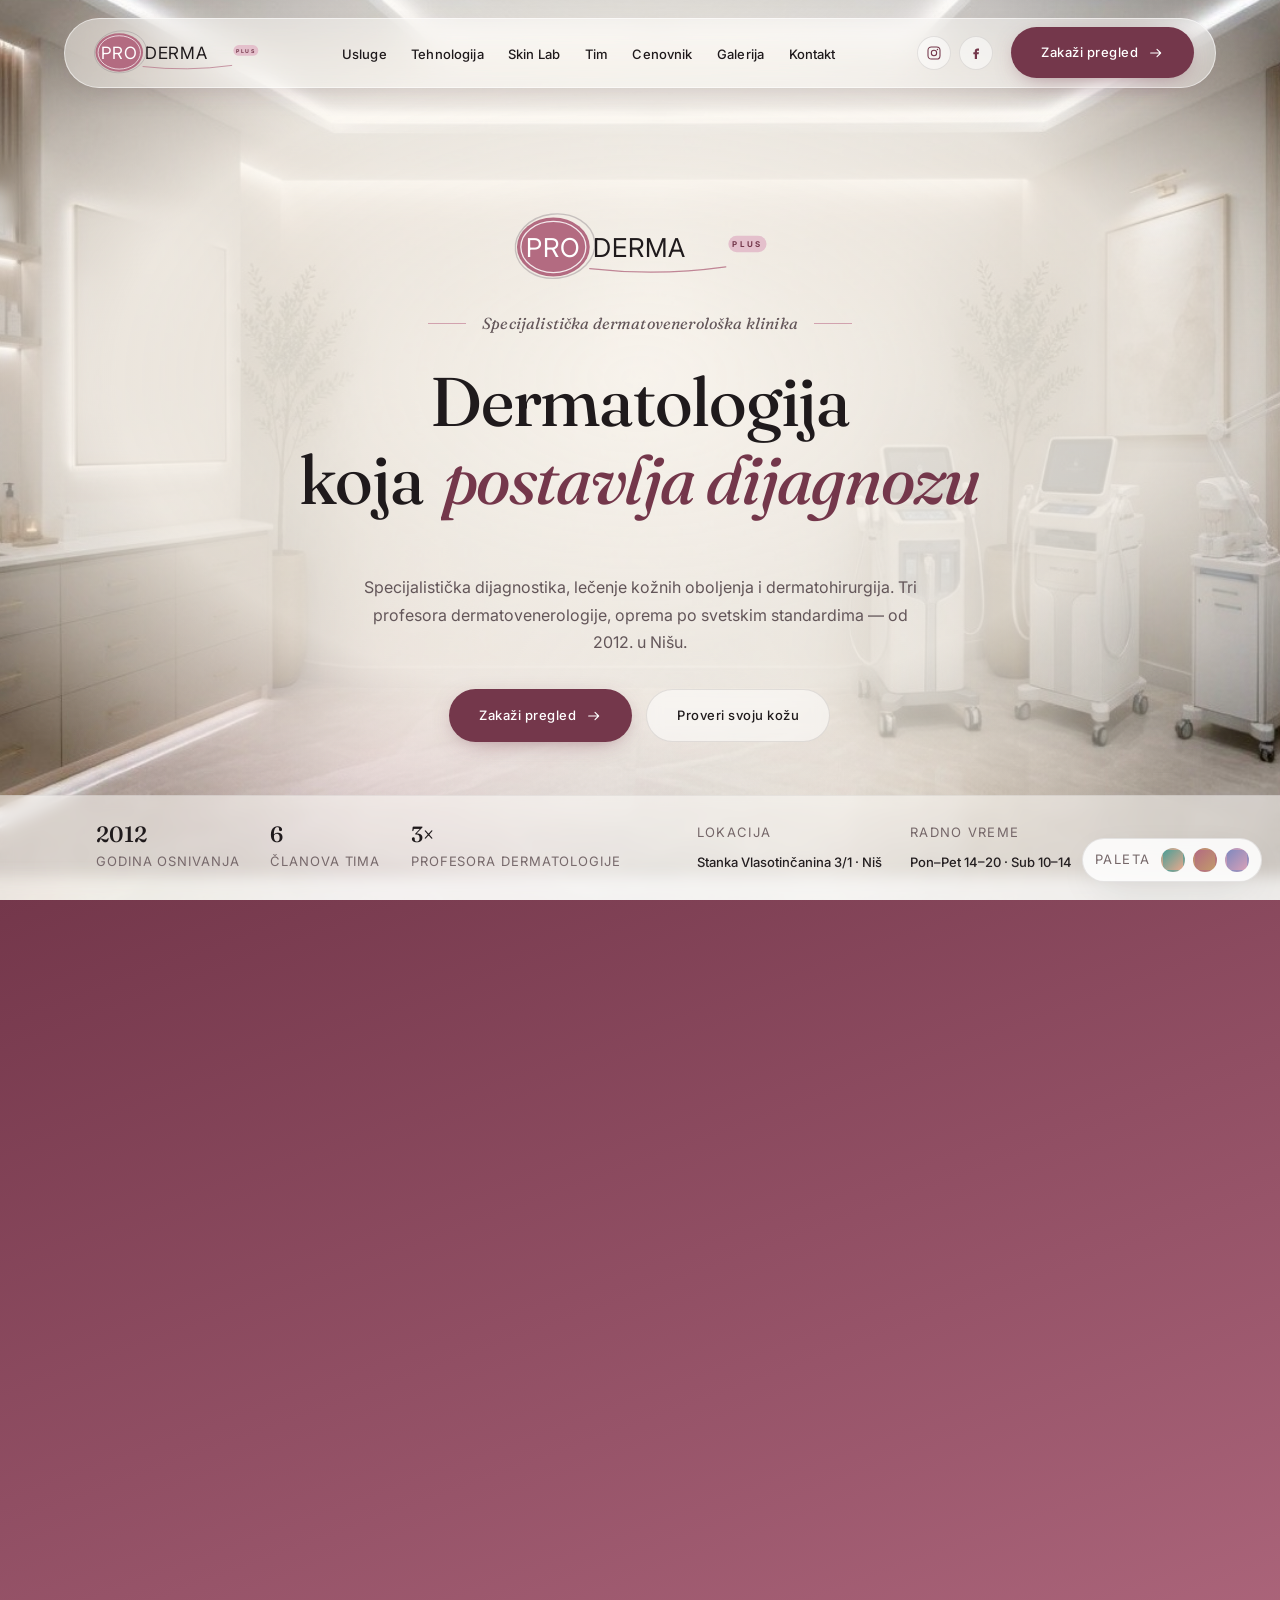
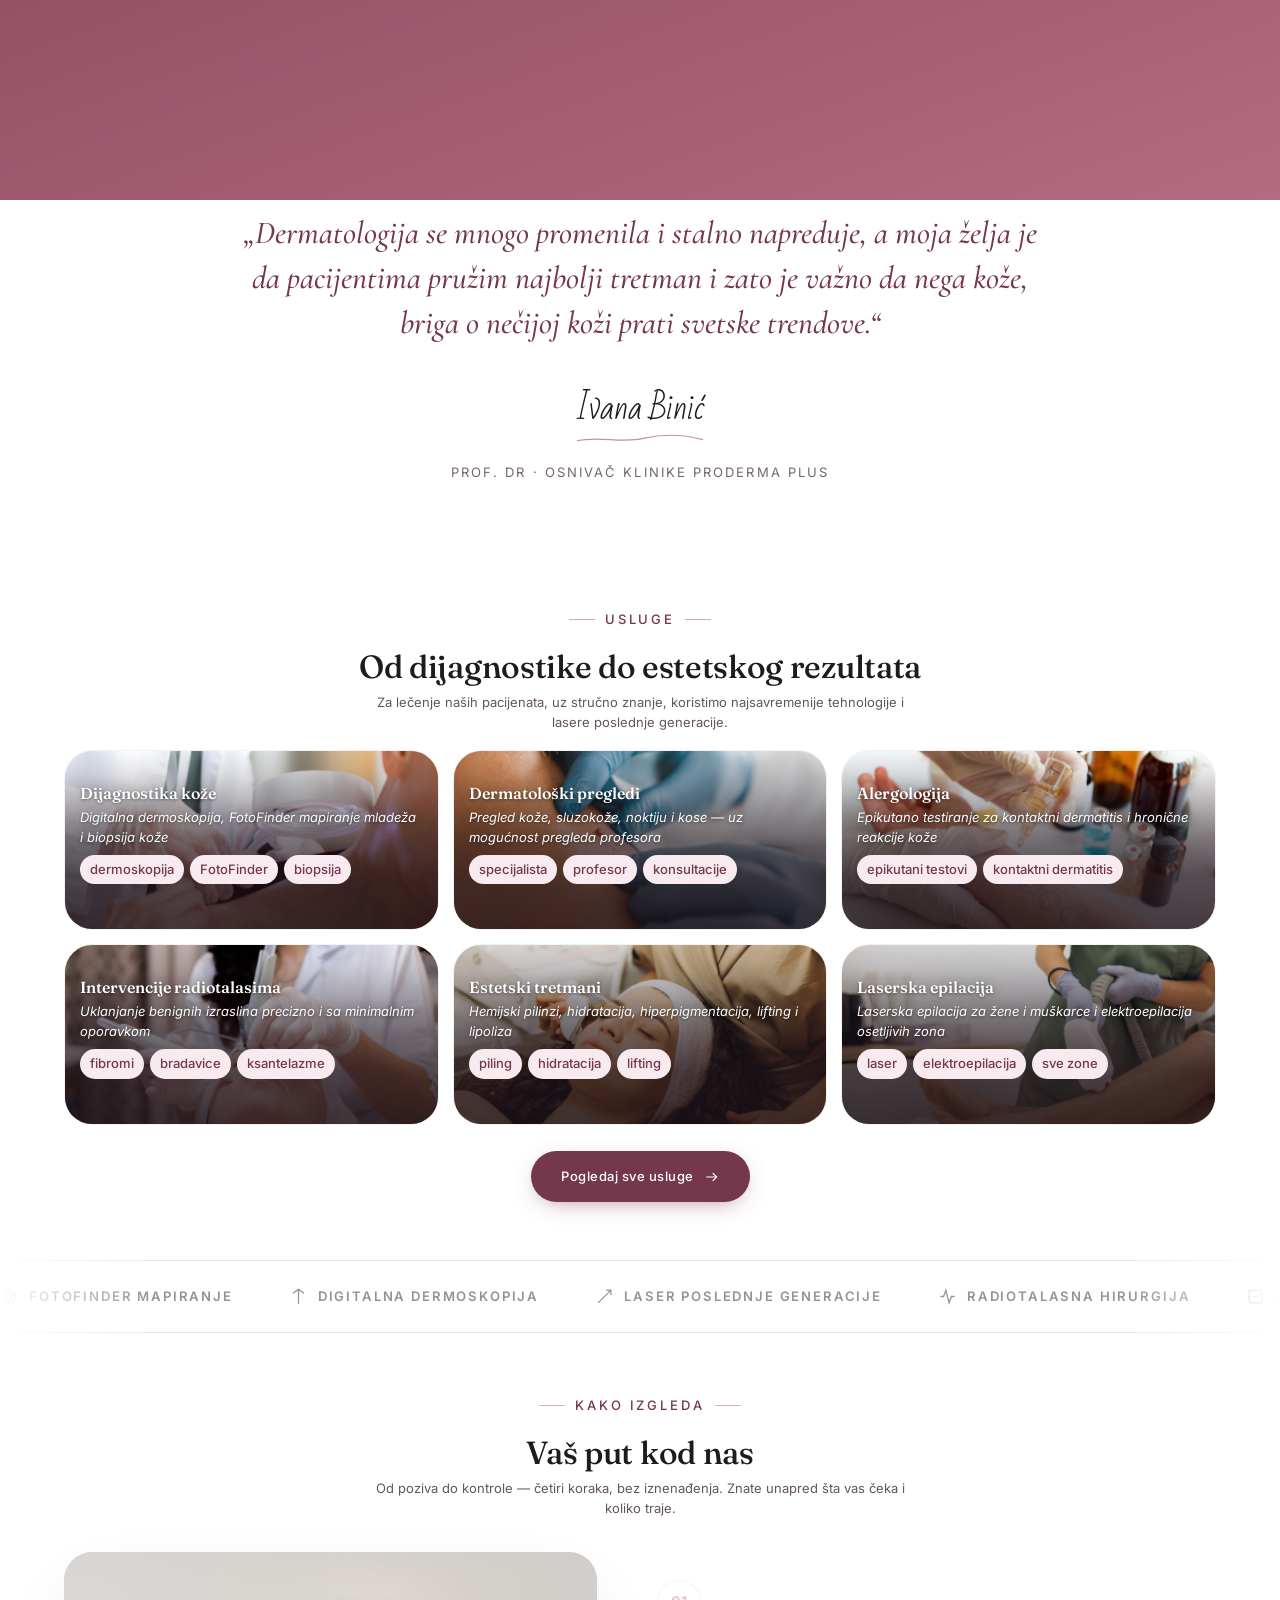
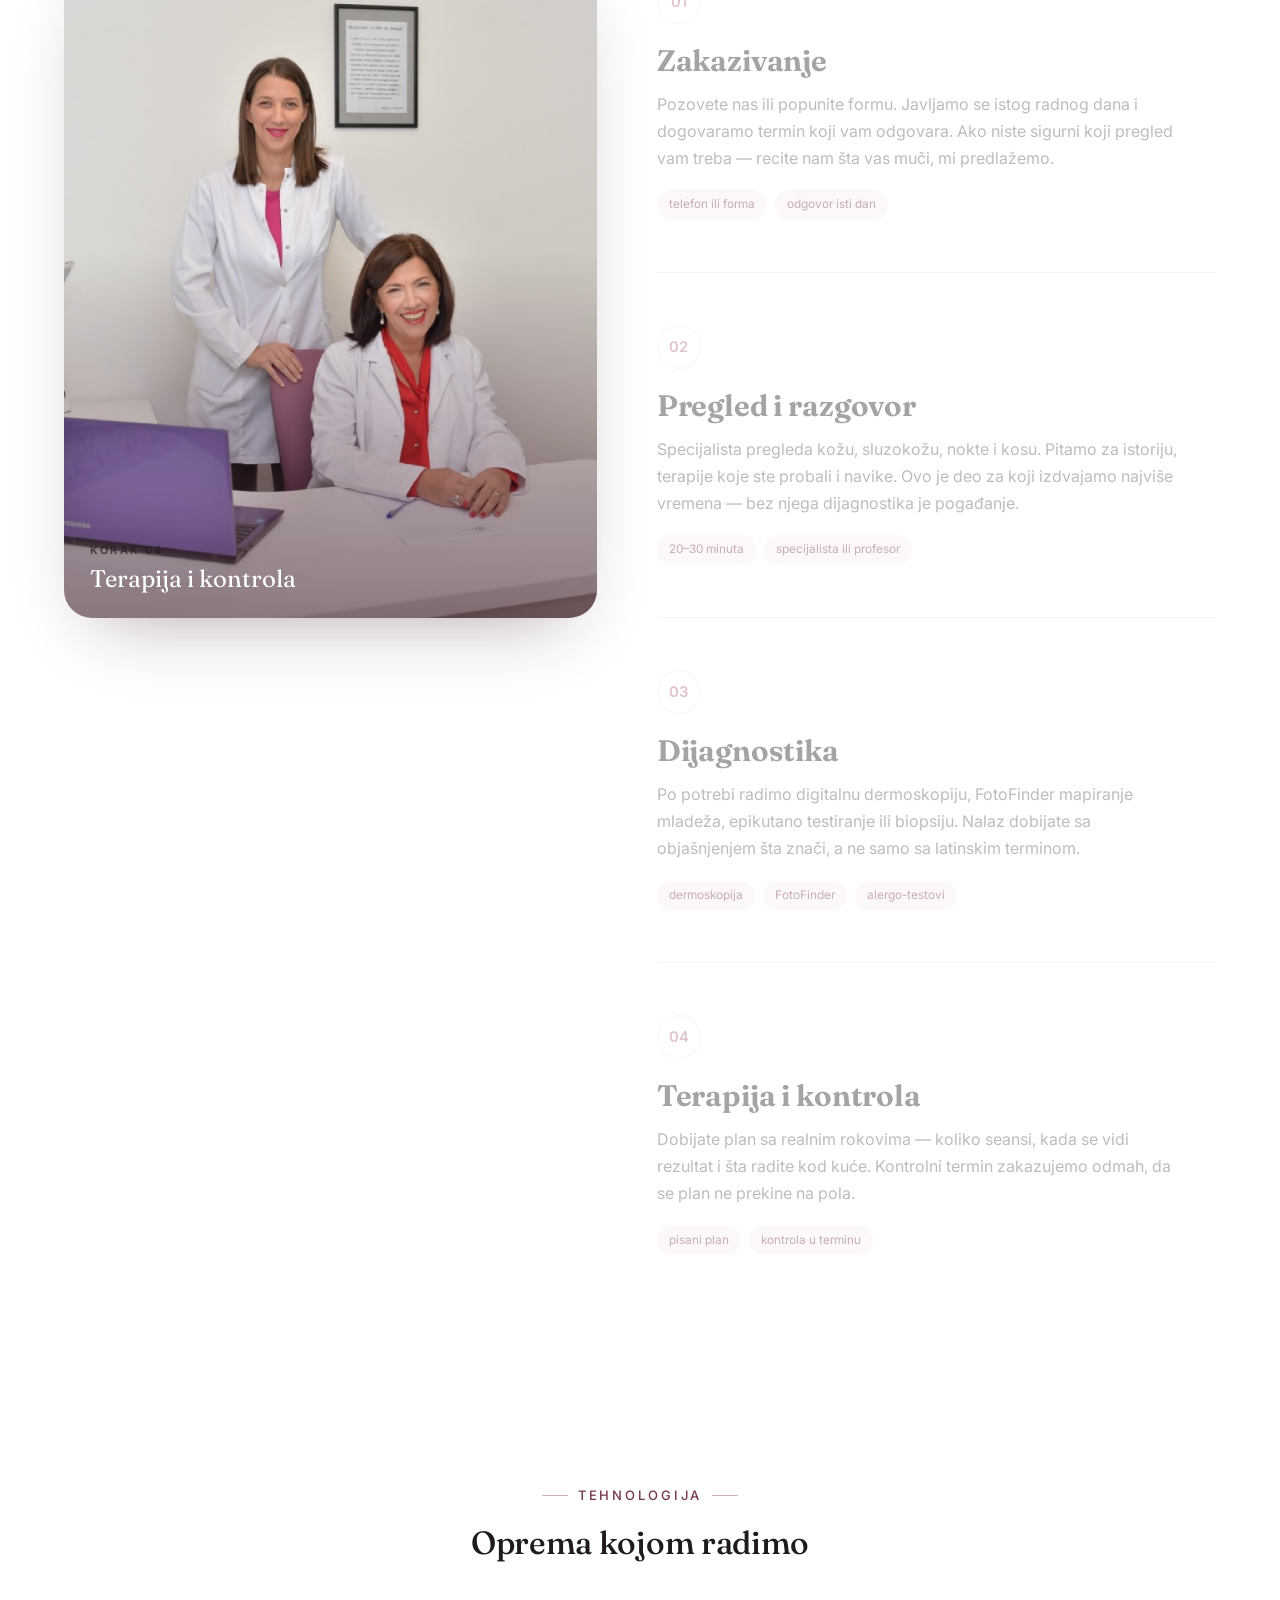
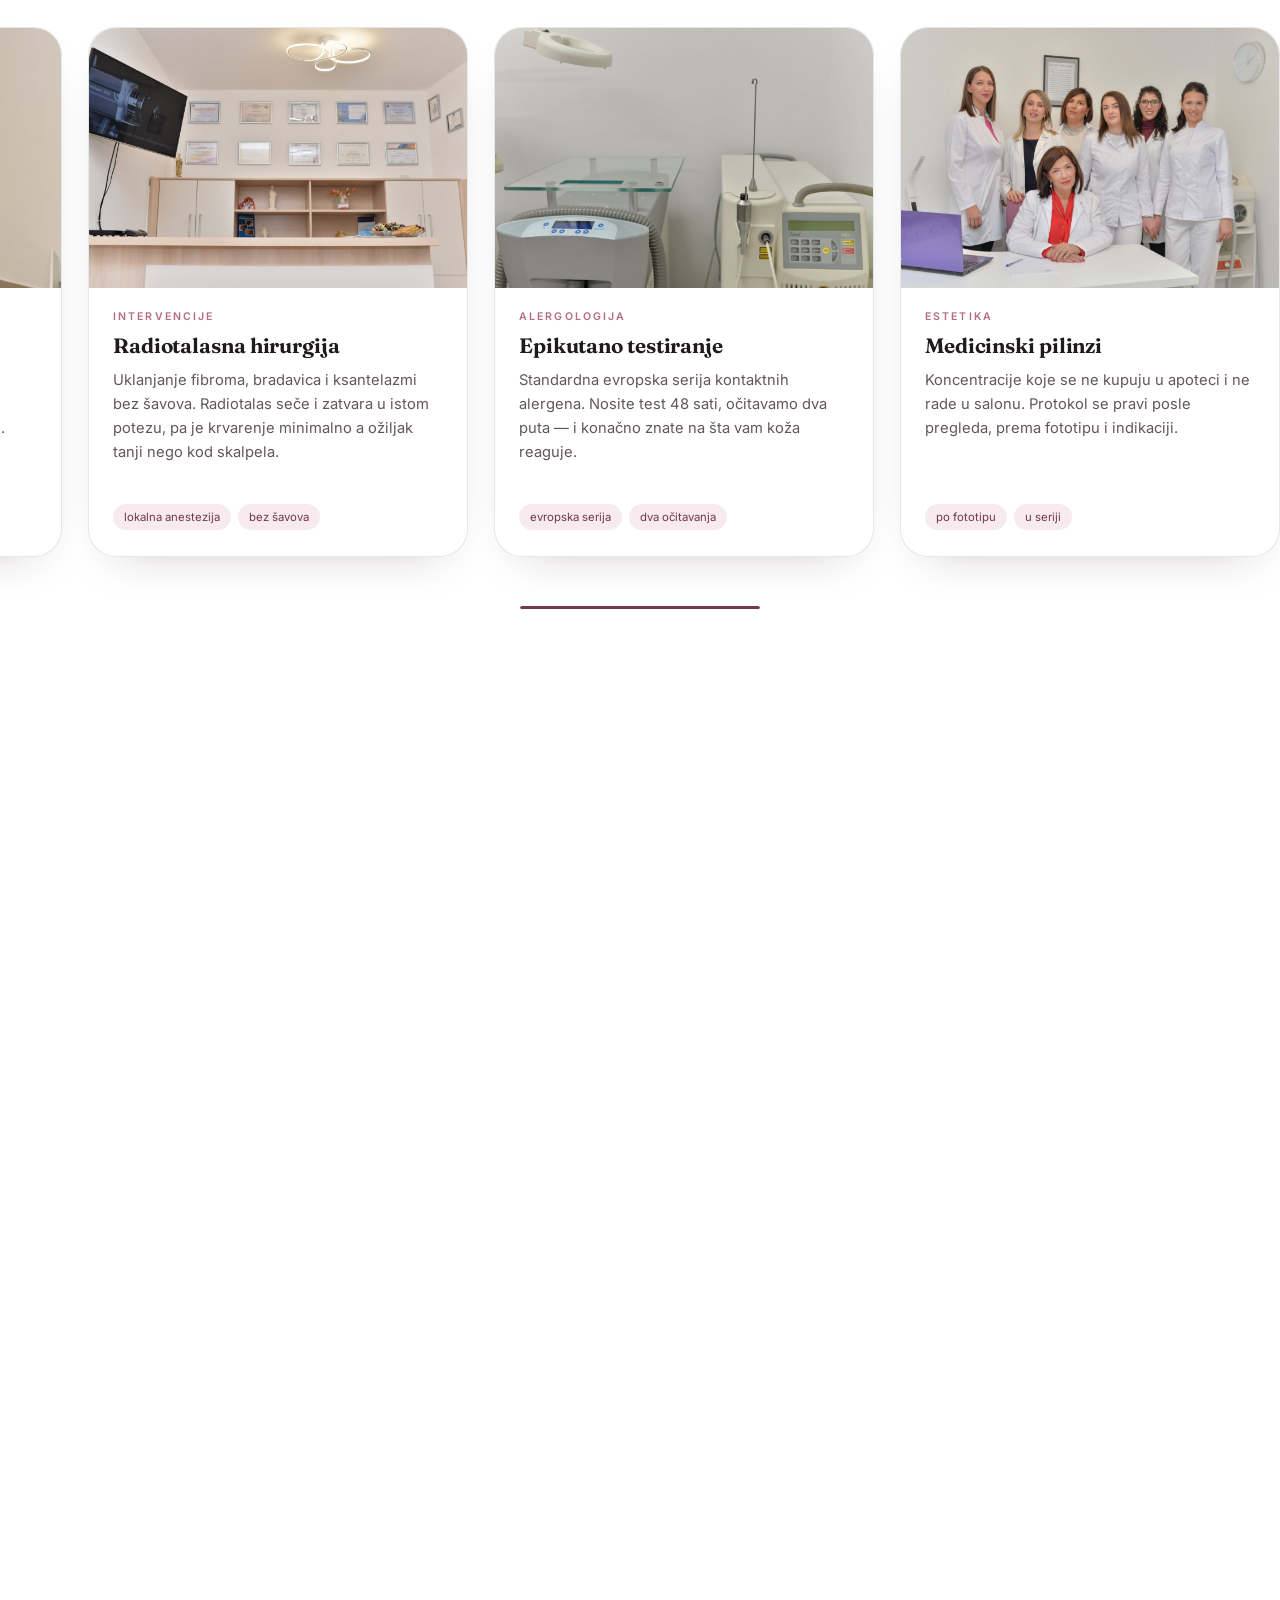
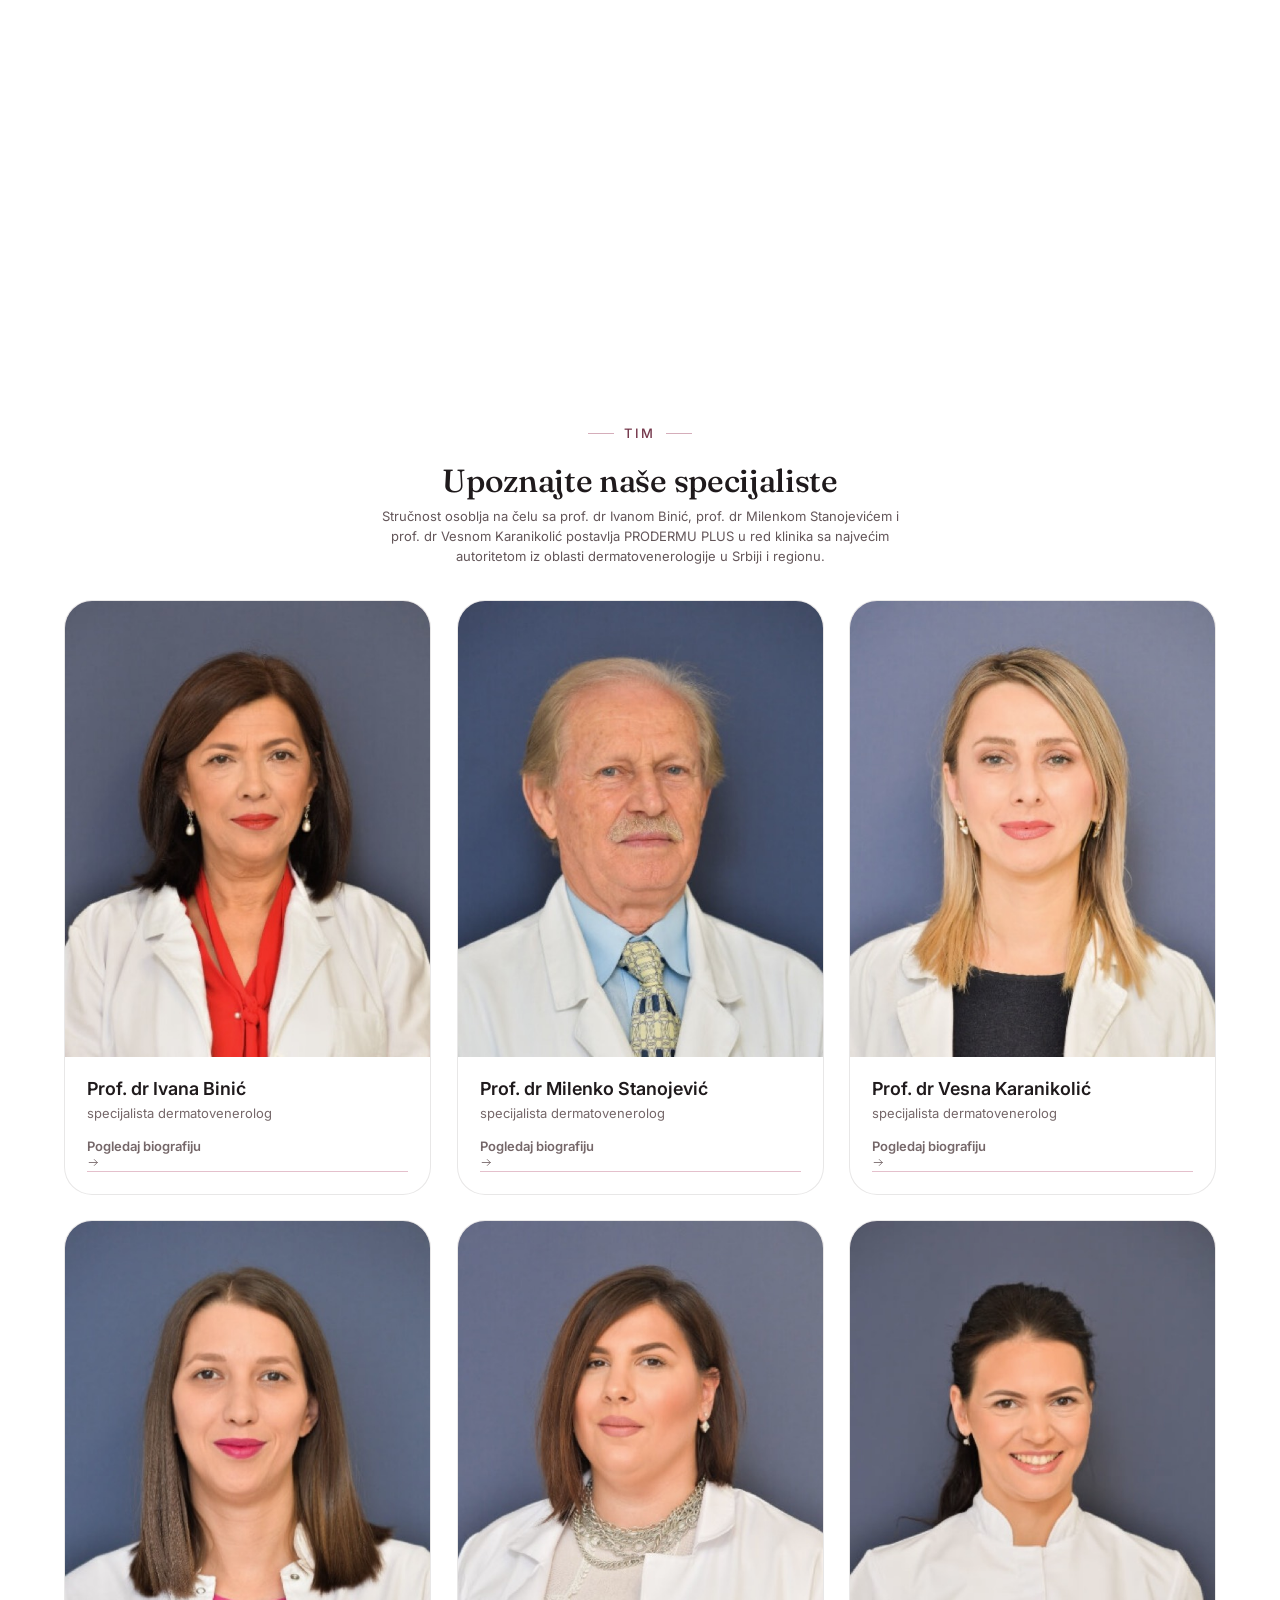
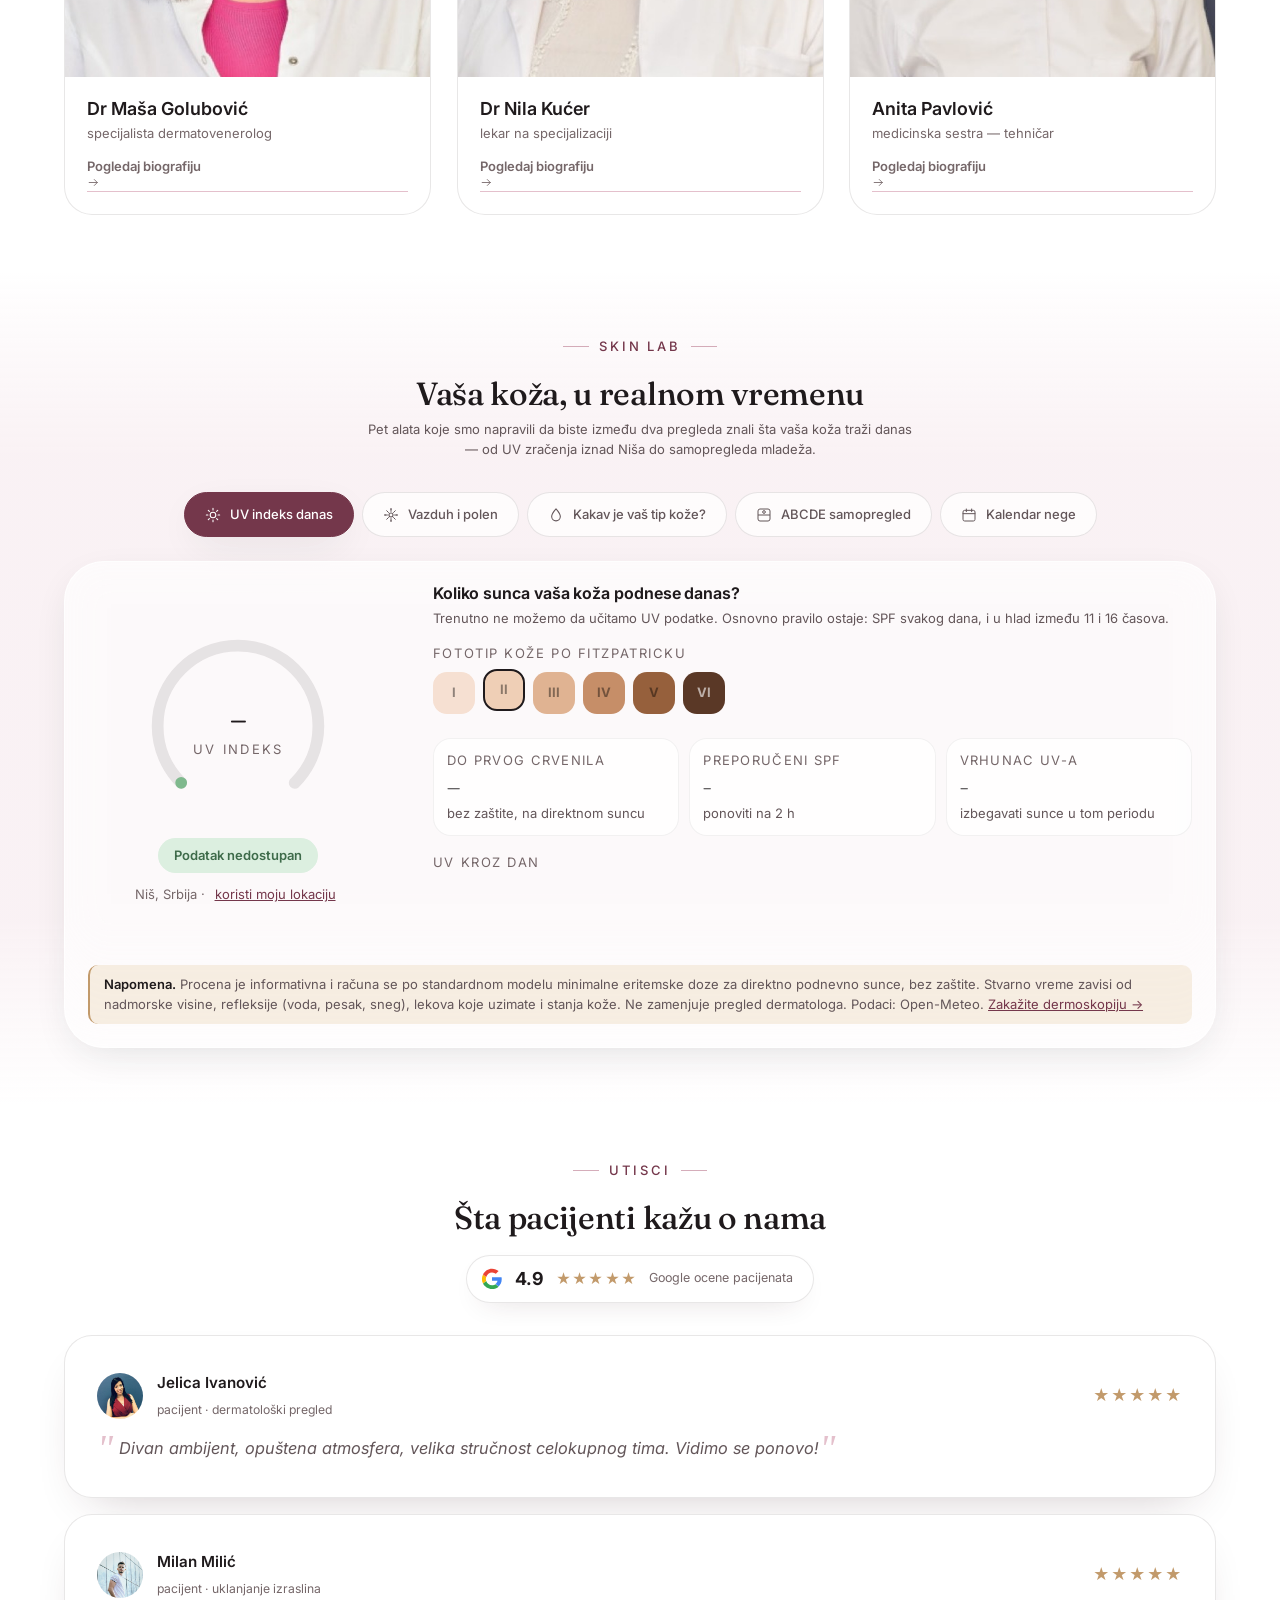
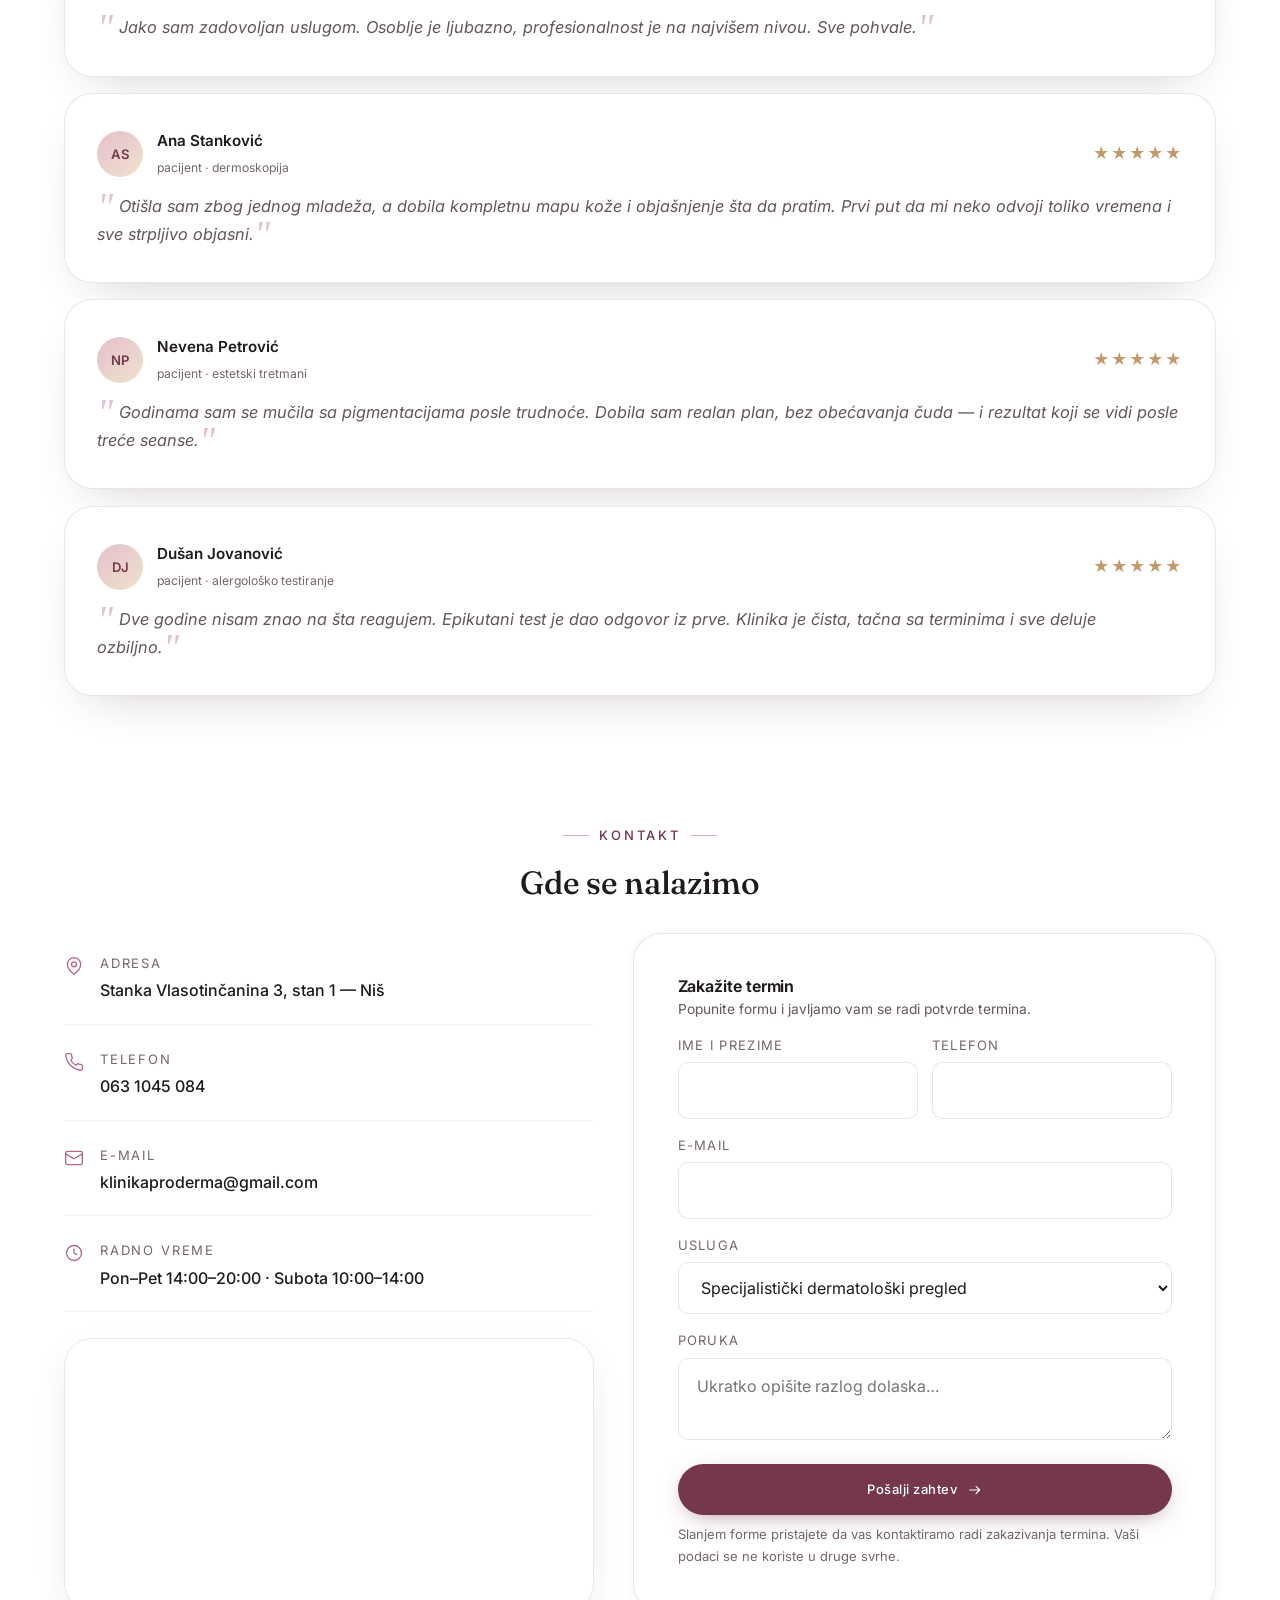
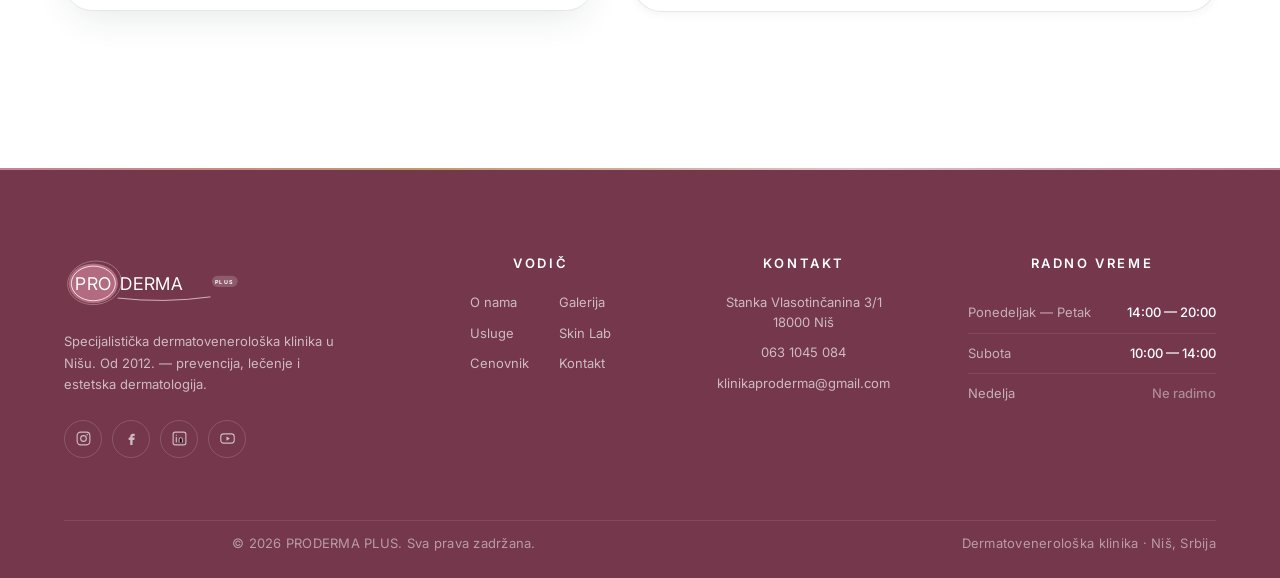
<file: index.html>
<!DOCTYPE html>
<html lang="sr">
<head>
<meta charset="utf-8">
<script>(function(){/* roze iz loga je sada zvanicna paleta */
try{var p=localStorage.getItem('pp-palette');}catch(e){}
document.documentElement.setAttribute('data-palette', p||'rose');})();</script>
<meta name="viewport" content="width=device-width, initial-scale=1">
<title>PRODERMA PLUS — Specijalistička dermatovenerološka klinika, Niš</title>
<meta name="description" content="PRODERMA PLUS Niš — od 2012. prevencija, lečenje kožnih oboljenja i estetska dermatologija. Digitalna dermoskopija, FotoFinder mapiranje, laserski i estetski tretmani. Tim na čelu sa prof. dr Ivanom Binić.">
<meta name="theme-color" content="#7E4A5C">

<meta property="og:type" content="website">
<meta property="og:locale" content="sr_RS">
<meta property="og:site_name" content="PRODERMA PLUS">
<meta property="og:title" content="PRODERMA PLUS — Specijalistička dermatovenerološka klinika, Niš">
<meta property="og:description" content="Nega kože sa potpisom. Dijagnostika, lečenje i estetska dermatologija u Nišu od 2012.">

<link rel="preconnect" href="https://fonts.googleapis.com">
<link rel="preconnect" href="https://fonts.gstatic.com" crossorigin>
<link href="https://fonts.googleapis.com/css2?family=Bad+Script&family=Cormorant+Garamond:ital,wght@0,400;0,500;0,600;1,400;1,500;1,600&family=Fraunces:ital,opsz,wght@0,9..144,380..620;1,9..144,380..560&family=Inter:wght@300;400;500;600;700&display=swap" rel="stylesheet">
<link rel="stylesheet" href="assets/css/style.css">
</head>
<body>

<!-- ============ PRELOADER ============ -->
<div class="preloader" id="preloader">
  <div style="display:grid;place-items:center">
    <svg class="pl-mark" viewBox="0 0 300 92" fill="none" xmlns="http://www.w3.org/2000/svg" aria-hidden="true">
      <use href="#logoFull"></use>
    </svg>
    <div class="pl-bar"><i></i></div>
  </div>
</div>

<!-- ============ POZADINSKI SLOJEVI ============ -->
<div class="scroll-bar" id="scrollBar" aria-hidden="true"></div>
<div class="grain" aria-hidden="true"></div>
<!-- ============ BIRAČ PALETE BOJA ============ -->
<div class="pal-switch" id="palSwitch">
  <span class="ps-l">Paleta</span>
  <button type="button" data-p="aqua" aria-label="Tirkiz paleta"></button>
  <button type="button" data-p="rose" aria-label="Roze paleta"></button>
  <button type="button" data-p="lilac" aria-label="Lila paleta"></button>
</div>
<!-- ============ SVG SPRITE: LOGO + IKONE ============ -->
<svg width="0" height="0" style="position:absolute" aria-hidden="true">
<defs>

  <!-- ===== PRODERMA PLUS — logo =====
       Rekonstrukcija originalnog znaka: dvostruki prsten (spoljni tanki
       sivi + puna roze elipsa sa belim unutrašnjim prstenom), "PRO" belo
       unutar znaka, "DERMA" u crnoj nastavlja wordmark, tanki potez
       ispod. Dodat PLUS badge. -->
  <g id="logoFull">
    <ellipse cx="52" cy="44" rx="46" ry="37" fill="none" stroke="#9B9498" stroke-width="1.6"
             opacity=".5" transform="rotate(-7 52 44)"/>
    <ellipse cx="50" cy="45" rx="42" ry="34" fill="var(--brand)"/>
    <ellipse cx="50" cy="45" rx="37.5" ry="29.5" fill="none" stroke="#fff" stroke-width="1.5" opacity=".85"/>
    <text x="50" y="56" text-anchor="middle" font-family="Inter, Helvetica, sans-serif"
          font-size="30" font-weight="400" letter-spacing="1" fill="#fff">PRO</text>
    <text x="96" y="56" font-family="Inter, Helvetica, sans-serif" font-size="30"
          font-weight="400" letter-spacing="1" fill="var(--ink)">DERMA</text>
    <path d="M92 70 Q170 79 249 68" fill="none" stroke="var(--brand)" stroke-width="1.5"
          stroke-linecap="round" opacity=".8"/>
    <g transform="translate(252,32)">
      <rect x="0" y="0" width="44" height="19" rx="9.5" fill="var(--brand-soft)"/>
      <text x="22" y="13.4" text-anchor="middle" font-family="Inter, sans-serif" font-size="9.2"
            font-weight="700" letter-spacing="2.6" fill="var(--brand-deep)">PLUS</text>
    </g>
  </g>

  <!-- ===== varijanta za tamnu podlogu (futer) ===== -->
  <g id="logoLight">
    <ellipse cx="52" cy="44" rx="46" ry="37" fill="none" stroke="rgba(255,255,255,.3)"
             stroke-width="1.6" transform="rotate(-7 52 44)"/>
    <ellipse cx="50" cy="45" rx="42" ry="34" fill="var(--brand)"/>
    <ellipse cx="50" cy="45" rx="37.5" ry="29.5" fill="none" stroke="rgba(255,255,255,.9)" stroke-width="1.5"/>
    <text x="50" y="56" text-anchor="middle" font-family="Inter, Helvetica, sans-serif"
          font-size="30" font-weight="400" letter-spacing="1" fill="#fff">PRO</text>
    <text x="96" y="56" font-family="Inter, Helvetica, sans-serif" font-size="30"
          font-weight="400" letter-spacing="1" fill="#fff">DERMA</text>
    <path d="M92 70 Q170 79 249 68" fill="none" stroke="var(--brand-soft)" stroke-width="1.5"
          stroke-linecap="round"/>
    <g transform="translate(252,32)">
      <rect x="0" y="0" width="44" height="19" rx="9.5" fill="rgba(255,255,255,.18)"/>
      <text x="22" y="13.4" text-anchor="middle" font-family="Inter, sans-serif" font-size="9.2"
            font-weight="700" letter-spacing="2.6" fill="#fff">PLUS</text>
    </g>
  </g>

  <!-- ===== ikone ===== -->
  <g id="iPhone"><path d="M22 16.9v3a2 2 0 0 1-2.2 2 19.8 19.8 0 0 1-8.6-3.1 19.5 19.5 0 0 1-6-6 19.8 19.8 0 0 1-3.1-8.7A2 2 0 0 1 4.1 2h3a2 2 0 0 1 2 1.7c.1 1 .4 1.9.7 2.8a2 2 0 0 1-.5 2.1L8.1 9.9a16 16 0 0 0 6 6l1.3-1.3a2 2 0 0 1 2.1-.4c.9.3 1.8.6 2.8.7a2 2 0 0 1 1.7 2z" fill="none" stroke="currentColor" stroke-width="1.6" stroke-linecap="round" stroke-linejoin="round"/></g>
  <g id="iMail"><rect x="2" y="4" width="20" height="16" rx="2" fill="none" stroke="currentColor" stroke-width="1.6"/><path d="m2 7 10 6 10-6" fill="none" stroke="currentColor" stroke-width="1.6" stroke-linecap="round"/></g>
  <g id="iPin"><path d="M20 10c0 6-8 12-8 12s-8-6-8-12a8 8 0 0 1 16 0z" fill="none" stroke="currentColor" stroke-width="1.6"/><circle cx="12" cy="10" r="3" fill="none" stroke="currentColor" stroke-width="1.6"/></g>
  <g id="iClock"><circle cx="12" cy="12" r="9" fill="none" stroke="currentColor" stroke-width="1.6"/><path d="M12 7v5l3.2 2" fill="none" stroke="currentColor" stroke-width="1.6" stroke-linecap="round"/></g>
  <g id="iCheck"><path d="m4 12.5 5 5L20 6.5" fill="none" stroke="currentColor" stroke-width="1.8" stroke-linecap="round" stroke-linejoin="round"/></g>
  <g id="iShield"><path d="M12 2.5 4 6v6c0 5 3.4 8.6 8 9.5 4.6-.9 8-4.5 8-9.5V6z" fill="none" stroke="currentColor" stroke-width="1.5"/><path d="m8.8 12 2.2 2.2 4.2-4.4" fill="none" stroke="currentColor" stroke-width="1.5" stroke-linecap="round"/></g>
  <g id="iScan"><rect x="3" y="3" width="18" height="18" rx="3" fill="none" stroke="currentColor" stroke-width="1.5"/><path d="M3 12h18" stroke="currentColor" stroke-width="1.5"/><circle cx="12" cy="7.5" r="2" fill="none" stroke="currentColor" stroke-width="1.5"/></g>
  <g id="iSun"><circle cx="12" cy="12" r="4.2" fill="none" stroke="currentColor" stroke-width="1.6"/><path d="M12 2v2.4M12 19.6V22M2 12h2.4M19.6 12H22M4.9 4.9l1.7 1.7M17.4 17.4l1.7 1.7M19.1 4.9l-1.7 1.7M6.6 17.4l-1.7 1.7" stroke="currentColor" stroke-width="1.6" stroke-linecap="round"/></g>
  <g id="iDrop"><path d="M12 2.7S5.5 9.8 5.5 14.3a6.5 6.5 0 0 0 13 0C18.5 9.8 12 2.7 12 2.7z" fill="none" stroke="currentColor" stroke-width="1.6" stroke-linejoin="round"/></g>
  <g id="iSpark"><path d="M12 2.5 14 9l6.5 2-6.5 2-2 6.5-2-6.5L3.5 11 10 9z" fill="none" stroke="currentColor" stroke-width="1.5" stroke-linejoin="round"/></g>
  <g id="iLaser"><path d="M12 2v7M12 15v7M4.9 6.4l4.3 3.1M14.8 14.5l4.3 3.1M19.1 6.4l-4.3 3.1M9.2 14.5l-4.3 3.1" stroke="currentColor" stroke-width="1.6" stroke-linecap="round"/><circle cx="12" cy="12" r="2.6" fill="none" stroke="currentColor" stroke-width="1.6"/></g>
  <g id="iCal"><rect x="3" y="5" width="18" height="16" rx="2.5" fill="none" stroke="currentColor" stroke-width="1.5"/><path d="M3 10h18M8 3v4M16 3v4" stroke="currentColor" stroke-width="1.5" stroke-linecap="round"/></g>
  <g id="iSearch"><circle cx="11" cy="11" r="7" fill="none" stroke="currentColor" stroke-width="1.6"/><path d="m16.5 16.5 4 4" stroke="currentColor" stroke-width="1.6" stroke-linecap="round"/></g>
  <g id="iQuote"><path d="M0 30V17.5C0 7.8 5.4 1.6 15.6 0l1.9 4.6c-5.3 1.5-8 4.4-8 8.6h6.1V30H0zm22.5 0V17.5C22.5 7.8 27.9 1.6 38.1 0L40 4.6c-5.3 1.5-8 4.4-8 8.6h6.1V30H22.5z" fill="currentColor"/></g>
  <g id="iArr"><path d="M4 12h15m-5.5-5.5L19 12l-5.5 5.5" fill="none" stroke="currentColor" stroke-width="1.6" stroke-linecap="round" stroke-linejoin="round"/></g>
  <g id="iWind"><path d="M3 8.5h10.5a3 3 0 1 0-3-3M3 12.5h15a3 3 0 1 1-3 3M3 16.5h8a2.5 2.5 0 1 1-2.5 2.5" fill="none" stroke="currentColor" stroke-width="1.6" stroke-linecap="round" stroke-linejoin="round"/></g>
  <g id="iPollen"><circle cx="12" cy="12" r="3" fill="none" stroke="currentColor" stroke-width="1.6"/><path d="M12 3v3.6M12 17.4V21M3 12h3.6M17.4 12H21M5.6 5.6l2.6 2.6M15.8 15.8l2.6 2.6M18.4 5.6l-2.6 2.6M8.2 15.8l-2.6 2.6" stroke="currentColor" stroke-width="1.5" stroke-linecap="round"/><circle cx="12" cy="3" r="1.2" fill="currentColor"/><circle cx="21" cy="12" r="1.2" fill="currentColor"/><circle cx="12" cy="21" r="1.2" fill="currentColor"/><circle cx="3" cy="12" r="1.2" fill="currentColor"/></g>
  <g id="iIG"><rect x="3" y="3" width="18" height="18" rx="5" fill="none" stroke="currentColor" stroke-width="1.6"/><circle cx="12" cy="12" r="4" fill="none" stroke="currentColor" stroke-width="1.6"/><circle cx="17.2" cy="6.8" r="1.1" fill="currentColor"/></g>
  <g id="iFB"><path d="M14 8.5h2.5V5.2H14c-2.2 0-3.8 1.7-3.8 3.9v1.6H8v3.3h2.2V21h3.3v-7h2.4l.6-3.3h-3V9.1c0-.4.2-.6.5-.6z" fill="currentColor"/></g>
  <g id="iIn"><rect x="3" y="3" width="18" height="18" rx="3" fill="none" stroke="currentColor" stroke-width="1.6"/><path d="M7.5 10.5V17M7.5 7.3v.1M11.5 17v-3.6c0-1.4 1-2.4 2.3-2.4s2.2 1 2.2 2.4V17" stroke="currentColor" stroke-width="1.6" stroke-linecap="round"/></g>
  <g id="iYT"><rect x="2.5" y="5.5" width="19" height="13" rx="4" fill="none" stroke="currentColor" stroke-width="1.6"/><path d="m10.5 9 5 3-5 3z" fill="currentColor"/></g>
</defs>
</svg>

<!-- ============ TOPBAR ============ -->
<div class="topbar">
  <div class="wrap">
    <span class="tb-claim">Specijalistička dermatovenerološka klinika — Niš · od 2012.</span>
    <div class="tb-socials">
      <a href="tel:0631045084">063 1045 084</a>
      <a href="https://www.instagram.com/klinikaproderma/" target="_blank" rel="noopener" aria-label="Instagram"><svg width="15" height="15" viewBox="0 0 24 24"><use href="#iIG"/></svg></a>
      <a href="https://www.facebook.com/klinikaprodermanis/" target="_blank" rel="noopener" aria-label="Facebook"><svg width="15" height="15" viewBox="0 0 24 24"><use href="#iFB"/></svg></a>
      <a href="https://www.linkedin.com/in/klinika-proderma-68b57219b/" target="_blank" rel="noopener" aria-label="LinkedIn"><svg width="15" height="15" viewBox="0 0 24 24"><use href="#iIn"/></svg></a>
    </div>
  </div>
</div>

<!-- ============ HEADER ============ -->
<header class="site-header" id="header">
  <div class="wrap">
    <nav class="nav">
      <a class="brand" href="/" aria-label="PRODERMA PLUS — početna">
        <svg viewBox="0 0 300 92" role="img"><title>PRODERMA PLUS</title><use href="#logoFull"/></svg>
      </a>

      <ul class="nav-links">
        <li><a href="#usluge">Usluge</a></li>
        <li><a href="#tehnologija">Tehnologija</a></li>
        <li><a href="#skin-lab">Skin Lab</a></li>
        <li><a href="#tim">Tim</a></li>
        <li><a href="cenovnik.html">Cenovnik</a></li>
	<li><a href="galerija.html">Galerija</a></li>
        <li><a href="#kontakt">Kontakt</a></li>
      </ul>

      <div class="nav-cta">
        <span class="nav-social">
          <a href="https://www.instagram.com/klinikaproderma/" target="_blank" rel="noopener" aria-label="Instagram"><svg viewBox="0 0 24 24"><use href="#iIG"/></svg></a>
          <a href="https://www.facebook.com/klinikaproderma" target="_blank" rel="noopener" aria-label="Facebook"><svg viewBox="0 0 24 24"><use href="#iFB"/></svg></a>
        </span>
        <a class="btn" href="#kontakt" data-magnetic>Zaka&#382;i pregled <svg class="arr" width="16" height="16" viewBox="0 0 24 24"><use href="#iArr"/></svg></a>
        <button class="burger" id="burger" aria-label="Meni" aria-expanded="false"><span></span></button>
      </div>
    </nav>
  </div>
</header>

<div class="mobile-menu" id="mobileMenu">
  <div class="mm-top">
    <a class="brand" href="/" aria-label="PRODERMA PLUS — početna">
      <svg viewBox="0 0 300 92" role="img"><title>PRODERMA PLUS</title><use href="#logoFull"/></svg>
    </a>
    <button class="mm-close" id="mmClose" type="button" aria-label="Zatvori meni"></button>
  </div>
  <nav class="mm-links">
    <a href="#o-nama">O nama</a>
    <a href="#usluge">Usluge</a>
    <a href="#tehnologija">Tehnologija</a>
    <a href="#skin-lab">Skin Lab</a>
    <a href="#tim">Tim</a>
    <a href="galerija.html">Galerija</a>
    <a href="cenovnik.html">Cenovnik</a>
    <a href="#kontakt">Kontakt</a>
  </nav>
  <div class="mm-foot">
    <div class="mm-contact">
      <p><strong>063 1045 084</strong><br>klinikaproderma@gmail.com<br>Stanka Vlasotinčanina 3/1, Niš</p>
    </div>
    <a class="btn" href="tel:0631045084">Pozovite nas</a>
  </div>
</div>

<main>

<!-- ============ HERO ============ -->
<section class="hero" id="hero">

  <!-- POZADINA HEROJA -----------------------------------------------------
       Režim A (podrazumevani): jedna široka fotografija preko celog heroja.
         -> stavi sliku u assets/img/hero-full.jpg  (vidi FOTO-SPECIFIKACIJA.md)
       Režim B (rezerva): dve fotografije koje cure preko leve i desne ivice.
         -> aktivira se sam ako hero-full.jpg ne postoji
       Ako nema nijedne, ostaje mekani preliv iz CSS-a — nikad prazan hero. -->
  <div class="hero-photo" aria-hidden="true">
    <img data-fallback src="assets/img/hero-full.jpg" alt="">
  </div>

  <div class="hero-bleed hero-bleed--l" aria-hidden="true">
    <img data-fallback src="assets/img/hero-levo.jpg"
         data-remote="https://proderma.rs/wp-content/uploads/2022/07/proderma-ord01-res.jpg" alt="">
  </div>
  <div class="hero-bleed hero-bleed--r" aria-hidden="true">
    <img data-fallback src="assets/img/hero-desno.jpg"
         data-remote="https://proderma.rs/wp-content/uploads/2022/07/VAK_6209.jpg" alt="">
  </div>

  <div class="wrap hero-inner">
    <svg class="hero-logo" viewBox="0 0 300 92" role="img" aria-label="PRODERMA PLUS"><use href="#logoFull"/></svg>

    <span class="hero-eyebrow">Specijalisti&#269;ka dermatovenerolo&#353;ka klinika</span>

    <h1 class="hero-h1">
      <span class="ln"><span data-letters>Dermatologija</span></span>
      <span class="ln">
        <span data-letters>koja</span>
        <span class="rot" id="heroRot" aria-live="off">
          <em class="rot-w on">postavlja dijagnozu</em>
          <em class="rot-w">le&#269;i uzrok</em>
          <em class="rot-w">prati promene</em>
          <em class="rot-w">daje odgovor</em>
        </span>
      </span>
    </h1>

    <p class="hero-sub">
      Specijalisti&#269;ka dijagnostika, le&#269;enje ko&#382;nih oboljenja i dermatohirurgija.
      Tri profesora dermatovenerologije, oprema po svetskim standardima &mdash; od 2012. u Ni&#353;u.
    </p>

    <div class="hero-actions">
      <a class="btn" href="#kontakt" data-magnetic>Zaka&#382;i pregled <svg class="arr" width="16" height="16" viewBox="0 0 24 24"><use href="#iArr"/></svg></a>
      <a class="btn btn--ghost" href="#skin-lab">Proveri svoju ko&#382;u</a>
    </div>
  </div>

  <!-- donja traka: brojke + praktični podaci -->
  <div class="hero-strip">
    <div class="wrap hero-strip-in">
      <div class="hs-stats">
        <div class="hm"><b data-count="2012" data-plain>2012</b><span>Godina osnivanja</span></div>
        <div class="hm"><b data-count="6">0</b><span>Članova tima</span></div>
        <div class="hm"><b data-count="3" data-suffix="×">0</b><span>Profesora dermatologije</span></div>
      </div>
      <div class="hs-info">
        <div><span>Lokacija</span><b>Stanka Vlasotinčanina 3/1 &middot; Niš</b></div>
        <div><span>Radno vreme</span><b>Pon&ndash;Pet 14&ndash;20 &middot; Sub 10&ndash;14</b></div>
      </div>
    </div>
  </div>
</section>

<!-- ============ O NAMA ============ -->
<section class="section" id="o-nama">
  <div class="wrap sec-head sec-head--bare" data-reveal>
    <span class="eyebrow eyebrow--center">O nama</span>
  </div>
  <div class="wrap grid about-grid">
    <div class="about-media" data-reveal>
      <img data-fallback src="assets/img/ivana-binic.jpg"
           data-remote="https://proderma.rs/wp-content/uploads/2022/07/ivana-binic-6186.jpg"
           alt="Prof. dr Ivana Binić — klinika PRODERMA PLUS Niš" loading="lazy">
    </div>

    <div class="about-copy" data-reveal>
      <h2>Dobrodošli u <em style="font-style:italic;color:var(--brand-deep)">Prodermu Plus</em></h2>
      <p class="lead" style="margin-top:18px">
        Dermatovenerološka klinika PRODERMA PLUS od 2012. godine pruža savete dermatologa i bavi se
        prevencijom, lečenjem kožnih oboljenja i rešavanjem estetskih problema vaše kože.
      </p>
      <p>
        O kvalitetu naših usluga najbolje govori veliki broj pacijenata koji su nam već ukazali svoje poverenje.
        Raspolažemo savremenom opremom koja ispunjava najnovije svetske standarde i pružamo usluge koje prate
        svetske trendove u dijagnostici i rešavanju kožnih problema — dermatološkim intervencijama, estetskim
        i laserskim tretmanima.
      </p>

      <div class="about-tabs" role="tablist">
        <button class="on" data-atab="0" role="tab">Usluge</button>
        <button data-atab="1" role="tab">Pregledi i saveti</button>
        <button data-atab="2" role="tab">Ordinacija</button>
      </div>

      <div class="about-panel on" data-apanel="0">
        <p>Kompletan spisak naših usluga nalazi se u okviru cenovnika. Ovo su samo neke od usluga koje nudimo:</p>
        <p><strong>digitalna dermoskopija, FotoFinder mapiranje, alergološko epikutano testiranje, biopsija kože,
        uklanjanje benignih izraslina radiotalasima, hemijski piling, tretman hidratacije, tretman hiperpigmentacije,
        elektroepilacija, lipoliza, lifting, laserska epilacija žena i muškaraca…</strong></p>
      </div>
      <div class="about-panel" data-apanel="1">
        <p>Prilikom specijalističkih dermatoveneroloških pregleda možete dobiti sve informacije o promenama na koži,
        njihovom lečenju, neophodnim intervencijama i estetskim i laserskim tretmanima.</p>
        <p>U našoj klinici možete zahtevati i <strong>pregled profesora</strong>. Dobrodošli u vašu
        <strong>PRODERMU PLUS</strong> — kliniku sa potpisom.</p>
      </div>
      <div class="about-panel" data-apanel="2">
        <p>Klinika se nalazi u Nišu, ul. Stanka Vlasotinčanina 3/1 — na idealnom mestu u gradu, izolovana od gradske
        gužve i buke, saobraćajno lako pristupna i nadomak centralnog gradskog jezgra.</p>
        <div class="hrs">
          <div class="hrs-t">Radno vreme</div>
          <div class="hrs-r" data-day="pon-pet"><span>Ponedeljak &ndash; petak</span><b>14:00 &ndash; 20:00</b></div>
          <div class="hrs-r" data-day="sub"><span>Subota</span><b>10:00 &ndash; 14:00</b></div>
          <div class="hrs-r hrs-r--off" data-day="ned"><span>Nedelja</span><b>ne radimo</b></div>
          <p class="hrs-now" id="hrsNow" hidden><i></i><span></span></p>
        </div>
      </div>

      <div style="display:flex;gap:12px;flex-wrap:wrap;margin-top:26px">
        <a class="btn" href="#usluge" data-magnetic>Pogledaj usluge <svg class="arr" width="16" height="16" viewBox="0 0 24 24"><use href="#iArr"/></svg></a>
        <a class="btn btn--ghost" href="cenovnik.html">Cenovnik</a>
      </div>
    </div>
  </div>
</section>

<!-- ============ CITAT ============ -->
<section class="section quote-sec">
  <div class="wrap">
    <figure class="hw" id="hwQuote">
      <blockquote class="hw-q">
        <span class="hw-l">&bdquo;Dermatologija se mnogo promenila i stalno napreduje, a moja želja je</span>
        <span class="hw-l">da pacijentima pružim najbolji tretman i zato je važno da nega kože,</span>
        <span class="hw-l">briga o nečijoj koži prati svetske trendove.&ldquo;</span>
      </blockquote>
      <figcaption class="hw-cap">
        <span class="hw-sig">
          Ivana Binić
          <svg class="hw-underline" viewBox="0 0 220 20" fill="none" aria-hidden="true">
            <path d="M4 13 C 40 4, 78 18, 116 9 S 186 3, 216 11"
                  stroke="currentColor" stroke-width="2" stroke-linecap="round"/>
          </svg>
        </span>
        <span class="hw-role">prof. dr &middot; osnivač klinike PRODERMA PLUS</span>
      </figcaption>
    </figure>
  </div>
</section>

<!-- ============ USLUGE ============ -->
<section class="section" id="usluge">
  <div class="wrap">
    <div class="sec-head" data-reveal>
      <span class="eyebrow eyebrow--center">Usluge</span>
      <h2>Od dijagnostike do estetskog rezultata</h2>
      <p class="lead">Za lečenje naših pacijenata, uz stručno znanje, koristimo najsavremenije
      tehnologije i lasere poslednje generacije.</p>
    </div>

    <ul class="svc-list" data-reveal-group>
      <li class="svc-row" tabindex="0" role="button" data-price-group="dijagnostika">
        <div class="sr-media">
          <img class="sr-img" data-fallback draggable="false" src="uslugeSlike/dijagnostika.png" alt="Dijagnostika kože">
        </div>
        <div class="sr-panel">
          <span class="sr-cta"><span>Pogledaj cenu</span><svg class="sr-arr" viewBox="0 0 24 24" aria-hidden="true"><use href="#iArr"/></svg></span>
          <div class="sr-body">
            <span class="sr-t">Dijagnostika kože</span>
            <span class="sr-d">Digitalna dermoskopija, FotoFinder mapiranje mladeža i biopsija kože</span>
            <span class="sr-tags"><span class="tag">dermoskopija</span><span class="tag">FotoFinder</span><span class="tag">biopsija</span></span>
          </div>
        </div>
      </li>
      <li class="svc-row" tabindex="0" role="button" data-price-group="pregledi">
        <div class="sr-media">
          <img class="sr-img" data-fallback draggable="false" src="uslugeSlike/dermatoloski-pregled.png" alt="Dermatološki pregledi">
        </div>
        <div class="sr-panel">
          <span class="sr-cta"><span>Pogledaj cenu</span><svg class="sr-arr" viewBox="0 0 24 24" aria-hidden="true"><use href="#iArr"/></svg></span>
          <div class="sr-body">
            <span class="sr-t">Dermatološki pregledi</span>
            <span class="sr-d">Pregled kože, sluzokože, noktiju i kose — uz mogućnost pregleda profesora</span>
            <span class="sr-tags"><span class="tag">specijalista</span><span class="tag">profesor</span><span class="tag">konsultacije</span></span>
          </div>
        </div>
      </li>
      <li class="svc-row" tabindex="0" role="button" data-price-group="dijagnostika">
        <div class="sr-media">
          <img class="sr-img" data-fallback draggable="false" src="uslugeSlike/alergo-test.png" alt="Alergologija">
        </div>
        <div class="sr-panel">
          <span class="sr-cta"><span>Pogledaj cenu</span><svg class="sr-arr" viewBox="0 0 24 24" aria-hidden="true"><use href="#iArr"/></svg></span>
          <div class="sr-body">
            <span class="sr-t">Alergologija</span>
            <span class="sr-d">Epikutano testiranje za kontaktni dermatitis i hronične reakcije kože</span>
            <span class="sr-tags"><span class="tag">epikutani testovi</span><span class="tag">kontaktni dermatitis</span></span>
          </div>
        </div>
      </li>
      <li class="svc-row" tabindex="0" role="button" data-price-group="intervencije">
        <div class="sr-media">
          <img class="sr-img" data-fallback draggable="false" src="uslugeSlike/radiotalasi.png" alt="Intervencije radiotalasima">
        </div>
        <div class="sr-panel">
          <span class="sr-cta"><span>Pogledaj cenu</span><svg class="sr-arr" viewBox="0 0 24 24" aria-hidden="true"><use href="#iArr"/></svg></span>
          <div class="sr-body">
            <span class="sr-t">Intervencije radiotalasima</span>
            <span class="sr-d">Uklanjanje benignih izraslina precizno i sa minimalnim oporavkom</span>
            <span class="sr-tags"><span class="tag">fibromi</span><span class="tag">bradavice</span><span class="tag">ksantelazme</span></span>
          </div>
        </div>
      </li>
      <li class="svc-row" tabindex="0" role="button" data-price-group="estetski">
        <div class="sr-media">
          <img class="sr-img" data-fallback draggable="false" src="uslugeSlike/estetski.png" alt="Estetski tretmani">
        </div>
        <div class="sr-panel">
          <span class="sr-cta"><span>Pogledaj cenu</span><svg class="sr-arr" viewBox="0 0 24 24" aria-hidden="true"><use href="#iArr"/></svg></span>
          <div class="sr-body">
            <span class="sr-t">Estetski tretmani</span>
            <span class="sr-d">Hemijski pilinzi, hidratacija, hiperpigmentacija, lifting i lipoliza</span>
            <span class="sr-tags"><span class="tag">piling</span><span class="tag">hidratacija</span><span class="tag">lifting</span></span>
          </div>
        </div>
      </li>
      <li class="svc-row" tabindex="0" role="button" data-price-group="epilacija">
        <div class="sr-media">
          <img class="sr-img" data-fallback draggable="false" src="uslugeSlike/laserski.png" alt="Laserska epilacija">
        </div>
        <div class="sr-panel">
          <span class="sr-cta"><span>Pogledaj cenu</span><svg class="sr-arr" viewBox="0 0 24 24" aria-hidden="true"><use href="#iArr"/></svg></span>
          <div class="sr-body">
            <span class="sr-t">Laserska epilacija</span>
            <span class="sr-d">Laserska epilacija za žene i muškarce i elektroepilacija osetljivih zona</span>
            <span class="sr-tags"><span class="tag">laser</span><span class="tag">elektroepilacija</span><span class="tag">sve zone</span></span>
          </div>
        </div>
      </li>
    </ul>

    <div class="svc-cta" data-reveal>
      <a class="btn" href="cenovnik.html" data-magnetic>Pogledaj sve usluge
        <svg class="arr" width="16" height="16" viewBox="0 0 24 24"><use href="#iArr"/></svg></a>
    </div>
  </div>
</section>


<!-- ============ TRAKA OPREME / TEHNOLOGIJE ============ -->
<div class="eq" data-velocity aria-label="Oprema i tehnologije koje koristimo">
  <div class="eq-track">
    <!-- niz se duplira u JS-u; ovde su oba prolaza radi CSS-only fallback-a -->
    <span class="eq-i"><svg viewBox="0 0 24 24"><circle cx="12" cy="12" r="8"/><circle cx="12" cy="12" r="3"/></svg>FotoFinder mapiranje</span>
    <span class="eq-i"><svg viewBox="0 0 24 24"><path d="M12 3v18M5 8l7-5 7 5"/></svg>Digitalna dermoskopija</span>
    <span class="eq-i"><svg viewBox="0 0 24 24"><path d="M4 20 20 4M14 4h6v6"/></svg>Laser poslednje generacije</span>
    <span class="eq-i"><svg viewBox="0 0 24 24"><path d="M3 12h4l3-8 4 16 3-8h4"/></svg>Radiotalasna hirurgija</span>
    <span class="eq-i"><svg viewBox="0 0 24 24"><rect x="4" y="4" width="16" height="16" rx="3"/><path d="M9 12h6"/></svg>Epikutano testiranje</span>
    <span class="eq-i"><svg viewBox="0 0 24 24"><path d="M12 21s-7-4.6-7-10a7 7 0 0 1 14 0c0 5.4-7 10-7 10z"/></svg>Medicinski pilinzi</span>

    <span class="eq-i" aria-hidden="true"><svg viewBox="0 0 24 24"><circle cx="12" cy="12" r="8"/><circle cx="12" cy="12" r="3"/></svg>FotoFinder mapiranje</span>
    <span class="eq-i" aria-hidden="true"><svg viewBox="0 0 24 24"><path d="M12 3v18M5 8l7-5 7 5"/></svg>Digitalna dermoskopija</span>
    <span class="eq-i" aria-hidden="true"><svg viewBox="0 0 24 24"><path d="M4 20 20 4M14 4h6v6"/></svg>Laser poslednje generacije</span>
    <span class="eq-i" aria-hidden="true"><svg viewBox="0 0 24 24"><path d="M3 12h4l3-8 4 16 3-8h4"/></svg>Radiotalasna hirurgija</span>
    <span class="eq-i" aria-hidden="true"><svg viewBox="0 0 24 24"><rect x="4" y="4" width="16" height="16" rx="3"/><path d="M9 12h6"/></svg>Epikutano testiranje</span>
    <span class="eq-i" aria-hidden="true"><svg viewBox="0 0 24 24"><path d="M12 21s-7-4.6-7-10a7 7 0 0 1 14 0c0 5.4-7 10-7 10z"/></svg>Medicinski pilinzi</span>
  </div>
</div>

<!-- ============ PUT PACIJENTA — sticky storytelling ============ -->
<section class="section jr" id="put">
  <div class="wrap">
    <div class="sec-head" data-reveal>
      <span class="eyebrow eyebrow--center">Kako izgleda</span>
      <h2>Vaš put kod nas</h2>
      <p class="lead">Od poziva do kontrole — četiri koraka, bez iznenađenja.
      Znate unapred šta vas čeka i koliko traje.</p>
    </div>

    <div class="jr-grid">
      <!-- levo: vizual koji se pinuje i menja uz korake -->
      <div class="jr-stage" aria-hidden="true">
        <img data-jr="1" class="on" src="assets/img/galerija-05.jpg" alt="">
        <img data-jr="2" src="assets/img/galerija-02.jpg" alt="">
        <img data-jr="3" src="assets/img/galerija-11.jpg" alt="">
        <img data-jr="4" src="assets/img/galerija-08.jpg" alt="">
        <div class="jr-badge">
          <b data-jr-num>Korak 01</b>
          <span data-jr-title>Zakazivanje</span>
        </div>
      </div>

      <!-- desno: koraci -->
      <div class="jr-steps">

        <article class="jr-step on" data-jr-step="1">
          <span class="jr-num">01</span>
          <h3>Zakazivanje</h3>
          <p>Pozovete nas ili popunite formu. Javljamo se istog radnog dana i dogovaramo termin
          koji vam odgovara. Ako niste sigurni koji pregled vam treba — recite nam šta vas muči,
          mi predlažemo.</p>
          <div class="jr-meta"><span>telefon ili forma</span><span>odgovor isti dan</span></div>
          <div class="jr-mob"><img loading="lazy" src="assets/img/galerija-05.jpg" alt="Recepcija klinike PRODERMA PLUS"></div>
        </article>

        <article class="jr-step" data-jr-step="2">
          <span class="jr-num">02</span>
          <h3>Pregled i razgovor</h3>
          <p>Specijalista pregleda kožu, sluzokožu, nokte i kosu. Pitamo za istoriju, terapije
          koje ste probali i navike. Ovo je deo za koji izdvajamo najviše vremena — bez njega
          dijagnostika je pogađanje.</p>
          <div class="jr-meta"><span>20–30 minuta</span><span>specijalista ili profesor</span></div>
          <div class="jr-mob"><img loading="lazy" src="assets/img/galerija-02.jpg" alt="Dermatološki pregled"></div>
        </article>

        <article class="jr-step" data-jr-step="3">
          <span class="jr-num">03</span>
          <h3>Dijagnostika</h3>
          <p>Po potrebi radimo digitalnu dermoskopiju, FotoFinder mapiranje mladeža, epikutano
          testiranje ili biopsiju. Nalaz dobijate sa objašnjenjem šta znači, a ne samo sa
          latinskim terminom.</p>
          <div class="jr-meta"><span>dermoskopija</span><span>FotoFinder</span><span>alergo-testovi</span></div>
          <div class="jr-mob"><img loading="lazy" src="assets/img/galerija-11.jpg" alt="Digitalna dermoskopija"></div>
        </article>

        <article class="jr-step" data-jr-step="4">
          <span class="jr-num">04</span>
          <h3>Terapija i kontrola</h3>
          <p>Dobijate plan sa realnim rokovima — koliko seansi, kada se vidi rezultat i šta
          radite kod kuće. Kontrolni termin zakazujemo odmah, da se plan ne prekine na pola.</p>
          <div class="jr-meta"><span>pisani plan</span><span>kontrola u terminu</span></div>
          <div class="jr-mob"><img loading="lazy" src="assets/img/galerija-08.jpg" alt="Kontrolni pregled"></div>
        </article>

      </div>
    </div>
  </div>
</section>

<!-- ============ TEHNOLOGIJA — horizontalni skrol ============ -->
<section class="tech" id="tehnologija" data-tech>
  <div class="tech-viewport">
    <div class="tech-head">
      <div class="wrap sec-head" style="text-align:center">
        <span class="eyebrow eyebrow--center">Tehnologija</span>
        <h2>Oprema kojom radimo</h2>
      </div>
    </div>

    <div class="tech-track">
      <article class="tech-card">
        <div class="tech-ph"><img loading="lazy" src="assets/img/galerija-11.jpg" alt="FotoFinder sistem za mapiranje mladeža"></div>
        <div class="tech-body">
          <span class="tech-k">Dijagnostika</span>
          <h3>FotoFinder mapiranje</h3>
          <p>Digitalna mapa celog tela. Svaki mladež dobija svoju fotografiju i koordinatu,
          pa se na sledećoj kontroli poredi promena — ne po sećanju, nego po slici.</p>
          <div class="tech-tags"><span>rano otkrivanje</span><span>praćenje kroz godine</span></div>
        </div>
      </article>

      <article class="tech-card">
        <div class="tech-ph"><img loading="lazy" src="assets/img/galerija-03.jpg" alt="Digitalni dermoskop"></div>
        <div class="tech-body">
          <span class="tech-k">Dijagnostika</span>
          <h3>Digitalna dermoskopija</h3>
          <p>Uvećanje do 70 puta sa polarizovanim svetlom. Vidi se struktura ispod površine
          kože — pigmentna mreža, krvni sudovi, obrasci koji golim okom ne postoje.</p>
          <div class="tech-tags"><span>bezbolno</span><span>nalaz odmah</span></div>
        </div>
      </article>

      <article class="tech-card">
        <div class="tech-ph"><img loading="lazy" src="assets/img/galerija-07.jpg" alt="Laser poslednje generacije"></div>
        <div class="tech-body">
          <span class="tech-k">Tretmani</span>
          <h3>Laser poslednje generacije</h3>
          <p>Epilacija, vaskularne lezije, pigmentacije i resurfacing. Sistem hlađenja
          drži kožu na sigurnoj temperaturi, pa je oporavak kraći.</p>
          <div class="tech-tags"><span>sve fototipove</span><span>hlađenje kože</span></div>
        </div>
      </article>

      <article class="tech-card">
        <div class="tech-ph"><img loading="lazy" src="assets/img/galerija-14.jpg" alt="Radiotalasni aparat"></div>
        <div class="tech-body">
          <span class="tech-k">Intervencije</span>
          <h3>Radiotalasna hirurgija</h3>
          <p>Uklanjanje fibroma, bradavica i ksantelazmi bez šavova. Radiotalas seče i
          zatvara u istom potezu, pa je krvarenje minimalno a ožiljak tanji nego kod skalpela.</p>
          <div class="tech-tags"><span>lokalna anestezija</span><span>bez šavova</span></div>
        </div>
      </article>

      <article class="tech-card">
        <div class="tech-ph"><img loading="lazy" src="assets/img/galerija-16.jpg" alt="Epikutano alergološko testiranje"></div>
        <div class="tech-body">
          <span class="tech-k">Alergologija</span>
          <h3>Epikutano testiranje</h3>
          <p>Standardna evropska serija kontaktnih alergena. Nosite test 48 sati,
          očitavamo dva puta — i konačno znate na šta vam koža reaguje.</p>
          <div class="tech-tags"><span>evropska serija</span><span>dva očitavanja</span></div>
        </div>
      </article>

      <article class="tech-card">
        <div class="tech-ph"><img loading="lazy" src="assets/img/galerija-09.jpg" alt="Medicinski hemijski pilinzi"></div>
        <div class="tech-body">
          <span class="tech-k">Estetika</span>
          <h3>Medicinski pilinzi</h3>
          <p>Koncentracije koje se ne kupuju u apoteci i ne rade u salonu. Protokol se
          pravi posle pregleda, prema fototipu i indikaciji.</p>
          <div class="tech-tags"><span>po fototipu</span><span>u seriji</span></div>
        </div>
      </article>
    </div>

    <div class="tech-progress" aria-hidden="true"><i></i></div>
  </div>
</section>

<!-- ============ TIM ============ -->
<section class="section" id="tim">
  <div class="wrap">
    <div class="sec-head" data-reveal>
      <span class="eyebrow eyebrow--center">Tim</span>
      <h2>Upoznajte naše specijaliste</h2>
      <p class="lead">Stručnost osoblja na čelu sa prof. dr Ivanom Binić, prof. dr Milenkom Stanojevićem i
      prof. dr Vesnom Karanikolić postavlja PRODERMU PLUS u red klinika sa najvećim autoritetom iz oblasti
      dermatovenerologije u Srbiji i regionu.</p>
    </div>

    <div class="grid team-grid" data-reveal-group>
      <figure class="tm">
        <div class="tm-ph">
          <img data-fallback loading="lazy" src="assets/img/tim-ivana-binic.jpg"
               data-remote="https://proderma.rs/wp-content/uploads/2022/07/Ivana-Binic-01.jpg"
               alt="Prof. dr Ivana Binić — specijalista dermatovenerolog, PRODERMA PLUS Niš">
          <span class="tm-init">IB</span>
        </div>
        <figcaption>
          <h3>Prof. dr Ivana Binić</h3>
          <span>specijalista dermatovenerolog</span>
          <div class="tm-bio"><div><p>Osnivač klinike i redovni profesor dermatovenerologije. Uža oblast: oboljenja kože, dermoskopija i rano otkrivanje melanoma. Autor radova u domaćim i međunarodnim časopisima.</p><div class="tm-cred"><span>osnivač klinike</span><span>dermoskopija</span><span>melanom</span></div></div></div>
          <span class="tm-more">Pogledaj biografiju <svg viewBox="0 0 24 24"><use href="#iArr"/></svg></span>
        </figcaption>
      </figure>
      <figure class="tm">
        <div class="tm-ph">
          <img data-fallback loading="lazy" src="assets/img/tim-milenko-stanojevic.jpg"
               data-remote="https://proderma.rs/wp-content/uploads/2022/07/milenko-01.jpg"
               alt="Prof. dr Milenko Stanojević — specijalista dermatovenerolog, PRODERMA PLUS Niš">
          <span class="tm-init">MS</span>
        </div>
        <figcaption>
          <h3>Prof. dr Milenko Stanojević</h3>
          <span>specijalista dermatovenerolog</span>
          <div class="tm-bio"><div><p>Profesor dermatovenerologije sa dugogodišnjim kliničkim iskustvom. Bavi se hroničnim dermatozama, psorijazom i alergijskim reakcijama kože.</p><div class="tm-cred"><span>hronične dermatoze</span><span>psorijaza</span><span>alergologija</span></div></div></div>
          <span class="tm-more">Pogledaj biografiju <svg viewBox="0 0 24 24"><use href="#iArr"/></svg></span>
        </figcaption>
      </figure>
      <figure class="tm">
        <div class="tm-ph">
          <img data-fallback loading="lazy" src="assets/img/tim-vesna-karanikolic.jpg"
               data-remote="https://proderma.rs/wp-content/uploads/2022/07/vesna-01.jpg"
               alt="Prof. dr Vesna Karanikolić — specijalista dermatovenerolog, PRODERMA PLUS Niš">
          <span class="tm-init">VK</span>
        </div>
        <figcaption>
          <h3>Prof. dr Vesna Karanikolić</h3>
          <span>specijalista dermatovenerolog</span>
          <div class="tm-bio"><div><p>Profesor dermatovenerologije. Fokus na dermatohirurgiji, uklanjanju promena na koži i estetskim procedurama sa medicinskom indikacijom.</p><div class="tm-cred"><span>dermatohirurgija</span><span>estetska dermatologija</span></div></div></div>
          <span class="tm-more">Pogledaj biografiju <svg viewBox="0 0 24 24"><use href="#iArr"/></svg></span>
        </figcaption>
      </figure>
      <figure class="tm">
        <div class="tm-ph">
          <img data-fallback loading="lazy" src="assets/img/tim-masa-golubovic.jpg"
               data-remote="https://proderma.rs/wp-content/uploads/2022/07/Masa-01.jpg"
               alt="Dr Maša Golubović — specijalista dermatovenerolog, PRODERMA PLUS Niš">
          <span class="tm-init">MG</span>
        </div>
        <figcaption>
          <h3>Dr Maša Golubović</h3>
          <span>specijalista dermatovenerolog</span>
          <div class="tm-bio"><div><p>Specijalista dermatovenerolog. Radi lasersku epilaciju, tretmane hiperpigmentacija i medicinske pilinge. Vodi protokole nege za osetljivu kožu.</p><div class="tm-cred"><span>laser</span><span>pigmentacije</span><span>pilinzi</span></div></div></div>
          <span class="tm-more">Pogledaj biografiju <svg viewBox="0 0 24 24"><use href="#iArr"/></svg></span>
        </figcaption>
      </figure>
      <figure class="tm">
        <div class="tm-ph">
          <img data-fallback loading="lazy" src="assets/img/tim-nila-kucer.jpg"
               data-remote="https://proderma.rs/wp-content/uploads/2022/07/nila-01.jpg"
               alt="Dr Nila Kućer — lekar na specijalizaciji, PRODERMA PLUS Niš">
          <span class="tm-init">NK</span>
        </div>
        <figcaption>
          <h3>Dr Nila Kućer</h3>
          <span>lekar na specijalizaciji</span>
          <div class="tm-bio"><div><p>Lekar na specijalizaciji dermatovenerologije. Učestvuje u dijagnostici i praćenju pacijenata pod nadzorom specijaliste.</p><div class="tm-cred"><span>specijalizacija</span><span>dijagnostika</span></div></div></div>
          <span class="tm-more">Pogledaj biografiju <svg viewBox="0 0 24 24"><use href="#iArr"/></svg></span>
        </figcaption>
      </figure>
      <figure class="tm">
        <div class="tm-ph">
          <img data-fallback loading="lazy" src="assets/img/tim-anita-pavlovic.jpg"
               data-remote="https://proderma.rs/wp-content/uploads/2022/07/Anita-01.jpg"
               alt="Anita Pavlović — medicinska sestra — tehničar, PRODERMA PLUS Niš">
          <span class="tm-init">AP</span>
        </div>
        <figcaption>
          <h3>Anita Pavlović</h3>
          <span>medicinska sestra — tehničar</span>
          <div class="tm-bio"><div><p>Medicinska sestra — tehničar. Priprema pacijenta za intervencije, asistira u zahvatima i vodi protokol nege posle tretmana.</p><div class="tm-cred"><span>priprema i asistencija</span><span>nega posle tretmana</span></div></div></div>
          <span class="tm-more">Pogledaj biografiju <svg viewBox="0 0 24 24"><use href="#iArr"/></svg></span>
        </figcaption>
      </figure>
      
    </div>
  </div>
</section>

<!-- ============ SKIN LAB — VIDŽETI ============ -->
<section class="section lab" id="skin-lab">
  <div class="wrap">
    <div class="sec-head" data-reveal>
      <span class="eyebrow eyebrow--center">Skin Lab</span>
      <h2>Vaša koža, u realnom vremenu</h2>
      <p class="lead">Pet alata koje smo napravili da biste između dva pregleda znali šta vaša koža traži danas —
      od UV zračenja iznad Niša do samopregleda mladeža.</p>
    </div>

    <div class="lab-tabs" data-reveal role="tablist">
      <button class="on" data-lab="uv" role="tab"><svg viewBox="0 0 24 24"><use href="#iSun"/></svg> UV indeks danas</button>
      <button data-lab="air" role="tab"><svg viewBox="0 0 24 24"><use href="#iPollen"/></svg> Vazduh i polen</button>
      <button data-lab="quiz" role="tab"><svg viewBox="0 0 24 24"><use href="#iDrop"/></svg> Kakav je vaš tip kože?</button>
      <button data-lab="abcde" role="tab"><svg viewBox="0 0 24 24"><use href="#iScan"/></svg> ABCDE samopregled</button>
      <button data-lab="cal" role="tab"><svg viewBox="0 0 24 24"><use href="#iCal"/></svg> Kalendar nege</button>
    </div>

    <div class="lab-card" data-reveal>

      <!-- ---------- UV VIDŽET ---------- -->
      <div class="lab-panel on" data-labp="uv">
        <div class="uv-grid">
          <div>
            <div class="uv-gauge">
              <svg viewBox="0 0 200 200" aria-hidden="true">
                <circle cx="100" cy="100" r="82" fill="none" stroke="var(--line)" stroke-width="12"
                        stroke-dasharray="386 515" stroke-linecap="round" transform="rotate(135 100 100)"/>
                <circle id="uvArc" cx="100" cy="100" r="82" fill="none" stroke="var(--brand)" stroke-width="12"
                        stroke-dasharray="0 515" stroke-linecap="round" transform="rotate(135 100 100)"
                        style="transition:stroke-dasharray 1.2s cubic-bezier(.16,1,.3,1), stroke .6s"/>
              </svg>
              <div class="uv-num"><b id="uvVal">–</b><span>UV indeks</span></div>
            </div>
            <div style="text-align:center">
              <span class="uv-level" id="uvLevel">Učitavanje…</span>
              <div class="uv-loc" id="uvLoc">Niš, Srbija · <button id="uvGeo" type="button">koristi moju lokaciju</button></div>
            </div>
          </div>

          <div class="uv-advice">
            <h3 id="uvHead">Koliko sunca vaša koža podnese danas?</h3>
            <p class="uv-msg" id="uvMsg">Izaberite svoj fototip kože i dobićete procenu vremena do prvog crvenila,
            kao i preporučeni SPF za današnje uslove.</p>

            <button type="button" class="lab-more-toggle" data-labmore-toggle aria-expanded="false">Detaljnije</button>
            <div class="lab-more" data-labmore>
              <div class="pheno-label">Fototip kože po Fitzpatricku</div>
              <div class="pheno" id="pheno" role="group" aria-label="Izbor fototipa kože">
                <button data-t="1" title="I — vrlo svetla koža, uvek izgori, nikad ne potamni">I</button>
                <button data-t="2" class="on" title="II — svetla koža, obično izgori, slabo potamni">II</button>
                <button data-t="3" title="III — svetlo-smeđa koža, ponekad izgori, ravnomerno potamni">III</button>
                <button data-t="4" title="IV — maslinasta koža, retko izgori, lako potamni">IV</button>
                <button data-t="5" title="V — tamno-smeđa koža, vrlo retko izgori">V</button>
                <button data-t="6" title="VI — tamna koža, praktično nikad ne izgori">VI</button>
              </div>

              <div class="uv-out">
                <div class="uo"><span>Do prvog crvenila</span><b id="uvBurn">–</b><i>bez zaštite, na direktnom suncu</i></div>
                <div class="uo"><span>Preporučeni SPF</span><b id="uvSpf">–</b><i id="uvSpfNote">ponoviti na 2 h</i></div>
                <div class="uo"><span>Vrhunac UV-a</span><b id="uvPeak">–</b><i>izbegavati sunce u tom periodu</i></div>
              </div>

              <div class="uv-chart">
                <div class="uc-t">UV kroz dan</div>
                <div class="uv-bars" id="uvBars"></div>
              </div>
            </div>
          </div>
        </div>

        <div class="lab-disclaimer">
          <strong>Napomena.</strong> Procena je informativna i računa se po standardnom modelu minimalne eritemske doze
          za direktno podnevno sunce, bez zaštite. Stvarno vreme zavisi od nadmorske visine, refleksije (voda, pesak, sneg),
          lekova koje uzimate i stanja kože. Ne zamenjuje pregled dermatologa.
          Podaci: Open-Meteo. <a href="#kontakt" style="color:var(--brand-deep);text-decoration:underline">Zakažite dermoskopiju →</a>
        </div>
      </div>

      <!-- ---------- VAZDUH I POLEN ---------- -->
      <div class="lab-panel" data-labp="air">
        <div class="air-grid">
          <div>
            <div class="air-hero" id="airHero">
              <div class="air-aqi">
                <span class="ah-l">Kvalitet vazduha</span>
                <b id="airAqi">–</b>
                <span class="air-level" id="airAqiLvl">Učitavanje…</span>
              </div>
              <div class="air-pm">
                <div><span>PM2.5</span><b id="airPm25">–</b><i>µg/m³</i></div>
                <div><span>PM10</span><b id="airPm10">–</b><i>µg/m³</i></div>
              </div>
            </div>
            <p class="air-msg" id="airMsg">Učitavanje podataka o vazduhu za Niš…</p>
          </div>

          <div>
            <h3>Alergeni u vazduhu</h3>
            <button type="button" class="lab-more-toggle" data-labmore-toggle aria-expanded="false">Detaljnije</button>
            <div class="lab-more" data-labmore>
              <p style="margin:8px 0 20px;font-size:.92rem">Koncentracije polena za Niš, u zrncima po kubnom metru.
              Kod atopijskog dermatitisa, ekcema i kontaktne urtikarije visok polen se često vidi na koži
              pre nego u nosu.</p>
              <div class="pollen-list" id="pollenList">
                <div class="pl-empty">Učitavanje…</div>
              </div>
            </div>
          </div>
        </div>

        <div class="air-skin" id="airSkin">
          <div class="as-t">Šta ovo znači za kožu danas</div>
          <p id="airSkinMsg">—</p>
          <a class="btn btn--ghost" href="#kontakt">Zakaži alergološko testiranje</a>
        </div>

        <div class="lab-disclaimer">
          <strong>Napomena.</strong> Podaci su modelovani (CAMS Europe / Open-Meteo) i predstavljaju procenu za
          širu zonu grada, ne merenje na vašoj adresi. Reakcija kože na alergene je individualna — tačan okidač
          utvrđuje se <strong>alergološkim epikutanim testiranjem</strong>, ne prema koncentraciji u vazduhu.
          Ako već primate terapiju, ne menjajte je na osnovu ovih brojeva.
        </div>
      </div>

      <!-- ---------- KVIZ ---------- -->
      <div class="lab-panel" data-labp="quiz">
        <div class="quiz" id="quiz">
          <div class="quiz-progress">
            <span class="qp-n" id="qpN">Pitanje 1 / 6</span>
            <div class="qp-bar"><i id="qpBar"></i></div>
          </div>
          <div id="quizBody"></div>
        </div>
        <div class="lab-disclaimer">
          <strong>Napomena.</strong> Kviz daje orijentacionu procenu tipa kože na osnovu vaših odgovora i ne predstavlja
          dijagnozu. Za tačnu analizu potrebna je dermatološka procena uživo.
        </div>
      </div>

      <!-- ---------- ABCDE ---------- -->
      <div class="lab-panel" data-labp="abcde">
        <div style="max-width:62ch;margin-bottom:26px">
          <h3>ABCDE pravilo — kako da sami pregledate mladež</h3>
          <p style="margin-top:8px">Jednom mesečno, pri dobrom svetlu, pregledajte kožu celog tela. Ako mladež ispunjava
          <strong>bilo koji</strong> od pet kriterijuma — ne čekajte. Digitalna dermoskopija i FotoFinder mapiranje
          daju odgovor za jedan pregled.</p>
        </div>

        <div class="abcde-grid" data-reveal-group>
          <div class="ab">
            <svg viewBox="0 0 120 84" fill="none">
              <path d="M60 14c14 0 26 10 26 26 0 16-12 30-26 30S34 56 34 40c0-16 12-26 26-26z" fill="var(--brand-tint)"/>
              <path class="sh-bad" d="M60 16c16 2 24 12 24 26 0 15-11 28-24 28V16z" fill="var(--accent-soft)"/>
              <path d="M60 12v62" stroke="var(--brand)" stroke-width="1.4" stroke-dasharray="4 4"/>
            </svg>
            <div class="ab-l">A</div><div class="ab-w">Asimetrija</div>
            <p>Jedna polovina mladeža ne odgovara drugoj kada ga zamislite prepolovljenog.</p>
          </div>
          <div class="ab">
            <svg viewBox="0 0 120 84" fill="none">
              <path class="sh-bad" d="M60 12c10-2 22 6 26 16 5 12-2 18 2 26-5 10-16 16-28 16s-24-6-28-16c-3-8 2-14 0-24 4-12 18-16 28-18z" fill="var(--accent-soft)" stroke="var(--accent)" stroke-width="1.6"/>
            </svg>
            <div class="ab-l">B</div><div class="ab-w">Border / ivice</div>
            <p>Ivice su nazubljene, nepravilne ili razlivene, a ne glatke i jasno ograničene.</p>
          </div>
          <div class="ab">
            <svg viewBox="0 0 120 84" fill="none">
              <ellipse cx="60" cy="42" rx="27" ry="26" fill="var(--brand-tint)"/>
              <path class="sh-bad" d="M45 26c10-4 18 4 26 2s14 8 10 18-16 6-22 12-18 2-20-10 -2-18 6-22z" fill="var(--accent)" opacity=".55"/>
              <circle cx="52" cy="52" r="6" fill="var(--brand-deep)" opacity=".5"/>
            </svg>
            <div class="ab-l">C</div><div class="ab-w">Color / boja</div>
            <p>Više nijansi u istom mladežu — smeđa, crna, crvena, bela ili plavičasta polja.</p>
          </div>
          <div class="ab">
            <svg viewBox="0 0 120 84" fill="none">
              <circle cx="40" cy="42" r="10" fill="var(--brand-tint)"/>
              <circle class="sh-bad" cx="80" cy="42" r="24" fill="var(--accent-soft)" stroke="var(--accent)" stroke-width="1.6"/>
              <path d="M56 70h48" stroke="var(--brand)" stroke-width="1.2"/>
              <text x="80" y="80" text-anchor="middle" font-size="9" fill="var(--ink-3)" font-family="Inter,sans-serif">&gt; 6 mm</text>
            </svg>
            <div class="ab-l">D</div><div class="ab-w">Diameter</div>
            <p>Prečnik veći od 6 mm (otprilike gumica na vrhu olovke) — ili bilo koji rast.</p>
          </div>
          <div class="ab">
            <svg viewBox="0 0 120 84" fill="none">
              <circle cx="38" cy="42" r="13" fill="var(--brand-tint)"/>
              <path d="M58 42h14m-4-4 4 4-4 4" stroke="var(--brand)" stroke-width="1.6" stroke-linecap="round" stroke-linejoin="round"/>
              <circle class="sh-bad" cx="92" cy="42" r="21" fill="var(--accent-soft)" stroke="var(--accent)" stroke-width="1.6"/>
            </svg>
            <div class="ab-l">E</div><div class="ab-w">Evolucija</div>
            <p>Menja se — raste, menja boju ili oblik, svrbi, krvari ili se ljušti.</p>
          </div>
        </div>

        <div class="abcde-note">
          <p><strong style="color:#fff">Ako prepoznate bilo koji znak</strong> — zakažite dermoskopiju. Rano otkriven
          melanom ima izuzetno visoku stopu izlečenja, a pregled traje kraće od pauze za kafu.</p>
          <a class="btn" href="#kontakt" data-magnetic>Zakaži dermoskopiju <svg class="arr" width="16" height="16" viewBox="0 0 24 24"><use href="#iArr"/></svg></a>
        </div>

        <div class="lab-disclaimer">
          <strong>Napomena.</strong> ABCDE je alat za samoprocenu i ne isključuje potrebu za stručnim pregledom.
          Neki melanomi ne ispunjavaju nijedan od ovih kriterijuma. Kod svake nedoumice — javite se dermatologu.
        </div>
      </div>

      <!-- ---------- KALENDAR ---------- -->
      <div class="lab-panel" data-labp="cal">
        <div class="cal-grid">
          <div>
            <div class="pheno-label">Izaberite mesec</div>
            <div class="cal-months" id="calMonths"></div>
            <div style="margin-top:22px;padding:18px;border-radius:var(--r-md);background:rgba(255,255,255,.7);border:1px solid var(--line-2)">
              <div class="pheno-label" style="margin-bottom:8px">Uslovi sada · Niš</div>
              <div style="display:flex;gap:22px;flex-wrap:wrap">
                <div><b style="font-family:var(--ff-display);font-size:1.6rem;color:var(--ink)" id="calTemp">–</b>
                     <i style="font-style:normal;display:block;font-size:.74rem;color:var(--ink-3)">temperatura</i></div>
                <div><b style="font-family:var(--ff-display);font-size:1.6rem;color:var(--ink)" id="calHum">–</b>
                     <i style="font-style:normal;display:block;font-size:.74rem;color:var(--ink-3)">vlažnost vazduha</i></div>
              </div>
              <p style="font-size:.82rem;margin-top:12px;margin-bottom:0" id="calHumMsg">—</p>
            </div>
          </div>

          <div class="cal-body">
            <div class="cal-season" id="calSeason">—</div>
            <h3 id="calTitle">—</h3>
            <p id="calIntro" style="margin-top:10px"></p>
            <div class="cal-focus" id="calFocus"></div>
            <ul class="cal-list" id="calList"></ul>
            <a class="btn btn--ghost" href="#usluge" style="margin-top:22px">Tretmani za ovaj period</a>
          </div>
        </div>
        <div class="lab-disclaimer">
          <strong>Napomena.</strong> Sezonske preporuke su opšte smernice. Plan nege se pravi individualno — nakon pregleda
          i procene stanja vaše kože.
        </div>
      </div>

    </div>
  </div>
</section>

<!-- ============ UTISCI ============ -->
<section class="section section--tight" id="utisci">
  <div class="wrap">
    <div class="sec-head" data-reveal>
      <span class="eyebrow eyebrow--center">Utisci</span>
      <h2>Šta pacijenti kažu o nama</h2>
      <div style="display:flex;justify-content:center;margin-top:20px">
        <a class="g-badge" href="https://www.google.com/maps?q=Proderma+Plus+Ni%C5%A1" target="_blank" rel="noopener" aria-label="Ocene na Google mapama">
          <svg viewBox="0 0 24 24" aria-hidden="true">
            <path fill="#4285F4" d="M22.6 12.2c0-.8-.1-1.4-.2-2H12v3.8h6c-.1 1-.8 2.5-2.2 3.5l3.4 2.6c2-1.8 3.4-4.6 3.4-7.9z"/>
            <path fill="#34A853" d="M12 23c2.9 0 5.4-1 7.2-2.6l-3.4-2.6c-.9.6-2.2 1.1-3.8 1.1-2.9 0-5.4-1.9-6.3-4.6l-3.5 2.7C4 20.4 7.7 23 12 23z"/>
            <path fill="#FBBC05" d="M5.7 14.3c-.2-.7-.4-1.4-.4-2.3s.1-1.6.4-2.3L2.2 7C1.4 8.5 1 10.2 1 12s.4 3.5 1.2 5l3.5-2.7z"/>
            <path fill="#EA4335" d="M12 4.8c2 0 3.4.9 4.2 1.6l3-3C17.4 1.7 14.9.7 12 .7 7.7.7 4 3.3 2.2 7l3.5 2.7C6.6 6.9 9.1 4.8 12 4.8z"/>
          </svg>
          <b>4.9</b>
          <span class="gb-s">★★★★★</span>
          <span>Google ocene pacijenata</span>
        </a>
      </div>
    </div>

    <div class="rs">
      <article class="rs-card" style="--stick:110px">
        <div class="rs-head">
          <span class="rs-av"><img loading="lazy" src="assets/img/utisak-jelica.jpg" alt=""></span>
          <span class="rs-name"><b>Jelica Ivanović</b><em>pacijent · dermatološki pregled</em></span>
          <span class="rs-stars">★★★★★</span>
        </div>
        <p>Divan ambijent, opuštena atmosfera, velika stručnost celokupnog tima. Vidimo se ponovo!</p>
      </article>

      <article class="rs-card" style="--stick:124px">
        <div class="rs-head">
          <span class="rs-av"><img loading="lazy" src="assets/img/utisak-milan.jpg" alt=""></span>
          <span class="rs-name"><b>Milan Milić</b><em>pacijent · uklanjanje izraslina</em></span>
          <span class="rs-stars">★★★★★</span>
        </div>
        <p>Jako sam zadovoljan uslugom. Osoblje je ljubazno, profesionalnost je na najvišem nivou. Sve pohvale.</p>
      </article>

      <article class="rs-card" style="--stick:138px">
        <div class="rs-head">
          <span class="rs-av">AS</span>
          <span class="rs-name"><b>Ana Stanković</b><em>pacijent · dermoskopija</em></span>
          <span class="rs-stars">★★★★★</span>
        </div>
        <p>Otišla sam zbog jednog mladeža, a dobila kompletnu mapu kože i objašnjenje šta da pratim.
        Prvi put da mi neko odvoji toliko vremena i sve strpljivo objasni.</p>
      </article>

      <article class="rs-card" style="--stick:152px">
        <div class="rs-head">
          <span class="rs-av">NP</span>
          <span class="rs-name"><b>Nevena Petrović</b><em>pacijent · estetski tretmani</em></span>
          <span class="rs-stars">★★★★★</span>
        </div>
        <p>Godinama sam se mučila sa pigmentacijama posle trudnoće. Dobila sam realan plan,
        bez obećavanja čuda — i rezultat koji se vidi posle treće seanse.</p>
      </article>

      <article class="rs-card" style="--stick:166px">
        <div class="rs-head">
          <span class="rs-av">DJ</span>
          <span class="rs-name"><b>Dušan Jovanović</b><em>pacijent · alergološko testiranje</em></span>
          <span class="rs-stars">★★★★★</span>
        </div>
        <p>Dve godine nisam znao na šta reagujem. Epikutani test je dao odgovor iz prve.
        Klinika je čista, tačna sa terminima i sve deluje ozbiljno.</p>
      </article>
    </div>
  </div>
</section>

<!-- ============ KONTAKT ============ -->
<section class="section" id="kontakt">
  <div class="wrap">
    <div class="sec-head" data-reveal>
      <span class="eyebrow eyebrow--center">Kontakt</span>
      <h2>Gde se nalazimo</h2>
    </div>

    <div class="grid contact-grid">
      <div class="contact-left" data-reveal>
        <div class="cinfo">
          <a class="ci" href="https://maps.google.com/?q=Stanka+Vlasotin%C4%8Danina+3,+Ni%C5%A1" target="_blank" rel="noopener">
            <svg viewBox="0 0 24 24"><use href="#iPin"/></svg>
            <div><span>Adresa</span><b>Stanka Vlasotinčanina 3, stan 1 — Niš</b></div>
          </a>
          <a class="ci" href="tel:0631045084">
            <svg viewBox="0 0 24 24"><use href="#iPhone"/></svg>
            <div><span>Telefon</span><b>063 1045 084</b></div>
          </a>
          <a class="ci" href="mailto:klinikaproderma@gmail.com">
            <svg viewBox="0 0 24 24"><use href="#iMail"/></svg>
            <div><span>E-mail</span><b>klinikaproderma@gmail.com</b></div>
          </a>
          <div class="ci">
            <svg viewBox="0 0 24 24"><use href="#iClock"/></svg>
            <div><span>Radno vreme</span><b>Pon–Pet 14:00–20:00 · Subota 10:00–14:00</b></div>
          </div>
        </div>

        <div class="map-frame">
          <iframe title="Lokacija klinike PRODERMA PLUS na mapi" loading="lazy" allowfullscreen
            referrerpolicy="no-referrer-when-downgrade"
            src="https://www.google.com/maps?q=Stanka%20Vlasotin%C4%8Danina%203,%20Ni%C5%A1&output=embed"></iframe>
        </div>
      </div>

      <div class="form-card" data-reveal>
        <h3 style="margin-bottom:4px">Zakažite termin</h3>
        <p style="font-size:.86rem;margin-bottom:14px">Popunite formu i javljamo vam se radi potvrde termina.</p>

        <form id="bookForm" novalidate>
          <div style="display:grid;grid-template-columns:1fr 1fr;gap:14px">
            <div class="field"><label for="f-name">Ime i prezime</label><input id="f-name" name="name" type="text" required autocomplete="name"></div>
            <div class="field"><label for="f-phone">Telefon</label><input id="f-phone" name="phone" type="tel" required autocomplete="tel"></div>
          </div>
          <div class="field"><label for="f-mail">E-mail</label><input id="f-mail" name="email" type="email" autocomplete="email"></div>
          <div class="field">
            <label for="f-svc">Usluga</label>
            <select id="f-svc" name="service">
              <option>Specijalistički dermatološki pregled</option>
              <option>Pregled profesora</option>
              <option>Digitalna dermoskopija / FotoFinder</option>
              <option>Alergološko epikutano testiranje</option>
              <option>Uklanjanje izraslina radiotalasima</option>
              <option>Hemijski piling / estetski tretman</option>
              <option>Laserska epilacija</option>
              <option>Nisam siguran/na — treba mi savet</option>
            </select>
          </div>
          <div class="field"><label for="f-msg">Poruka</label><textarea id="f-msg" name="message" placeholder="Ukratko opišite razlog dolaska…"></textarea></div>
          <button class="btn" type="submit" style="width:100%" data-magnetic>Pošalji zahtev <svg class="arr" width="16" height="16" viewBox="0 0 24 24"><use href="#iArr"/></svg></button>
          <p class="form-note" id="formNote">Slanjem forme pristajete da vas kontaktiramo radi zakazivanja termina.
          Vaši podaci se ne koriste u druge svrhe.</p>
        </form>
      </div>
    </div>
  </div>
</section>

</main>

<!-- ============ FOOTER ============ -->
<footer class="site-footer">
  <div class="wrap">
    <div class="foot-grid">
      <div class="foot-brand">
        <svg viewBox="0 0 300 92" role="img"><title>PRODERMA PLUS</title><use href="#logoLight"/></svg>
        <p>Specijalistička dermatovenerološka klinika u Nišu. Od 2012. — prevencija, lečenje i estetska dermatologija.</p>
        <div class="foot-social">
          <a href="https://www.instagram.com/klinikaproderma/" target="_blank" rel="noopener" aria-label="Instagram"><svg viewBox="0 0 24 24"><use href="#iIG"/></svg></a>
          <a href="https://www.facebook.com/klinikaprodermanis/" target="_blank" rel="noopener" aria-label="Facebook"><svg viewBox="0 0 24 24"><use href="#iFB"/></svg></a>
          <a href="https://www.linkedin.com/in/klinika-proderma-68b57219b/" target="_blank" rel="noopener" aria-label="LinkedIn"><svg viewBox="0 0 24 24"><use href="#iIn"/></svg></a>
          <a href="https://youtu.be/w5sLHhPMbY8" target="_blank" rel="noopener" aria-label="YouTube"><svg viewBox="0 0 24 24"><use href="#iYT"/></svg></a>
        </div>
      </div>

      <div class="foot-nav">
        <h4>Vodič</h4>
        <ul class="foot-links foot-links--2">
          <li><a href="#o-nama">O nama</a></li>
          <li><a href="#usluge">Usluge</a></li>
          <li><a href="cenovnik.html">Cenovnik</a></li>
          <li><a href="galerija.html">Galerija</a></li>
          <li><a href="#skin-lab">Skin Lab</a></li>
          <li><a href="#kontakt">Kontakt</a></li>
        </ul>
      </div>

      <div class = "foot-contact">
        <h4>Kontakt</h4>
        <ul class="foot-links">
          <li><a href="https://maps.google.com/?q=Stanka+Vlasotin%C4%8Danina+3,+Ni%C5%A1" target="_blank" rel="noopener">Stanka Vlasotinčanina 3/1<br>18000 Niš</a></li>
          <li><a href="tel:0631045084">063 1045 084</a></li>
          <li><a href="mailto:klinikaproderma@gmail.com">klinikaproderma@gmail.com</a></li>
        </ul>
      </div>

      <div class="foot-hours">
        <h4>Radno vreme</h4>
        <div><span>Ponedeljak &mdash; Petak</span><b>14:00 &mdash; 20:00</b></div>
        <div><span>Subota</span><b>10:00 &mdash; 14:00</b></div>
        <div><span>Nedelja</span><b style="color:rgba(255,255,255,.42)">Ne radimo</b></div>
      </div>
    </div>

    <div class="foot-bottom">
      <span>© <span id="yr">2026</span> PRODERMA PLUS. Sva prava zadržana.</span>
      <span>Dermatovenerološka klinika · Niš, Srbija</span>
    </div>
  </div>
</footer>

<!-- ============ PLUTAJUĆI ELEMENTI ============ -->
<!-- ============ BOČNI RAIL — prati skrol ============ -->
<aside class="rail" id="rail" aria-label="Uslovi za kožu u realnom vremenu">
  <a class="rail-card" href="#skin-lab" data-rc="uv">
    <span class="rc-ring" id="railUvRing"><b id="railUvVal">–</b></span>
    <span class="rc-txt">
      <span class="rc-t">UV indeks · Niš</span>
      <span class="rc-v" id="railUvLvl">učitavanje…</span>
      <span class="rc-d" id="railUvMsg">Otvori Skin Lab za procenu po tipu kože</span>
    </span>
  </a>

  <a class="rail-card" href="#skin-lab" data-rc="air">
    <span class="rc-ring" id="railAirRing"><b id="railAirVal">–</b></span>
    <span class="rc-txt">
      <span class="rc-t">Vazduh i polen · Niš</span>
      <span class="rc-v" id="railAirLvl">učitavanje…</span>
      <span class="rc-d" id="railAirMsg">Kvalitet vazduha i koncentracija alergena</span>
    </span>
  </a>
</aside>

<a class="call-fab" href="tel:0631045084">
  <span class="cf-p"><svg width="18" height="18" viewBox="0 0 24 24"><use href="#iPhone"/></svg></span>
  <span>Pozovite nas</span>
</a>


<!-- ============ STICKY CTA (mobilni) ============ -->
<div class="mcta" aria-label="Brzi kontakt">
  <a class="m-call" href="tel:0631045084">
    <svg viewBox="0 0 24 24"><use href="#iPhone"/></svg>Pozovi
  </a>
  <a class="m-book" href="#kontakt">
    <svg viewBox="0 0 24 24"><use href="#iArr"/></svg>Zakaži pregled
  </a>
</div>

<script src="assets/js/app.js"></script>
</body>
</html>
</file>
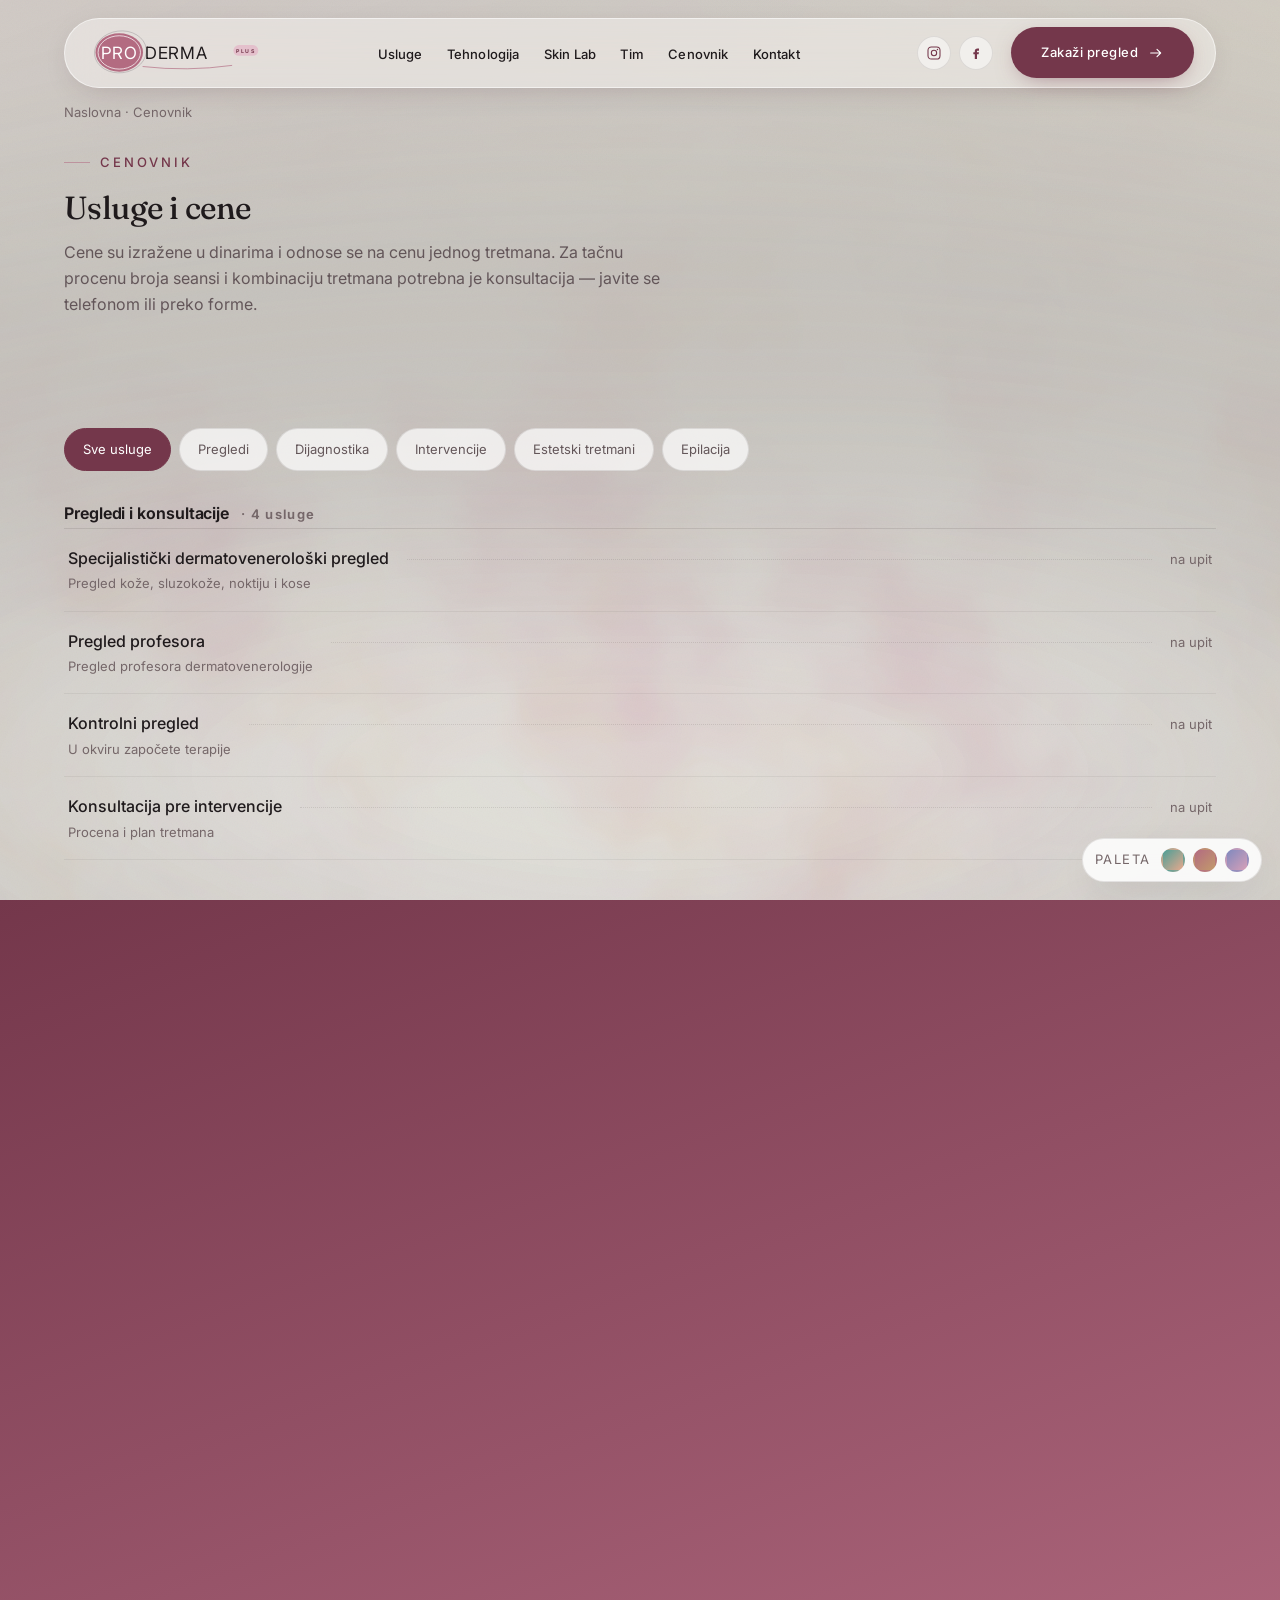
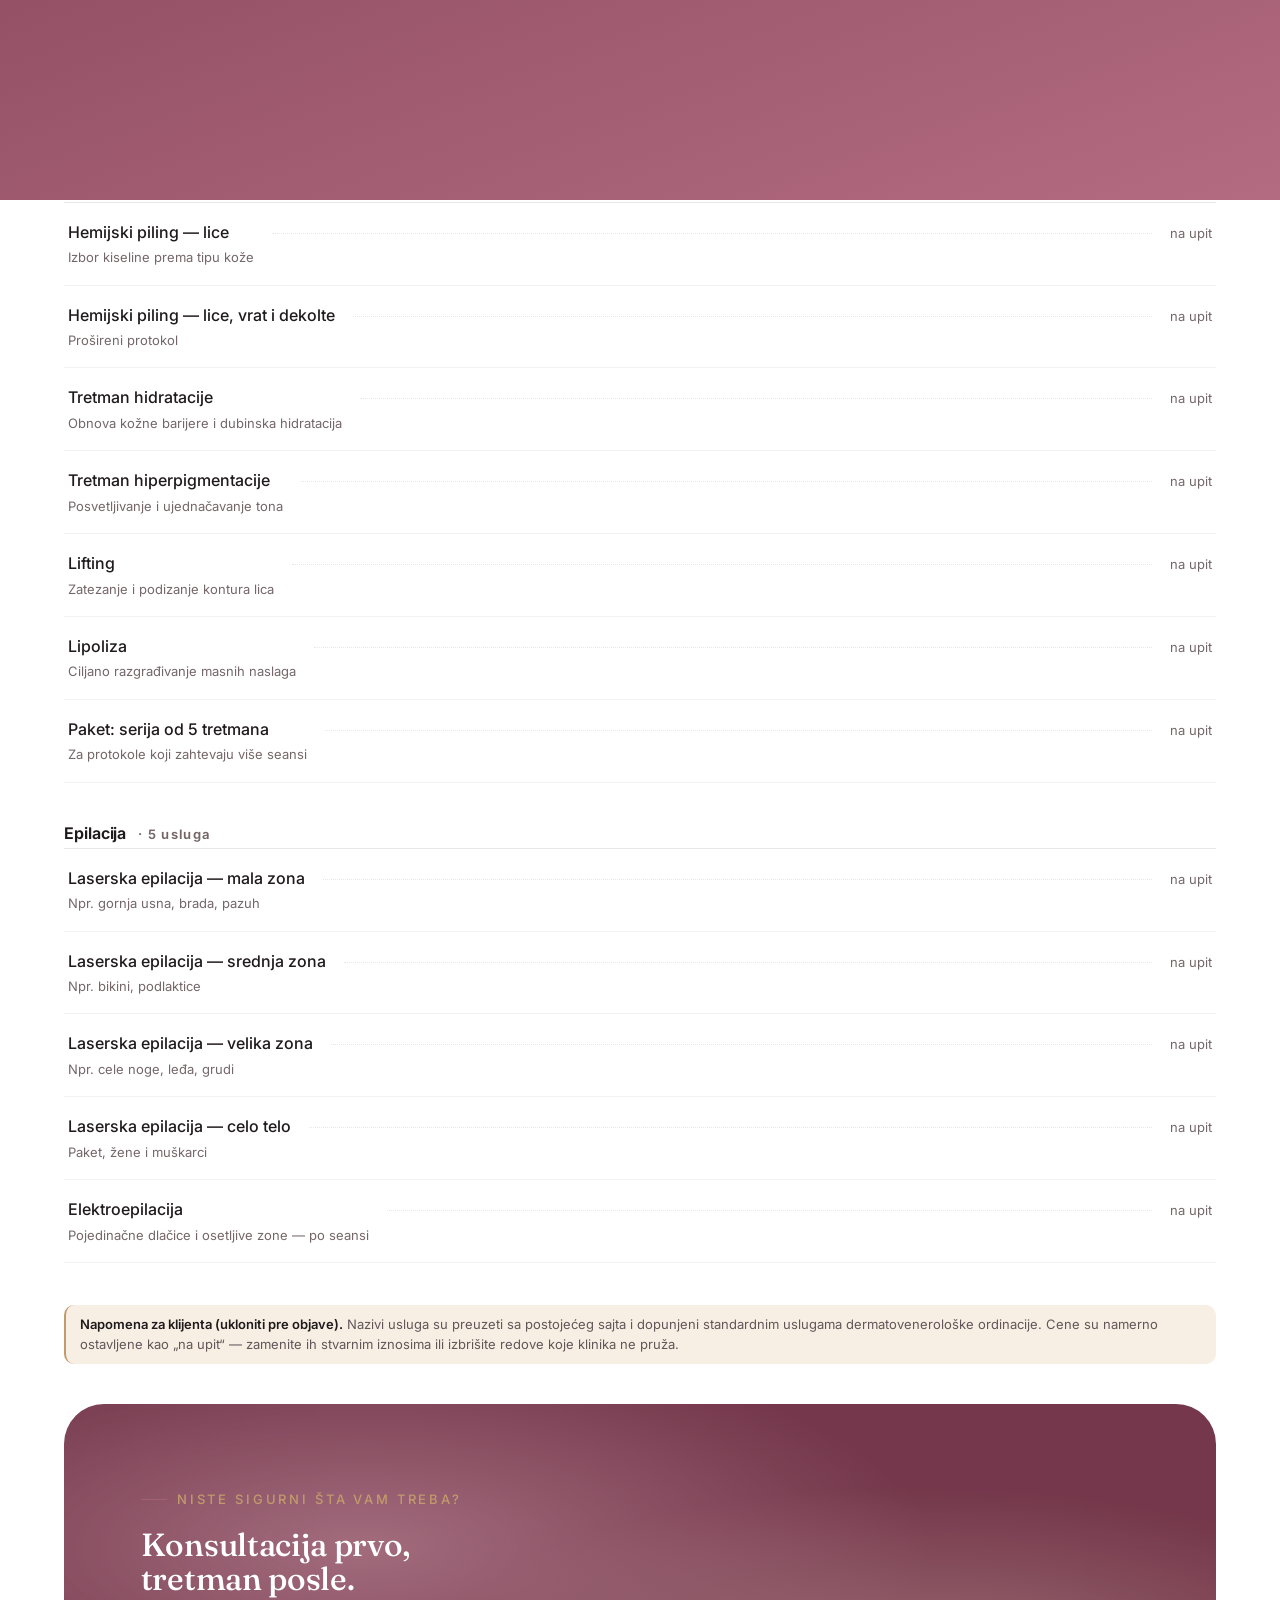
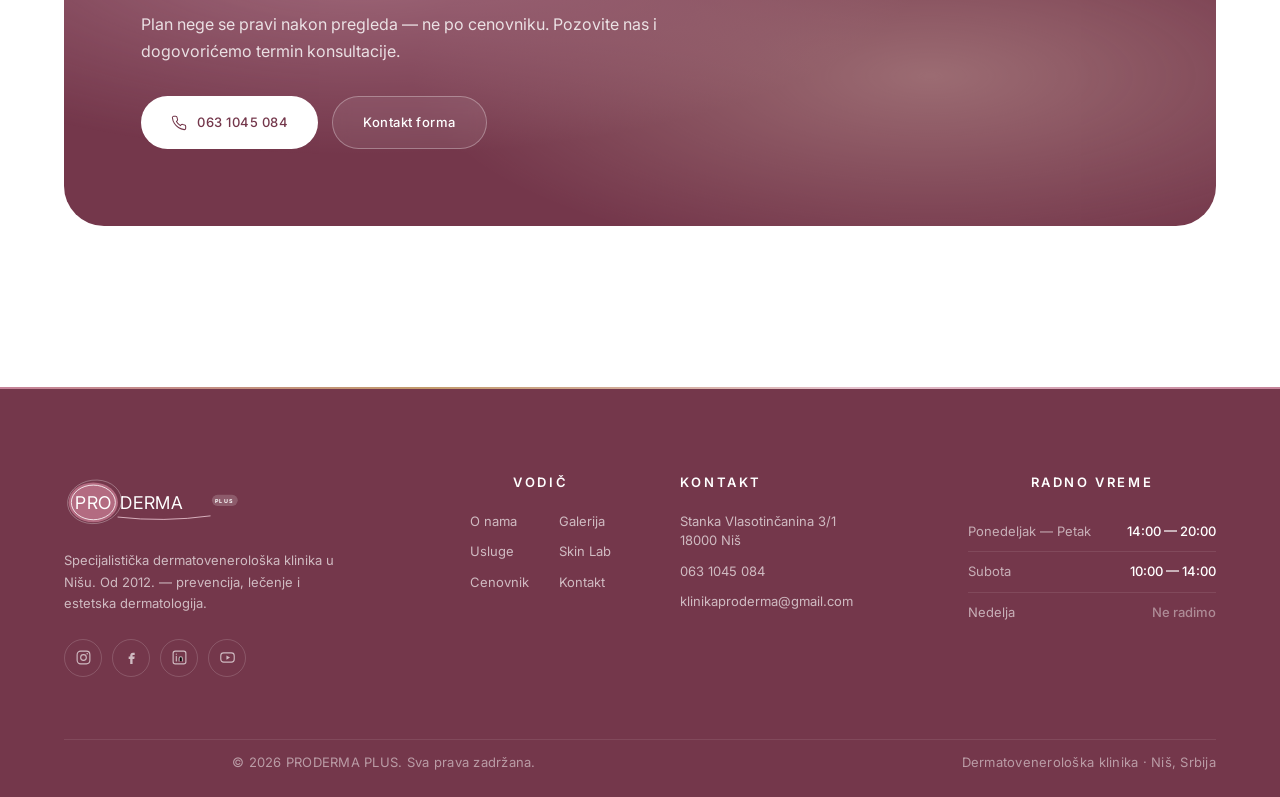
<file: cenovnik.html>
<!DOCTYPE html>
<html lang="sr">
<head>
<meta charset="utf-8">
<script>(function(){/* roze iz loga je sada zvanicna paleta */
try{var p=localStorage.getItem('pp-palette');}catch(e){}
document.documentElement.setAttribute('data-palette', p||'rose');})();</script>
<meta name="viewport" content="width=device-width, initial-scale=1">
<title>Cenovnik — PRODERMA PLUS, dermatovenerološka klinika Niš</title>
<meta name="description" content="Cenovnik usluga dermatovenerološke klinike PRODERMA PLUS u Nišu — pregledi, dijagnostika, intervencije, estetski i laserski tretmani.">
<meta name="theme-color" content="#7E4A5C">
<link rel="preconnect" href="https://fonts.googleapis.com">
<link rel="preconnect" href="https://fonts.gstatic.com" crossorigin>
<link href="https://fonts.googleapis.com/css2?family=Fraunces:ital,opsz,wght@0,9..144,380..620;1,9..144,380..560&family=Inter:wght@300;400;500;600;700&display=swap" rel="stylesheet">
<link rel="stylesheet" href="assets/css/style.css">
</head>
<body>

<div class="scroll-bar" id="scrollBar" aria-hidden="true"></div>
<div class="grain" aria-hidden="true"></div>
<!-- ============ BIRAČ PALETE BOJA ============ -->
<div class="pal-switch" id="palSwitch">
  <span class="ps-l">Paleta</span>
  <button type="button" data-p="aqua" aria-label="Tirkiz paleta"></button>
  <button type="button" data-p="rose" aria-label="Roze paleta"></button>
  <button type="button" data-p="lilac" aria-label="Lila paleta"></button>
</div>
<svg width="0" height="0" style="position:absolute" aria-hidden="true">
<defs>
  <!-- ===== PRODERMA PLUS — logo =====
       Rekonstrukcija originalnog znaka: dvostruki prsten (spoljni tanki
       sivi + puna roze elipsa sa belim unutrašnjim prstenom), "PRO" belo
       unutar znaka, "DERMA" u crnoj nastavlja wordmark, tanki potez
       ispod. Dodat PLUS badge. -->
  <g id="logoFull">
    <ellipse cx="52" cy="44" rx="46" ry="37" fill="none" stroke="#9B9498" stroke-width="1.6"
             opacity=".5" transform="rotate(-7 52 44)"/>
    <ellipse cx="50" cy="45" rx="42" ry="34" fill="var(--brand)"/>
    <ellipse cx="50" cy="45" rx="37.5" ry="29.5" fill="none" stroke="#fff" stroke-width="1.5" opacity=".85"/>
    <text x="50" y="56" text-anchor="middle" font-family="Inter, Helvetica, sans-serif"
          font-size="30" font-weight="400" letter-spacing="1" fill="#fff">PRO</text>
    <text x="96" y="56" font-family="Inter, Helvetica, sans-serif" font-size="30"
          font-weight="400" letter-spacing="1" fill="var(--ink)">DERMA</text>
    <path d="M92 70 Q170 79 249 68" fill="none" stroke="var(--brand)" stroke-width="1.5"
          stroke-linecap="round" opacity=".8"/>
    <g transform="translate(252,32)">
      <rect x="0" y="0" width="44" height="19" rx="9.5" fill="var(--brand-soft)"/>
      <text x="22" y="13.4" text-anchor="middle" font-family="Inter, sans-serif" font-size="9.2"
            font-weight="700" letter-spacing="2.6" fill="var(--brand-deep)">PLUS</text>
    </g>
  </g>

  <!-- ===== varijanta za tamnu podlogu (futer) ===== -->
  <g id="logoLight">
    <ellipse cx="52" cy="44" rx="46" ry="37" fill="none" stroke="rgba(255,255,255,.3)"
             stroke-width="1.6" transform="rotate(-7 52 44)"/>
    <ellipse cx="50" cy="45" rx="42" ry="34" fill="var(--brand)"/>
    <ellipse cx="50" cy="45" rx="37.5" ry="29.5" fill="none" stroke="rgba(255,255,255,.9)" stroke-width="1.5"/>
    <text x="50" y="56" text-anchor="middle" font-family="Inter, Helvetica, sans-serif"
          font-size="30" font-weight="400" letter-spacing="1" fill="#fff">PRO</text>
    <text x="96" y="56" font-family="Inter, Helvetica, sans-serif" font-size="30"
          font-weight="400" letter-spacing="1" fill="#fff">DERMA</text>
    <path d="M92 70 Q170 79 249 68" fill="none" stroke="var(--brand-soft)" stroke-width="1.5"
          stroke-linecap="round"/>
    <g transform="translate(252,32)">
      <rect x="0" y="0" width="44" height="19" rx="9.5" fill="rgba(255,255,255,.18)"/>
      <text x="22" y="13.4" text-anchor="middle" font-family="Inter, sans-serif" font-size="9.2"
            font-weight="700" letter-spacing="2.6" fill="#fff">PLUS</text>
    </g>
  </g>

  <!-- ===== ikone ===== -->
  <g id="iPhone"><path d="M22 16.9v3a2 2 0 0 1-2.2 2 19.8 19.8 0 0 1-8.6-3.1 19.5 19.5 0 0 1-6-6 19.8 19.8 0 0 1-3.1-8.7A2 2 0 0 1 4.1 2h3a2 2 0 0 1 2 1.7c.1 1 .4 1.9.7 2.8a2 2 0 0 1-.5 2.1L8.1 9.9a16 16 0 0 0 6 6l1.3-1.3a2 2 0 0 1 2.1-.4c.9.3 1.8.6 2.8.7a2 2 0 0 1 1.7 2z" fill="none" stroke="currentColor" stroke-width="1.6" stroke-linecap="round" stroke-linejoin="round"/></g>
  <g id="iArr"><path d="M4 12h15m-5.5-5.5L19 12l-5.5 5.5" fill="none" stroke="currentColor" stroke-width="1.6" stroke-linecap="round" stroke-linejoin="round"/></g>
  <g id="iCheck"><path d="m4 12.5 5 5L20 6.5" fill="none" stroke="currentColor" stroke-width="1.8" stroke-linecap="round" stroke-linejoin="round"/></g>
  <g id="iIG"><rect x="3" y="3" width="18" height="18" rx="5" fill="none" stroke="currentColor" stroke-width="1.6"/><circle cx="12" cy="12" r="4" fill="none" stroke="currentColor" stroke-width="1.6"/><circle cx="17.2" cy="6.8" r="1.1" fill="currentColor"/></g>
  <g id="iFB"><path d="M14 8.5h2.5V5.2H14c-2.2 0-3.8 1.7-3.8 3.9v1.6H8v3.3h2.2V21h3.3v-7h2.4l.6-3.3h-3V9.1c0-.4.2-.6.5-.6z" fill="currentColor"/></g>
  <g id="iIn"><rect x="3" y="3" width="18" height="18" rx="3" fill="none" stroke="currentColor" stroke-width="1.6"/><path d="M7.5 10.5V17M7.5 7.3v.1M11.5 17v-3.6c0-1.4 1-2.4 2.3-2.4s2.2 1 2.2 2.4V17" stroke="currentColor" stroke-width="1.6" stroke-linecap="round"/></g>
  <g id="iYT"><rect x="2.5" y="5.5" width="19" height="13" rx="4" fill="none" stroke="currentColor" stroke-width="1.6"/><path d="m10.5 9 5 3-5 3z" fill="currentColor"/></g>
</defs>
</svg>

<div class="topbar">
  <div class="wrap">
    <span class="tb-claim">Specijalistička dermatovenerološka klinika — Niš · od 2012.</span>
    <div class="tb-socials">
      <a href="tel:0631045084">063 1045 084</a>
      <a href="https://www.instagram.com/klinikaproderma/" target="_blank" rel="noopener" aria-label="Instagram"><svg width="15" height="15" viewBox="0 0 24 24"><use href="#iIG"/></svg></a>
      <a href="https://www.facebook.com/klinikaprodermanis/" target="_blank" rel="noopener" aria-label="Facebook"><svg width="15" height="15" viewBox="0 0 24 24"><use href="#iFB"/></svg></a>
    </div>
  </div>
</div>

<header class="site-header" id="header">
  <div class="wrap">
    <nav class="nav">
      <a class="brand" href="index.html" aria-label="PRODERMA PLUS — početna">
        <svg viewBox="0 0 300 92" role="img"><title>PRODERMA PLUS</title><use href="#logoFull"/></svg>
      </a>
      <ul class="nav-links">
        <li><a href="index.html#usluge">Usluge</a></li>
        <li><a href="index.html#tehnologija">Tehnologija</a></li>
        <li><a href="index.html#skin-lab">Skin Lab</a></li>
        <li><a href="index.html#tim">Tim</a></li>
        <li><a href="cenovnik.html">Cenovnik</a></li>
        <li><a href="index.html#kontakt">Kontakt</a></li>
      </ul>

      <div class="nav-cta">
        <span class="nav-social">
          <a href="https://www.instagram.com/klinikaproderma/" target="_blank" rel="noopener" aria-label="Instagram"><svg viewBox="0 0 24 24"><use href="#iIG"/></svg></a>
          <a href="https://www.facebook.com/klinikaproderma" target="_blank" rel="noopener" aria-label="Facebook"><svg viewBox="0 0 24 24"><use href="#iFB"/></svg></a>
        </span>
        <a class="btn" href="index.html#kontakt" data-magnetic>Zaka&#382;i pregled <svg class="arr" width="16" height="16" viewBox="0 0 24 24"><use href="#iArr"/></svg></a>
        <button class="burger" id="burger" aria-label="Meni" aria-expanded="false"><span></span></button>
      </div>
    </nav>
  </div>
</header>

<div class="mobile-menu" id="mobileMenu">
  <div class="mm-top">
    <a class="brand" href="/" aria-label="PRODERMA PLUS — početna">
      <svg viewBox="0 0 300 92" role="img"><title>PRODERMA PLUS</title><use href="#logoFull"/></svg>
    </a>
    <button class="mm-close" id="mmClose" type="button" aria-label="Zatvori meni"></button>
  </div>
  <nav class="mm-links">
    <a href="index.html#o-nama">O nama</a>
    <a href="index.html#usluge">Usluge</a>
    <a href="index.html#skin-lab">Skin Lab</a>
    <a href="index.html#tim">Tim</a>
    <a href="galerija.html">Galerija</a>
    <a href="cenovnik.html">Cenovnik</a>
    <a href="index.html#kontakt">Kontakt</a>
  </nav>
</div>

<main>
<section class="page-hero">
  <div class="wrap">
    <div class="crumbs"><a href="index.html">Naslovna</a> · Cenovnik</div>
    <span class="eyebrow">Cenovnik</span>
    <h1>Usluge i cene</h1>
    <p class="lead">Cene su izražene u dinarima i odnose se na cenu jednog tretmana. Za tačnu procenu broja seansi
    i kombinaciju tretmana potrebna je konsultacija — javite se telefonom ili preko forme.</p>
  </div>
</section>

<section class="section" style="padding-top:0">
  <div class="wrap">

    <div class="price-filter" id="priceFilter" data-reveal>
      <button class="on" data-f="all">Sve usluge</button>
      <button data-f="pregledi">Pregledi</button>
      <button data-f="dijagnostika">Dijagnostika</button>
      <button data-f="intervencije">Intervencije</button>
      <button data-f="estetski">Estetski tretmani</button>
      <button data-f="epilacija">Epilacija</button>
    </div>

    <div class="price-group" data-g="pregledi" data-reveal>
      <h3>Pregledi i konsultacije <i>· 4 usluge</i></h3>
      <div class="price-rows">
        <div class="price-row"><div><span class="pr-n">Specijalistički dermatovenerološki pregled</span><span class="pr-d">Pregled kože, sluzokože, noktiju i kose</span></div><div class="pr-dots"></div><div class="pr-v tbd">na upit</div></div>
        <div class="price-row"><div><span class="pr-n">Pregled profesora</span><span class="pr-d">Pregled profesora dermatovenerologije</span></div><div class="pr-dots"></div><div class="pr-v tbd">na upit</div></div>
        <div class="price-row"><div><span class="pr-n">Kontrolni pregled</span><span class="pr-d">U okviru započete terapije</span></div><div class="pr-dots"></div><div class="pr-v tbd">na upit</div></div>
        <div class="price-row"><div><span class="pr-n">Konsultacija pre intervencije</span><span class="pr-d">Procena i plan tretmana</span></div><div class="pr-dots"></div><div class="pr-v tbd">na upit</div></div>
      </div>
    </div>

    <div class="price-group" data-g="dijagnostika" data-reveal>
      <h3>Dijagnostika <i>· 5 usluga</i></h3>
      <div class="price-rows">
        <div class="price-row"><div><span class="pr-n">Digitalna dermoskopija — pojedinačna promena</span><span class="pr-d">Uvećani digitalni snimak i analiza</span></div><div class="pr-dots"></div><div class="pr-v tbd">na upit</div></div>
        <div class="price-row"><div><span class="pr-n">Digitalna dermoskopija — celo telo</span><span class="pr-d">Pregled svih mladeža</span></div><div class="pr-dots"></div><div class="pr-v tbd">na upit</div></div>
        <div class="price-row"><div><span class="pr-n">FotoFinder mapiranje mladeža</span><span class="pr-d">Digitalna mapa sa arhivom za praćenje kroz vreme</span></div><div class="pr-dots"></div><div class="pr-v tbd">na upit</div></div>
        <div class="price-row"><div><span class="pr-n">Alergološko epikutano testiranje</span><span class="pr-d">Standardna serija alergena</span></div><div class="pr-dots"></div><div class="pr-v tbd">na upit</div></div>
        <div class="price-row"><div><span class="pr-n">Biopsija kože sa PH analizom</span><span class="pr-d">Uzimanje uzorka i patohistološki nalaz</span></div><div class="pr-dots"></div><div class="pr-v tbd">na upit</div></div>
      </div>
    </div>

    <div class="price-group" data-g="intervencije" data-reveal>
      <h3>Intervencije <i>· 4 usluge</i></h3>
      <div class="price-rows">
        <div class="price-row"><div><span class="pr-n">Uklanjanje benignih izraslina radiotalasima</span><span class="pr-d">Fibromi, bradavice, milije — po promeni</span></div><div class="pr-dots"></div><div class="pr-v tbd">na upit</div></div>
        <div class="price-row"><div><span class="pr-n">Uklanjanje izraslina — veća promena</span><span class="pr-d">Uz lokalnu anesteziju</span></div><div class="pr-dots"></div><div class="pr-v tbd">na upit</div></div>
        <div class="price-row"><div><span class="pr-n">Uklanjanje ksantelazmi</span><span class="pr-d">Zona oko očiju</span></div><div class="pr-dots"></div><div class="pr-v tbd">na upit</div></div>
        <div class="price-row"><div><span class="pr-n">Ekscizija promene sa šivenjem</span><span class="pr-d">Uz patohistološku analizu</span></div><div class="pr-dots"></div><div class="pr-v tbd">na upit</div></div>
      </div>
    </div>

    <div class="price-group" data-g="estetski" data-reveal>
      <h3>Estetski tretmani <i>· 7 usluga</i></h3>
      <div class="price-rows">
        <div class="price-row"><div><span class="pr-n">Hemijski piling — lice</span><span class="pr-d">Izbor kiseline prema tipu kože</span></div><div class="pr-dots"></div><div class="pr-v tbd">na upit</div></div>
        <div class="price-row"><div><span class="pr-n">Hemijski piling — lice, vrat i dekolte</span><span class="pr-d">Prošireni protokol</span></div><div class="pr-dots"></div><div class="pr-v tbd">na upit</div></div>
        <div class="price-row"><div><span class="pr-n">Tretman hidratacije</span><span class="pr-d">Obnova kožne barijere i dubinska hidratacija</span></div><div class="pr-dots"></div><div class="pr-v tbd">na upit</div></div>
        <div class="price-row"><div><span class="pr-n">Tretman hiperpigmentacije</span><span class="pr-d">Posvetljivanje i ujednačavanje tona</span></div><div class="pr-dots"></div><div class="pr-v tbd">na upit</div></div>
        <div class="price-row"><div><span class="pr-n">Lifting</span><span class="pr-d">Zatezanje i podizanje kontura lica</span></div><div class="pr-dots"></div><div class="pr-v tbd">na upit</div></div>
        <div class="price-row"><div><span class="pr-n">Lipoliza</span><span class="pr-d">Ciljano razgrađivanje masnih naslaga</span></div><div class="pr-dots"></div><div class="pr-v tbd">na upit</div></div>
        <div class="price-row"><div><span class="pr-n">Paket: serija od 5 tretmana</span><span class="pr-d">Za protokole koji zahtevaju više seansi</span></div><div class="pr-dots"></div><div class="pr-v tbd">na upit</div></div>
      </div>
    </div>

    <div class="price-group" data-g="epilacija" data-reveal>
      <h3>Epilacija <i>· 5 usluga</i></h3>
      <div class="price-rows">
        <div class="price-row"><div><span class="pr-n">Laserska epilacija — mala zona</span><span class="pr-d">Npr. gornja usna, brada, pazuh</span></div><div class="pr-dots"></div><div class="pr-v tbd">na upit</div></div>
        <div class="price-row"><div><span class="pr-n">Laserska epilacija — srednja zona</span><span class="pr-d">Npr. bikini, podlaktice</span></div><div class="pr-dots"></div><div class="pr-v tbd">na upit</div></div>
        <div class="price-row"><div><span class="pr-n">Laserska epilacija — velika zona</span><span class="pr-d">Npr. cele noge, leđa, grudi</span></div><div class="pr-dots"></div><div class="pr-v tbd">na upit</div></div>
        <div class="price-row"><div><span class="pr-n">Laserska epilacija — celo telo</span><span class="pr-d">Paket, žene i muškarci</span></div><div class="pr-dots"></div><div class="pr-v tbd">na upit</div></div>
        <div class="price-row"><div><span class="pr-n">Elektroepilacija</span><span class="pr-d">Pojedinačne dlačice i osetljive zone — po seansi</span></div><div class="pr-dots"></div><div class="pr-v tbd">na upit</div></div>
      </div>
    </div>

    <div class="lab-disclaimer" style="max-width:none" data-reveal>
      <strong>Napomena za klijenta (ukloniti pre objave).</strong> Nazivi usluga su preuzeti sa postojećeg sajta i
      dopunjeni standardnim uslugama dermatovenerološke ordinacije. Cene su namerno ostavljene kao „na upit“ —
      zamenite ih stvarnim iznosima ili izbrišite redove koje klinika ne pruža.
    </div>

    <div class="cta" style="margin-top:40px" data-reveal>
      <span class="eyebrow" style="color:var(--accent)">Niste sigurni šta vam treba?</span>
      <h2>Konsultacija prvo,<br>tretman posle.</h2>
      <p>Plan nege se pravi nakon pregleda — ne po cenovniku. Pozovite nas i dogovorićemo termin konsultacije.</p>
      <div class="cta-actions">
        <a class="btn" href="tel:0631045084" data-magnetic><svg width="16" height="16" viewBox="0 0 24 24"><use href="#iPhone"/></svg> 063 1045 084</a>
        <a class="btn btn--ghost" href="index.html#kontakt">Kontakt forma</a>
      </div>
    </div>

  </div>
</section>
</main>

<footer class="site-footer">
  <div class="wrap">
    <div class="foot-grid">
      <div class="foot-brand">
        <svg viewBox="0 0 300 92" role="img"><title>PRODERMA PLUS</title><use href="#logoLight"/></svg>
        <p>Specijalistička dermatovenerološka klinika u Nišu. Od 2012. — prevencija, lečenje i estetska dermatologija.</p>
        <div class="foot-social">
          <a href="https://www.instagram.com/klinikaproderma/" target="_blank" rel="noopener" aria-label="Instagram"><svg viewBox="0 0 24 24"><use href="#iIG"/></svg></a>
          <a href="https://www.facebook.com/klinikaprodermanis/" target="_blank" rel="noopener" aria-label="Facebook"><svg viewBox="0 0 24 24"><use href="#iFB"/></svg></a>
          <a href="https://www.linkedin.com/in/klinika-proderma-68b57219b/" target="_blank" rel="noopener" aria-label="LinkedIn"><svg viewBox="0 0 24 24"><use href="#iIn"/></svg></a>
          <a href="https://youtu.be/w5sLHhPMbY8" target="_blank" rel="noopener" aria-label="YouTube"><svg viewBox="0 0 24 24"><use href="#iYT"/></svg></a>
        </div>
      </div>
      <div class="foot-nav">
        <h4>Vodič</h4>
        <ul class="foot-links foot-links--2">
          <li><a href="index.html#o-nama">O nama</a></li>
          <li><a href="index.html#usluge">Usluge</a></li>
          <li><a href="cenovnik.html">Cenovnik</a></li>
          <li><a href="galerija.html">Galerija</a></li>
          <li><a href="index.html#skin-lab">Skin Lab</a></li>
          <li><a href="index.html#kontakt">Kontakt</a></li>
        </ul>
      </div>
      <div>
        <h4>Kontakt</h4>
        <ul class="foot-links">
          <li><a href="https://maps.google.com/?q=Stanka+Vlasotin%C4%8Danina+3,+Ni%C5%A1" target="_blank" rel="noopener">Stanka Vlasotinčanina 3/1<br>18000 Niš</a></li>
          <li><a href="tel:0631045084">063 1045 084</a></li>
          <li><a href="mailto:klinikaproderma@gmail.com">klinikaproderma@gmail.com</a></li>
        </ul>
      </div>
      <div class="foot-hours">
        <h4>Radno vreme</h4>
        <div><span>Ponedeljak — Petak</span><b>14:00 — 20:00</b></div>
        <div><span>Subota</span><b>10:00 — 14:00</b></div>
        <div><span>Nedelja</span><b style="color:rgba(255,255,255,.42)">Ne radimo</b></div>
      </div>
    </div>
    <div class="foot-bottom">
      <span>© <span id="yr">2026</span> PRODERMA PLUS. Sva prava zadržana.</span>
      <span>Dermatovenerološka klinika · Niš, Srbija</span>
    </div>
  </div>
</footer>

<a class="call-fab" href="tel:0631045084">
  <span class="cf-p"><svg width="18" height="18" viewBox="0 0 24 24"><use href="#iPhone"/></svg></span>
  <span>Pozovite nas</span>
</a>

<script src="assets/js/app.js"></script>
<script>
/* filter cenovnika — samo na ovoj strani */
(function () {
  var f = document.getElementById('priceFilter'); if (!f) return;
  var btns = [].slice.call(f.querySelectorAll('button'));
  var groups = [].slice.call(document.querySelectorAll('.price-group[data-g]'));

  function apply(k) {
    btns.forEach(function (x) { x.classList.toggle('on', x.getAttribute('data-f') === k); });
    groups.forEach(function (g) {
      g.style.display = (k === 'all' || g.getAttribute('data-g') === k) ? '' : 'none';
    });
  }

  btns.forEach(function (b) {
    b.addEventListener('click', function () { apply(b.getAttribute('data-f')); });
  });

  // Dolazak sa kartice usluge na početnoj (cenovnik.html?g=dijagnostika) —
  // otvori tu grupu i skroluj do nje umesto da posetilac sam traži cenu.
  var wanted = new URLSearchParams(location.search).get('g');
  if (wanted && groups.some(function (g) { return g.getAttribute('data-g') === wanted; })) {
    apply(wanted);
    var target = document.querySelector('.price-group[data-g="' + wanted + '"]');
    if (target) {
      requestAnimationFrame(function () {
        target.scrollIntoView({ behavior: 'smooth', block: 'start' });
      });
    }
  }
})();
</script>
</body>
</html>
</file>
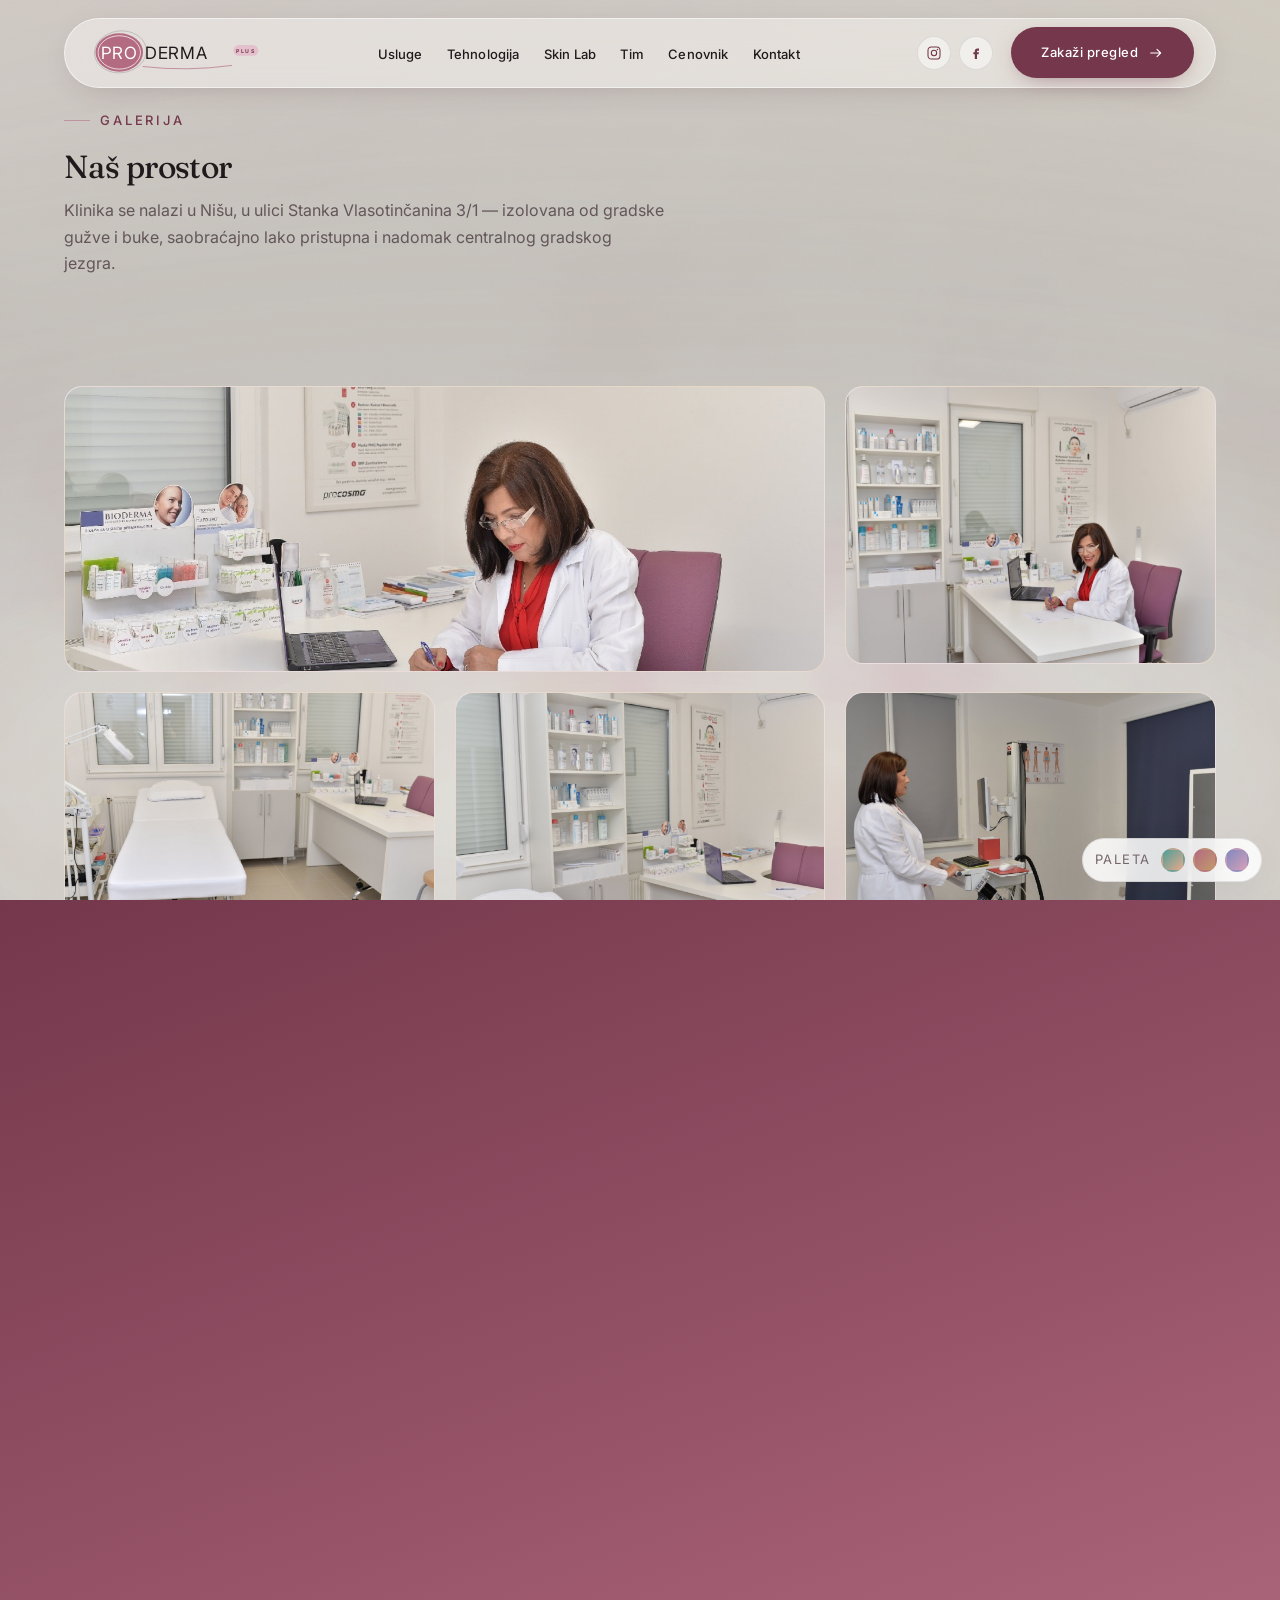
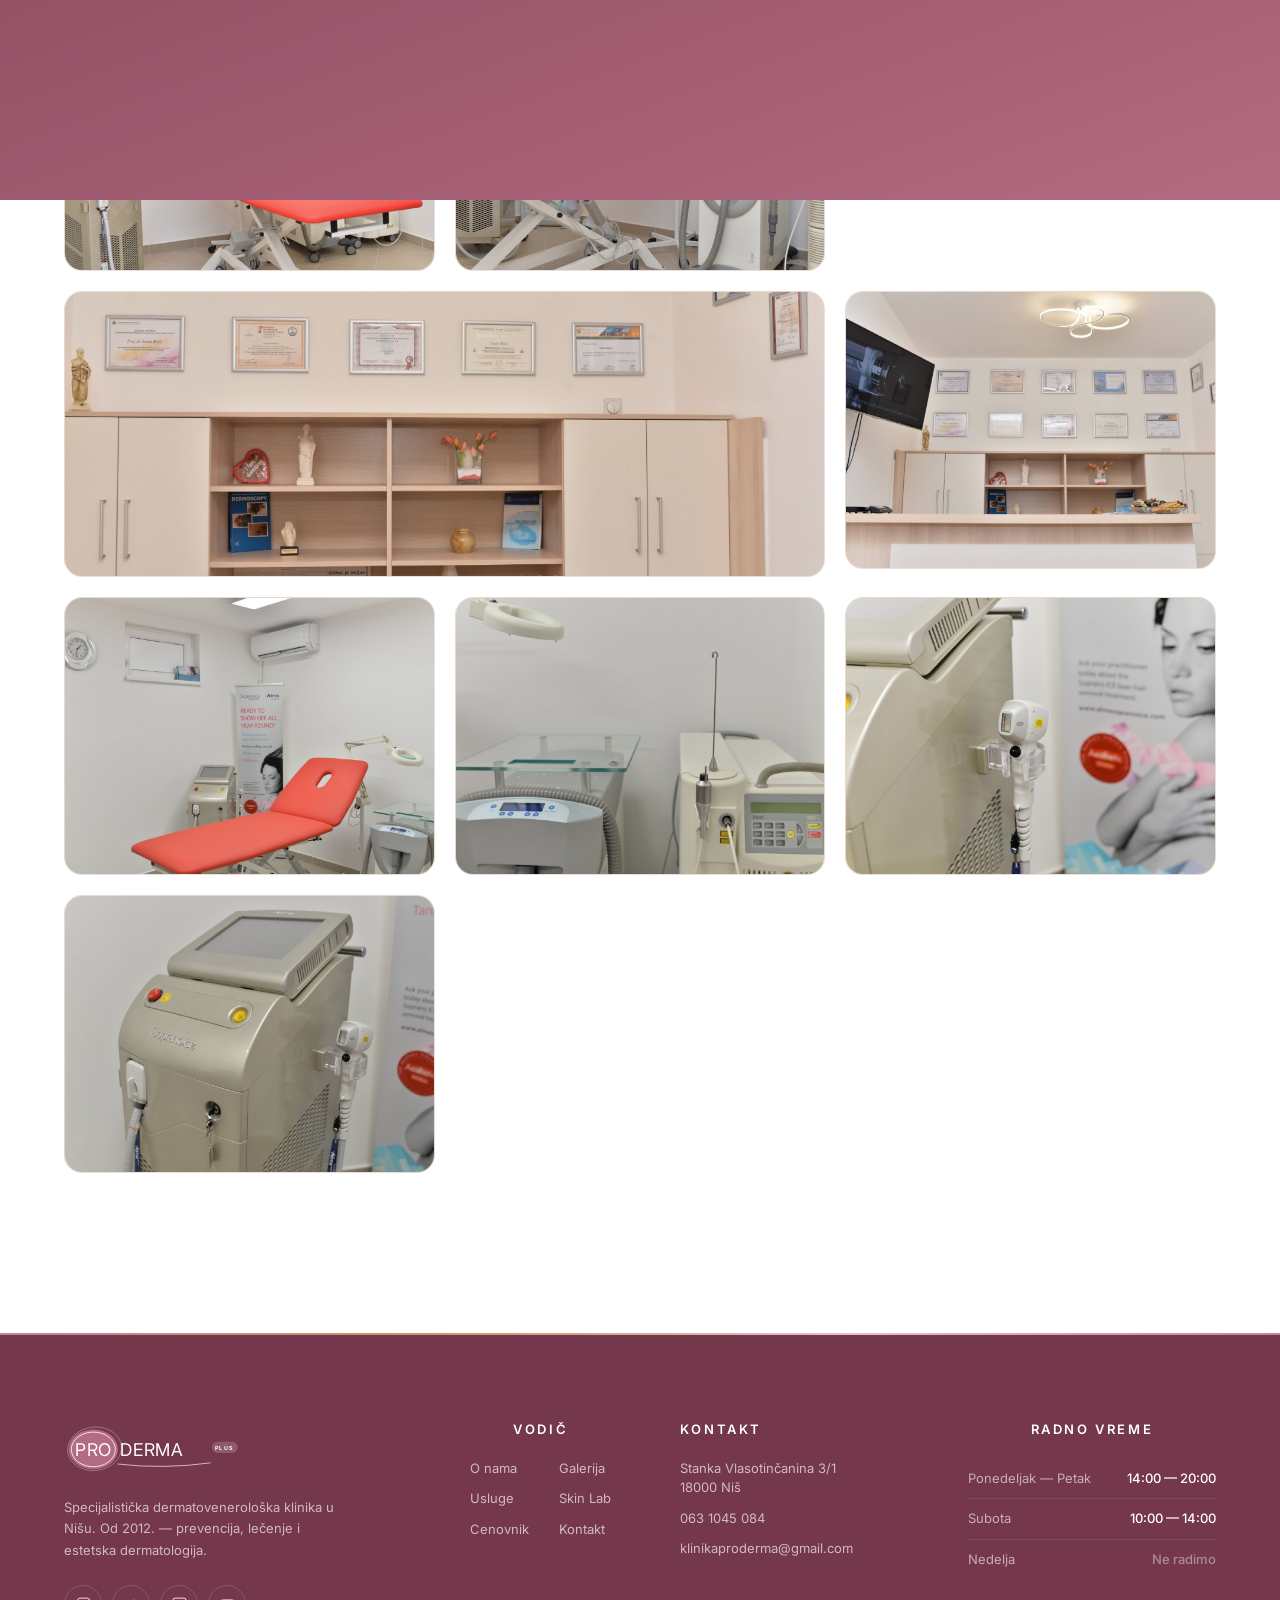
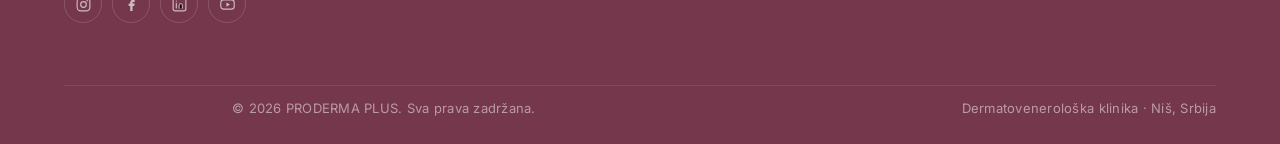
<file: galerija.html>
<!DOCTYPE html>
<html lang="sr">
<head>
<meta charset="utf-8">
<script>(function(){/* roze iz loga je sada zvanicna paleta */
try{var p=localStorage.getItem('pp-palette');}catch(e){}
document.documentElement.setAttribute('data-palette', p||'rose');})();</script>
<meta name="viewport" content="width=device-width, initial-scale=1">
<title>Galerija — PRODERMA PLUS, dermatovenerološka klinika Niš</title>
<meta name="description" content="Galerija klinike PRODERMA PLUS u Nišu — prostor ordinacije, oprema za digitalnu dermoskopiju i FotoFinder mapiranje, ambijent u kojem primamo pacijente.">
<meta name="theme-color" content="#7E4A5C">
<link rel="preconnect" href="https://fonts.googleapis.com">
<link rel="preconnect" href="https://fonts.gstatic.com" crossorigin>
<link href="https://fonts.googleapis.com/css2?family=Fraunces:ital,opsz,wght@0,9..144,380..620;1,9..144,380..560&family=Inter:wght@300;400;500;600;700&display=swap" rel="stylesheet">
<link rel="stylesheet" href="assets/css/style.css">
</head>
<body>

<div class="scroll-bar" id="scrollBar" aria-hidden="true"></div>
<div class="grain" aria-hidden="true"></div>
<!-- ============ BIRAČ PALETE BOJA ============ -->
<div class="pal-switch" id="palSwitch">
  <span class="ps-l">Paleta</span>
  <button type="button" data-p="aqua" aria-label="Tirkiz paleta"></button>
  <button type="button" data-p="rose" aria-label="Roze paleta"></button>
  <button type="button" data-p="lilac" aria-label="Lila paleta"></button>
</div>
<svg width="0" height="0" style="position:absolute" aria-hidden="true">
<defs>
  <!-- ===== PRODERMA PLUS — logo =====
       Rekonstrukcija originalnog znaka: dvostruki prsten (spoljni tanki
       sivi + puna roze elipsa sa belim unutrašnjim prstenom), "PRO" belo
       unutar znaka, "DERMA" u crnoj nastavlja wordmark, tanki potez
       ispod. Dodat PLUS badge. -->
  <g id="logoFull">
    <ellipse cx="52" cy="44" rx="46" ry="37" fill="none" stroke="#9B9498" stroke-width="1.6"
             opacity=".5" transform="rotate(-7 52 44)"/>
    <ellipse cx="50" cy="45" rx="42" ry="34" fill="var(--brand)"/>
    <ellipse cx="50" cy="45" rx="37.5" ry="29.5" fill="none" stroke="#fff" stroke-width="1.5" opacity=".85"/>
    <text x="50" y="56" text-anchor="middle" font-family="Inter, Helvetica, sans-serif"
          font-size="30" font-weight="400" letter-spacing="1" fill="#fff">PRO</text>
    <text x="96" y="56" font-family="Inter, Helvetica, sans-serif" font-size="30"
          font-weight="400" letter-spacing="1" fill="var(--ink)">DERMA</text>
    <path d="M92 70 Q170 79 249 68" fill="none" stroke="var(--brand)" stroke-width="1.5"
          stroke-linecap="round" opacity=".8"/>
    <g transform="translate(252,32)">
      <rect x="0" y="0" width="44" height="19" rx="9.5" fill="var(--brand-soft)"/>
      <text x="22" y="13.4" text-anchor="middle" font-family="Inter, sans-serif" font-size="9.2"
            font-weight="700" letter-spacing="2.6" fill="var(--brand-deep)">PLUS</text>
    </g>
  </g>

  <!-- ===== varijanta za tamnu podlogu (futer) ===== -->
  <g id="logoLight">
    <ellipse cx="52" cy="44" rx="46" ry="37" fill="none" stroke="rgba(255,255,255,.3)"
             stroke-width="1.6" transform="rotate(-7 52 44)"/>
    <ellipse cx="50" cy="45" rx="42" ry="34" fill="var(--brand)"/>
    <ellipse cx="50" cy="45" rx="37.5" ry="29.5" fill="none" stroke="rgba(255,255,255,.9)" stroke-width="1.5"/>
    <text x="50" y="56" text-anchor="middle" font-family="Inter, Helvetica, sans-serif"
          font-size="30" font-weight="400" letter-spacing="1" fill="#fff">PRO</text>
    <text x="96" y="56" font-family="Inter, Helvetica, sans-serif" font-size="30"
          font-weight="400" letter-spacing="1" fill="#fff">DERMA</text>
    <path d="M92 70 Q170 79 249 68" fill="none" stroke="var(--brand-soft)" stroke-width="1.5"
          stroke-linecap="round"/>
    <g transform="translate(252,32)">
      <rect x="0" y="0" width="44" height="19" rx="9.5" fill="rgba(255,255,255,.18)"/>
      <text x="22" y="13.4" text-anchor="middle" font-family="Inter, sans-serif" font-size="9.2"
            font-weight="700" letter-spacing="2.6" fill="#fff">PLUS</text>
    </g>
  </g>

  <!-- ===== ikone ===== -->
  <g id="iPhone"><path d="M22 16.9v3a2 2 0 0 1-2.2 2 19.8 19.8 0 0 1-8.6-3.1 19.5 19.5 0 0 1-6-6 19.8 19.8 0 0 1-3.1-8.7A2 2 0 0 1 4.1 2h3a2 2 0 0 1 2 1.7c.1 1 .4 1.9.7 2.8a2 2 0 0 1-.5 2.1L8.1 9.9a16 16 0 0 0 6 6l1.3-1.3a2 2 0 0 1 2.1-.4c.9.3 1.8.6 2.8.7a2 2 0 0 1 1.7 2z" fill="none" stroke="currentColor" stroke-width="1.6" stroke-linecap="round" stroke-linejoin="round"/></g>
  <g id="iArr"><path d="M4 12h15m-5.5-5.5L19 12l-5.5 5.5" fill="none" stroke="currentColor" stroke-width="1.6" stroke-linecap="round" stroke-linejoin="round"/></g>
  <g id="iCheck"><path d="m4 12.5 5 5L20 6.5" fill="none" stroke="currentColor" stroke-width="1.8" stroke-linecap="round" stroke-linejoin="round"/></g>
  <g id="iIG"><rect x="3" y="3" width="18" height="18" rx="5" fill="none" stroke="currentColor" stroke-width="1.6"/><circle cx="12" cy="12" r="4" fill="none" stroke="currentColor" stroke-width="1.6"/><circle cx="17.2" cy="6.8" r="1.1" fill="currentColor"/></g>
  <g id="iFB"><path d="M14 8.5h2.5V5.2H14c-2.2 0-3.8 1.7-3.8 3.9v1.6H8v3.3h2.2V21h3.3v-7h2.4l.6-3.3h-3V9.1c0-.4.2-.6.5-.6z" fill="currentColor"/></g>
  <g id="iIn"><rect x="3" y="3" width="18" height="18" rx="3" fill="none" stroke="currentColor" stroke-width="1.6"/><path d="M7.5 10.5V17M7.5 7.3v.1M11.5 17v-3.6c0-1.4 1-2.4 2.3-2.4s2.2 1 2.2 2.4V17" stroke="currentColor" stroke-width="1.6" stroke-linecap="round"/></g>
  <g id="iYT"><rect x="2.5" y="5.5" width="19" height="13" rx="4" fill="none" stroke="currentColor" stroke-width="1.6"/><path d="m10.5 9 5 3-5 3z" fill="currentColor"/></g>
</defs>
</svg>

<div class="topbar">
  <div class="wrap">
    <span class="tb-claim">Specijalistička dermatovenerološka klinika — Niš · od 2012.</span>
    <div class="tb-socials">
      <a href="tel:0631045084">063 1045 084</a>
      <a href="https://www.instagram.com/klinikaproderma/" target="_blank" rel="noopener" aria-label="Instagram"><svg width="15" height="15" viewBox="0 0 24 24"><use href="#iIG"/></svg></a>
      <a href="https://www.facebook.com/klinikaprodermanis/" target="_blank" rel="noopener" aria-label="Facebook"><svg width="15" height="15" viewBox="0 0 24 24"><use href="#iFB"/></svg></a>
    </div>
  </div>
</div>

<header class="site-header" id="header">
  <div class="wrap">
    <nav class="nav">
      <a class="brand" href="index.html" aria-label="PRODERMA PLUS — početna">
        <svg viewBox="0 0 300 92" role="img"><title>PRODERMA PLUS</title><use href="#logoFull"/></svg>
      </a>
      <ul class="nav-links">
        <li><a href="index.html#usluge">Usluge</a></li>
        <li><a href="index.html#tehnologija">Tehnologija</a></li>
        <li><a href="index.html#skin-lab">Skin Lab</a></li>
        <li><a href="index.html#tim">Tim</a></li>
        <li><a href="cenovnik.html">Cenovnik</a></li>
        <li><a href="index.html#kontakt">Kontakt</a></li>
      </ul>

      <div class="nav-cta">
        <span class="nav-social">
          <a href="https://www.instagram.com/klinikaproderma/" target="_blank" rel="noopener" aria-label="Instagram"><svg viewBox="0 0 24 24"><use href="#iIG"/></svg></a>
          <a href="https://www.facebook.com/klinikaproderma" target="_blank" rel="noopener" aria-label="Facebook"><svg viewBox="0 0 24 24"><use href="#iFB"/></svg></a>
        </span>
        <a class="btn" href="index.html#kontakt" data-magnetic>Zaka&#382;i pregled <svg class="arr" width="16" height="16" viewBox="0 0 24 24"><use href="#iArr"/></svg></a>
        <button class="burger" id="burger" aria-label="Meni" aria-expanded="false"><span></span></button>
      </div>
    </nav>
  </div>
</header>

<div class="mobile-menu" id="mobileMenu">
  <div class="mm-top">
    <a class="brand" href="/" aria-label="PRODERMA PLUS — početna">
      <svg viewBox="0 0 300 92" role="img"><title>PRODERMA PLUS</title><use href="#logoFull"/></svg>
    </a>
    <button class="mm-close" id="mmClose" type="button" aria-label="Zatvori meni"></button>
  </div>
  <nav class="mm-links">
    <a href="index.html#o-nama">O nama</a>
    <a href="index.html#usluge">Usluge</a>
    <a href="index.html#skin-lab">Skin Lab</a>
    <a href="index.html#tim">Tim</a>
    <a href="galerija.html">Galerija</a>
    <a href="cenovnik.html">Cenovnik</a>
    <a href="index.html#kontakt">Kontakt</a>
  </nav>
</div>

<main>
<section class="page-hero">
  <div class="wrap">
    <span class="eyebrow">Galerija</span>
    <h1>Naš prostor</h1>
    <p class="lead">Klinika se nalazi u Nišu, u ulici Stanka Vlasotinčanina 3/1 — izolovana od gradske
    gužve i buke, saobraćajno lako pristupna i nadomak centralnog gradskog jezgra.</p>
  </div>
</section>

<section class="section" style="padding-top:0">
  <div class="wrap">
    <div class="gal-grid" data-reveal-group>
      <button class="gi" type="button" data-full="https://proderma.rs/wp-content/uploads/2022/07/img10.jpg" aria-label="Uvećaj: Prostor ordinacije PRODERMA PLUS">
        <img data-fallback src="assets/img/galerija-01.jpg" data-remote="https://proderma.rs/wp-content/uploads/2022/07/img10.jpg" alt="Prostor ordinacije PRODERMA PLUS" loading="eager">
        <span class="gi-zoom" aria-hidden="true">
          <svg viewBox="0 0 24 24"><use href="#iSearch"/></svg>
        </span>
      </button>
      <button class="gi" type="button" data-full="https://proderma.rs/wp-content/uploads/2022/07/img11.jpg" aria-label="Uvećaj: Detalj enterijera klinike">
        <img data-fallback src="assets/img/galerija-02.jpg" data-remote="https://proderma.rs/wp-content/uploads/2022/07/img11.jpg" alt="Detalj enterijera klinike" loading="eager">
        <span class="gi-zoom" aria-hidden="true">
          <svg viewBox="0 0 24 24"><use href="#iSearch"/></svg>
        </span>
      </button>
      <button class="gi" type="button" data-full="https://proderma.rs/wp-content/uploads/2022/07/VAK_6175.jpg" aria-label="Uvećaj: Sala za preglede">
        <img data-fallback src="assets/img/galerija-03.jpg" data-remote="https://proderma.rs/wp-content/uploads/2022/07/VAK_6175.jpg" alt="Sala za preglede" loading="eager">
        <span class="gi-zoom" aria-hidden="true">
          <svg viewBox="0 0 24 24"><use href="#iSearch"/></svg>
        </span>
      </button>
      <button class="gi" type="button" data-full="https://proderma.rs/wp-content/uploads/2022/07/VAK_6180.jpg" aria-label="Uvećaj: Oprema za dermatološku dijagnostiku">
        <img data-fallback src="assets/img/galerija-04.jpg" data-remote="https://proderma.rs/wp-content/uploads/2022/07/VAK_6180.jpg" alt="Oprema za dermatološku dijagnostiku" loading="lazy">
        <span class="gi-zoom" aria-hidden="true">
          <svg viewBox="0 0 24 24"><use href="#iSearch"/></svg>
        </span>
      </button>
      <button class="gi" type="button" data-full="https://proderma.rs/wp-content/uploads/2022/07/VAK_6181.jpg" aria-label="Uvećaj: Radni prostor klinike">
        <img data-fallback src="assets/img/galerija-05.jpg" data-remote="https://proderma.rs/wp-content/uploads/2022/07/VAK_6181.jpg" alt="Radni prostor klinike" loading="lazy">
        <span class="gi-zoom" aria-hidden="true">
          <svg viewBox="0 0 24 24"><use href="#iSearch"/></svg>
        </span>
      </button>
      <button class="gi" type="button" data-full="https://proderma.rs/wp-content/uploads/2022/07/VAK_6183.jpg" aria-label="Uvećaj: Kabinet za tretmane">
        <img data-fallback src="assets/img/galerija-06.jpg" data-remote="https://proderma.rs/wp-content/uploads/2022/07/VAK_6183.jpg" alt="Kabinet za tretmane" loading="lazy">
        <span class="gi-zoom" aria-hidden="true">
          <svg viewBox="0 0 24 24"><use href="#iSearch"/></svg>
        </span>
      </button>
      <button class="gi" type="button" data-full="https://proderma.rs/wp-content/uploads/2022/07/VAK_6186.jpg" aria-label="Uvećaj: FotoFinder — mapiranje mladeža">
        <img data-fallback src="assets/img/galerija-07.jpg" data-remote="https://proderma.rs/wp-content/uploads/2022/07/VAK_6186.jpg" alt="FotoFinder — mapiranje mladeža" loading="lazy">
        <span class="gi-zoom" aria-hidden="true">
          <svg viewBox="0 0 24 24"><use href="#iSearch"/></svg>
        </span>
      </button>
      <button class="gi" type="button" data-full="https://proderma.rs/wp-content/uploads/2022/07/VAK_6209.jpg" aria-label="Uvećaj: Aparat za dijagnostiku kože">
        <img data-fallback src="assets/img/galerija-08.jpg" data-remote="https://proderma.rs/wp-content/uploads/2022/07/VAK_6209.jpg" alt="Aparat za dijagnostiku kože" loading="lazy">
        <span class="gi-zoom" aria-hidden="true">
          <svg viewBox="0 0 24 24"><use href="#iSearch"/></svg>
        </span>
      </button>
      <button class="gi" type="button" data-full="https://proderma.rs/wp-content/uploads/2022/07/VAK_6219.jpg" aria-label="Uvećaj: Ordinacija PRODERMA PLUS">
        <img data-fallback src="assets/img/galerija-09.jpg" data-remote="https://proderma.rs/wp-content/uploads/2022/07/VAK_6219.jpg" alt="Ordinacija PRODERMA PLUS" loading="lazy">
        <span class="gi-zoom" aria-hidden="true">
          <svg viewBox="0 0 24 24"><use href="#iSearch"/></svg>
        </span>
      </button>
      <button class="gi" type="button" data-full="https://proderma.rs/wp-content/uploads/2022/07/img1.jpg" aria-label="Uvećaj: Enterijer klinike">
        <img data-fallback src="assets/img/galerija-10.jpg" data-remote="https://proderma.rs/wp-content/uploads/2022/07/img1.jpg" alt="Enterijer klinike" loading="lazy">
        <span class="gi-zoom" aria-hidden="true">
          <svg viewBox="0 0 24 24"><use href="#iSearch"/></svg>
        </span>
      </button>
      <button class="gi" type="button" data-full="https://proderma.rs/wp-content/uploads/2022/07/img2.jpg" aria-label="Uvećaj: Čekaonica">
        <img data-fallback src="assets/img/galerija-11.jpg" data-remote="https://proderma.rs/wp-content/uploads/2022/07/img2.jpg" alt="Čekaonica" loading="lazy">
        <span class="gi-zoom" aria-hidden="true">
          <svg viewBox="0 0 24 24"><use href="#iSearch"/></svg>
        </span>
      </button>
      <button class="gi" type="button" data-full="https://proderma.rs/wp-content/uploads/2022/07/img3.jpg" aria-label="Uvećaj: Prostor za konsultacije">
        <img data-fallback src="assets/img/galerija-12.jpg" data-remote="https://proderma.rs/wp-content/uploads/2022/07/img3.jpg" alt="Prostor za konsultacije" loading="lazy">
        <span class="gi-zoom" aria-hidden="true">
          <svg viewBox="0 0 24 24"><use href="#iSearch"/></svg>
        </span>
      </button>
      <button class="gi" type="button" data-full="https://proderma.rs/wp-content/uploads/2022/07/img4.jpg" aria-label="Uvećaj: Detalj opreme">
        <img data-fallback src="assets/img/galerija-13.jpg" data-remote="https://proderma.rs/wp-content/uploads/2022/07/img4.jpg" alt="Detalj opreme" loading="lazy">
        <span class="gi-zoom" aria-hidden="true">
          <svg viewBox="0 0 24 24"><use href="#iSearch"/></svg>
        </span>
      </button>
      <button class="gi" type="button" data-full="https://proderma.rs/wp-content/uploads/2022/07/img5.jpg" aria-label="Uvećaj: Sala za intervencije">
        <img data-fallback src="assets/img/galerija-14.jpg" data-remote="https://proderma.rs/wp-content/uploads/2022/07/img5.jpg" alt="Sala za intervencije" loading="lazy">
        <span class="gi-zoom" aria-hidden="true">
          <svg viewBox="0 0 24 24"><use href="#iSearch"/></svg>
        </span>
      </button>
      <button class="gi" type="button" data-full="https://proderma.rs/wp-content/uploads/2022/07/img6.jpg" aria-label="Uvećaj: Ambijent klinike">
        <img data-fallback src="assets/img/galerija-15.jpg" data-remote="https://proderma.rs/wp-content/uploads/2022/07/img6.jpg" alt="Ambijent klinike" loading="lazy">
        <span class="gi-zoom" aria-hidden="true">
          <svg viewBox="0 0 24 24"><use href="#iSearch"/></svg>
        </span>
      </button>
      <button class="gi" type="button" data-full="https://proderma.rs/wp-content/uploads/2022/07/img7.jpg" aria-label="Uvećaj: Prostor ordinacije">
        <img data-fallback src="assets/img/galerija-16.jpg" data-remote="https://proderma.rs/wp-content/uploads/2022/07/img7.jpg" alt="Prostor ordinacije" loading="lazy">
        <span class="gi-zoom" aria-hidden="true">
          <svg viewBox="0 0 24 24"><use href="#iSearch"/></svg>
        </span>
      </button>
      <button class="gi" type="button" data-full="https://proderma.rs/wp-content/uploads/2022/07/img8.jpg" aria-label="Uvećaj: Klinika PRODERMA PLUS">
        <img data-fallback src="assets/img/galerija-17.jpg" data-remote="https://proderma.rs/wp-content/uploads/2022/07/img8.jpg" alt="Klinika PRODERMA PLUS" loading="lazy">
        <span class="gi-zoom" aria-hidden="true">
          <svg viewBox="0 0 24 24"><use href="#iSearch"/></svg>
        </span>
      </button>
      <button class="gi" type="button" data-full="https://proderma.rs/wp-content/uploads/2022/07/img9.jpg" aria-label="Uvećaj: Detalj enterijera">
        <img data-fallback src="assets/img/galerija-18.jpg" data-remote="https://proderma.rs/wp-content/uploads/2022/07/img9.jpg" alt="Detalj enterijera" loading="lazy">
        <span class="gi-zoom" aria-hidden="true">
          <svg viewBox="0 0 24 24"><use href="#iSearch"/></svg>
        </span>
      </button>
    </div>

    
  </div>
</section>
</main>

<!-- uvećani prikaz -->
<div class="lightbox" id="lightbox" role="dialog" aria-modal="true" aria-label="Uvećana fotografija" hidden>
  <button class="lb-close" id="lbClose" type="button" aria-label="Zatvori">&times;</button>
  <button class="lb-nav lb-prev" id="lbPrev" type="button" aria-label="Prethodna">&#8249;</button>
  <img id="lbImg" alt="">
  <button class="lb-nav lb-next" id="lbNext" type="button" aria-label="Sledeća">&#8250;</button>
  <div class="lb-cap"><span id="lbCap"></span><span id="lbNum"></span></div>
  <div class="lb-thumbs" id="lbThumbs"></div>
</div>

<footer class="site-footer">
  <div class="wrap">
    <div class="foot-grid">
      <div class="foot-brand">
        <svg viewBox="0 0 300 92" role="img"><title>PRODERMA PLUS</title><use href="#logoLight"/></svg>
        <p>Specijalistička dermatovenerološka klinika u Nišu. Od 2012. — prevencija, lečenje i estetska dermatologija.</p>
        <div class="foot-social">
          <a href="https://www.instagram.com/klinikaproderma/" target="_blank" rel="noopener" aria-label="Instagram"><svg viewBox="0 0 24 24"><use href="#iIG"/></svg></a>
          <a href="https://www.facebook.com/klinikaprodermanis/" target="_blank" rel="noopener" aria-label="Facebook"><svg viewBox="0 0 24 24"><use href="#iFB"/></svg></a>
          <a href="https://www.linkedin.com/in/klinika-proderma-68b57219b/" target="_blank" rel="noopener" aria-label="LinkedIn"><svg viewBox="0 0 24 24"><use href="#iIn"/></svg></a>
          <a href="https://youtu.be/w5sLHhPMbY8" target="_blank" rel="noopener" aria-label="YouTube"><svg viewBox="0 0 24 24"><use href="#iYT"/></svg></a>
        </div>
      </div>
      <div class="foot-nav">
        <h4>Vodič</h4>
        <ul class="foot-links foot-links--2">
          <li><a href="index.html#o-nama">O nama</a></li>
          <li><a href="index.html#usluge">Usluge</a></li>
          <li><a href="cenovnik.html">Cenovnik</a></li>
          <li><a href="galerija.html">Galerija</a></li>
          <li><a href="index.html#skin-lab">Skin Lab</a></li>
          <li><a href="index.html#kontakt">Kontakt</a></li>
        </ul>
      </div>
      <div>
        <h4>Kontakt</h4>
        <ul class="foot-links">
          <li><a href="https://maps.google.com/?q=Stanka+Vlasotin%C4%8Danina+3,+Ni%C5%A1" target="_blank" rel="noopener">Stanka Vlasotinčanina 3/1<br>18000 Niš</a></li>
          <li><a href="tel:0631045084">063 1045 084</a></li>
          <li><a href="mailto:klinikaproderma@gmail.com">klinikaproderma@gmail.com</a></li>
        </ul>
      </div>
      <div class="foot-hours">
        <h4>Radno vreme</h4>
        <div><span>Ponedeljak — Petak</span><b>14:00 — 20:00</b></div>
        <div><span>Subota</span><b>10:00 — 14:00</b></div>
        <div><span>Nedelja</span><b style="color:rgba(255,255,255,.42)">Ne radimo</b></div>
      </div>
    </div>
    <div class="foot-bottom">
      <span>© <span id="yr">2026</span> PRODERMA PLUS. Sva prava zadržana.</span>
      <span>Dermatovenerološka klinika · Niš, Srbija</span>
    </div>
  </div>
</footer>

<a class="call-fab" href="tel:0631045084">
  <span class="cf-p"><svg width="18" height="18" viewBox="0 0 24 24"><use href="#iPhone"/></svg></span>
  <span>Pozovite nas</span>
</a>

<script src="assets/js/app.js"></script>

<script>
/* uvećani prikaz — samo na ovoj strani */
(function () {
  'use strict';
  var box = document.getElementById('lightbox');
  if (!box) return;
  var img = document.getElementById('lbImg'),
      cap = document.getElementById('lbCap'),
      num = document.getElementById('lbNum'),
      thumbsHost = document.getElementById('lbThumbs'),
      items = Array.prototype.slice.call(document.querySelectorAll('.gi')),
      i = 0, lastFocus = null,
      reduceMotion = window.matchMedia && window.matchMedia('(prefers-reduced-motion: reduce)').matches;

  // traka malih sličica ispod uvećane fotografije — grade se jednom,
  // klik menja prikaz bez zatvaranja
  var thumbBtns = items.map(function (btn, n) {
    var thumb = btn.querySelector('img');
    var t = document.createElement('button');
    t.type = 'button';
    t.setAttribute('aria-label', thumb.alt || ('Slika ' + (n + 1)));
    var ti = document.createElement('img');
    ti.src = thumb.currentSrc || thumb.src;
    ti.alt = '';
    ti.loading = 'lazy';
    t.appendChild(ti);
    t.addEventListener('click', function () { show(n); });
    if (thumbsHost) thumbsHost.appendChild(t);
    return t;
  });

  function show(n) {
    i = (n + items.length) % items.length;
    var btn = items[i], src = btn.getAttribute('data-full'), thumb = btn.querySelector('img');
    // ako daljinska ne stigne, prikaži ono što je već učitano u mreži
    img.onerror = function () { img.onerror = null; img.src = thumb.currentSrc || thumb.src; };
    img.src = src;
    img.alt = thumb.alt;
    cap.textContent = thumb.alt;
    num.textContent = (i + 1) + ' / ' + items.length;
    thumbBtns.forEach(function (t, n) { t.classList.toggle('on', n === i); });
    var active = thumbBtns[i];
    if (active && active.scrollIntoView) {
      active.scrollIntoView({ behavior: reduceMotion ? 'auto' : 'smooth', block: 'nearest', inline: 'center' });
    }
  }
  function open(n) {
    lastFocus = document.activeElement;
    box.hidden = false;
    document.body.style.overflow = 'hidden';
    show(n);
    document.getElementById('lbClose').focus();
  }
  function close() {
    box.hidden = true;
    document.body.style.overflow = '';
    if (lastFocus) lastFocus.focus();
  }

  items.forEach(function (b, n) { b.addEventListener('click', function () { open(n); }); });
  document.getElementById('lbClose').addEventListener('click', close);
  document.getElementById('lbPrev').addEventListener('click', function () { show(i - 1); });
  document.getElementById('lbNext').addEventListener('click', function () { show(i + 1); });
  box.addEventListener('click', function (e) { if (e.target === box) close(); });
  document.addEventListener('keydown', function (e) {
    if (box.hidden) return;
    if (e.key === 'Escape') close();
    if (e.key === 'ArrowLeft') show(i - 1);
    if (e.key === 'ArrowRight') show(i + 1);
  });
})();
</script>
</body>
</html>
</file>
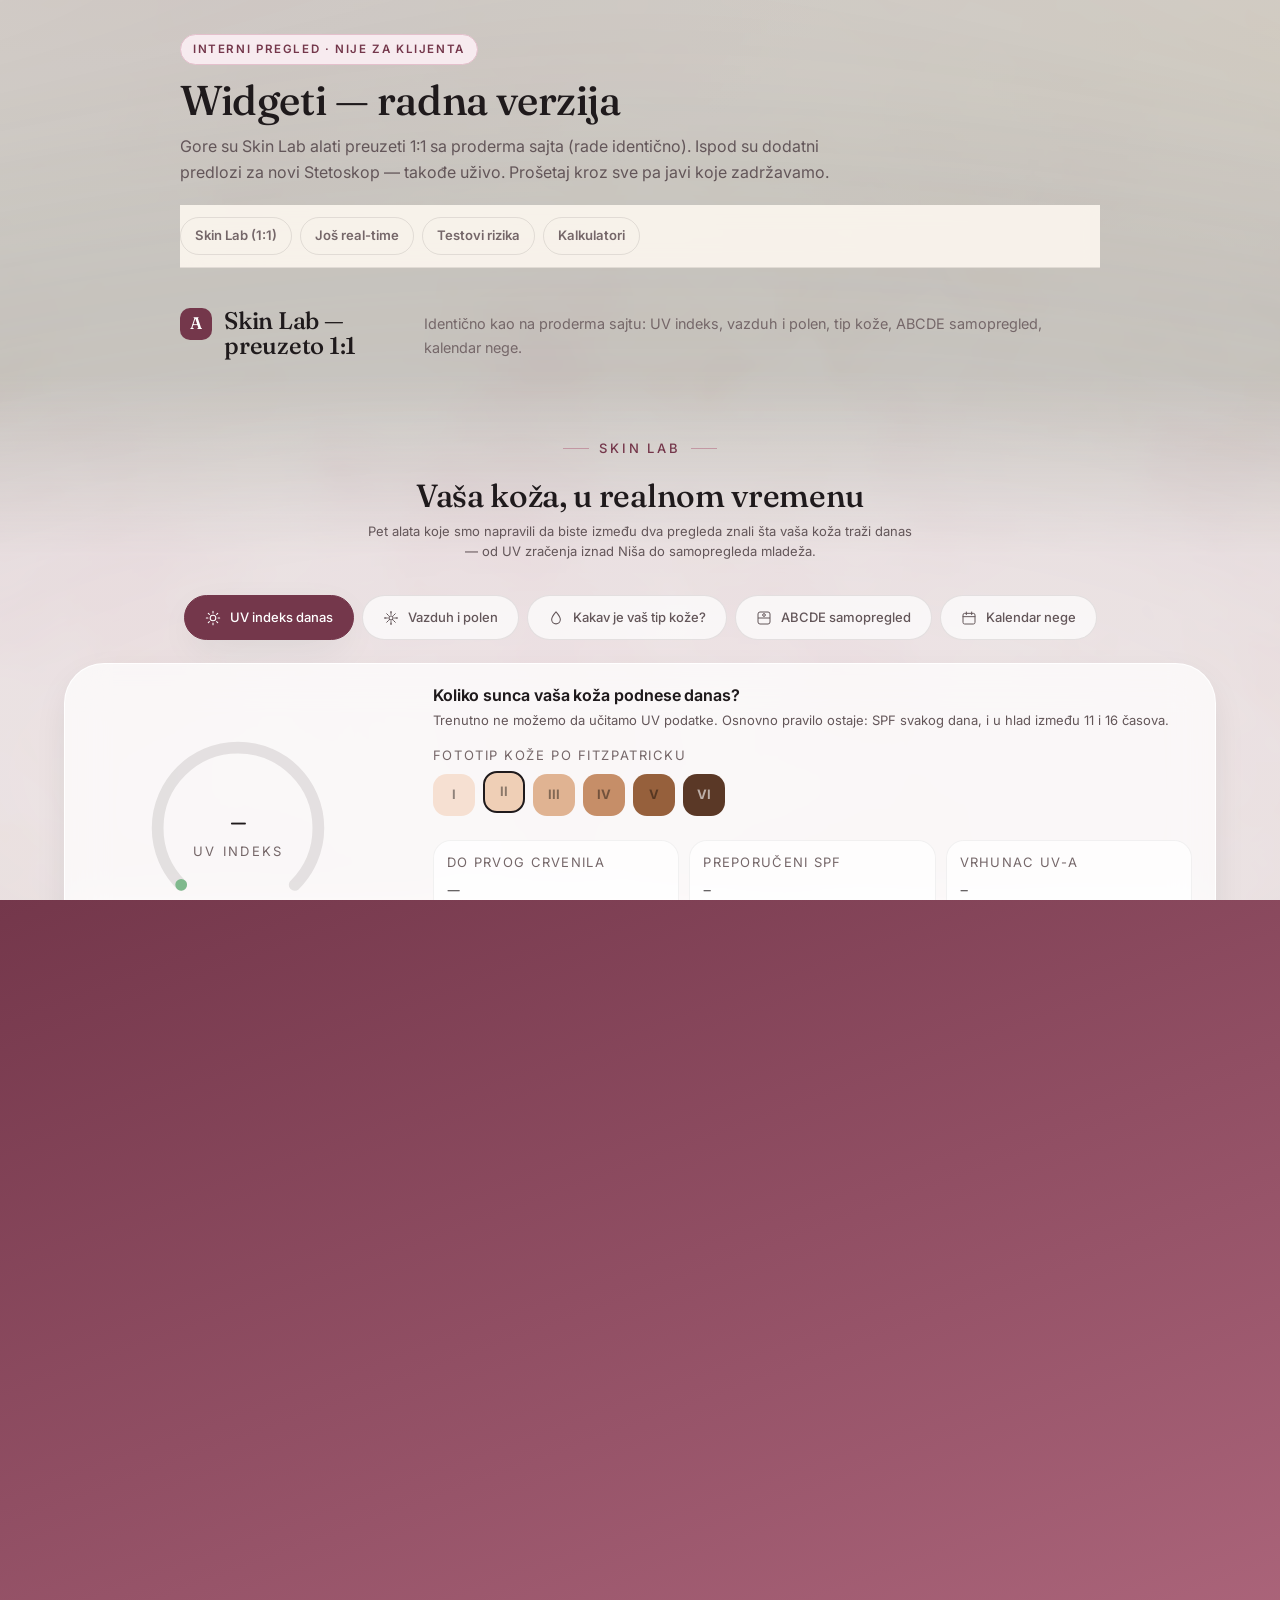
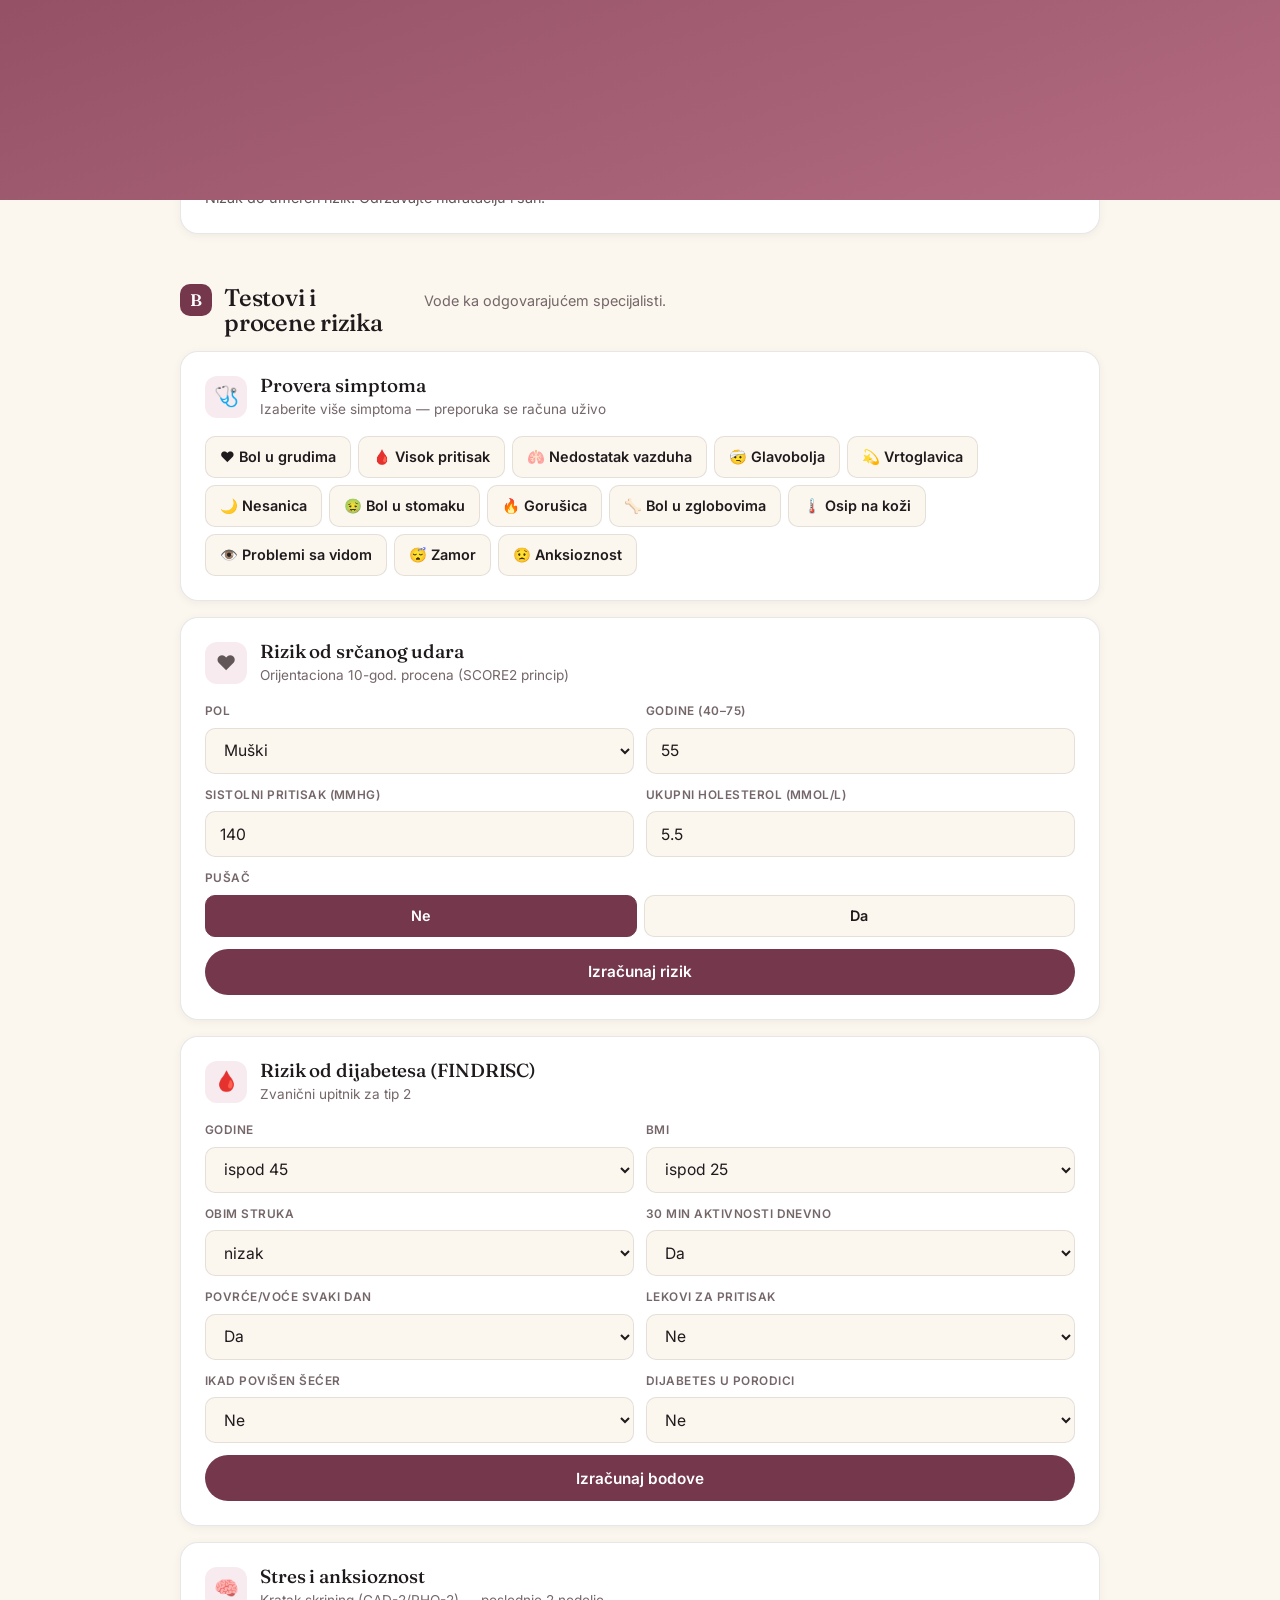
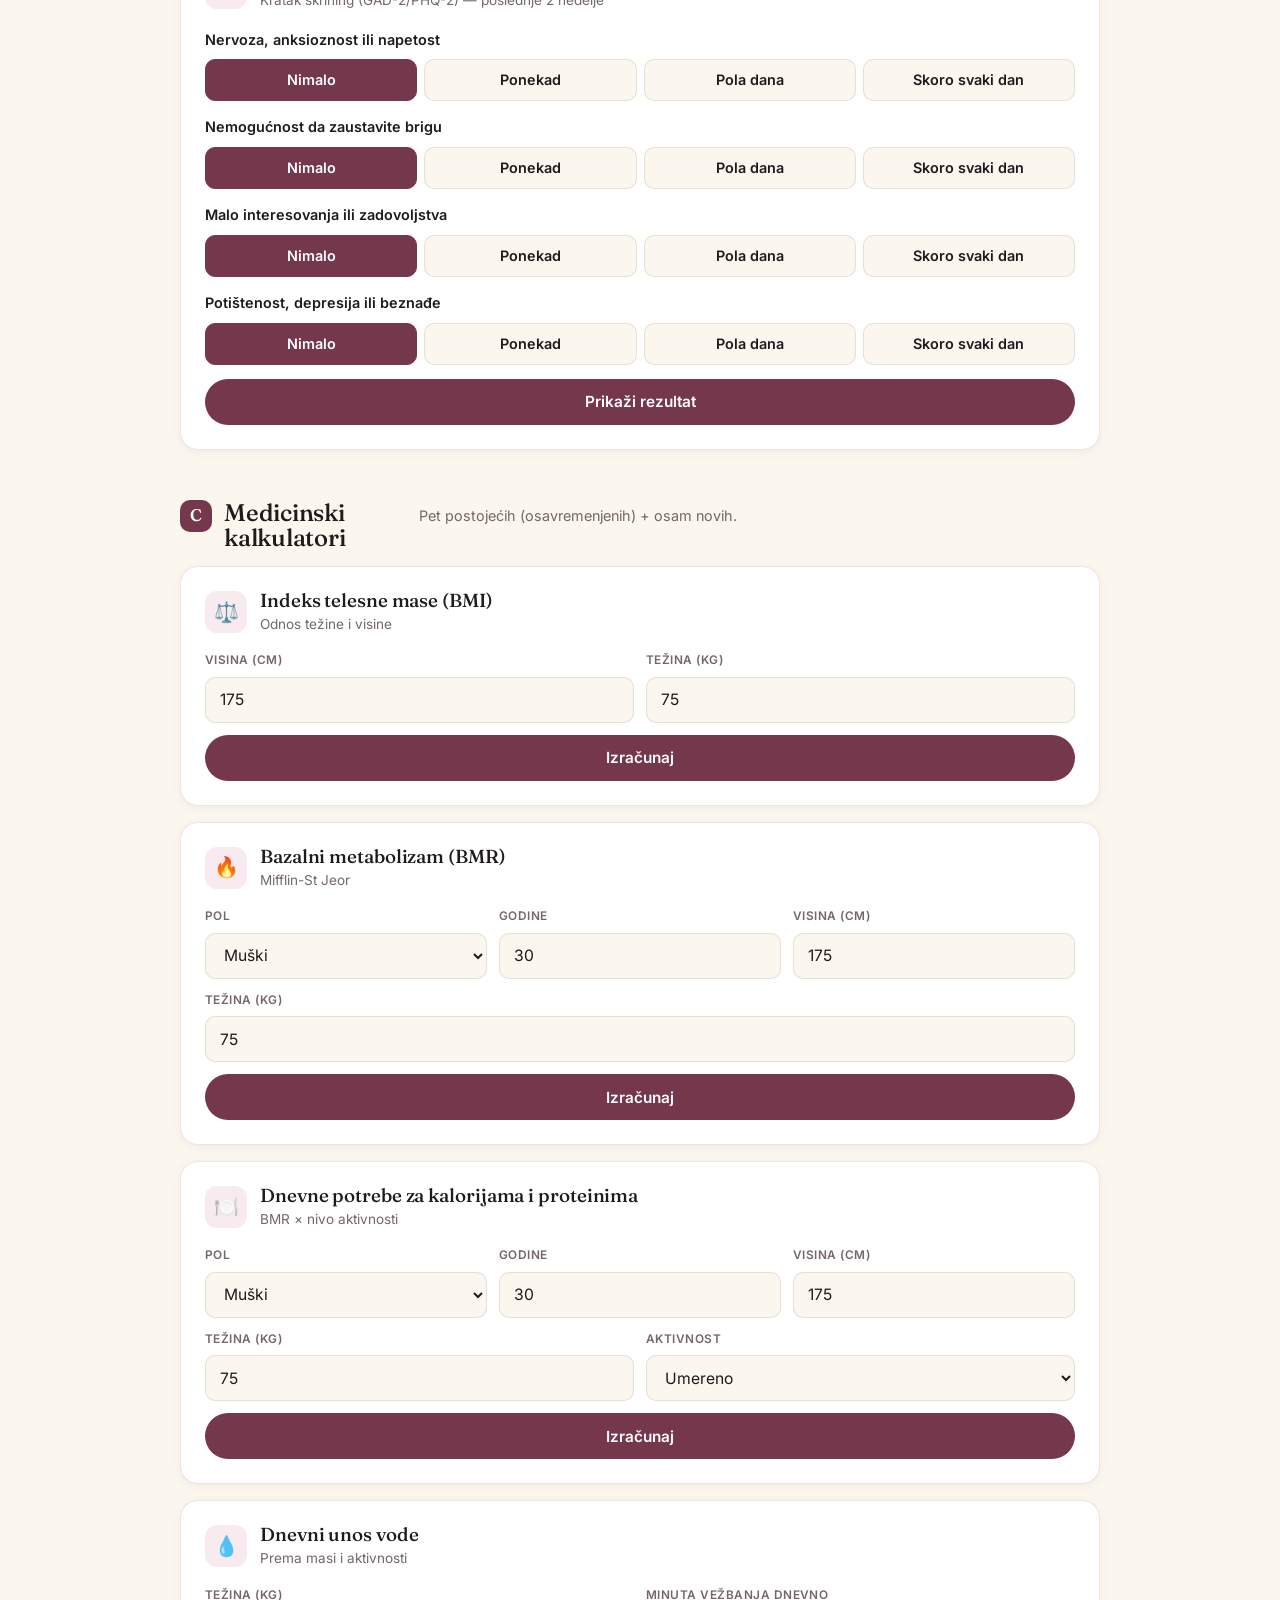
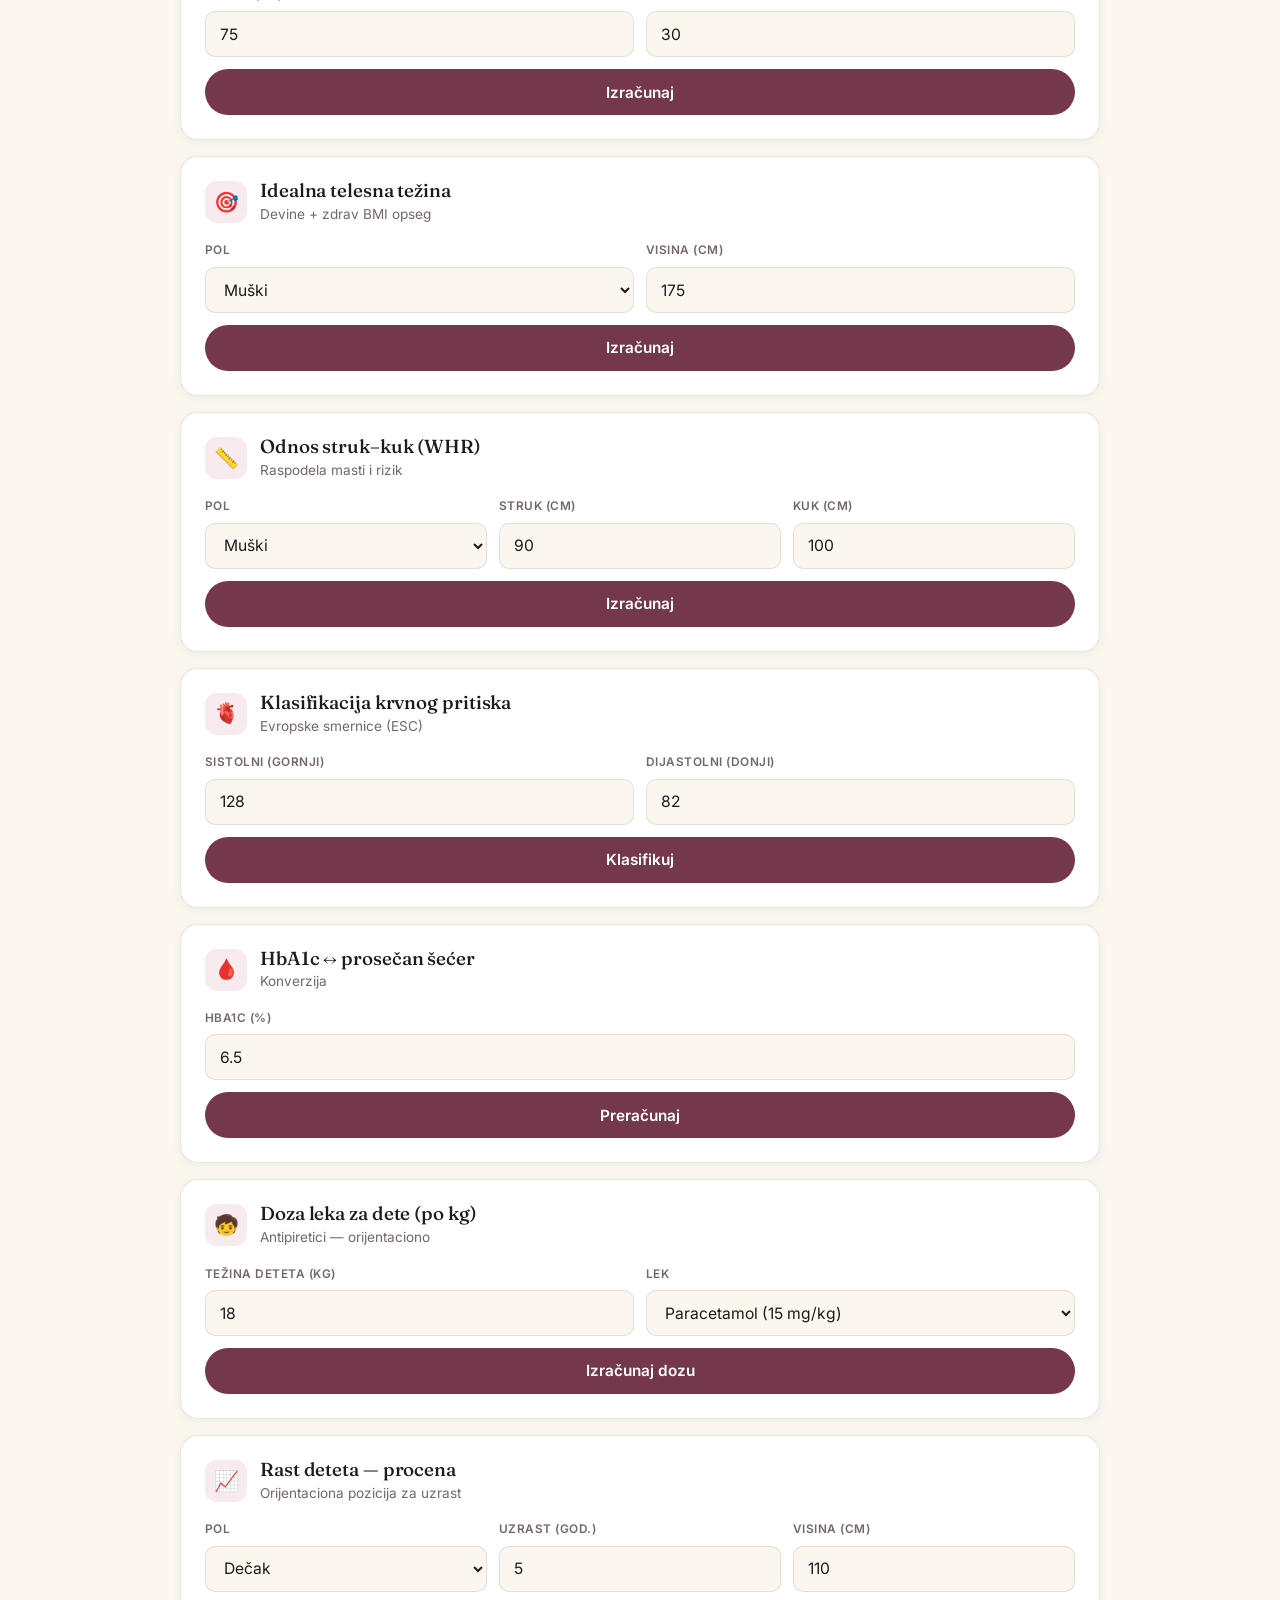
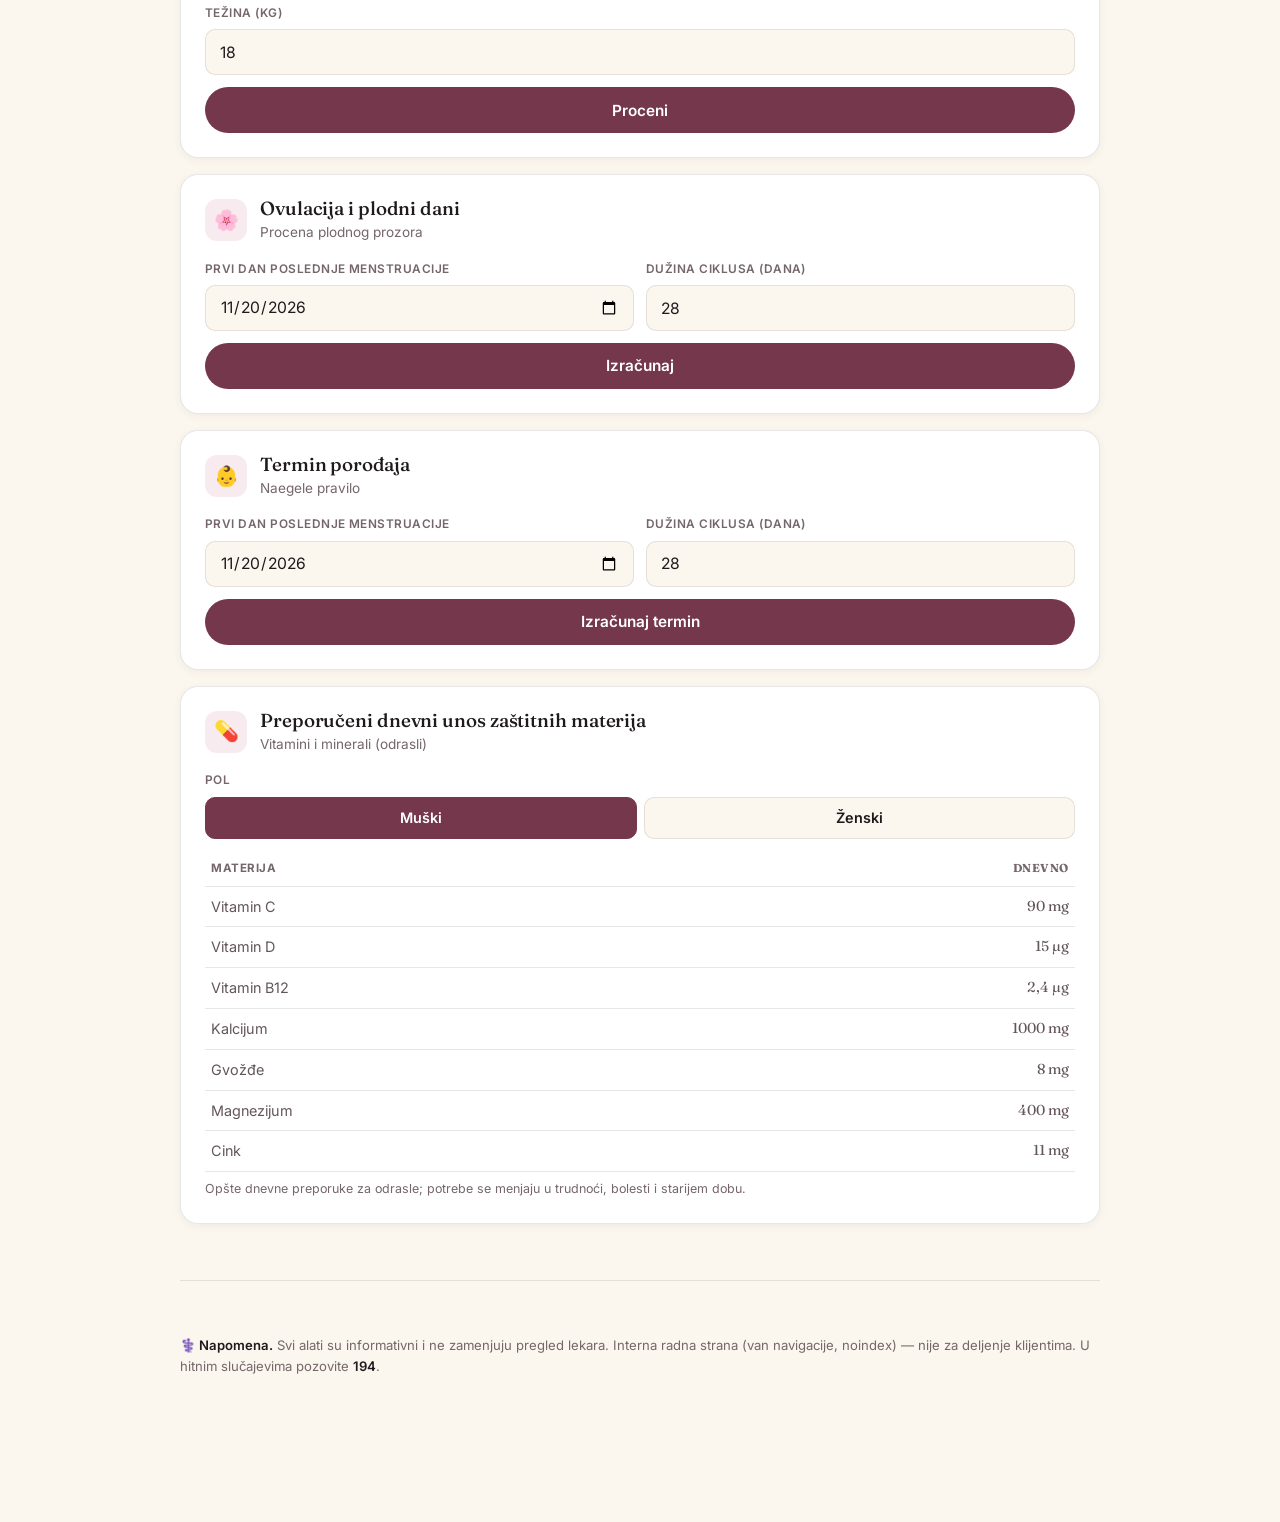
<file: widgeti.html>
<!DOCTYPE html>
<html lang="sr">
<head>
<meta charset="UTF-8">
<meta name="viewport" content="width=device-width, initial-scale=1">
<meta name="robots" content="noindex, nofollow, noarchive">
<title>Widgeti — interni pregled</title>
<link rel="preconnect" href="https://fonts.googleapis.com">
<link rel="preconnect" href="https://fonts.gstatic.com" crossorigin>
<link href="https://fonts.googleapis.com/css2?family=Bad+Script&family=Cormorant+Garamond:ital,wght@0,400;0,500;0,600;1,400;1,500;1,600&family=Fraunces:ital,opsz,wght@0,9..144,380..620;1,9..144,380..560&family=Inter:wght@300;400;500;600;700&display=swap" rel="stylesheet">
<link rel="stylesheet" href="assets/css/style.css">
<style>
/* na internoj strani: sve je odmah vidljivo (bez scroll-reveal zavisnosti) */
[data-reveal],[data-reveal-group]>*{opacity:1!important;transform:none!important;filter:none!important}
body{background:var(--paper)}
.wg-good{color:#3E8E7E}.wg-warn{color:#B98338}.wg-crit{color:#B0455E}
.wg-page{max-width:960px;margin:0 auto;padding:0 20px 90px}
.wg-head{padding:34px 0 4px}
.wg-badge{display:inline-block;font-family:var(--ff-body);font-size:.72rem;font-weight:600;letter-spacing:.14em;text-transform:uppercase;color:var(--brand-deep);background:var(--brand-tint);border:1px solid var(--brand-soft);padding:5px 12px;border-radius:var(--r-pill)}
.wg-head h1{font-family:var(--ff-display);font-size:clamp(1.8rem,4vw,2.6rem);color:var(--ink);margin:14px 0 10px;font-weight:500;letter-spacing:-.01em}
.wg-head p{color:var(--ink-2);max-width:65ch;margin:0}
.wg-nav{position:sticky;top:0;z-index:60;display:flex;gap:8px;flex-wrap:wrap;background:color-mix(in srgb,var(--paper) 92%,transparent);backdrop-filter:blur(10px);padding:12px 0;margin:20px 0 6px;border-bottom:1px solid var(--line)}
.wg-nav a{font-size:.82rem;font-weight:600;color:var(--ink-3);padding:7px 14px;border-radius:var(--r-pill);border:1px solid var(--line)}
.wg-nav a:hover{color:var(--brand-deep);background:var(--white);border-color:var(--brand-soft)}
.wg-group{padding:30px 0 4px}
.wg-gh{display:flex;align-items:baseline;gap:12px;margin-bottom:8px}
.wg-gh .t{font-family:var(--ff-display);font-size:1.05rem;font-weight:600;color:#fff;background:var(--brand-deep);width:32px;height:32px;border-radius:10px;display:grid;place-items:center;flex:none}
.wg-gh h2{font-family:var(--ff-display);font-size:1.5rem;font-weight:500;color:var(--ink)}
.wg-gh p{flex-basis:100%;color:var(--ink-3);font-size:.9rem;margin:2px 0 0}
.wg{background:var(--white);border:1px solid var(--line);border-radius:var(--r-md);padding:24px;margin:16px 0;box-shadow:var(--shadow-sm)}
.wg-top{display:flex;align-items:flex-start;gap:13px;margin-bottom:16px}
.wg-ic{width:42px;height:42px;border-radius:12px;background:var(--brand-tint);display:grid;place-items:center;font-size:20px;flex:none}
.wg-top h3{font-family:var(--ff-display);font-size:1.18rem;font-weight:500;color:var(--ink)}
.wg-top p{margin:2px 0 0;color:var(--ink-3);font-size:.85rem}
.wg-badge-live{margin-left:auto;font-size:.7rem;font-weight:600;padding:4px 10px;border-radius:var(--r-pill);background:var(--brand-tint);color:var(--brand-deep);white-space:nowrap;display:inline-flex;gap:6px;align-items:center}
.wg-badge-live::before{content:"";width:7px;height:7px;border-radius:50%;background:var(--brand)}
.wg-badge-live.demo{background:var(--accent-soft);color:#8a6a2e}.wg-badge-live.demo::before{background:var(--accent)}
.wg-row{display:grid;grid-template-columns:1fr 1fr;gap:12px}
.wg-row.three{grid-template-columns:1fr 1fr 1fr}.wg-row.one{grid-template-columns:1fr}
.wg-f{display:flex;flex-direction:column;gap:6px;margin-bottom:12px}
.wg-f label{font-size:.74rem;font-weight:600;letter-spacing:.04em;text-transform:uppercase;color:var(--ink-3)}
.wg input,.wg select{width:100%;height:46px;border:1.5px solid var(--line);border-radius:var(--r-sm);background:var(--paper);color:var(--ink);padding:0 14px;font:inherit;font-size:.98rem}
.wg input:focus,.wg select:focus{outline:none;border-color:var(--brand);background:var(--white)}
.wg-seg{display:flex;gap:7px;flex-wrap:wrap}
.wg-seg button{flex:1;min-width:60px;height:42px;border:1.5px solid var(--line);background:var(--paper);color:var(--ink);border-radius:var(--r-sm);font-weight:600;font-size:.9rem;transition:.15s;cursor:pointer}
.wg-seg button[aria-pressed="true"]{background:var(--brand-deep);border-color:var(--brand-deep);color:#fff}
.wg-chip{border:1.5px solid var(--line);background:var(--paper);color:var(--ink-2);border-radius:var(--r-pill);padding:8px 14px;font-size:.88rem;font-weight:500;transition:.15s;cursor:pointer}
.wg-chip[aria-pressed="true"]{background:var(--brand);border-color:var(--brand);color:#fff}
.wg-qs{font-size:.9rem;margin:14px 0 8px;font-weight:600;color:var(--ink)}
.wg-btn{height:46px;padding:0 22px;border-radius:var(--r-pill);background:var(--brand-deep);color:#fff;font-weight:600;font-size:.96rem;width:100%;transition:.15s;cursor:pointer}
.wg-btn:hover{background:var(--brand)}.wg-btn:active{transform:translateY(1px)}
.wg-out{margin-top:16px;border-top:1px dashed var(--line);padding-top:16px;display:none}
.wg-out.show{display:block;animation:wgf .35s var(--ease)}
@keyframes wgf{from{opacity:0;transform:translateY(6px)}to{opacity:1;transform:none}}
.wg-metric{display:flex;align-items:baseline;gap:10px;flex-wrap:wrap}
.wg-num{font-family:var(--ff-display);font-size:2.4rem;font-weight:500;line-height:1;color:var(--ink);font-variant-numeric:tabular-nums}
.wg-unit{color:var(--ink-3);font-size:.95rem}
.wg-pill{display:inline-block;font-size:.82rem;font-weight:600;padding:4px 12px;border-radius:var(--r-pill)}
.wg-pill.good{background:#E4F1EC;color:#3E8E7E}.wg-pill.warn{background:var(--accent-soft);color:#8a6a2e}.wg-pill.crit{background:#F6E1E7;color:#B0455E}.wg-pill.info{background:var(--brand-tint);color:var(--brand-deep)}
.wg-note{color:var(--ink-2);font-size:.9rem;margin:10px 0 0}
.wg-cta{margin-top:14px;display:inline-flex;align-items:center;gap:7px;font-weight:600;font-size:.9rem;color:#fff;background:var(--brand);padding:9px 16px;border-radius:var(--r-pill)}
.wg-cta:hover{background:var(--brand-deep)}
.wg-kv{display:grid;grid-template-columns:1fr auto;gap:6px 14px;margin-top:12px;font-size:.9rem}
.wg-kv .k{color:var(--ink-3)}.wg-kv .v{font-family:var(--ff-display);text-align:right;color:var(--ink)}
.wg-mini{display:grid;grid-template-columns:repeat(3,1fr);gap:10px;margin-top:14px}
.wg-mini .m{background:var(--paper);border:1px solid var(--line);border-radius:12px;padding:12px}
.wg-mini .m .l{font-size:.68rem;color:var(--ink-3);text-transform:uppercase;letter-spacing:.06em}
.wg-mini .m .b{font-family:var(--ff-display);font-size:1.25rem;color:var(--ink);margin-top:3px}
.wg-mini .m .s{font-size:.75rem;color:var(--ink-3)}
.wg-table{width:100%;border-collapse:collapse;margin-top:12px;font-size:.9rem}
.wg-table th,.wg-table td{text-align:left;padding:8px 6px;border-bottom:1px solid var(--line)}
.wg-table td:last-child,.wg-table th:last-child{text-align:right;font-family:var(--ff-display)}
.wg-table th{font-size:.72rem;color:var(--ink-3);text-transform:uppercase;letter-spacing:.05em}
.wg-disc{font-size:.78rem;color:var(--ink-3);margin:8px 0 0;line-height:1.5}
.wg-foot{border-top:1px solid var(--line);margin-top:36px;padding:24px 0 0;color:var(--ink-3);font-size:.82rem}
/* Skin Lab preuzet 1:1 — puna širina kao na sajtu (izlazi iz uže kolone) */
#skin-lab{width:100vw;margin-left:calc(50% - 50vw);margin-right:calc(50% - 50vw)}
/* razmak izmedju pitanja i dugmeta u testu anksioznosti */
#gaQs .wg-seg{margin-bottom:14px}
@media(max-width:560px){.wg-row,.wg-row.three{grid-template-columns:1fr}.wg-mini{grid-template-columns:1fr 1fr}}
@media(prefers-reduced-motion:reduce){.wg-out{animation:none}}
</style>
</head>
<body>
<svg width="0" height="0" style="position:absolute" aria-hidden="true">
<defs>

  <!-- ===== PRODERMA PLUS — logo =====
       Rekonstrukcija originalnog znaka: dvostruki prsten (spoljni tanki
       sivi + puna roze elipsa sa belim unutrašnjim prstenom), "PRO" belo
       unutar znaka, "DERMA" u crnoj nastavlja wordmark, tanki potez
       ispod. Dodat PLUS badge. -->
  <g id="logoFull">
    <ellipse cx="52" cy="44" rx="46" ry="37" fill="none" stroke="#9B9498" stroke-width="1.6"
             opacity=".5" transform="rotate(-7 52 44)"/>
    <ellipse cx="50" cy="45" rx="42" ry="34" fill="var(--brand)"/>
    <ellipse cx="50" cy="45" rx="37.5" ry="29.5" fill="none" stroke="#fff" stroke-width="1.5" opacity=".85"/>
    <text x="50" y="56" text-anchor="middle" font-family="Inter, Helvetica, sans-serif"
          font-size="30" font-weight="400" letter-spacing="1" fill="#fff">PRO</text>
    <text x="96" y="56" font-family="Inter, Helvetica, sans-serif" font-size="30"
          font-weight="400" letter-spacing="1" fill="var(--ink)">DERMA</text>
    <path d="M92 70 Q170 79 249 68" fill="none" stroke="var(--brand)" stroke-width="1.5"
          stroke-linecap="round" opacity=".8"/>
    <g transform="translate(252,32)">
      <rect x="0" y="0" width="44" height="19" rx="9.5" fill="var(--brand-soft)"/>
      <text x="22" y="13.4" text-anchor="middle" font-family="Inter, sans-serif" font-size="9.2"
            font-weight="700" letter-spacing="2.6" fill="var(--brand-deep)">PLUS</text>
    </g>
  </g>

  <!-- ===== varijanta za tamnu podlogu (futer) ===== -->
  <g id="logoLight">
    <ellipse cx="52" cy="44" rx="46" ry="37" fill="none" stroke="rgba(255,255,255,.3)"
             stroke-width="1.6" transform="rotate(-7 52 44)"/>
    <ellipse cx="50" cy="45" rx="42" ry="34" fill="var(--brand)"/>
    <ellipse cx="50" cy="45" rx="37.5" ry="29.5" fill="none" stroke="rgba(255,255,255,.9)" stroke-width="1.5"/>
    <text x="50" y="56" text-anchor="middle" font-family="Inter, Helvetica, sans-serif"
          font-size="30" font-weight="400" letter-spacing="1" fill="#fff">PRO</text>
    <text x="96" y="56" font-family="Inter, Helvetica, sans-serif" font-size="30"
          font-weight="400" letter-spacing="1" fill="#fff">DERMA</text>
    <path d="M92 70 Q170 79 249 68" fill="none" stroke="var(--brand-soft)" stroke-width="1.5"
          stroke-linecap="round"/>
    <g transform="translate(252,32)">
      <rect x="0" y="0" width="44" height="19" rx="9.5" fill="rgba(255,255,255,.18)"/>
      <text x="22" y="13.4" text-anchor="middle" font-family="Inter, sans-serif" font-size="9.2"
            font-weight="700" letter-spacing="2.6" fill="#fff">PLUS</text>
    </g>
  </g>

  <!-- ===== ikone ===== -->
  <g id="iPhone"><path d="M22 16.9v3a2 2 0 0 1-2.2 2 19.8 19.8 0 0 1-8.6-3.1 19.5 19.5 0 0 1-6-6 19.8 19.8 0 0 1-3.1-8.7A2 2 0 0 1 4.1 2h3a2 2 0 0 1 2 1.7c.1 1 .4 1.9.7 2.8a2 2 0 0 1-.5 2.1L8.1 9.9a16 16 0 0 0 6 6l1.3-1.3a2 2 0 0 1 2.1-.4c.9.3 1.8.6 2.8.7a2 2 0 0 1 1.7 2z" fill="none" stroke="currentColor" stroke-width="1.6" stroke-linecap="round" stroke-linejoin="round"/></g>
  <g id="iMail"><rect x="2" y="4" width="20" height="16" rx="2" fill="none" stroke="currentColor" stroke-width="1.6"/><path d="m2 7 10 6 10-6" fill="none" stroke="currentColor" stroke-width="1.6" stroke-linecap="round"/></g>
  <g id="iPin"><path d="M20 10c0 6-8 12-8 12s-8-6-8-12a8 8 0 0 1 16 0z" fill="none" stroke="currentColor" stroke-width="1.6"/><circle cx="12" cy="10" r="3" fill="none" stroke="currentColor" stroke-width="1.6"/></g>
  <g id="iClock"><circle cx="12" cy="12" r="9" fill="none" stroke="currentColor" stroke-width="1.6"/><path d="M12 7v5l3.2 2" fill="none" stroke="currentColor" stroke-width="1.6" stroke-linecap="round"/></g>
  <g id="iCheck"><path d="m4 12.5 5 5L20 6.5" fill="none" stroke="currentColor" stroke-width="1.8" stroke-linecap="round" stroke-linejoin="round"/></g>
  <g id="iShield"><path d="M12 2.5 4 6v6c0 5 3.4 8.6 8 9.5 4.6-.9 8-4.5 8-9.5V6z" fill="none" stroke="currentColor" stroke-width="1.5"/><path d="m8.8 12 2.2 2.2 4.2-4.4" fill="none" stroke="currentColor" stroke-width="1.5" stroke-linecap="round"/></g>
  <g id="iScan"><rect x="3" y="3" width="18" height="18" rx="3" fill="none" stroke="currentColor" stroke-width="1.5"/><path d="M3 12h18" stroke="currentColor" stroke-width="1.5"/><circle cx="12" cy="7.5" r="2" fill="none" stroke="currentColor" stroke-width="1.5"/></g>
  <g id="iSun"><circle cx="12" cy="12" r="4.2" fill="none" stroke="currentColor" stroke-width="1.6"/><path d="M12 2v2.4M12 19.6V22M2 12h2.4M19.6 12H22M4.9 4.9l1.7 1.7M17.4 17.4l1.7 1.7M19.1 4.9l-1.7 1.7M6.6 17.4l-1.7 1.7" stroke="currentColor" stroke-width="1.6" stroke-linecap="round"/></g>
  <g id="iDrop"><path d="M12 2.7S5.5 9.8 5.5 14.3a6.5 6.5 0 0 0 13 0C18.5 9.8 12 2.7 12 2.7z" fill="none" stroke="currentColor" stroke-width="1.6" stroke-linejoin="round"/></g>
  <g id="iSpark"><path d="M12 2.5 14 9l6.5 2-6.5 2-2 6.5-2-6.5L3.5 11 10 9z" fill="none" stroke="currentColor" stroke-width="1.5" stroke-linejoin="round"/></g>
  <g id="iLaser"><path d="M12 2v7M12 15v7M4.9 6.4l4.3 3.1M14.8 14.5l4.3 3.1M19.1 6.4l-4.3 3.1M9.2 14.5l-4.3 3.1" stroke="currentColor" stroke-width="1.6" stroke-linecap="round"/><circle cx="12" cy="12" r="2.6" fill="none" stroke="currentColor" stroke-width="1.6"/></g>
  <g id="iCal"><rect x="3" y="5" width="18" height="16" rx="2.5" fill="none" stroke="currentColor" stroke-width="1.5"/><path d="M3 10h18M8 3v4M16 3v4" stroke="currentColor" stroke-width="1.5" stroke-linecap="round"/></g>
  <g id="iSearch"><circle cx="11" cy="11" r="7" fill="none" stroke="currentColor" stroke-width="1.6"/><path d="m16.5 16.5 4 4" stroke="currentColor" stroke-width="1.6" stroke-linecap="round"/></g>
  <g id="iQuote"><path d="M0 30V17.5C0 7.8 5.4 1.6 15.6 0l1.9 4.6c-5.3 1.5-8 4.4-8 8.6h6.1V30H0zm22.5 0V17.5C22.5 7.8 27.9 1.6 38.1 0L40 4.6c-5.3 1.5-8 4.4-8 8.6h6.1V30H22.5z" fill="currentColor"/></g>
  <g id="iArr"><path d="M4 12h15m-5.5-5.5L19 12l-5.5 5.5" fill="none" stroke="currentColor" stroke-width="1.6" stroke-linecap="round" stroke-linejoin="round"/></g>
  <g id="iWind"><path d="M3 8.5h10.5a3 3 0 1 0-3-3M3 12.5h15a3 3 0 1 1-3 3M3 16.5h8a2.5 2.5 0 1 1-2.5 2.5" fill="none" stroke="currentColor" stroke-width="1.6" stroke-linecap="round" stroke-linejoin="round"/></g>
  <g id="iPollen"><circle cx="12" cy="12" r="3" fill="none" stroke="currentColor" stroke-width="1.6"/><path d="M12 3v3.6M12 17.4V21M3 12h3.6M17.4 12H21M5.6 5.6l2.6 2.6M15.8 15.8l2.6 2.6M18.4 5.6l-2.6 2.6M8.2 15.8l-2.6 2.6" stroke="currentColor" stroke-width="1.5" stroke-linecap="round"/><circle cx="12" cy="3" r="1.2" fill="currentColor"/><circle cx="21" cy="12" r="1.2" fill="currentColor"/><circle cx="12" cy="21" r="1.2" fill="currentColor"/><circle cx="3" cy="12" r="1.2" fill="currentColor"/></g>
  <g id="iIG"><rect x="3" y="3" width="18" height="18" rx="5" fill="none" stroke="currentColor" stroke-width="1.6"/><circle cx="12" cy="12" r="4" fill="none" stroke="currentColor" stroke-width="1.6"/><circle cx="17.2" cy="6.8" r="1.1" fill="currentColor"/></g>
  <g id="iFB"><path d="M14 8.5h2.5V5.2H14c-2.2 0-3.8 1.7-3.8 3.9v1.6H8v3.3h2.2V21h3.3v-7h2.4l.6-3.3h-3V9.1c0-.4.2-.6.5-.6z" fill="currentColor"/></g>
  <g id="iIn"><rect x="3" y="3" width="18" height="18" rx="3" fill="none" stroke="currentColor" stroke-width="1.6"/><path d="M7.5 10.5V17M7.5 7.3v.1M11.5 17v-3.6c0-1.4 1-2.4 2.3-2.4s2.2 1 2.2 2.4V17" stroke="currentColor" stroke-width="1.6" stroke-linecap="round"/></g>
  <g id="iYT"><rect x="2.5" y="5.5" width="19" height="13" rx="4" fill="none" stroke="currentColor" stroke-width="1.6"/><path d="m10.5 9 5 3-5 3z" fill="currentColor"/></g>
</defs>
</svg>
<div class="wg-page">
  <header class="wg-head">
    <span class="wg-badge">Interni pregled · nije za klijenta</span>
    <h1>Widgeti — radna verzija</h1>
    <p>Gore su Skin Lab alati preuzeti 1:1 sa proderma sajta (rade identično). Ispod su dodatni predlozi za novi Stetoskop — takođe uživo. Prošetaj kroz sve pa javi koje zadržavamo.</p>
    <nav class="wg-nav"><a href="#skin-lab">Skin Lab (1:1)</a><a href="#extra">Još real-time</a><a href="#b">Testovi rizika</a><a href="#c">Kalkulatori</a></nav>
  </header>
  <div class="wg-group"><div class="wg-gh"><span class="t">A</span><h2>Skin Lab — preuzeto 1:1</h2><p>Identično kao na proderma sajtu: UV indeks, vazduh i polen, tip kože, ABCDE samopregled, kalendar nege.</p></div></div>
<section class="section lab" id="skin-lab">
  <div class="wrap">
    <div class="sec-head" data-reveal>
      <span class="eyebrow eyebrow--center">Skin Lab</span>
      <h2>Vaša koža, u realnom vremenu</h2>
      <p class="lead">Pet alata koje smo napravili da biste između dva pregleda znali šta vaša koža traži danas —
      od UV zračenja iznad Niša do samopregleda mladeža.</p>
    </div>

    <div class="lab-tabs" data-reveal role="tablist">
      <button class="on" data-lab="uv" role="tab"><svg viewBox="0 0 24 24"><use href="#iSun"/></svg> UV indeks danas</button>
      <button data-lab="air" role="tab"><svg viewBox="0 0 24 24"><use href="#iPollen"/></svg> Vazduh i polen</button>
      <button data-lab="quiz" role="tab"><svg viewBox="0 0 24 24"><use href="#iDrop"/></svg> Kakav je vaš tip kože?</button>
      <button data-lab="abcde" role="tab"><svg viewBox="0 0 24 24"><use href="#iScan"/></svg> ABCDE samopregled</button>
      <button data-lab="cal" role="tab"><svg viewBox="0 0 24 24"><use href="#iCal"/></svg> Kalendar nege</button>
    </div>

    <div class="lab-card" data-reveal>

      <!-- ---------- UV VIDŽET ---------- -->
      <div class="lab-panel on" data-labp="uv">
        <div class="uv-grid">
          <div>
            <div class="uv-gauge">
              <svg viewBox="0 0 200 200" aria-hidden="true">
                <circle cx="100" cy="100" r="82" fill="none" stroke="var(--line)" stroke-width="12"
                        stroke-dasharray="386 515" stroke-linecap="round" transform="rotate(135 100 100)"/>
                <circle id="uvArc" cx="100" cy="100" r="82" fill="none" stroke="var(--brand)" stroke-width="12"
                        stroke-dasharray="0 515" stroke-linecap="round" transform="rotate(135 100 100)"
                        style="transition:stroke-dasharray 1.2s cubic-bezier(.16,1,.3,1), stroke .6s"/>
              </svg>
              <div class="uv-num"><b id="uvVal">–</b><span>UV indeks</span></div>
            </div>
            <div style="text-align:center">
              <span class="uv-level" id="uvLevel">Učitavanje…</span>
              <div class="uv-loc" id="uvLoc">Niš, Srbija · <button id="uvGeo" type="button">koristi moju lokaciju</button></div>
            </div>
          </div>

          <div class="uv-advice">
            <h3 id="uvHead">Koliko sunca vaša koža podnese danas?</h3>
            <p class="uv-msg" id="uvMsg">Izaberite svoj fototip kože i dobićete procenu vremena do prvog crvenila,
            kao i preporučeni SPF za današnje uslove.</p>

            <button type="button" class="lab-more-toggle" data-labmore-toggle aria-expanded="false">Detaljnije</button>
            <div class="lab-more" data-labmore>
              <div class="pheno-label">Fototip kože po Fitzpatricku</div>
              <div class="pheno" id="pheno" role="group" aria-label="Izbor fototipa kože">
                <button data-t="1" title="I — vrlo svetla koža, uvek izgori, nikad ne potamni">I</button>
                <button data-t="2" class="on" title="II — svetla koža, obično izgori, slabo potamni">II</button>
                <button data-t="3" title="III — svetlo-smeđa koža, ponekad izgori, ravnomerno potamni">III</button>
                <button data-t="4" title="IV — maslinasta koža, retko izgori, lako potamni">IV</button>
                <button data-t="5" title="V — tamno-smeđa koža, vrlo retko izgori">V</button>
                <button data-t="6" title="VI — tamna koža, praktično nikad ne izgori">VI</button>
              </div>

              <div class="uv-out">
                <div class="uo"><span>Do prvog crvenila</span><b id="uvBurn">–</b><i>bez zaštite, na direktnom suncu</i></div>
                <div class="uo"><span>Preporučeni SPF</span><b id="uvSpf">–</b><i id="uvSpfNote">ponoviti na 2 h</i></div>
                <div class="uo"><span>Vrhunac UV-a</span><b id="uvPeak">–</b><i>izbegavati sunce u tom periodu</i></div>
              </div>

              <div class="uv-chart">
                <div class="uc-t">UV kroz dan</div>
                <div class="uv-bars" id="uvBars"></div>
              </div>
            </div>
          </div>
        </div>

        <div class="lab-disclaimer">
          <strong>Napomena.</strong> Procena je informativna i računa se po standardnom modelu minimalne eritemske doze
          za direktno podnevno sunce, bez zaštite. Stvarno vreme zavisi od nadmorske visine, refleksije (voda, pesak, sneg),
          lekova koje uzimate i stanja kože. Ne zamenjuje pregled dermatologa.
          Podaci: Open-Meteo. <a href="#kontakt" style="color:var(--brand-deep);text-decoration:underline">Zakažite dermoskopiju →</a>
        </div>
      </div>

      <!-- ---------- VAZDUH I POLEN ---------- -->
      <div class="lab-panel" data-labp="air">
        <div class="air-grid">
          <div>
            <div class="air-hero" id="airHero">
              <div class="air-aqi">
                <span class="ah-l">Kvalitet vazduha</span>
                <b id="airAqi">–</b>
                <span class="air-level" id="airAqiLvl">Učitavanje…</span>
              </div>
              <div class="air-pm">
                <div><span>PM2.5</span><b id="airPm25">–</b><i>µg/m³</i></div>
                <div><span>PM10</span><b id="airPm10">–</b><i>µg/m³</i></div>
              </div>
            </div>
            <p class="air-msg" id="airMsg">Učitavanje podataka o vazduhu za Niš…</p>
          </div>

          <div>
            <h3>Alergeni u vazduhu</h3>
            <button type="button" class="lab-more-toggle" data-labmore-toggle aria-expanded="false">Detaljnije</button>
            <div class="lab-more" data-labmore>
              <p style="margin:8px 0 20px;font-size:.92rem">Koncentracije polena za Niš, u zrncima po kubnom metru.
              Kod atopijskog dermatitisa, ekcema i kontaktne urtikarije visok polen se često vidi na koži
              pre nego u nosu.</p>
              <div class="pollen-list" id="pollenList">
                <div class="pl-empty">Učitavanje…</div>
              </div>
            </div>
          </div>
        </div>

        <div class="air-skin" id="airSkin">
          <div class="as-t">Šta ovo znači za kožu danas</div>
          <p id="airSkinMsg">—</p>
          <a class="btn btn--ghost" href="#kontakt">Zakaži alergološko testiranje</a>
        </div>

        <div class="lab-disclaimer">
          <strong>Napomena.</strong> Podaci su modelovani (CAMS Europe / Open-Meteo) i predstavljaju procenu za
          širu zonu grada, ne merenje na vašoj adresi. Reakcija kože na alergene je individualna — tačan okidač
          utvrđuje se <strong>alergološkim epikutanim testiranjem</strong>, ne prema koncentraciji u vazduhu.
          Ako već primate terapiju, ne menjajte je na osnovu ovih brojeva.
        </div>
      </div>

      <!-- ---------- KVIZ ---------- -->
      <div class="lab-panel" data-labp="quiz">
        <div class="quiz" id="quiz">
          <div class="quiz-progress">
            <span class="qp-n" id="qpN">Pitanje 1 / 6</span>
            <div class="qp-bar"><i id="qpBar"></i></div>
          </div>
          <div id="quizBody"></div>
        </div>
        <div class="lab-disclaimer">
          <strong>Napomena.</strong> Kviz daje orijentacionu procenu tipa kože na osnovu vaših odgovora i ne predstavlja
          dijagnozu. Za tačnu analizu potrebna je dermatološka procena uživo.
        </div>
      </div>

      <!-- ---------- ABCDE ---------- -->
      <div class="lab-panel" data-labp="abcde">
        <div style="max-width:62ch;margin-bottom:26px">
          <h3>ABCDE pravilo — kako da sami pregledate mladež</h3>
          <p style="margin-top:8px">Jednom mesečno, pri dobrom svetlu, pregledajte kožu celog tela. Ako mladež ispunjava
          <strong>bilo koji</strong> od pet kriterijuma — ne čekajte. Digitalna dermoskopija i FotoFinder mapiranje
          daju odgovor za jedan pregled.</p>
        </div>

        <div class="abcde-grid" data-reveal-group>
          <div class="ab">
            <svg viewBox="0 0 120 84" fill="none">
              <path d="M60 14c14 0 26 10 26 26 0 16-12 30-26 30S34 56 34 40c0-16 12-26 26-26z" fill="var(--brand-tint)"/>
              <path class="sh-bad" d="M60 16c16 2 24 12 24 26 0 15-11 28-24 28V16z" fill="var(--accent-soft)"/>
              <path d="M60 12v62" stroke="var(--brand)" stroke-width="1.4" stroke-dasharray="4 4"/>
            </svg>
            <div class="ab-l">A</div><div class="ab-w">Asimetrija</div>
            <p>Jedna polovina mladeža ne odgovara drugoj kada ga zamislite prepolovljenog.</p>
          </div>
          <div class="ab">
            <svg viewBox="0 0 120 84" fill="none">
              <path class="sh-bad" d="M60 12c10-2 22 6 26 16 5 12-2 18 2 26-5 10-16 16-28 16s-24-6-28-16c-3-8 2-14 0-24 4-12 18-16 28-18z" fill="var(--accent-soft)" stroke="var(--accent)" stroke-width="1.6"/>
            </svg>
            <div class="ab-l">B</div><div class="ab-w">Border / ivice</div>
            <p>Ivice su nazubljene, nepravilne ili razlivene, a ne glatke i jasno ograničene.</p>
          </div>
          <div class="ab">
            <svg viewBox="0 0 120 84" fill="none">
              <ellipse cx="60" cy="42" rx="27" ry="26" fill="var(--brand-tint)"/>
              <path class="sh-bad" d="M45 26c10-4 18 4 26 2s14 8 10 18-16 6-22 12-18 2-20-10 -2-18 6-22z" fill="var(--accent)" opacity=".55"/>
              <circle cx="52" cy="52" r="6" fill="var(--brand-deep)" opacity=".5"/>
            </svg>
            <div class="ab-l">C</div><div class="ab-w">Color / boja</div>
            <p>Više nijansi u istom mladežu — smeđa, crna, crvena, bela ili plavičasta polja.</p>
          </div>
          <div class="ab">
            <svg viewBox="0 0 120 84" fill="none">
              <circle cx="40" cy="42" r="10" fill="var(--brand-tint)"/>
              <circle class="sh-bad" cx="80" cy="42" r="24" fill="var(--accent-soft)" stroke="var(--accent)" stroke-width="1.6"/>
              <path d="M56 70h48" stroke="var(--brand)" stroke-width="1.2"/>
              <text x="80" y="80" text-anchor="middle" font-size="9" fill="var(--ink-3)" font-family="Inter,sans-serif">&gt; 6 mm</text>
            </svg>
            <div class="ab-l">D</div><div class="ab-w">Diameter</div>
            <p>Prečnik veći od 6 mm (otprilike gumica na vrhu olovke) — ili bilo koji rast.</p>
          </div>
          <div class="ab">
            <svg viewBox="0 0 120 84" fill="none">
              <circle cx="38" cy="42" r="13" fill="var(--brand-tint)"/>
              <path d="M58 42h14m-4-4 4 4-4 4" stroke="var(--brand)" stroke-width="1.6" stroke-linecap="round" stroke-linejoin="round"/>
              <circle class="sh-bad" cx="92" cy="42" r="21" fill="var(--accent-soft)" stroke="var(--accent)" stroke-width="1.6"/>
            </svg>
            <div class="ab-l">E</div><div class="ab-w">Evolucija</div>
            <p>Menja se — raste, menja boju ili oblik, svrbi, krvari ili se ljušti.</p>
          </div>
        </div>

        <div class="abcde-note">
          <p><strong style="color:#fff">Ako prepoznate bilo koji znak</strong> — zakažite dermoskopiju. Rano otkriven
          melanom ima izuzetno visoku stopu izlečenja, a pregled traje kraće od pauze za kafu.</p>
          <a class="btn" href="#kontakt" data-magnetic>Zakaži dermoskopiju <svg class="arr" width="16" height="16" viewBox="0 0 24 24"><use href="#iArr"/></svg></a>
        </div>

        <div class="lab-disclaimer">
          <strong>Napomena.</strong> ABCDE je alat za samoprocenu i ne isključuje potrebu za stručnim pregledom.
          Neki melanomi ne ispunjavaju nijedan od ovih kriterijuma. Kod svake nedoumice — javite se dermatologu.
        </div>
      </div>

      <!-- ---------- KALENDAR ---------- -->
      <div class="lab-panel" data-labp="cal">
        <div class="cal-grid">
          <div>
            <div class="pheno-label">Izaberite mesec</div>
            <div class="cal-months" id="calMonths"></div>
            <div style="margin-top:22px;padding:18px;border-radius:var(--r-md);background:rgba(255,255,255,.7);border:1px solid var(--line-2)">
              <div class="pheno-label" style="margin-bottom:8px">Uslovi sada · Niš</div>
              <div style="display:flex;gap:22px;flex-wrap:wrap">
                <div><b style="font-family:var(--ff-display);font-size:1.6rem;color:var(--ink)" id="calTemp">–</b>
                     <i style="font-style:normal;display:block;font-size:.74rem;color:var(--ink-3)">temperatura</i></div>
                <div><b style="font-family:var(--ff-display);font-size:1.6rem;color:var(--ink)" id="calHum">–</b>
                     <i style="font-style:normal;display:block;font-size:.74rem;color:var(--ink-3)">vlažnost vazduha</i></div>
              </div>
              <p style="font-size:.82rem;margin-top:12px;margin-bottom:0" id="calHumMsg">—</p>
            </div>
          </div>

          <div class="cal-body">
            <div class="cal-season" id="calSeason">—</div>
            <h3 id="calTitle">—</h3>
            <p id="calIntro" style="margin-top:10px"></p>
            <div class="cal-focus" id="calFocus"></div>
            <ul class="cal-list" id="calList"></ul>
            <a class="btn btn--ghost" href="#usluge" style="margin-top:22px">Tretmani za ovaj period</a>
          </div>
        </div>
        <div class="lab-disclaimer">
          <strong>Napomena.</strong> Sezonske preporuke su opšte smernice. Plan nege se pravi individualno — nakon pregleda
          i procene stanja vaše kože.
        </div>
      </div>

    </div>
  </div>
</section>

  <!-- ===== Još real-time (dodatak) ===== -->
  <section class="wg-group" id="extra">
    <div class="wg-gh"><span class="t">+</span><h2>Još u realnom vremenu</h2><p>Predlog — nije na proderma. Podaci: Open-Meteo za Niš (ili vašu lokaciju).</p></div>

    <div class="wg" id="wBio">
      <div class="wg-top"><div class="wg-ic">🌡️</div><div><h3>Bioprognoza za meteoropate</h3><p>Uticaj promene pritiska i vremena</p></div><span class="wg-badge-live" id="bioBadge">uživo</span></div>
      <div class="wg-metric"><span class="wg-num" id="bioVal">–</span><span class="wg-unit">indeks opterećenja</span><span class="wg-pill" id="bioPill">—</span></div>
      <div class="wg-mini"><div class="m"><div class="l">Pritisak</div><div class="b" id="bioP">–</div><div class="s" id="bioPt">hPa</div></div><div class="m"><div class="l">Temperatura</div><div class="b" id="bioT">–</div><div class="s">°C</div></div><div class="m"><div class="l">Vlažnost</div><div class="b" id="bioH">–</div><div class="s">%</div></div></div>
      <p class="wg-note" id="bioMsg"></p>
    </div>

    <div class="wg" id="wFlu">
      <div class="wg-top"><div class="wg-ic">🤧</div><div><h3>Indeks prehlade i gripa</h3><p>Sezonska procena i saveti za imunitet</p></div><span class="wg-badge-live" id="fluBadge">uživo</span></div>
      <div class="wg-metric"><span class="wg-num" id="fluVal">–</span><span class="wg-unit">/ 100</span><span class="wg-pill" id="fluPill">—</span></div>
      <p class="wg-note" id="fluMsg"></p>
    </div>
  </section>

  <!-- ===== B testovi ===== -->
  <section class="wg-group" id="b">
    <div class="wg-gh"><span class="t">B</span><h2>Testovi i procene rizika</h2><p>Vode ka odgovarajućem specijalisti.</p></div>

    <div class="wg"><div class="wg-top"><div class="wg-ic">🩺</div><div><h3>Provera simptoma</h3><p>Izaberite više simptoma — preporuka se računa uživo</p></div></div>
      <div class="wg-seg" id="syChips" style="flex-wrap:wrap"></div><div class="wg-out" id="syOut"></div></div>

    <div class="wg"><div class="wg-top"><div class="wg-ic">❤️</div><div><h3>Rizik od srčanog udara</h3><p>Orijentaciona 10-god. procena (SCORE2 princip)</p></div></div>
      <div class="wg-row"><div class="wg-f"><label>Pol</label><select id="s2Sex"><option value="m">Muški</option><option value="z">Ženski</option></select></div><div class="wg-f"><label>Godine (40–75)</label><input id="s2Age" type="number" value="55"></div></div>
      <div class="wg-row"><div class="wg-f"><label>Sistolni pritisak (mmHg)</label><input id="s2Sbp" type="number" value="140"></div><div class="wg-f"><label>Ukupni holesterol (mmol/L)</label><input id="s2Chol" type="number" step="0.1" value="5.5"></div></div>
      <div class="wg-f"><label>Pušač</label><div class="wg-seg" id="s2Smoke"><button data-v="0" aria-pressed="true">Ne</button><button data-v="1">Da</button></div></div>
      <button class="wg-btn" id="s2Calc">Izračunaj rizik</button>
      <div class="wg-out" id="s2Out"><div class="wg-metric"><span class="wg-num" id="s2Val">–</span><span class="wg-unit">% / 10 god.</span><span class="wg-pill" id="s2Pill"></span></div><p class="wg-note" id="s2Msg"></p><a class="wg-cta" href="#kontakt">Zakaži: Kardiolog →</a></div></div>

    <div class="wg"><div class="wg-top"><div class="wg-ic">🩸</div><div><h3>Rizik od dijabetesa (FINDRISC)</h3><p>Zvanični upitnik za tip 2</p></div></div>
      <div class="wg-row"><div class="wg-f"><label>Godine</label><select id="frAge"><option value="0">ispod 45</option><option value="2">45–54</option><option value="3">55–64</option><option value="4">preko 64</option></select></div><div class="wg-f"><label>BMI</label><select id="frBmi"><option value="0">ispod 25</option><option value="1">25–30</option><option value="3">preko 30</option></select></div></div>
      <div class="wg-row"><div class="wg-f"><label>Obim struka</label><select id="frWaist"><option value="0">nizak</option><option value="3">srednji</option><option value="4">visok</option></select></div><div class="wg-f"><label>30 min aktivnosti dnevno</label><select id="frAct"><option value="0">Da</option><option value="2">Ne</option></select></div></div>
      <div class="wg-row"><div class="wg-f"><label>Povrće/voće svaki dan</label><select id="frVeg"><option value="0">Da</option><option value="1">Ne</option></select></div><div class="wg-f"><label>Lekovi za pritisak</label><select id="frBp"><option value="0">Ne</option><option value="2">Da</option></select></div></div>
      <div class="wg-row"><div class="wg-f"><label>Ikad povišen šećer</label><select id="frGlu"><option value="0">Ne</option><option value="5">Da</option></select></div><div class="wg-f"><label>Dijabetes u porodici</label><select id="frFam"><option value="0">Ne</option><option value="3">dalji rod</option><option value="5">roditelj/brat/sestra</option></select></div></div>
      <button class="wg-btn" id="frCalc">Izračunaj bodove</button>
      <div class="wg-out" id="frOut"><div class="wg-metric"><span class="wg-num" id="frVal">–</span><span class="wg-unit">bodova</span><span class="wg-pill" id="frPill"></span></div><p class="wg-note" id="frMsg"></p><a class="wg-cta" href="#kontakt">Zakaži: Endokrinolog →</a></div></div>

    <div class="wg"><div class="wg-top"><div class="wg-ic">🧠</div><div><h3>Stres i anksioznost</h3><p>Kratak skrining (GAD-2/PHQ-2) — poslednje 2 nedelje</p></div></div>
      <div id="gaQs"></div><button class="wg-btn" id="gaCalc">Prikaži rezultat</button>
      <div class="wg-out" id="gaOut"><div class="wg-metric"><span class="wg-num" id="gaVal">–</span><span class="wg-unit">/ 12</span><span class="wg-pill" id="gaPill"></span></div><p class="wg-note" id="gaMsg"></p><a class="wg-cta" href="#kontakt">Zakaži: Psiholog →</a></div></div>
  </section>

  <!-- ===== C kalkulatori ===== -->
  <section class="wg-group" id="c">
    <div class="wg-gh"><span class="t">C</span><h2>Medicinski kalkulatori</h2><p>Pet postojećih (osavremenjenih) + osam novih.</p></div>

    <div class="wg"><div class="wg-top"><div class="wg-ic">⚖️</div><div><h3>Indeks telesne mase (BMI)</h3><p>Odnos težine i visine</p></div></div>
      <div class="wg-row"><div class="wg-f"><label>Visina (cm)</label><input id="bmiH" type="number" value="175"></div><div class="wg-f"><label>Težina (kg)</label><input id="bmiW" type="number" value="75"></div></div>
      <button class="wg-btn" id="bmiCalc">Izračunaj</button>
      <div class="wg-out" id="bmiOut"><div class="wg-metric"><span class="wg-num" id="bmiVal">–</span><span class="wg-unit">kg/m²</span><span class="wg-pill" id="bmiPill"></span></div><p class="wg-note" id="bmiMsg"></p></div></div>

    <div class="wg"><div class="wg-top"><div class="wg-ic">🔥</div><div><h3>Bazalni metabolizam (BMR)</h3><p>Mifflin-St Jeor</p></div></div>
      <div class="wg-row three"><div class="wg-f"><label>Pol</label><select id="bmrSex"><option value="m">Muški</option><option value="z">Ženski</option></select></div><div class="wg-f"><label>Godine</label><input id="bmrAge" type="number" value="30"></div><div class="wg-f"><label>Visina (cm)</label><input id="bmrH" type="number" value="175"></div></div>
      <div class="wg-f"><label>Težina (kg)</label><input id="bmrW" type="number" value="75"></div>
      <button class="wg-btn" id="bmrCalc">Izračunaj</button>
      <div class="wg-out" id="bmrOut"><div class="wg-metric"><span class="wg-num" id="bmrVal">–</span><span class="wg-unit">kcal/dan</span></div><p class="wg-note">Kalorije koje telo troši u potpunom mirovanju.</p></div></div>

    <div class="wg"><div class="wg-top"><div class="wg-ic">🍽️</div><div><h3>Dnevne potrebe za kalorijama i proteinima</h3><p>BMR × nivo aktivnosti</p></div></div>
      <div class="wg-row three"><div class="wg-f"><label>Pol</label><select id="calSex"><option value="m">Muški</option><option value="z">Ženski</option></select></div><div class="wg-f"><label>Godine</label><input id="calAge" type="number" value="30"></div><div class="wg-f"><label>Visina (cm)</label><input id="calH" type="number" value="175"></div></div>
      <div class="wg-row"><div class="wg-f"><label>Težina (kg)</label><input id="calW" type="number" value="75"></div><div class="wg-f"><label>Aktivnost</label><select id="calAct"><option value="1.2">Sedeći</option><option value="1.375">Lako aktivan</option><option value="1.55" selected>Umereno</option><option value="1.725">Vrlo aktivan</option><option value="1.9">Ekstremno</option></select></div></div>
      <button class="wg-btn" id="calCalc">Izračunaj</button>
      <div class="wg-out" id="calOut"><div class="wg-mini"><div class="m"><div class="l">Održavanje</div><div class="b" id="calMaint">–</div><div class="s">kcal/dan</div></div><div class="m"><div class="l">Mršavljenje</div><div class="b" id="calLoss">–</div><div class="s">−500 kcal</div></div><div class="m"><div class="l">Proteini</div><div class="b" id="calProt">–</div><div class="s">g/dan</div></div></div></div></div>

    <div class="wg"><div class="wg-top"><div class="wg-ic">💧</div><div><h3>Dnevni unos vode</h3><p>Prema masi i aktivnosti</p></div></div>
      <div class="wg-row"><div class="wg-f"><label>Težina (kg)</label><input id="waW" type="number" value="75"></div><div class="wg-f"><label>Minuta vežbanja dnevno</label><input id="waEx" type="number" value="30"></div></div>
      <button class="wg-btn" id="waCalc">Izračunaj</button>
      <div class="wg-out" id="waOut"><div class="wg-metric"><span class="wg-num" id="waVal">–</span><span class="wg-unit">litara/dan</span></div><p class="wg-note" id="waMsg"></p></div></div>

    <div class="wg"><div class="wg-top"><div class="wg-ic">🎯</div><div><h3>Idealna telesna težina</h3><p>Devine + zdrav BMI opseg</p></div></div>
      <div class="wg-row"><div class="wg-f"><label>Pol</label><select id="iwSex"><option value="m">Muški</option><option value="z">Ženski</option></select></div><div class="wg-f"><label>Visina (cm)</label><input id="iwH" type="number" value="175"></div></div>
      <button class="wg-btn" id="iwCalc">Izračunaj</button>
      <div class="wg-out" id="iwOut"><div class="wg-metric"><span class="wg-num" id="iwVal">–</span><span class="wg-unit">kg</span></div><p class="wg-note" id="iwMsg"></p></div></div>

    <div class="wg"><div class="wg-top"><div class="wg-ic">📏</div><div><h3>Odnos struk–kuk (WHR)</h3><p>Raspodela masti i rizik</p></div></div>
      <div class="wg-row three"><div class="wg-f"><label>Pol</label><select id="whrSex"><option value="m">Muški</option><option value="z">Ženski</option></select></div><div class="wg-f"><label>Struk (cm)</label><input id="whrWa" type="number" value="90"></div><div class="wg-f"><label>Kuk (cm)</label><input id="whrHi" type="number" value="100"></div></div>
      <button class="wg-btn" id="whrCalc">Izračunaj</button>
      <div class="wg-out" id="whrOut"><div class="wg-metric"><span class="wg-num" id="whrVal">–</span><span class="wg-unit">WHR</span><span class="wg-pill" id="whrPill"></span></div><p class="wg-note" id="whrMsg"></p></div></div>

    <div class="wg"><div class="wg-top"><div class="wg-ic">🫀</div><div><h3>Klasifikacija krvnog pritiska</h3><p>Evropske smernice (ESC)</p></div></div>
      <div class="wg-row"><div class="wg-f"><label>Sistolni (gornji)</label><input id="bpSys" type="number" value="128"></div><div class="wg-f"><label>Dijastolni (donji)</label><input id="bpDia" type="number" value="82"></div></div>
      <button class="wg-btn" id="bpCalc">Klasifikuj</button>
      <div class="wg-out" id="bpOut"><div class="wg-metric"><span class="wg-num" id="bpVal">–</span><span class="wg-unit">mmHg</span><span class="wg-pill" id="bpPill"></span></div><p class="wg-note" id="bpMsg"></p></div></div>

    <div class="wg"><div class="wg-top"><div class="wg-ic">🩸</div><div><h3>HbA1c ↔ prosečan šećer</h3><p>Konverzija</p></div></div>
      <div class="wg-f"><label>HbA1c (%)</label><input id="a1cV" type="number" step="0.1" value="6.5"></div>
      <button class="wg-btn" id="a1cCalc">Preračunaj</button>
      <div class="wg-out" id="a1cOut"><div class="wg-metric"><span class="wg-num" id="a1cVal">–</span><span class="wg-unit">mmol/L prosečno</span><span class="wg-pill" id="a1cPill"></span></div><p class="wg-note" id="a1cMsg"></p></div></div>

    <div class="wg"><div class="wg-top"><div class="wg-ic">🧒</div><div><h3>Doza leka za dete (po kg)</h3><p>Antipiretici — orijentaciono</p></div></div>
      <div class="wg-row"><div class="wg-f"><label>Težina deteta (kg)</label><input id="dzW" type="number" value="18"></div><div class="wg-f"><label>Lek</label><select id="dzDrug"><option value="para">Paracetamol (15 mg/kg)</option><option value="ibu">Ibuprofen (10 mg/kg)</option></select></div></div>
      <button class="wg-btn" id="dzCalc">Izračunaj dozu</button>
      <div class="wg-out" id="dzOut"><div class="wg-metric"><span class="wg-num" id="dzVal">–</span><span class="wg-unit">mg po dozi</span></div><p class="wg-note" id="dzMsg"></p></div></div>

    <div class="wg"><div class="wg-top"><div class="wg-ic">📈</div><div><h3>Rast deteta — procena</h3><p>Orijentaciona pozicija za uzrast</p></div></div>
      <div class="wg-row three"><div class="wg-f"><label>Pol</label><select id="grSex"><option value="m">Dečak</option><option value="z">Devojčica</option></select></div><div class="wg-f"><label>Uzrast (god.)</label><input id="grAge" type="number" step="0.5" value="5"></div><div class="wg-f"><label>Visina (cm)</label><input id="grH" type="number" value="110"></div></div>
      <div class="wg-f"><label>Težina (kg)</label><input id="grW" type="number" value="18"></div>
      <button class="wg-btn" id="grCalc">Proceni</button>
      <div class="wg-out" id="grOut"><div class="wg-kv" id="grKv"></div><p class="wg-note" id="grMsg"></p></div></div>

    <div class="wg"><div class="wg-top"><div class="wg-ic">🌸</div><div><h3>Ovulacija i plodni dani</h3><p>Procena plodnog prozora</p></div></div>
      <div class="wg-row"><div class="wg-f"><label>Prvi dan poslednje menstruacije</label><input id="ovLmp" type="date"></div><div class="wg-f"><label>Dužina ciklusa (dana)</label><input id="ovCyc" type="number" value="28"></div></div>
      <button class="wg-btn" id="ovCalc">Izračunaj</button>
      <div class="wg-out" id="ovOut"><div class="wg-kv" id="ovKv"></div><p class="wg-note" id="ovMsg"></p></div></div>

    <div class="wg"><div class="wg-top"><div class="wg-ic">👶</div><div><h3>Termin porođaja</h3><p>Naegele pravilo</p></div></div>
      <div class="wg-row"><div class="wg-f"><label>Prvi dan poslednje menstruacije</label><input id="ddLmp" type="date"></div><div class="wg-f"><label>Dužina ciklusa (dana)</label><input id="ddCyc" type="number" value="28"></div></div>
      <button class="wg-btn" id="ddCalc">Izračunaj termin</button>
      <div class="wg-out" id="ddOut"><div class="wg-metric"><span class="wg-num" id="ddVal" style="font-size:1.5rem">–</span></div><p class="wg-note" id="ddMsg"></p></div></div>

    <div class="wg"><div class="wg-top"><div class="wg-ic">💊</div><div><h3>Preporučeni dnevni unos zaštitnih materija</h3><p>Vitamini i minerali (odrasli)</p></div></div>
      <div class="wg-f"><label>Pol</label><div class="wg-seg" id="rdaSex"><button data-v="m" aria-pressed="true">Muški</button><button data-v="z">Ženski</button></div></div>
      <div id="rdaTable"></div>
      <p class="wg-disc">Opšte dnevne preporuke za odrasle; potrebe se menjaju u trudnoći, bolesti i starijem dobu.</p></div>
  </section>

  <div class="wg-foot" id="kontakt">
    <strong>⚕️ Napomena.</strong> Svi alati su informativni i ne zamenjuju pregled lekara. Interna radna strana (van navigacije, noindex) — nije za deljenje klijentima. U hitnim slučajevima pozovite <strong>194</strong>.
  </div>
</div>

<script src="assets/js/app.js"></script>
<script>
(function(){
const $=(s,r=document)=>r.querySelector(s),$$=(s,r=document)=>[...r.querySelectorAll(s)];
const show=id=>$('#'+id).classList.add('show');
const fmt=(n,d=0)=>Number(n).toLocaleString('sr-RS',{minimumFractionDigits:d,maximumFractionDigits:d});
function pill(el,cls,txt){el.className='wg-pill '+cls;el.textContent=txt;}

/* ----- dodatni real-time: bioprognoza + grip (Niš default) ----- */
async function fetchJSON(u){const c=new AbortController();const t=setTimeout(()=>c.abort(),3500);try{const r=await fetch(u,{signal:c.signal});clearTimeout(t);if(!r.ok)throw 0;return await r.json();}catch(e){clearTimeout(t);return null;}}
function renderBio(p,tr,t,h){$('#bioP').textContent=fmt(p);$('#bioPt').textContent=(tr>0?'+':'')+tr+' hPa / 24h';$('#bioT').textContent=fmt(t);$('#bioH').textContent=fmt(h);let load=Math.min(100,Math.abs(tr)*8+(t>28?20:t<0?15:0)+(h>80?10:0));$('#bioVal').textContent=Math.round(load);let cls='good',l='Nisko';if(load>=30&&load<55){cls='info';l='Umereno';}else if(load>=55&&load<75){cls='warn';l='Povišeno';}else if(load>=75){cls='crit';l='Visoko';}pill($('#bioPill'),cls,l);$('#bioMsg').textContent=Math.abs(tr)>=5?'Nagla promena pritiska — meteoropati mogu osetiti glavobolju, umor i bol u zglobovima. Više tečnosti, manje napora i kofeina uveče.':'Stabilni uslovi — mali uticaj na organizam.';}
function renderFlu(t,h){const m=new Date().getMonth();const seas=(m>=10||m<=2)?45:((m>=3&&m<=4)||m===9)?25:10;let idx=Math.min(100,seas+(t<5?25:t<12?12:0)+(h<40?10:0));$('#fluVal').textContent=Math.round(idx);let cls='good',l='Nizak';if(idx>=30&&idx<55){cls='info';l='Umeren';}else if(idx>=55&&idx<75){cls='warn';l='Povišen';}else if(idx>=75){cls='crit';l='Visok';}pill($('#fluPill'),cls,l);$('#fluMsg').textContent=idx>=55?'Povećan rizik od respiratornih infekcija. Perite ruke, provetravajte, dovoljno sna i vitamin D jačaju imunitet.':'Nizak do umeren rizik. Održavajte hidrataciju i san.';}
function demoExtra(){['bioBadge','fluBadge'].forEach(id=>{$('#'+id).classList.add('demo');$('#'+id).textContent='demo';});renderBio(1013,-6,22,58);renderFlu(22,58);}
(async function(){
  const f=await fetchJSON('https://api.open-meteo.com/v1/forecast?latitude=43.3209&longitude=21.8958&current=temperature_2m,relative_humidity_2m,surface_pressure&hourly=surface_pressure&timezone=auto&past_days=1&forecast_days=1');
  if(!f){demoExtra();return;}
  try{const sp=f.hourly.surface_pressure,st=f.hourly.time,now=new Date(),pn=f.current.surface_pressure;let i24=st.findIndex(t=>new Date(t)>=new Date(now.getTime()-864e5));if(i24<0)i24=0;const tr=Math.round(pn-(sp[i24]||pn));renderBio(pn,tr,f.current.temperature_2m,f.current.relative_humidity_2m);renderFlu(f.current.temperature_2m,f.current.relative_humidity_2m);}catch(e){demoExtra();}
})();

/* ----- B1 simptomi ----- */
const symptoms=[['❤️','Bol u grudima','Kardiologija'],['🩸','Visok pritisak','Kardiologija'],['🫁','Nedostatak vazduha','Pulmologija'],['🤕','Glavobolja','Neurologija'],['💫','Vrtoglavica','Neurologija'],['🌙','Nesanica','Neurologija'],['🤢','Bol u stomaku','Gastroenterologija'],['🔥','Gorušica','Gastroenterologija'],['🦴','Bol u zglobovima','Reumatologija'],['🌡️','Osip na koži','Dermatologija'],['👁️','Problemi sa vidom','Oftalmologija'],['😴','Zamor','Endokrinologija'],['😟','Anksioznost','Psihijatrija']];
const specDesc={Kardiologija:'srčano-vaskularne tegobe',Pulmologija:'disajni putevi i pluća',Neurologija:'glavobolje i nervni sistem',Gastroenterologija:'varenje i stomak',Reumatologija:'zglobovi i kosti',Dermatologija:'promene na koži',Oftalmologija:'vid i oči',Endokrinologija:'hormoni i metabolizam',Psihijatrija:'psihičko zdravlje'};
const syBox=$('#syChips');
symptoms.forEach(([em,n,sp])=>{const b=document.createElement('button');b.type='button';b.className='wg-chip';b.style.flex='0 0 auto';b.dataset.spec=sp;b.setAttribute('aria-pressed','false');b.innerHTML=em+' '+n;b.onclick=()=>{b.setAttribute('aria-pressed',b.getAttribute('aria-pressed')==='true'?'false':'true');syR();};syBox.appendChild(b);});
function syR(){const on=$$('#syChips button[aria-pressed="true"]'),out=$('#syOut');if(!on.length){out.classList.remove('show');out.innerHTML='';return;}const t={};on.forEach(b=>t[b.dataset.spec]=(t[b.dataset.spec]||0)+1);const top=Object.entries(t).sort((a,b)=>b[1]-a[1]);const sp=top[0][0];const conf=Math.min(96,60+top[0][1]*12+(on.length>1?6:0));out.innerHTML=`<div class="wg-metric"><span class="wg-num" style="font-size:1.4rem">${sp}</span><span class="wg-pill info">${conf}% podudarnost</span></div><p class="wg-note">Simptomi upućuju na oblast: <strong>${specDesc[sp]}</strong>. Izabrano: ${on.length}.</p><a class="wg-cta" href="#kontakt">Zakaži: ${sp} →</a>`;out.classList.add('show');}

/* ----- B2 SCORE2 ----- */
$$('#s2Smoke button').forEach(b=>b.onclick=()=>{$$('#s2Smoke button').forEach(x=>x.setAttribute('aria-pressed','false'));b.setAttribute('aria-pressed','true');});
$('#s2Calc').onclick=()=>{const sex=$('#s2Sex').value,age=+$('#s2Age').value,sbp=+$('#s2Sbp').value,ch=+$('#s2Chol').value,sm=+$('#s2Smoke button[aria-pressed="true"]').dataset.v;let r=(age-40)*0.35+(sbp-120)*0.06+(ch-4)*1.1;if(sm)r+=age<50?6:4;if(sex==='m')r+=2;r=Math.max(0.5,Math.min(60,r));$('#s2Val').textContent=fmt(r,1);let cls,l;if(r<5){cls='good';l='Nizak';}else if(r<10){cls='info';l='Umeren';}else if(r<20){cls='warn';l='Visok';}else{cls='crit';l='Vrlo visok';}pill($('#s2Pill'),cls,l);$('#s2Msg').textContent=r<5?'Nastavite zdrav stil života i redovne kontrole.':r<10?'Preporučuju se promene u ishrani, aktivnost i kontrola pritiska.':'Preporučuje se pregled kod kardiologa i procena terapije.';show('s2Out');};

/* ----- B3 FINDRISC ----- */
$('#frCalc').onclick=()=>{const s=['frAge','frBmi','frWaist','frAct','frVeg','frBp','frGlu','frFam'].reduce((a,id)=>a+ +$('#'+id).value,0);$('#frVal').textContent=s;let cls,l,risk;if(s<7){cls='good';l='Nizak';risk='~1%';}else if(s<12){cls='info';l='Blago povišen';risk='~4%';}else if(s<15){cls='warn';l='Umeren';risk='~17%';}else if(s<21){cls='crit';l='Visok';risk='~33%';}else{cls='crit';l='Vrlo visok';risk='~50%';}pill($('#frPill'),cls,l);$('#frMsg').textContent='Rizik od tipa 2 dijabetesa za 10 god: '+risk+'. '+(s>=12?'Preporučuje se provera šećera i pregled kod endokrinologa.':'Održavajte aktivnost i uravnoteženu ishranu.');show('frOut');};

/* ----- B4 GAD/PHQ ----- */
const gaQ=['Nervoza, anksioznost ili napetost','Nemogućnost da zaustavite brigu','Malo interesovanja ili zadovoljstva','Potištenost, depresija ili beznađe'];
$('#gaQs').innerHTML=gaQ.map((q,i)=>`<div class="wg-qs">${q}</div><div class="wg-seg" data-ga="${i}"><button data-v="0" aria-pressed="true">Nimalo</button><button data-v="1">Ponekad</button><button data-v="2">Pola dana</button><button data-v="3">Skoro svaki dan</button></div>`).join('');
$$('#gaQs .wg-seg').forEach(seg=>$$('button',seg).forEach(b=>b.onclick=()=>{$$('button',seg).forEach(x=>x.setAttribute('aria-pressed','false'));b.setAttribute('aria-pressed','true');}));
$('#gaCalc').onclick=()=>{const v=$$('#gaQs .wg-seg').map(s=>+$('button[aria-pressed="true"]',s).dataset.v);const anx=v[0]+v[1],dep=v[2]+v[3],tot=anx+dep;$('#gaVal').textContent=tot;let cls,l;if(anx>=3||dep>=3){cls='warn';l='Pozitivan skrining';}else{cls='good';l='Uredno';}if(tot>=9){cls='crit';l='Izražene tegobe';}pill($('#gaPill'),cls,l);$('#gaMsg').textContent=(anx>=3||dep>=3)?'Rezultat ukazuje na moguću anksioznost/depresivnost. Preporučuje se razgovor sa stručnjakom — nije dijagnoza.':'Rezultat je u urednom opsegu.';show('gaOut');};

/* ----- C kalkulatori ----- */
function bmr(sex,age,h,w){return sex==='m'?10*w+6.25*h-5*age+5:10*w+6.25*h-5*age-161;}
$('#bmiCalc').onclick=()=>{const h=+$('#bmiH').value/100,w=+$('#bmiW').value;if(!h||!w)return;const b=w/(h*h);$('#bmiVal').textContent=fmt(b,1);let cls,l;if(b<18.5){cls='info';l='Pothranjenost';}else if(b<25){cls='good';l='Normalna težina';}else if(b<30){cls='warn';l='Prekomerna težina';}else{cls='crit';l='Gojaznost';}pill($('#bmiPill'),cls,l);$('#bmiMsg').textContent='Zdrav opseg je 18,5–24,9. '+(b>=25?'Smanjenje 5–10% mase značajno snižava rizike.':'Održavajte navike.');show('bmiOut');};
$('#bmrCalc').onclick=()=>{$('#bmrVal').textContent=fmt(bmr($('#bmrSex').value,+$('#bmrAge').value,+$('#bmrH').value,+$('#bmrW').value));show('bmrOut');};
$('#calCalc').onclick=()=>{const m=bmr($('#calSex').value,+$('#calAge').value,+$('#calH').value,+$('#calW').value)*+$('#calAct').value;$('#calMaint').textContent=fmt(m);$('#calLoss').textContent=fmt(m-500);$('#calProt').textContent=fmt(+$('#calW').value*1.6);show('calOut');};
$('#waCalc').onclick=()=>{const w=+$('#waW').value,ex=+$('#waEx').value,l=w*0.033+(ex/30)*0.35;$('#waVal').textContent=fmt(l,1);$('#waMsg').textContent='Oko '+Math.round(l/0.25)+' čaša. Uz vežbanje i vrućine potrebe rastu.';show('waOut');};
$('#iwCalc').onclick=()=>{const h=+$('#iwH').value,sex=$('#iwSex').value,inch=(h-152.4)/2.54,dev=(sex==='m'?50:45.5)+2.3*Math.max(0,inch),lo=18.5*(h/100)**2,hi=24.9*(h/100)**2;$('#iwVal').textContent=fmt(dev,1);$('#iwMsg').textContent='Zdrav opseg za vašu visinu: '+fmt(lo,0)+'–'+fmt(hi,0)+' kg.';show('iwOut');};
$('#whrCalc').onclick=()=>{const wa=+$('#whrWa').value,hi=+$('#whrHi').value,sex=$('#whrSex').value;if(!hi)return;const r=wa/hi;$('#whrVal').textContent=fmt(r,2);const hr=sex==='m'?0.9:0.85;let cls,l;if(r<hr-0.05){cls='good';l='Nizak rizik';}else if(r<hr){cls='warn';l='Umeren rizik';}else{cls='crit';l='Povišen rizik';}pill($('#whrPill'),cls,l);$('#whrMsg').textContent='Granica rizika: '+hr+' za '+(sex==='m'?'muškarce':'žene')+'.';show('whrOut');};
$('#bpCalc').onclick=()=>{const s=+$('#bpSys').value,d=+$('#bpDia').value;$('#bpVal').textContent=s+'/'+d;let cls,l;if(s<120&&d<80){cls='good';l='Optimalan';}else if(s<130&&d<85){cls='good';l='Normalan';}else if(s<140&&d<90){cls='info';l='Povišen normalan';}else if(s<160||d<100){cls='warn';l='Hipertenzija 1';}else if(s<180||d<110){cls='crit';l='Hipertenzija 2';}else{cls='crit';l='Hipertenzija 3 — hitno';}pill($('#bpPill'),cls,l);$('#bpMsg').textContent=(s>=140||d>=90)?'Vrednosti ukazuju na povišen pritisak. Ponovite merenje u miru i javite se lekaru.':'Vrednosti su u prihvatljivom opsegu. Merite redovno.';show('bpOut');};
$('#a1cCalc').onclick=()=>{const a=+$('#a1cV').value,mgdl=28.7*a-46.7,mmol=mgdl/18;$('#a1cVal').textContent=fmt(mmol,1);let cls,l;if(a<5.7){cls='good';l='Normalno';}else if(a<6.5){cls='warn';l='Predijabetes';}else{cls='crit';l='Dijabetes opseg';}pill($('#a1cPill'),cls,l);$('#a1cMsg').textContent='Prosečna glikemija ≈ '+fmt(mgdl,0)+' mg/dL (prosek u 2–3 meseca).';show('a1cOut');};
$('#dzCalc').onclick=()=>{const w=+$('#dzW').value,drug=$('#dzDrug').value;if(!w)return;const perkg=drug==='para'?15:10,dose=w*perkg,max=drug==='para'?w*60:w*30;$('#dzVal').textContent=fmt(dose);$('#dzMsg').textContent=(drug==='para'?'Paracetamol: '+fmt(dose)+' mg po dozi na 4–6 h (max '+fmt(max)+' mg/dan).':'Ibuprofen: '+fmt(dose)+' mg po dozi na 6–8 h (max '+fmt(max)+' mg/dan). Ne davati bebama ispod 3 meseca.')+' Uvek proverite sa pedijatrom.';show('dzOut');};
const growth={m:{h:[[1,76],[2,88],[3,96],[5,110],[7,122],[10,138],[13,156]],w:[[1,10],[2,12.5],[3,14.5],[5,18.5],[7,23],[10,32],[13,45]]},z:{h:[[1,74],[2,86],[3,95],[5,109],[7,121],[10,138],[13,157]],w:[[1,9.5],[2,12],[3,14],[5,18],[7,22.5],[10,33],[13,46]]}};
function interp(tbl,x){for(let i=0;i<tbl.length-1;i++){if(x<=tbl[i+1][0]){const[a,va]=tbl[i],[b,vb]=tbl[i+1];return va+(vb-va)*(x-a)/(b-a);}}return tbl[tbl.length-1][1];}
$('#grCalc').onclick=()=>{const sex=$('#grSex').value,age=+$('#grAge').value,h=+$('#grH').value,w=+$('#grW').value,eh=interp(growth[sex].h,age),ew=interp(growth[sex].w,age),dh=(h/eh-1)*100,dw=(w/ew-1)*100;const band=d=>Math.abs(d)<5?'≈ prosek':d>0?(d>12?'iznad proseka':'blago iznad'):(d<-12?'ispod proseka':'blago ispod');$('#grKv').innerHTML=`<span class="k">Očekivana visina (${age} g.)</span><span class="v">${fmt(eh,0)} cm</span><span class="k">Vaše dete</span><span class="v">${fmt(h,0)} cm · ${band(dh)}</span><span class="k">Očekivana težina</span><span class="v">${fmt(ew,1)} kg</span><span class="k">Vaše dete</span><span class="v">${fmt(w,1)} kg · ${band(dw)}</span>`;$('#grMsg').textContent='Orijentaciono prema prosečnim vrednostima. Za tačne percentile koristite SZO krive i pregled pedijatra.';show('grOut');};
function dstr(d){return d.toLocaleDateString('sr-RS',{day:'numeric',month:'long',year:'numeric'});}
$('#ovCalc').onclick=()=>{const lmp=$('#ovLmp').value,cyc=+$('#ovCyc').value||28;if(!lmp){$('#ovMsg').textContent='Unesite prvi dan menstruacije.';show('ovOut');return;}const d=new Date(lmp),ov=new Date(d);ov.setDate(ov.getDate()+cyc-14);const f0=new Date(ov);f0.setDate(f0.getDate()-4);const f1=new Date(ov);f1.setDate(f1.getDate()+1);const nx=new Date(d);nx.setDate(nx.getDate()+cyc);$('#ovKv').innerHTML=`<span class="k">Ovulacija</span><span class="v">${dstr(ov)}</span><span class="k">Plodni prozor</span><span class="v">${f0.toLocaleDateString('sr-RS',{day:'numeric',month:'short'})} – ${f1.toLocaleDateString('sr-RS',{day:'numeric',month:'short'})}</span><span class="k">Sledeća menstruacija</span><span class="v">${dstr(nx)}</span>`;$('#ovMsg').textContent='Najveća šansa za začeće je u danima oko ovulacije.';show('ovOut');};
$('#ddCalc').onclick=()=>{const lmp=$('#ddLmp').value,cyc=+$('#ddCyc').value||28;if(!lmp){$('#ddMsg').textContent='Unesite prvi dan menstruacije.';$('#ddVal').textContent='—';show('ddOut');return;}const d=new Date(lmp),due=new Date(d);due.setDate(due.getDate()+280+(cyc-28));const days=Math.floor((Date.now()-d)/864e5),wk=Math.max(0,Math.floor(days/7));$('#ddVal').textContent=dstr(due);$('#ddMsg').textContent=wk>0&&wk<=42?('Trenutno ste u '+wk+'. nedelji trudnoće.'):'Termin po Naegele pravilu (poslednja menstruacija + 280 dana).';show('ddOut');};
const rda={m:[['Vitamin C','90 mg'],['Vitamin D','15 µg'],['Vitamin B12','2,4 µg'],['Kalcijum','1000 mg'],['Gvožđe','8 mg'],['Magnezijum','400 mg'],['Cink','11 mg']],z:[['Vitamin C','75 mg'],['Vitamin D','15 µg'],['Vitamin B12','2,4 µg'],['Kalcijum','1000 mg'],['Gvožđe','18 mg'],['Magnezijum','310 mg'],['Cink','8 mg']]};
function rdaR(){const sex=$('#rdaSex button[aria-pressed="true"]').dataset.v;$('#rdaTable').innerHTML='<table class="wg-table"><thead><tr><th>Materija</th><th>Dnevno</th></tr></thead><tbody>'+rda[sex].map(r=>`<tr><td>${r[0]}</td><td>${r[1]}</td></tr>`).join('')+'</tbody></table>';}
$$('#rdaSex button').forEach(b=>b.onclick=()=>{$$('#rdaSex button').forEach(x=>x.setAttribute('aria-pressed','false'));b.setAttribute('aria-pressed','true');rdaR();});
rdaR();
(()=>{const t=new Date();t.setDate(t.getDate()-14);const s=t.toISOString().slice(0,10);$('#ovLmp').value=s;$('#ddLmp').value=s;})();
})();
</script>
</body>
</html>
</file>
<file: assets/css/style.css>
/* ==========================================================================
   PRODERMA PLUS — Specijalistička dermatovenerološka klinika, Niš
   Autor stila: custom build (bez frameworka)
   Sve boje idu kroz CSS varijable -> lako se prenosi u WordPress theme.json
   ========================================================================== */

/* ---------- 1. PALETA — "Rosé Clinique" ----------------------------------
   Izvedena iz originalnog PRODERMA znaka sa proderma.rs (prigušeni roze
   prsten ~#B36B80). Zadržan isti porodični ton, samo očišćen i posvetljen:
   pastelno i nežno, ali dovoljno zasićeno da ne otkliza u "beauty app".
   Šampanj kao topli sekundarni akcenat, nikad kao dominanta.
   -------------------------------------------------------------------- */

:root {
  --brand:        #B36B81;   /* roze iz originalnog PRODERMA znaka       */
  --brand-deep:   #74374B;   /* tamna vinska — tekst, dugmad, kontrast   */
  --brand-mid:    #C58399;   /* međuton za gradijente i linije           */
  --brand-soft:   #E4C0CC;   /* puder roze — ispune, oreoli              */
  --brand-tint:   #F7EBEF;   /* najsvetlija roze — pozadine sekcija      */
  --accent:       #C29A6B;   /* toplo zlato — sekundarni akcenat         */
  --accent-soft:  #F0E2CC;
  --glow-a:       #EEC3D0;   /* boje žive pozadine — sve pastelne        */
  --glow-b:       #F7E6CE;
  --glow-c:       #E0CBD6;
  --footer-bg:    var(--brand-deep);   /* tamna vinska — futer, nijansu svetlije od crne */
}

/* ---------- 1b. ALTERNATIVNE PALETE (birač u dnu ekrana) -----------------
   Iste promenljive, druge vrednosti — [data-palette] na <html> ih prepisuje.
   Neutralni tonovi (ink/paper-osnova nije ovde) ostaju isti radi čitljivosti,
   menja se samo "brend" sloj: roze/zlato -> tirkiz/rusa, žad/ružičasta, itd.
   -------------------------------------------------------------------- */

[data-palette="aqua"] {
  --brand:        #47857F;
  --brand-deep:   #37746E;
  --brand-mid:    #83C5BE;
  --brand-soft:   #C0E4E0;
  --brand-tint:   #EBF7F6;
  --accent:       #CB9881;
  --accent-soft:  #F0D7CC;
  --glow-a:       #C8EAE7;
  --glow-b:       #F3DACE;
  --glow-c:       #CDDFDA;
  --paper:        #FAF3EF;
  --paper-2:      #F3E4DD;
  --ivory:        #FDF9F7;
  --footer-bg:    var(--brand-deep);
}

/* "rose" = osnovna paleta iz odeljka 1 (boja loga), samo eksplicitno
   nazvana da bi birač mogao da se vrati na nju kao na jednu od 3 opcije */
[data-palette="rose"] {
  --brand:        #B36B81;
  --brand-deep:   #74374B;
  --brand-mid:    #C58399;
  --brand-soft:   #E4C0CC;
  --brand-tint:   #F7EBEF;
  --accent:       #C29A6B;
  --accent-soft:  #F0E2CC;
  --glow-a:       #EEC3D0;
  --glow-b:       #F7E6CE;
  --glow-c:       #E0CBD6;
  --paper:        #FBF6EE;
  --paper-2:      #F4EADC;
  --ivory:        #FDFBF7;
  --footer-bg:    var(--brand-deep);
}

[data-palette="lilac"] {
  --brand:        #5B65A8;
  --brand-deep:   #373F74;
  --brand-mid:    #838CC5;
  --brand-soft:   #C0C5E4;
  --brand-tint:   #EBEDF7;
  --accent:       #CF8BAA;
  --accent-soft:  #F3D8E4;
  --glow-a:       #C8CCEA;
  --glow-b:       #F3CEDE;
  --glow-c:       #CDD3DF;
  --paper:        #FAEFF4;
  --paper-2:      #F3DDE7;
  --ivory:        #FDF7FA;
  --footer-bg:    var(--brand-deep);
}

/* ---------- 2. TOKENI ---------------------------------------------------- */

:root {
  /* slonovača kao osnovni papir — topla, ne bela, ne roze */
  --paper:        #FBF6EE;
  --paper-2:      #F4EADC;
  --ivory:        #FDFBF7;
  --ink:          #1F1A1C;   /* crna iz "DERMA" u logotipu               */
  --ink-2:        #635659;
  --ink-3:        #756769;
  --line:         rgba(31, 26, 28, .10);
  --line-2:       rgba(31, 26, 28, .055);
  --white:        #fff;

  --ff-display: "Fraunces", "Cormorant Garamond", "Times New Roman", serif;
  --ff-body:    "Inter", -apple-system, BlinkMacSystemFont, "Segoe UI", sans-serif;

  /* ---- Tipografska skala — namerno svedena na TAČNO 3 veličine fonta
     za ceo sajt. Hijerarhija dalje ide kroz font-weight, boju, razmak
     slova i font-family (display serif vs. body sans), nikad kroz
     dodatne veličine. ---- */
  --fs-1: clamp(1.4rem, 2.5vw, 2.1rem); /* Veliki — naslovi, isticanja, brojevi */
  --fs-2: clamp(1rem, 1.05vw, 1.05rem); /* Srednji — tekst, dugmad, navigacija  */
  --fs-3: .8125rem;                     /* Mali — oznake, metapodaci, natpisi   */

  --r-sm: 10px;
  --r-md: 18px;
  --r-lg: 28px;
  --r-xl: 40px;
  --r-pill: 999px;

  --shadow-sm: 0 2px 10px rgba(28,42,44,.05);
  --shadow-md: 0 12px 40px -12px rgba(28,42,44,.14);
  --shadow-lg: 0 32px 80px -28px rgba(28,42,44,.24);

  --ease: cubic-bezier(.22,.61,.36,1);
  --ease-out: cubic-bezier(.16,1,.3,1);

  --nav-h: 76px;
  --pad: clamp(20px, 5vw, 72px);
  --maxw: 1280px;
}

/* ---------- 3. RESET ----------------------------------------------------- */

*, *::before, *::after { box-sizing: border-box; }

html {
  scroll-behavior: smooth;
  /* header je fixed — bez ovoga sidra iz menija završe ispod njega */
  scroll-padding-top: calc(var(--nav-h) + 24px);
  -webkit-text-size-adjust: 100%;
  /* RUNDA 7: "overflow-x: hidden" ovde je bio bag — po CSS specifikaciji,
     kad je overflow-x nešto drugo osim visible a overflow-y ostane
     podrazumevano visible, browser overflow-y SAM prebacuje na auto
     (dokumentovano "overflow propagation" ponašanje). To html/body čini
     scroll kontejnerom i u potpunosti razbija position:sticky za SVU
     decu na strani — .jr-stage (Vaš put kod nas), .tech-viewport
     (Tehnologija) i .rs-card (Utisci) su zbog toga samo listom
     skrolovali umesto da se pinuju. "overflow-x: clip" sprečava isti
     horizontalni bleed/swipe bez uspostavljanja scroll kontejnera. */
  overflow-x: clip;
  width: 100%;
}

body {
  margin: 0;
  font-family: var(--ff-body);
  font-size: 16px;
  line-height: 1.65;
  color: var(--ink-2);
  background: transparent; /* preliv živi u body::before, ispod svega */
  overflow-x: clip;
  width: 100%;
  -webkit-font-smoothing: antialiased;
  text-rendering: optimizeLegibility;
}

img, svg, video { max-width: 100%; display: block; }
a { color: inherit; text-decoration: none; }
button { font: inherit; cursor: pointer; border: none; background: none; color: inherit; }
ul { list-style: none; margin: 0; padding: 0; }

h1, h2, h3, h4 {
  font-family: var(--ff-display);
  font-optical-sizing: auto;
  color: var(--ink);
  font-weight: 480;
  line-height: 1.05;
  letter-spacing: -.018em;
  margin: 0;
}

h1 { font-size: var(--fs-1); font-weight: 460; }
h2 { font-size: var(--fs-1); font-weight: 500; letter-spacing: -.01em; }
h3 { font-size: var(--fs-2); font-weight: 650; letter-spacing: -.005em; font-family: var(--ff-body); }

p { margin: 0 0 1em; }
p:last-child { margin-bottom: 0; }

strong, b { font-weight: 600; color: var(--ink); }

::selection { background: var(--brand-soft); color: var(--brand-deep); }

/* ---------- 4. LAYOUT UTILITIES ------------------------------------------ */

.wrap {
  width: 100%;
  max-width: var(--maxw);
  margin-inline: auto;
  padding-inline: var(--pad);
}

.section {
  position: relative;
  padding-block: clamp(230px, 22vw, 400px);
}

.section--tight {
  padding-block: clamp(172px, 16.5vw, 300px);
}

.eyebrow {
  display: inline-flex;
  align-items: center;
  gap: 10px;
  font-size: var(--fs-3);
  letter-spacing: .22em;
  text-transform: uppercase;
  font-weight: 500;
  color: var(--brand-deep);
  margin-bottom: 18px;
}
.eyebrow::before {
  content: "";
  width: 26px; height: 1px;
  background: var(--brand);
  opacity: .55;
}
/* centrirano zaglavlje sekcije — crtica sa obe strane */
.eyebrow--center {
  display: inline-flex;
  justify-content: center;
  margin-bottom: clamp(14px, 1.8vw, 20px);
}
.eyebrow--center::after {
  content: "";
  width: 26px; height: 1px;
  background: var(--brand);
  opacity: .55;
}

.lead { font-size: var(--fs-2); color: var(--ink-2); max-width: 60ch; }

.grid { display: grid; gap: clamp(20px, 3vw, 40px); }

/* ---------- 5. DUGMAD ---------------------------------------------------- */

.btn {
  --btn-bg: var(--brand-deep);
  --btn-fg: #fff;
  position: relative;
  display: inline-flex;
  align-items: center;
  justify-content: center;
  gap: 10px;
  padding: 15px 30px;
  border-radius: var(--r-pill);
  background: var(--btn-bg);
  color: var(--btn-fg);
  font-size: var(--fs-3);
  font-weight: 500;
  letter-spacing: .04em;
  overflow: hidden;
  isolation: isolate;
  transition: transform .5s var(--ease-out), box-shadow .5s var(--ease-out);
  box-shadow: 0 6px 24px -10px color-mix(in srgb, var(--brand-deep) 70%, transparent);
  will-change: transform;
}
.btn::after {
  content: "";
  position: absolute;
  inset: 0;
  background: radial-gradient(120px circle at var(--mx, 50%) var(--my, 50%),
              rgba(255,255,255,.28), transparent 70%);
  opacity: 0;
  transition: opacity .4s;
  z-index: -1;
}
.btn:hover { transform: translateY(-2px); box-shadow: 0 16px 38px -14px color-mix(in srgb, var(--brand-deep) 85%, transparent); }
.btn:hover::after { opacity: 1; }
.btn:active { transform: translateY(0) scale(.985); }

.btn--ghost {
  --btn-bg: transparent;
  --btn-fg: var(--ink);
  border: 1px solid var(--line);
  box-shadow: none;
  backdrop-filter: blur(8px);
  background: rgba(255,255,255,.5);
}
.btn--ghost:hover { border-color: var(--brand); color: var(--brand-deep); box-shadow: var(--shadow-sm); }

.btn--accent { --btn-bg: var(--accent); --btn-fg: #4A2E22; box-shadow: 0 6px 24px -10px var(--accent); }

.btn .arr { transition: transform .45s var(--ease-out); }
.btn:hover .arr { transform: translateX(4px); }

/* ---------- 6. POZADINA: mesh canvas + kursor svetlo ---------------------- */

/* Papir više nije ravan — topli preliv koji stoji ispod svega i ne skroluje.
   Ovo je sloj koji čini da pozadina "prati sajt" umesto praznog bež-a. */
body::before {
  content: "";
  position: fixed;
  inset: 0;
  z-index: -4;
  pointer-events: none;
  /* Samo blaga toplina, ne roze. Boja dolazi iz sadržaja, ne iz podloge. */
  background:
    radial-gradient(110% 70% at 10% -8%,  color-mix(in srgb, var(--brand-soft) 16%, transparent) 0%, transparent 52%),
    radial-gradient(85%  60% at 100% 4%,  color-mix(in srgb, var(--accent-soft) 22%, transparent) 0%, transparent 55%),
    var(--paper);
}

#mesh {
  position: fixed;
  inset: 0;
  width: 100%;
  height: 100%;
  z-index: -3;
  pointer-events: none;
  opacity: .30;
}

.grain {
  /* zadržan, ali kao vrlo tanak sloj — daje "film" teksturu premium štampe */
  position: fixed;
  inset: 0;
  z-index: -2;
  pointer-events: none;
  opacity: .10;
  mix-blend-mode: multiply;
  background-image: url("data:image/svg+xml,%3Csvg xmlns='http://www.w3.org/2000/svg' width='160' height='160'%3E%3Cfilter id='n'%3E%3CfeTurbulence type='fractalNoise' baseFrequency='.8' numOctaves='3'/%3E%3C/filter%3E%3Crect width='160' height='160' filter='url(%23n)' opacity='.4'/%3E%3C/svg%3E");
}

/* ---- ČESTICE PREKO CELOG SAJTA — fiksne, prate skrol jer se ne pomeraju
   sa dokumentom. Sitne pastelne tačke koje sporo plutaju naviše. ---- */
.dust {
  position: fixed;
  inset: 0;
  z-index: -1;
  pointer-events: none;
  overflow: hidden;
}
.dust i {
  position: absolute;
  bottom: -14px;
  width: var(--s, 5px); height: var(--s, 5px);
  border-radius: 50%;
  background: var(--dc, var(--brand-soft));
  opacity: 0;
  filter: blur(.6px);
  animation: dustRise var(--d, 20s) linear infinite;
  animation-delay: var(--dl, 0s);
}
@keyframes dustRise {
  0%   { transform: translate(0, 0) scale(.7); opacity: 0; }
  10%  { opacity: 1; }
  85%  { opacity: .75; }
  100% { transform: translate(var(--dx, 30px), -104vh) scale(1.1); opacity: 0; }
}
@media (prefers-reduced-motion: reduce) { .dust { display: none; } }

/* svetlo koje prati kursor */
.cursor-glow {
  position: fixed;
  top: 0; left: 0;
  width: 620px; height: 620px;
  margin: -310px 0 0 -310px;
  border-radius: 50%;
  pointer-events: none;
  z-index: -1;
  background: radial-gradient(circle,
              color-mix(in srgb, var(--glow-a) 55%, transparent) 0%,
              color-mix(in srgb, var(--glow-b) 22%, transparent) 38%,
              transparent 68%);
  filter: blur(48px);
  opacity: 0;
  transition: opacity .8s var(--ease);
  will-change: transform;
}
.cursor-glow.on { opacity: .45; }

/* mali "spotlight" prsten koji ide brže */
.cursor-dot {
  position: fixed;
  top: 0; left: 0;
  width: 8px; height: 8px;
  margin: -4px 0 0 -4px;
  border-radius: 50%;
  background: var(--brand);
  pointer-events: none;
  z-index: 9998;
  opacity: 0;
  transition: opacity .3s, width .3s var(--ease-out), height .3s var(--ease-out), margin .3s var(--ease-out), background .3s;
  mix-blend-mode: multiply;
}
.cursor-dot.on { opacity: .9; }
.cursor-dot.grow { width: 46px; height: 46px; margin: -23px 0 0 -23px; background: color-mix(in srgb, var(--brand-soft) 70%, transparent); }

@media (hover: none), (pointer: coarse) {
  .cursor-glow, .cursor-dot { display: none; }
}

/* ---------- 7. PRELOADER ------------------------------------------------- */

.preloader {
  position: fixed;
  inset: 0;
  z-index: 10000;
  display: grid;
  place-items: center;
  background: var(--paper);
  transition: opacity .8s var(--ease), visibility .8s;
}
.preloader.done { opacity: 0; visibility: hidden; }
.preloader .pl-mark { width: min(260px, 60vw); animation: plFloat 2.4s var(--ease) infinite; }
.preloader .pl-bar {
  margin-top: 28px;
  width: 140px; height: 2px;
  background: var(--line);
  border-radius: 2px;
  overflow: hidden;
}
.preloader .pl-bar i {
  display: block; height: 100%;
  width: 40%;
  background: var(--brand);
  border-radius: 2px;
  animation: plSlide 1.25s var(--ease) infinite;
}
@keyframes plFloat { 0%,100% { transform: translateY(0); opacity: .9 } 50% { transform: translateY(-8px); opacity: 1 } }
@keyframes plSlide { 0% { transform: translateX(-120%) } 100% { transform: translateX(320%) } }

/* ---------- 8. HEADER ---------------------------------------------------- */

/* topbar se sklanja — plutajući header nosi sve, kao na referenci */
.topbar { display: none; }

/* ---- PLUTAJUĆI HEADER — odvojena zaobljena traka koja lebdi nad
   sadržajem; pri skrolu joj pozadina postaje mutno providna. ---- */
.site-header {
  position: fixed;
  top: 0; left: 0; right: 0;
  z-index: 900;
  padding: clamp(10px, 1.6vw, 18px) 0;
  pointer-events: none;
  transition: padding .45s var(--ease);
}
.site-header > .wrap { pointer-events: auto; transition: max-width .5s var(--ease); }
/* pri skrolu traka postaje uža — vizuelno se "skuplja" umesto da ostane
   razvučena preko celog wrap-a */
.site-header.stuck > .wrap { max-width: min(calc(var(--maxw) - 140px), 90%); }

.nav {
  display: flex;
  align-items: center;
  justify-content: space-between;
  gap: clamp(16px, 2.2vw, 34px);
  min-height: 62px;
  padding: 8px clamp(14px, 1.6vw, 22px) 8px clamp(18px, 2vw, 26px);
  border-radius: var(--r-pill);
  background: rgba(253, 251, 247, .58);
  border: 1px solid rgba(255,255,255,.5);
  backdrop-filter: blur(10px) saturate(1.4);
  -webkit-backdrop-filter: blur(10px) saturate(1.4);
  box-shadow: 0 6px 30px -18px rgba(31,26,28,.28);
  transition: background .5s var(--ease), backdrop-filter .5s var(--ease),
              box-shadow .5s var(--ease), border-color .5s var(--ease),
              min-height .45s var(--ease), padding .45s var(--ease);
}
/* pri skrolu: traka se stanjuje (manja visina). Ranije je "staklo" ovde bilo
   izraženije (blur 42px, jače zasićenje) — sad namerno ide suprotno: manje
   zamućenje i providnija podloga, i na mobilnom i na desktopu (ovo pravilo
   nije u media query-ju pa važi za oba). */
.site-header.stuck .nav {
  min-height: 44px;
  padding-block: 4px;
  background: rgba(253, 251, 247, .3);
  backdrop-filter: blur(10px) saturate(1.3);
  -webkit-backdrop-filter: blur(10px) saturate(1.3);
  border-color: rgba(255,255,255,.65);
  box-shadow: 0 14px 46px -26px rgba(31,26,28,.34),
              inset 0 1px 0 rgba(255,255,255,.55);
}
.site-header.stuck { padding-block: clamp(4px, .6vw, 8px); }

.brand { display: flex; align-items: center; flex-shrink: 0; }
.brand svg { height: 52px; width: auto; transition: height .4s var(--ease); }
.site-header.stuck .brand svg { height: 34px; }

/* dugme "Zakaži pregled" se skuplja proporcionalno sa ostatkom trake.
   Pre je padding bio jedini parametar koji se menjao (9px 20px) — sa
   fiksnim font-size (--fs-3) i strelicom od 16px, dugme je i dalje ostajalo
   vizuelno preveliko za stanjenu traku (min-height:44px kod .stuck .nav) i
   fizički ju je gurao van njene kompaktne visine. Sad se pri skrolu smanjuje
   i font i strelica, ne samo padding, da dugme prati logo (skuplja se na 34px). */
.site-header .nav-cta .btn { transition: padding .4s var(--ease), gap .4s var(--ease), font-size .4s var(--ease), transform .5s var(--ease-out), box-shadow .5s var(--ease-out); }
.site-header.stuck .nav-cta .btn { padding: 7px 16px; gap: 5px; font-size: .75rem; }
.site-header .nav-cta .btn .arr { transition: width .4s var(--ease), height .4s var(--ease), transform .45s var(--ease-out); }
.site-header.stuck .nav-cta .btn .arr { width: 13px; height: 13px; }

.nav-links { position: relative; display: flex; align-items: center; gap: clamp(12px, 1.5vw, 24px); flex-wrap: nowrap; }
.nav-links a {
  position: relative;
  white-space: nowrap;      /* bez ovoga se "O nama" i "Skin Lab" lome u dva reda */
  font-size: var(--fs-3);
  font-weight: 500;
  letter-spacing: .01em;
  color: var(--ink);
  padding: 8px 2px;
  transition: color .3s;
}
.nav-links a::after {
  content: "";
  position: absolute;
  left: 0; bottom: 2px;
  width: 100%; height: 1px;
  background: var(--brand);
  transform: scaleX(0);
  transform-origin: right;
  transition: transform .45s var(--ease-out);
}
.nav-links a:hover { color: var(--brand-deep); }
.nav-links a:hover::after { transform: scaleX(1); transform-origin: left; }

.nav-cta { display: flex; align-items: center; gap: 14px; flex-shrink: 0; }
.nav-phone { white-space: nowrap; display: inline-flex; align-items: center; gap: 8px; font-weight: 600; color: var(--ink); font-size: var(--fs-3); }
.nav-phone svg { color: var(--brand); }

.burger { display: none; width: 44px; height: 44px; border-radius: 50%; align-items: center; justify-content: center; border: 1px solid var(--line); background: rgba(255,255,255,.6); }
.burger span { display: block; width: 18px; height: 1.5px; background: var(--ink); position: relative; transition: background .3s; }
.burger span::before, .burger span::after { content: ""; position: absolute; left: 0; width: 18px; height: 1.5px; background: var(--ink); transition: transform .4s var(--ease-out); }
.burger span::before { top: -6px; }
.burger span::after  { top: 6px; }
.burger.open span { background: transparent; }
.burger.open span::before { transform: translateY(6px) rotate(45deg); }
.burger.open span::after  { transform: translateY(-6px) rotate(-45deg); }

/* Postepeno sklapanje: prvo ide broj telefona (ionako stoji i u plutajućem
   dugmetu dole levo), pa tek onda ceo meni. Sa sedam stavki meni staje
   do oko 1000px, pa nema razloga da se gasi ranije. */
@media (max-width: 1240px) { .nav-phone { display: none; } }
@media (max-width: 1020px) {
  .nav-links { display: none; }
  .burger { display: inline-flex; }
}
/* na uskim ekranima CTA dugme i burger se ne uklapaju zajedno —
   dugme se sklanja, poziv ostaje dostupan preko plutajućeg FAB-a */
@media (max-width: 560px) {
  .nav-cta .btn { display: none; }
  .brand svg { height: 40px; }
}

/* mobilni meni */
.mobile-menu {
  position: fixed;
  inset: 0;
  z-index: 950;
  background:
    radial-gradient(120% 55% at 12% -8%, color-mix(in srgb, var(--glow-a) 32%, transparent) 0%, transparent 58%),
    radial-gradient(95% 46% at 108% 10%, color-mix(in srgb, var(--glow-b) 28%, transparent) 0%, transparent 60%),
    var(--paper);
  padding: 0 0 26px;
  display: flex;
  flex-direction: column;
  transform: translateY(-100%);
  transition: transform .6s var(--ease-out);
  overflow-y: auto;
}
.mobile-menu.open { transform: translateY(0); }

/* Traka na vrhu menija: brend + dugme za zatvaranje, prikačena (sticky) da
   ostane vidljiva i kad se lista linkova skroluje. Bez ovoga je gornji
   deo menija bio prazan — i, gore od toga, dok je meni otvoren on svojim
   z-indexom (950) potpuno prekriva pravi .burger (900), pa se meni tada
   NIJE mogao zatvoriti tim dugmetom, samo klikom na neki link. */
.mm-top {
  position: sticky; top: 0; z-index: 2;
  display: flex; align-items: center; justify-content: space-between;
  padding: calc(env(safe-area-inset-top, 0px) + 14px) var(--pad) 14px;
  background: var(--paper);
}
.mm-links { padding: clamp(10px, 3vh, 22px) var(--pad) 0; display: flex; flex-direction: column; }
.mm-top .brand svg { height: 34px; width: auto; }
.mm-close {
  width: 44px; height: 44px; flex: 0 0 auto;
  display: inline-flex; align-items: center; justify-content: center;
  border-radius: 50%; border: 1px solid var(--line); background: rgba(255,255,255,.7);
  position: relative;
}
.mm-close::before, .mm-close::after {
  content: ""; position: absolute; left: 13px; top: 21px;
  width: 18px; height: 1.5px; background: var(--ink);
}
.mm-close::before { transform: rotate(45deg); }
.mm-close::after { transform: rotate(-45deg); }
.mm-close:active { background: var(--brand-tint); }

/* stavke menija — RUNDA 8: manje, kompaktnije (bio je prevelik font i
   previše vertikalnog razmaka po stavci). */
.mm-links > a {
  display: flex;
  align-items: center;
  gap: 14px;
  font-family: var(--ff-display);
  font-size: clamp(.95rem, 3.6vw, 1.15rem);
  color: var(--ink);
  padding: 8px 2px;
  border-bottom: 1px solid var(--line-2);
  transition: color .3s, padding-left .35s var(--ease-out);
}
.mm-links > a::after {
  content: "";
  flex: 0 0 auto;
  width: 8px; height: 8px;
  margin-left: auto;
  border-right: 1.5px solid var(--ink-3);
  border-bottom: 1.5px solid var(--ink-3);
  transform: rotate(-45deg);
  opacity: .5;
  transition: transform .35s var(--ease-out), opacity .3s;
}
.mm-links > a:active { color: var(--brand-deep); padding-left: 8px; }
.mm-links > a:active::after { transform: rotate(-45deg) translate(2px, -2px); opacity: 1; }

.mobile-menu .mm-foot { margin-top: auto; padding: 22px var(--pad) 0; }
.mobile-menu .mm-foot .mm-contact {
  background: rgba(255,255,255,.55);
  border: 1px solid rgba(255,255,255,.8);
  border-radius: var(--r-lg);
  padding: 16px 18px;
  font-size: var(--fs-3);
  line-height: 1.7;
  color: var(--ink-2);
}
.mobile-menu .mm-foot .mm-contact strong { font-size: 1rem; color: var(--ink); }
/* .mm-foot .btn mora da nadjača opšte .mobile-menu a stilove iznad
   (font, padding, border-bottom) — bez ove specifičnije klase dugme
   nasleđuje veliki serif font i padding:12px 0, pa tekst seče ivice. */
.mobile-menu .mm-foot a.btn {
  display: flex;
  width: 100%;
  margin-top: 14px;
  padding: 17px 24px;
  font-family: var(--ff-body);
  font-size: var(--fs-2);
  font-weight: 500;
  letter-spacing: .03em;
  color: #fff;
  border-bottom: 0;
}

/* ---------- 9. HERO — centriran editorial, foto preko ivica, latice ----- */

.hero {
  position: relative;
  min-height: 100svh;
  display: flex;
  flex-direction: column;
  justify-content: center;
  align-items: center;
  text-align: center;
  padding: calc(var(--nav-h) + clamp(40px, 7vw, 90px)) 0 0;
  overflow: hidden;
  isolation: isolate;
}

/* topli preliv iznad fotografija, da tekst uvek ima podlogu */
.hero::before {
  content: "";
  position: absolute; inset: 0;
  z-index: 2;
  pointer-events: none;
  background:
    radial-gradient(66% 58% at 50% 42%, color-mix(in srgb, var(--paper) 92%, transparent) 0%,
                    color-mix(in srgb, var(--paper) 80%, transparent) 62%,
                    color-mix(in srgb, var(--paper) 45%, transparent) 82%, transparent 100%),
    radial-gradient(34% 34% at 30% 84%, color-mix(in srgb, var(--glow-a) 40%, transparent) 0%, transparent 72%),
    radial-gradient(32% 32% at 72% 88%, color-mix(in srgb, var(--glow-b) 38%, transparent) 0%, transparent 72%);
  animation: auroraDrift 26s ease-in-out infinite alternate;
  will-change: transform;
}
@keyframes auroraDrift {
  0%   { transform: translate3d(-1.5%, -1.5%, 0) scale(1); }
  50%  { transform: translate3d(2%, 1.5%, 0) scale(1.06); }
  100% { transform: translate3d(-1%, 2%, 0) scale(1); }
}
@media (prefers-reduced-motion: reduce) { .hero::before { animation: none; } }

/* ---- REŽIM A: jedna široka fotografija preko celog heroja ---- */
.hero-photo {
  position: absolute;
  inset: 0;
  z-index: 1;
  overflow: hidden;
  pointer-events: none;
}
.hero-photo img {
  width: 100%; height: 100%;
  object-fit: cover;
  object-position: 50% 50%;
  transform: scale(1.04);
  animation: heroPhotoDrift 34s ease-in-out infinite alternate;
}
@keyframes heroPhotoDrift {
  0%   { transform: scale(1.04) translate3d(0, 0, 0); }
  100% { transform: scale(1.1) translate3d(0, -1.6%, 0); }
}
@media (prefers-reduced-motion: reduce) { .hero-photo img { animation: none; } }
/* Na uskom ekranu `cover` iseca sam centar slike — a centar je namerno prazan.
   Kadar se pomera udesno da uđe deo sa opremom, i preliv se pojača da tekst
   ostane čitljiv preko tog bogatijeg dela. */
@media (max-width: 820px) {
  .hero-photo img { object-position: 66% 46%; }
  .hero::before {
    background:
      radial-gradient(86% 60% at 50% 40%, color-mix(in srgb, var(--paper) 94%, transparent) 0%,
                      color-mix(in srgb, var(--paper) 78%, transparent) 64%,
                      color-mix(in srgb, var(--paper) 48%, transparent) 84%, transparent 100%),
      radial-gradient(60% 30% at 50% 92%, color-mix(in srgb, var(--paper) 80%, transparent) 0%, transparent 80%);
  }
}

/* Ako široke fotografije nema, JS joj postavi data-noimg: kontejner nestaje
   i uključuju se bočne fotografije (režim B). Bez slike su obe ugašene i
   ostaje samo mekani preliv — hero nikad nije prazan ni slomljen. */
.hero-photo[data-noimg] { display: none; }
.hero-photo[data-noimg] ~ .hero-bleed { display: block; }

/* ---- REŽIM B: fotografije koje cure preko leve i desne ivice ---- */
.hero-bleed {
  display: none;            /* uključuje ih .hero-photo[data-noimg] ~ */
  position: absolute;
  top: 0; bottom: 0;
  z-index: 1;
  width: clamp(260px, 30vw, 480px);
  pointer-events: none;
  overflow: hidden;
}
.hero-bleed img {
  width: 100%; height: 100%;
  object-fit: cover;
  transform: scale(1.06);
  animation: bleedFloat 30s ease-in-out infinite alternate;
}
.hero-bleed--l { left: 0; }
.hero-bleed--l img { object-position: 62% 50%; animation-delay: -6s; }
.hero-bleed--r { right: 0; }
.hero-bleed--r img { object-position: 40% 32%; }
/* mekano se stapaju sa papirom prema centru */
.hero-bleed--l { -webkit-mask-image: linear-gradient(90deg, #000 0%, #000 34%, rgba(0,0,0,.5) 68%, transparent 100%);
                         mask-image: linear-gradient(90deg, #000 0%, #000 34%, rgba(0,0,0,.5) 68%, transparent 100%); }
.hero-bleed--r { -webkit-mask-image: linear-gradient(270deg, #000 0%, #000 34%, rgba(0,0,0,.5) 68%, transparent 100%);
                         mask-image: linear-gradient(270deg, #000 0%, #000 34%, rgba(0,0,0,.5) 68%, transparent 100%); }
/* ako fotografija ne stigne — mekana boja umesto praznine */
.hero-bleed[data-noimg] {
  background: linear-gradient(180deg,
    color-mix(in srgb, var(--brand-soft) 55%, transparent),
    color-mix(in srgb, var(--accent-soft) 50%, transparent));
}
@keyframes bleedFloat {
  0%   { transform: scale(1.06) translateY(0); }
  100% { transform: scale(1.13) translateY(-2%); }
}
@media (prefers-reduced-motion: reduce) { .hero-bleed img { animation: none; } }
@media (max-width: 820px) {
  .hero-bleed { width: 52vw; opacity: .38; }
  .hero-bleed--l { top: auto; height: 34%; bottom: 0;
    -webkit-mask-image: linear-gradient(15deg, #000 0%, transparent 78%);
            mask-image: linear-gradient(15deg, #000 0%, transparent 78%); }
  .hero-bleed--r { bottom: auto; height: 34%; top: 0;
    -webkit-mask-image: linear-gradient(195deg, #000 0%, transparent 78%);
            mask-image: linear-gradient(195deg, #000 0%, transparent 78%); }
}

.hero-inner {
  position: relative;
  z-index: 4;
  display: flex;
  flex-direction: column;
  align-items: center;
  flex: 1;                 /* popunjava prostor do donje trake */
  width: 100%;
  max-width: 1000px;
  justify-content: center;
}

.hero-eyebrow {
  display: inline-block;
  position: relative;
  font-family: var(--ff-display);
  font-style: italic;
  font-size: var(--fs-2);
  color: var(--ink-2);
  letter-spacing: .01em;
  margin-bottom: clamp(18px, 2.4vw, 30px);
  padding-inline: 54px;
  opacity: 0;
  transform: translateY(14px);
  transition: opacity .9s var(--ease-out) .15s, transform .9s var(--ease-out) .15s;
}
.hero.ready .hero-eyebrow { opacity: 1; transform: none; }
.hero-eyebrow::before, .hero-eyebrow::after {
  content: ""; position: absolute; top: 50%;
  width: 38px; height: 1px; background: var(--brand-mid); opacity: .7;
}
.hero-eyebrow::before { left: 0; }
.hero-eyebrow::after  { right: 0; }
@media (max-width: 620px) {
  .hero-eyebrow { padding-inline: 0; max-width: 30ch; }
  .hero-eyebrow::before, .hero-eyebrow::after { display: none; }
}

.hero h1 { margin: 0; font-size: clamp(2.3rem, 5.4vw, 4.3rem); }
/* drugi red je centriran kao celina, pa "sa" i rotirajuća reč idu zajedno */
.hero h1 .ln:nth-child(2) { display: flex; justify-content: center; align-items: baseline; gap: .26em; }
.hero h1 .ln { display: block; overflow: hidden; padding-bottom: .08em; white-space: nowrap; }
.hero h1 .ln > span { display: inline-block; }

/* ---- reveal po slovima: svako slovo se diže iz maske, blurovano
   pa se izoštrava. Stagger se postavlja iz JS-a preko --i. ---- */
.hero h1 .ch {
  display: inline-block;
  transform: translateY(110%) rotate(3deg);
  filter: blur(9px);
  opacity: 0;
  transition:
    transform .95s var(--ease-out),
    filter    .8s  var(--ease-out),
    opacity   .7s  var(--ease-out);
  transition-delay: calc(var(--i, 0) * 38ms);
}
.hero.ready h1 .ch { transform: translateY(0) rotate(0); filter: blur(0); opacity: 1; }
.hero h1 .ch--sp { width: .28em; }

/* ---- reč koja se smenjuje ---- */
/* specifičnija od `.hero h1 .ln > span` — inače joj to pravilo
   nametne display:inline-block i sve reči se poređaju u niz */
.hero h1 .ln > span.rot {
  position: relative;
  display: inline-grid;
  grid-template-columns: minmax(0, 1fr);
  justify-items: start;
  vertical-align: bottom;
}
.hero h1 .rot-w {
  grid-area: 1 / 1;
  justify-self: start;
  font-style: italic;
  color: var(--brand-deep);
  white-space: nowrap;
  opacity: 0;
  transform: translateY(.42em) rotate(2.5deg);
  filter: blur(10px);
  transition: opacity .62s var(--ease-out), transform .72s var(--ease-out), filter .62s var(--ease-out);
}
.hero h1 .rot-w.on { opacity: 1; transform: translateY(0) rotate(0); filter: blur(0); }
.hero h1 .rot-w.out { opacity: 0; transform: translateY(-.42em) rotate(-2.5deg); filter: blur(10px); }

/* tanka linija koja "podvlači" aktivnu reč — širina prati baš tu reč,
   ne zaključanu širinu kontejnera, pa ne visi prazan potez sa strane */
.hero h1 .rot-w::after {
  content: "";
  position: absolute;
  left: 0; right: .04em; bottom: -.04em;
  height: 2px;
  border-radius: 2px;
  background: linear-gradient(90deg, var(--brand), var(--accent));
  transform: scaleX(0);
  transform-origin: left;
  opacity: .6;
  transition: transform .9s var(--ease-out) .18s;
}
.hero.ready h1 .rot-w.on::after { transform: scaleX(1); }
.hero h1 .rot-w { position: relative; }

.hero h1 em { font-style: italic; color: var(--brand-deep); position: relative; }

@media (prefers-reduced-motion: reduce) {
  .hero h1 .ch { transform: none; filter: none; opacity: 1; transition: none; }
  .hero h1 .rot-w { transition: none; }
  .hero h1 .rot::after { transform: scaleX(1); transition: none; }
}
.hero-sub {
  max-width: 56ch;
  margin-top: clamp(18px, 2.4vw, 28px);
  margin-bottom: 0;        /* inače 1em od globalnog p pomera dugmad naniže */
  font-size: var(--fs-2);
  color: var(--ink-2);
  line-height: 1.7;
  opacity: 0;
  transform: translateY(16px);
  filter: blur(6px);
  transition: opacity .9s var(--ease-out) .5s, transform .9s var(--ease-out) .5s, filter .8s var(--ease-out) .5s;
}
.hero.ready .hero-sub { opacity: 1; transform: none; filter: blur(0); }

.hero-actions {
  display: flex; flex-wrap: wrap; justify-content: center;
  gap: 14px;
  /* auto sa obe strane deli slobodan prostor na pola — dugmad završe
     na sredini između teksta i donje trake, na svakoj visini ekrana */
  margin-top: 0px;
  margin-bottom: 10px;
  padding-top: clamp(20px, 2.6vw, 34px);
  opacity: 0;
  transform: translateY(18px);
  transition: opacity .9s var(--ease-out) .68s, transform .9s var(--ease-out) .68s;
}
.hero.ready .hero-actions { opacity: 1; transform: none; }

/* ---- donja traka heroja ---- */
.hero-strip {
  position: relative;
  z-index: 4;
  width: 100%;
  margin-top: auto;
  border-top: 1px solid var(--line-2);
  background: color-mix(in srgb, var(--ivory) 55%, transparent);
  backdrop-filter: blur(6px);
  -webkit-backdrop-filter: blur(6px);
  opacity: 0;
  transition: opacity 1s var(--ease-out) .9s;
}
.hero.ready .hero-strip { opacity: 1; }
.hero-strip-in {
  display: flex; align-items: center; justify-content: space-between;
  gap: clamp(16px, 2.6vw, 44px);
  flex-wrap: wrap;
  padding-block: clamp(16px, 2vw, 26px);
  text-align: left;
}
.hs-stats { display: flex; gap: clamp(14px, 2.4vw, 34px); }
.hs-stats .hm { opacity: 0; transform: translateY(12px);
  transition: opacity .8s var(--ease-out), transform .8s var(--ease-out); }
.hero.ready .hs-stats .hm { opacity: 1; transform: none; }
.hero.ready .hs-stats .hm:nth-child(1) { transition-delay: 1.0s }
.hero.ready .hs-stats .hm:nth-child(2) { transition-delay: 1.1s }
.hero.ready .hs-stats .hm:nth-child(3) { transition-delay: 1.2s }
.hs-stats .hm b {
  display: block; font-family: var(--ff-display);
  font-size: 22px;
  color: var(--ink); line-height: 1; font-weight: 500;
}
.hs-stats .hm span {
  display: block; font-size: var(--fs-3); letter-spacing: .07em;
  text-transform: uppercase; color: var(--ink-3); margin-top: 6px; white-space: nowrap;
}
.hs-info { display: flex; gap: clamp(16px, 2.2vw, 36px); flex-wrap: wrap; }
.hs-info span {
  display: block; font-size: var(--fs-3); letter-spacing: .1em;
  text-transform: uppercase; color: var(--ink-3); margin-bottom: 5px;
}
.hs-info b { font-size: var(--fs-3); font-weight: 500; color: var(--ink); white-space: nowrap; }
@media (min-width: 721px) { .hero-strip-in { padding-left: 96px; } }
/* na srednjim širinama (721–1560px) fiksna paleta u dnu desno se približava
   ivici .wrap-a — rezervišemo prostor da je ne prekrije "RADNO VREME" */
@media (min-width: 721px) and (max-width: 1560px) {
  .hero-strip-in { padding-right: clamp(80px, 720px - 40vw, 210px); }
}
@media (max-width: 720px) {
  .hero-strip-in { flex-direction: column; align-items: flex-start; }
  .hs-info { display: none; }
  .hs-stats { padding-bottom: 42px; }
  /* Na uskim telefonima 3 kolone (2012 / Članova tima / Profesora
     dermatologije) sa nowrap oznakama ne staju u red — treća se nemo
     seče na desnoj ivici jer je html/body overflow-x:hidden sakriva bez
     mogućnosti skrola do nje. Etikete smeju da pređu u 2 reda, razmak
     i brojka se stežu. */
  .hs-stats { gap: clamp(10px, 4vw, 20px); }
  .hs-stats .hm { flex: 1 1 0; min-width: 0; }
  .hs-stats .hm b { font-size: 19px; }
  .hs-stats .hm span { white-space: normal; line-height: 1.25; }
}

/* hero vizual — slojevita kartica sa slajderom */
.hero-visual { position: relative; }
.hero-frame {
  position: relative;
  aspect-ratio: 4/5;
  border-radius: var(--r-xl);
  overflow: hidden;
  box-shadow: var(--shadow-lg);
  background: var(--brand-tint);
}
.hero-frame .hs {
  position: absolute;
  inset: 0;
  opacity: 0;
  transform: scale(1.08);
  transition: opacity 1.4s var(--ease), transform 7s linear;
}
.hero-frame .hs.active { opacity: 1; transform: scale(1); }
.hero-frame img { width: 100%; height: 100%; object-fit: cover; }
.hero-frame::after {
  content: "";
  position: absolute; inset: 0;
  background: linear-gradient(200deg, transparent 40%, color-mix(in srgb, var(--brand-deep) 55%, transparent));
}

/* stanje bez slike — nikad prazan/slomljen okvir */
.hero-frame[data-noimg], .about-media[data-noimg] img { }
.hero-frame[data-noimg] {
  background:
    radial-gradient(closest-side, color-mix(in srgb, var(--glow-a) 75%, transparent), transparent) 25% 25%/70% 70% no-repeat,
    radial-gradient(closest-side, color-mix(in srgb, var(--glow-b) 60%, transparent), transparent) 80% 75%/65% 65% no-repeat,
    var(--brand-tint);
}
.about-media[data-noimg] {
  min-height: 420px;
  border-radius: var(--r-lg);
  background: linear-gradient(155deg, var(--brand-tint), var(--accent-soft));
  box-shadow: var(--shadow-md);
}

.hero-caption {
  position: absolute;
  left: 22px; right: 22px; bottom: 22px;
  color: #fff;
  z-index: 2;
}
.hero-caption .hc-t { font-family: var(--ff-display); font-size: var(--fs-2); }
.hero-caption .hc-s { font-size: var(--fs-3); opacity: .82; letter-spacing: .06em; }
.hero-dots { display: flex; gap: 7px; margin-top: 14px; }
.hero-dots i { width: 26px; height: 2px; background: rgba(255,255,255,.35); border-radius: 2px; cursor: pointer; transition: background .4s; }
.hero-dots i.on { background: #fff; }

/* (plutajući hero badge uklonjen — live podaci su premešteni u bočni rail, sekcija 18b) */

/* ---------- 10. TRUST STRIP ---------------------------------------------- */

.trust { display: grid; grid-template-columns: repeat(4, 1fr); gap: 0; border-block: 1px solid var(--line); }
@media (max-width: 900px) { .trust { grid-template-columns: repeat(2, 1fr); } }
@media (max-width: 480px) { .trust { grid-template-columns: 1fr; } }

.trust .ti {
  padding: clamp(26px, 3.4vw, 42px) clamp(18px, 2.2vw, 32px);
  border-right: 1px solid var(--line);
  transition: background .5s var(--ease);
}
.trust .ti:last-child { border-right: none; }
.trust .ti:hover { background: color-mix(in srgb, var(--brand-tint) 70%, transparent); }
.trust .ti .ic { width: 34px; height: 34px; color: var(--brand); margin-bottom: 16px; }
.trust .ti h3 { font-size: var(--fs-2); margin-bottom: 8px; font-family: var(--ff-body); font-weight: 600; letter-spacing: 0; }
.trust .ti p { font-size: var(--fs-3); color: var(--ink-2); }

/* ---------- 11. SEKCIJA: O NAMA ------------------------------------------ */

/* align-items: stretch (podrazumevano) — slika se rasteže da joj se donja
   ivica poklopi sa dnom dugmadi, tačno kao vrh sa vrhom naslova ispod. */
.about-grid { grid-template-columns: minmax(0,1fr) minmax(0,1fr); align-items: stretch; }
/* Gornja ivica fotografije se poravnava sa vrhom slova u "Dobrodošli":
   H2 ima line-height 1.05, pa je gornja ivica njegovog okvira nešto iznad
   same kape slova — ta razlika se nadoknađuje ovim pomakom. */
.about-media { margin-top: .1em; }
@media (max-width: 940px) { .about-media { margin-top: 0; } }
@media (max-width: 940px) { .about-grid { grid-template-columns: 1fr; } }

.about-media { position: relative; }
/* Bez aspect-ratio: visina prati rastegnuti kontejner (visinu teksta desno),
   pa se dno slike samo poklopi sa dnom dugmadi. Na uskom ekranu (stack)
   nema sa čim da se rasteže, pa se tamo vraća fiksni odnos strana. */
.about-media img { border-radius: var(--r-lg); box-shadow: var(--shadow-md); object-fit: cover; width: 100%; height: 100%; }
@media (max-width: 940px) { .about-media img { height: auto; aspect-ratio: 4/4.6; } }


.about-tabs { display: flex; gap: 8px; margin: 26px 0 18px; border-bottom: 1px solid var(--line); }
.about-tabs button {
  padding: 10px 4px; margin-right: 22px;
  font-size: var(--fs-3); font-weight: 500;
  color: var(--ink-3);
  border-bottom: 2px solid transparent;
  transition: color .3s, border-color .3s;
}
.about-tabs button.on { color: var(--brand-deep); border-color: var(--brand); }
.about-panel { display: none; animation: fadeUp .6s var(--ease-out); }
.about-panel.on { display: block; }
@keyframes fadeUp { from { opacity: 0; transform: translateY(10px) } to { opacity: 1; transform: none } }

/* ---------- 12. SKIN LAB (vidžeti) --------------------------------------- */

.lab {
  background: linear-gradient(180deg, transparent, color-mix(in srgb, var(--brand-tint) 65%, transparent) 22%, color-mix(in srgb, var(--brand-tint) 65%, transparent) 78%, transparent);
}
/* Jedinstveno zaglavlje sekcije — isto za Usluge, Tim, Skin Lab,
   Utiske i Kontakt. Centrirano, sa crticom sa obe strane nadnaslova. */
.sec-head {
  text-align: center;
  max-width: 720px;
  margin-inline: auto;
  margin-bottom: clamp(20px, 2.6vw, 34px);
}
.sec-head h2 { margin: 0; }
.sec-head .lead { margin: 8px auto 0; max-width: 68ch; font-size: var(--fs-3); line-height: 1.55; }
/* varijanta bez naslova — samo nadnaslov iznad dvokolonskog sadržaja */
.sec-head--bare { max-width: var(--maxw); margin-bottom: clamp(18px, 2.2vw, 28px); }

.lab-tabs {
  display: flex;
  flex-wrap: wrap;
  gap: 8px;
  justify-content: center;
  margin-bottom: clamp(14px, 1.8vw, 24px);
}
.lab-tabs button {
  display: inline-flex; align-items: center; gap: 9px;
  padding: 11px 20px;
  border-radius: var(--r-pill);
  background: rgba(255,255,255,.7);
  border: 1px solid var(--line);
  font-size: var(--fs-3); font-weight: 500;
  color: var(--ink-2);
  transition: all .4s var(--ease-out);
}
.lab-tabs button svg { width: 16px; height: 16px; }
.lab-tabs button:hover { border-color: var(--brand-soft); color: var(--ink); }
.lab-tabs button.on { background: var(--brand-deep); color: #fff; border-color: var(--brand-deep); box-shadow: var(--shadow-md); }

/* Na mobilnom svaka etiketa ("Kakav je vaš tip kože?"...) je preširoka da
   stane dve u red, pa flex-wrap slaže 5 punih pilula jednu ispod druge —
   deluje sirovo, kao gola lista dugmadi. Umesto toga: kompaktna
   horizontalna traka sa skrolom, isti obrazac kao .tech-track/.eq-track
   na ostatku sajta, sa manjim pilulama i sažetijim tekstom. */
@media (max-width: 640px) {
  .lab-tabs {
    flex-wrap: nowrap;
    justify-content: flex-start;
    gap: 9px;
    margin-inline: calc(var(--pad) * -1);
    padding-inline: var(--pad);
    padding-bottom: 4px;
    overflow-x: auto;
    scroll-snap-type: x proximity;
    -webkit-overflow-scrolling: touch;
    -ms-overflow-style: none; scrollbar-width: none;
  }
  .lab-tabs::-webkit-scrollbar { display: none; }
  .lab-tabs button {
    flex: 0 0 auto;
    scroll-snap-align: start;
    padding: 10px 16px;
    font-size: .78rem;
    white-space: nowrap;
  }
}

.lab-card {
  background: rgba(255,255,255,.72);
  backdrop-filter: blur(20px);
  border: 1px solid rgba(255,255,255,.9);
  border-radius: var(--r-xl);
  box-shadow: var(--shadow-md);
  padding: clamp(16px, 1.8vw, 24px);
  min-height: 460px;
  position: relative;
  overflow: hidden;
}
.lab-panel { display: none; }
.lab-panel.on { display: block; animation: fadeUp .55s var(--ease-out); }

.lab-disclaimer {
  margin-top: 16px;
  padding: 10px 14px;
  border-radius: var(--r-sm);
  background: color-mix(in srgb, var(--accent-soft) 55%, transparent);
  border-left: 2px solid var(--accent);
  font-size: var(--fs-3);
  line-height: 1.5;
  color: var(--ink-2);
}

/* --- UV vidžet --- */
.uv-grid { display: grid; grid-template-columns: minmax(0, 300px) minmax(0, 1fr); gap: clamp(24px, 3.5vw, 48px); align-items: center; }
@media (max-width: 860px) { .uv-grid { grid-template-columns: 1fr; } }

.uv-gauge { position: relative; text-align: center; }
.uv-gauge svg { width: 100%; max-width: 196px; margin-inline: auto; }
.uv-gauge .uv-num {
  position: absolute; inset: 0;
  display: flex; flex-direction: column; align-items: center; justify-content: center;
  padding-top: 12px;
}
.uv-gauge .uv-num b { font-family: var(--ff-display); font-size: var(--fs-1); line-height: 1; color: var(--ink); }
.uv-gauge .uv-num span { font-size: var(--fs-3); letter-spacing: .18em; text-transform: uppercase; color: var(--ink-3); margin-top: 4px; }
.uv-level {
  display: inline-flex; align-items: center; gap: 8px;
  margin-top: 14px;
  padding: 7px 16px;
  border-radius: var(--r-pill);
  font-size: var(--fs-3); font-weight: 600;
  background: var(--uv-c, var(--brand-tint));
  color: var(--uv-fg, var(--brand-deep));
}
.uv-loc { font-size: var(--fs-3); color: var(--ink-3); margin-top: 10px; }
.uv-loc button { text-decoration: underline; color: var(--brand-deep); font-size: var(--fs-3); }

.uv-advice h3 { font-size: var(--fs-2); margin-bottom: 6px; }
.uv-advice .uv-msg { font-size: var(--fs-3); color: var(--ink-2); margin-bottom: 14px; }

.pheno-label { font-size: var(--fs-3); letter-spacing: .12em; text-transform: uppercase; color: var(--ink-3); margin-bottom: 7px; }
.pheno { display: flex; flex-wrap: wrap; gap: 8px; margin-bottom: 24px; }
.pheno button {
  width: 42px; height: 42px;
  border-radius: 14px;
  border: 2px solid transparent;
  position: relative;
  transition: transform .35s var(--ease-out), border-color .3s;
  font-size: var(--fs-3); font-weight: 700; color: rgba(0,0,0,.42);
  display: grid; place-items: center;
}
.pheno button:hover { transform: translateY(-3px); }
.pheno button.on { border-color: var(--ink); transform: translateY(-3px); }
.pheno button[data-t="1"] { background: #F6E0D2; }
.pheno button[data-t="2"] { background: #EFCFB6; }
.pheno button[data-t="3"] { background: #E0B392; }
.pheno button[data-t="4"] { background: #C68E68; }
.pheno button[data-t="5"] { background: #96603C; }
.pheno button[data-t="6"] { background: #5A3826; color: rgba(255,255,255,.6); }

.uv-out { display: grid; grid-template-columns: repeat(auto-fit, minmax(140px, 1fr)); gap: 10px; }
.uv-out .uo {
  background: rgba(255,255,255,.75);
  border: 1px solid var(--line-2);
  border-radius: var(--r-md);
  padding: 11px 13px;
}
.uv-out .uo span { display: block; font-size: var(--fs-3); letter-spacing: .1em; text-transform: uppercase; color: var(--ink-3); margin-bottom: 3px; }
.uv-out .uo b { font-family: var(--ff-display); font-size: var(--fs-2); color: var(--ink); font-weight: 500; }
.uv-out .uo i { font-style: normal; font-size: var(--fs-3); color: var(--ink-2); display: block; margin-top: 2px; }

.uv-chart { margin-top: 16px; }
.uv-chart .uc-t { font-size: var(--fs-3); letter-spacing: .12em; text-transform: uppercase; color: var(--ink-3); margin-bottom: 8px; }
.uv-bars { display: flex; align-items: flex-end; gap: 4px; height: 54px; }
.uv-bars .ub { flex: 1; background: var(--brand-soft); border-radius: 4px 4px 0 0; position: relative; min-height: 3px; transition: height .8s var(--ease-out); }
.uv-bars .ub.now { background: var(--accent); }
.uv-bars .ub span { position: absolute; bottom: -20px; left: 50%; transform: translateX(-50%); font-size: var(--fs-3); color: var(--ink-3); }
.uv-chart .uv-bars { margin-bottom: 14px; }

/* --- Kviz --- */
.quiz { max-width: 720px; margin-inline: auto; }
.quiz-progress { display: flex; align-items: center; gap: 12px; margin-bottom: 26px; }
.quiz-progress .qp-bar { flex: 1; height: 3px; background: var(--line); border-radius: 3px; overflow: hidden; }
.quiz-progress .qp-bar i { display: block; height: 100%; width: 0; background: var(--brand); border-radius: 3px; transition: width .6s var(--ease-out); }
.quiz-progress .qp-n { font-size: var(--fs-3); color: var(--ink-3); letter-spacing: .08em; white-space: nowrap; }

.quiz-q { font-family: var(--ff-display); font-size: var(--fs-1); margin-bottom: 24px; color: var(--ink); }
.quiz-opts { display: grid; gap: 10px; }
.quiz-opts button {
  text-align: left;
  padding: 17px 22px;
  border-radius: var(--r-md);
  border: 1px solid var(--line);
  background: rgba(255,255,255,.7);
  font-size: var(--fs-2);
  color: var(--ink);
  display: flex; align-items: center; gap: 14px;
  transition: all .35s var(--ease-out);
}
.quiz-opts button:hover { border-color: var(--brand); background: #fff; transform: translateX(4px); box-shadow: var(--shadow-sm); }
.quiz-opts button .qo-i { font-size: var(--fs-2); }

.quiz-result { text-align: center; }
.quiz-result .qr-type { font-family: var(--ff-display); font-size: var(--fs-1); color: var(--brand-deep); margin-bottom: 10px; }
.quiz-result .qr-desc { max-width: 52ch; margin-inline: auto; margin-bottom: 30px; }
.quiz-recs { display: grid; grid-template-columns: repeat(auto-fit, minmax(190px, 1fr)); gap: 12px; text-align: left; margin-bottom: 28px; }
.quiz-recs .qrc {
  background: #fff;
  border: 1px solid var(--line-2);
  border-radius: var(--r-md);
  padding: 20px;
}
.quiz-recs .qrc span { font-size: var(--fs-3); letter-spacing: .14em; text-transform: uppercase; color: var(--brand); }
.quiz-recs .qrc b { display: block; font-family: var(--ff-display); font-size: var(--fs-2); color: var(--ink); margin: 6px 0; font-weight: 500; }
.quiz-recs .qrc p { font-size: var(--fs-3); margin: 0; }

/* --- ABCDE --- */
.abcde-grid { display: grid; grid-template-columns: repeat(auto-fit, minmax(190px, 1fr)); gap: 14px; }
.ab {
  background: rgba(255,255,255,.75);
  border: 1px solid var(--line-2);
  border-radius: var(--r-md);
  padding: 22px;
  cursor: pointer;
  transition: all .45s var(--ease-out);
}
.ab:hover { transform: translateY(-4px); box-shadow: var(--shadow-md); border-color: var(--brand-soft); }
.ab .ab-l { font-family: var(--ff-display); font-size: var(--fs-1); line-height: 1; color: var(--brand); }
.ab .ab-w { font-weight: 600; color: var(--ink); margin: 8px 0 6px; font-size: var(--fs-2); }
.ab p { font-size: var(--fs-3); margin: 0; }
.ab svg { width: 100%; height: 84px; margin-bottom: 12px; }
.ab .sh-bad { animation: pulseBad 2.6s var(--ease) infinite; transform-origin: center; }
@keyframes pulseBad { 0%,100% { opacity: .85 } 50% { opacity: 1 } }

.abcde-note {
  margin-top: 22px;
  display: flex; flex-wrap: wrap; align-items: center; gap: 18px;
  padding: 22px 26px;
  border-radius: var(--r-md);
  background: var(--brand-deep);
  color: rgba(255,255,255,.9);
}
.abcde-note p { margin: 0; color: rgba(255,255,255,.86); font-size: var(--fs-3); flex: 1; min-width: 240px; }
.abcde-note .btn { --btn-bg: #fff; --btn-fg: var(--brand-deep); box-shadow: none; }

/* --- Kalendar --- */
.cal-grid { display: grid; grid-template-columns: minmax(0, 1fr) minmax(0, 1.25fr); gap: clamp(24px, 3.4vw, 44px); align-items: start; }
@media (max-width: 860px) { .cal-grid { grid-template-columns: 1fr; } }

.cal-months { display: grid; grid-template-columns: repeat(4, 1fr); gap: 6px; }
.cal-months button {
  padding: 12px 4px;
  border-radius: var(--r-sm);
  border: 1px solid transparent;
  font-size: var(--fs-3); font-weight: 500;
  color: var(--ink-2);
  background: rgba(255,255,255,.6);
  transition: all .3s var(--ease-out);
}
.cal-months button:hover { border-color: var(--brand-soft); }
.cal-months button.on { background: var(--brand-deep); color: #fff; }
.cal-months button.now::after { content: "•"; color: var(--accent); margin-left: 3px; }

.cal-body h3 { margin-bottom: 4px; }
.cal-season { font-size: var(--fs-3); letter-spacing: .16em; text-transform: uppercase; color: var(--brand); margin-bottom: 14px; }
.cal-focus { display: flex; flex-wrap: wrap; gap: 8px; margin: 18px 0 20px; }
.cal-focus span { padding: 6px 14px; border-radius: var(--r-pill); background: var(--brand-tint); color: var(--brand-deep); font-size: var(--fs-3); font-weight: 500; }
.cal-list { display: grid; gap: 10px; }
.cal-list li { display: flex; gap: 12px; font-size: var(--fs-3); align-items: flex-start; }
.cal-list li svg { flex-shrink: 0; margin-top: 3px; color: var(--brand); width: 16px; height: 16px; }

/* ---------- 13. USLUGE --------------------------------------------------- */


/* ---------- USLUGE — mreža kartica sa razvijanjem opisa na dodir ------- */
.svc-list {
  display: grid;
  grid-template-columns: 1fr;
  gap: clamp(18px, 2.4vw, 26px);
  list-style: none;
  margin: 0;
  padding: 0;
}
@media (min-width: 640px)  { .svc-list { grid-template-columns: repeat(2, minmax(0, 1fr)); } }
@media (min-width: 1000px) { .svc-list { grid-template-columns: repeat(3, minmax(0, 1fr)); } }


/* ---- Glavna kartica ---- */
.svc-row {
  /* JEDAN izvor istine za levu ivicu: koriste ga i tekst i dugme */
  --sr-pad-x: clamp(24px, 2.2vw, 30px);
  --sr-pad-y: clamp(16px, 1.6vw, 22px);

  position: relative;
  border-radius: var(--r-lg);
  border: 1px solid var(--line-2);
  overflow: hidden !important;
  cursor: pointer;
  aspect-ratio: 390 / 260;
  transition: transform .5s var(--ease-out), box-shadow .5s var(--ease-out), border-color .5s var(--ease);
}
.svc-row:hover, .svc-row:focus-within {
  border-color: var(--brand-soft);
  transform: translateY(-6px);
  box-shadow: var(--shadow-md);
}

/* ---- Slika u pozadini ---- */
.sr-media {
  position: absolute;
  inset: 0;
  overflow: hidden;
  background: linear-gradient(150deg, var(--brand-tint), var(--accent-soft));
}
.sr-media img {
  position: absolute;
  inset: 0;
  width: 100%;
  height: 100%;
  object-fit: cover;
  transition: transform .6s var(--ease-out), filter .5s var(--ease);
  /* sprečava Chrome/Windows "drag ghost" — sliku browser inače nudi
     za prevlačenje čim se miš i najmanje pomeri preko nje na dole-klik */
  -webkit-user-drag: none;
  user-drag: none;
  -webkit-touch-callout: none;
  user-select: none;
}
.svc-row:hover .sr-media img, .svc-row:focus-within .sr-media img {
  transform: scale(1.06);
  filter: blur(4px);
}

/* Zatamnjenje preko fotografije (samo desktop): tekst kartice je prilepljen
   za dno (.sr-panel je justify-content:flex-end), pa gradijent ide odozdo
   naviše — jak na dnu gde su naslov, opis i tagovi, a potpuno providan pri
   vrhu da fotografija ostane čista. Boja je namerno neutralno tamna, a ne
   iz palete, da radi isto u sve tri varijante palete. */
@media (min-width: 940px) {
  .sr-media::after {
    content: '';
    position: absolute;
    inset: 0;
    z-index: 1;
    pointer-events: none;
    background: linear-gradient(
      to top,
      rgba(28, 16, 22, .82) 0%,
      rgba(28, 16, 22, .74) 30%,
      rgba(28, 16, 22, .56) 52%,
      rgba(28, 16, 22, .30) 72%,
      rgba(28, 16, 22, .10) 88%,
      rgba(28, 16, 22, 0) 100%
    );
    transition: opacity .5s var(--ease);
  }
}

/* ---- Tekstualni panel — preko cele fotografije. Van hovera bez ikakvog
   zamućenja/pozadine (slika potpuno čista), tekst prilepljen za dno preko
   flex rasporeda; na hover se pojavljuje staklena pozadina. ---- */
.sr-panel {
  position: absolute;
  inset: 0;
  z-index: 2;
  display: flex;
  flex-direction: column;
  justify-content: flex-end;
  background: transparent;
  backdrop-filter: none;
  -webkit-backdrop-filter: none;
  transition: background .5s var(--ease), backdrop-filter .5s var(--ease);
}
.svc-row:hover .sr-panel, .svc-row:focus-within .sr-panel {
  background: color-mix(in srgb, var(--ivory) 48%, transparent);
  backdrop-filter: blur(8.4px) saturate(1.3);
  -webkit-backdrop-filter: blur(8.4px) saturate(1.3);
}

/* Tekstualni deo — leva ivica dolazi iz --sr-pad-x, isto kao dugme */
.sr-body {
  position: relative;
  padding: var(--sr-pad-y) var(--sr-pad-x) calc(var(--sr-pad-y) + 30px) var(--sr-pad-x);
  transition: transform .5s var(--ease-out);
}
.svc-row:hover .sr-body, .svc-row:focus-within .sr-body {
  transform: translateY(-30px);
}
.sr-t {
  display: block;
  font-family: var(--ff-display);
  font-size: var(--fs-2);
  font-weight: 560;
  color: #fff;
  line-height: 1.25;
  text-shadow:
    -1px -1px 0 rgba(0,0,0,.65),
     1px -1px 0 rgba(0,0,0,.65),
    -1px  1px 0 rgba(0,0,0,.65),
     1px  1px 0 rgba(0,0,0,.65),
     0 0 4px rgba(0,0,0,.35);
}
.sr-d {
  display: block;
  margin-top: 8px;
  font-size: var(--fs-3);
  font-style: italic;
  color: #fff;
  line-height: 1.55;
  text-shadow:
    -1px -1px 0 rgba(0,0,0,.65),
     1px -1px 0 rgba(0,0,0,.65),
    -1px  1px 0 rgba(0,0,0,.65),
     1px  1px 0 rgba(0,0,0,.65),
     0 0 4px rgba(0,0,0,.35);
}

/* Kontura u četiri pravca oko slova (gore) bila je zamena za zatamnjenje dok
   ga nije bilo — na desktopu je sada suvišna i samo grubi tipografiju, pa je
   menja jedna meka senka. Mora da stoji POSLE baznih pravila jer ima istu
   specifičnost. Ispod 940px se ne dira: tablet nema sloj preko fotografije,
   a mobilni ionako ima tamna slova na svetloj podlozi (text-shadow: none). */
@media (min-width: 940px) {
  .sr-t, .sr-d {
    text-shadow: 0 1px 3px rgba(0, 0, 0, .45), 0 0 14px rgba(0, 0, 0, .3);
  }
}

.sr-tags {
  display: flex;
  flex-wrap: wrap;
  gap: 6px;
  margin: 14px 0 0;
  padding: 0;
  list-style: none;
}
.sr-tags .tag {
  padding: 5px 12px;
  border-radius: var(--r-pill);
  background: var(--brand-tint);
  color: var(--brand-deep);
  font-size: var(--fs-3);
  font-weight: 500;
}

/* ---- Dugme "Pogledaj cenu" — leva ivica dugmeta = leva ivica teksta ---- */
.sr-cta {
  position: absolute !important;
  inset: auto auto 14px var(--sr-pad-x) !important; /* ista promenljiva kao .sr-body padding-left — leva ivica kutije = leva ivica naslova */
  z-index: 5 !important;
  width: fit-content !important;
  height: fit-content !important;
  display: inline-flex !important;
  align-items: center !important;
  gap: 8px !important;
  padding: 8px 16px !important;
  border-radius: 20px !important;
  font-size: var(--fs-3) !important;
  font-weight: 600 !important;
  color: var(--brand-deep) !important;
  background-color: #ffffff !important;
  box-shadow: 0 4px 12px rgba(0,0,0,0.15) !important;
  transform: translateY(60px) !important;
  transition: transform .4s var(--ease-out) !important;
}
.svc-row:hover .sr-cta, .svc-row:focus-within .sr-cta {
  transform: translateY(0) !important;
}
.sr-arr {
  width: 18px !important;
  height: 18px !important;
  color: var(--brand-deep) !important;
  transition: transform .4s var(--ease-out) !important;
  flex-shrink: 0 !important;
}
.svc-row:hover .sr-arr, .svc-row:focus-within .sr-arr {
  transform: translateX(4px) !important;
}
.svc-row:focus-visible {
  outline: 2px solid var(--brand) !important;
  outline-offset: -2px !important;
}
@media (prefers-reduced-motion: reduce) {
  .svc-row, .svc-row:hover { transform: none; }
  .sr-body, .sr-cta { transition: opacity .2s; }
  .svc-row:hover .sr-body, .svc-row:focus-within .sr-body { transform: none; }
  .svc-row:hover .sr-cta, .svc-row:focus-within .sr-cta { transform: none; }
}

/* poziv ka cenovniku — jedno mesto umesto šest dugmadi */
.svc-cta {
  display: flex;
  justify-content: center;
  margin-top: clamp(30px, 4.4vw, 50px);
}

/* ---- Usluge: gušća sekcija — menja se SAMO promenljiva, ne pojedinačni padding ---- */
#usluge.section { padding-block: clamp(40px, 4.4vw, 64px); }
#usluge .sec-head { margin-bottom: clamp(12px, 1.6vw, 18px); }
#usluge .svc-list { gap: clamp(10px, 1.2vw, 14px); }
#usluge .svc-row {
  --sr-pad-x: clamp(12px, 1.2vw, 15px);
  --sr-pad-y: clamp(12px, 1.2vw, 15px);
  aspect-ratio: 390 / 206;
  /* RUNDA 7: na užim desktop širinama (1000-1200px, 3 kolone) aspect-ratio
     pravi karticu nižu nego što hover-sadržaj (naslov+opis+tagovi+dugme)
     fizički može da stane — vrh naslova tada izlazi iznad ivice kartice i
     overflow:hidden ga odseca ("Dijagnostika kože" delovalo je presečeno).
     Veći min-height garantuje dovoljno prostora nezavisno od širine; na
     širim ekranima aspect-ratio i dalje prirodno daje veću visinu, pa se
     ovde ništa vizuelno ne menja. */
  min-height: 176px;
}
#usluge .sr-d { margin-top: 4px; }
#usluge .sr-tags { margin-top: 8px; }
#usluge .sr-tags .tag { padding: 4px 10px; }
#usluge .svc-cta { margin-top: clamp(39px, 3.6vw, 53px); }

@media (max-width: 999px) {
  /* ispod 1000px mreža pada na 1–2 kolone i raste u visinu — vraća se udobnije odstojanje */
  #usluge.section { padding-block: clamp(230px, 22vw, 400px); }
  #usluge .sec-head { margin-bottom: clamp(20px, 2.6vw, 34px); }
  #usluge .svc-list { gap: clamp(18px, 2.4vw, 26px); }
  #usluge .svc-row {
    --sr-pad-x: clamp(20px, 2.2vw, 26px);
    --sr-pad-y: clamp(20px, 2.2vw, 26px);
    aspect-ratio: 390 / 227;
    min-height: 170px;
  }
  #usluge .sr-d { margin-top: 8px; }
  #usluge .sr-tags { margin-top: 14px; }
  #usluge .sr-tags .tag { padding: 5px 12px; }
  #usluge .svc-cta { margin-top: clamp(33px, 3.4vw, 49px); }
}

/* ---------- 14. TIM ------------------------------------------------------ */

/* Sedam članova u jednom redu — dva reda visokih portreta su sekciju
   dizala preko ekrana. Kvadratni kadar dodatno skraćuje. */
.team-grid { grid-template-columns: repeat(7, minmax(0, 1fr)); gap: clamp(10px, 1.2vw, 18px); }
@media (max-width: 1200px) { .team-grid { grid-template-columns: repeat(4, minmax(0, 1fr)); } }
@media (max-width: 900px)  { .team-grid { grid-template-columns: repeat(3, minmax(0, 1fr)); } }
@media (max-width: 620px)  { .team-grid { grid-template-columns: repeat(2, minmax(0, 1fr)); } }
.tm { text-align: left; margin: 0; }
.tm-ph {
  position: relative;
  aspect-ratio: 1/1;
  border-radius: var(--r-md);
  overflow: hidden;
  display: grid;
  place-items: center;
  background: linear-gradient(160deg, var(--brand-tint), var(--accent-soft));
  margin-bottom: 11px;
  transition: box-shadow .55s var(--ease-out), transform .55s var(--ease-out);
}
.tm-ph .tm-init {
  font-family: var(--ff-display); font-size: var(--fs-1);
  color: var(--brand-deep); opacity: .42;
}
/* inicijali se vide samo kad fotografije nema */
.tm-ph:not([data-noimg]) .tm-init { display: none; }
.tm-ph img {
  position: absolute; inset: 0; width: 100%; height: 100%;
  object-fit: cover; object-position: 50% 22%;
  transition: transform 1.1s var(--ease-out), filter .7s var(--ease);
  filter: saturate(.92);
}
.tm:hover .tm-ph { transform: translateY(-6px); box-shadow: 0 24px 52px -28px rgba(31,26,28,.45); }
.tm:hover .tm-ph img { transform: scale(1.06); filter: saturate(1.05); }
/* roze veo koji se povlači nadole pri hoveru */
.tm-ph::after {
  content: "";
  position: absolute; inset: 0;
  background: linear-gradient(180deg, transparent 45%, color-mix(in srgb, var(--brand-deep) 62%, transparent));
  opacity: 0;
  transition: opacity .55s var(--ease);
}
.tm:hover .tm-ph::after { opacity: 1; }
.tm figcaption { padding-inline: 2px; }
.tm h3 {
  font-size: var(--fs-3); font-family: var(--ff-body); font-weight: 600;
  letter-spacing: 0; line-height: 1.35; margin-bottom: 4px;
}
.tm span { display: block; font-size: var(--fs-3); color: var(--ink-3); line-height: 1.45; }

/* ---------- 15. UTISCI --------------------------------------------------- */

.rev-grid {
  display: grid;
  grid-template-columns: repeat(auto-fit, minmax(280px, 1fr));
  gap: clamp(18px, 2.2vw, 28px);
  margin-top: clamp(28px, 4vw, 56px);
  max-width: 960px;          /* dve kartice se inače razvuku preko celog reda */
  margin-inline: auto;
}
.rev {
  position: relative;
  margin: 0;
  padding: clamp(30px, 3.2vw, 42px);
  border-radius: var(--r-lg);
  background: color-mix(in srgb, var(--ivory) 80%, transparent);
  border: 1px solid var(--line-2);
  overflow: hidden;
  isolation: isolate;
  transition: transform .55s var(--ease-out), box-shadow .55s var(--ease-out);
}
/* mekani roze oreol koji "diše" — privlači oko na sekciju */
.rev::before {
  content: "";
  position: absolute;
  z-index: -1;
  width: 260px; height: 260px;
  right: -90px; top: -110px;
  border-radius: 50%;
  background: radial-gradient(closest-side, color-mix(in srgb, var(--brand-soft) 62%, transparent), transparent);
  animation: revHalo 9s ease-in-out infinite alternate;
}
@keyframes revHalo {
  0%   { transform: translate3d(0,0,0) scale(1);    opacity: .75; }
  100% { transform: translate3d(-18px,14px,0) scale(1.16); opacity: 1; }
}
@media (prefers-reduced-motion: reduce) { .rev::before { animation: none; } }
.rev:hover { transform: translateY(-7px); box-shadow: 0 26px 60px -32px rgba(31,26,28,.4); }

.rev-q {
  width: 34px; height: 26px;
  color: var(--brand);
  opacity: .28;
  margin-bottom: 18px;
  transition: opacity .5s var(--ease), transform .6s var(--ease-out);
}
.rev:hover .rev-q { opacity: .5; transform: translateY(-3px); }

.rev .stars {
  color: var(--accent); letter-spacing: 6px; font-size: 1.5rem; margin-bottom: 14px;
}
/* zvezdice se pale jedna po jedna kad sekcija uđe u kadar */
.rev .stars {
  background: linear-gradient(90deg, var(--accent) 50%, color-mix(in srgb, var(--accent) 22%, transparent) 50%);
  background-size: 200% 100%;
  background-position: 100% 0;
  -webkit-background-clip: text; background-clip: text;
  color: transparent;
  transition: background-position 1.4s var(--ease-out) .3s;
}
[data-reveal-group].in .rev .stars { background-position: 0 0; }

.rev p {
  font-family: var(--ff-display); font-size: var(--fs-2);
  font-style: italic; color: var(--ink); line-height: 1.5; margin: 0;
}
.rev p::before { content: "„"; }
.rev p::after  { content: "“"; }

.rev .rev-a { display: flex; align-items: center; gap: 13px; margin-top: 24px; }
.rev .rev-a .av {
  position: relative;
  width: 46px; height: 46px; flex-shrink: 0;
  border-radius: 50%;
  overflow: hidden;
  background: var(--brand-tint);
  display: grid; place-items: center;
  color: var(--brand-deep); font-weight: 600; font-size: var(--fs-3);
  border: 2px solid color-mix(in srgb, var(--brand-soft) 70%, transparent);
}
.rev .rev-a .av img { position: absolute; inset: 0; width: 100%; height: 100%; object-fit: cover; }
.rev .rev-a .av i { font-style: normal; }
.rev .rev-a .av--mark { background: var(--brand); color: #fff; font-family: var(--ff-display); font-size: var(--fs-2); }
.rev .rev-a .av--mark span { font-size: var(--fs-3); opacity: .8; }
.rev .rev-a b { display: block; font-size: var(--fs-2); color: var(--ink); font-weight: 600; }
.rev .rev-a em { display: block; font-style: normal; font-size: var(--fs-3); color: var(--ink-3); margin-top: 2px; }

/* istaknuta kartica u brend boji */
.rev--brand { background: var(--brand-deep); border-color: transparent; }
.rev--brand::before { background: radial-gradient(closest-side, rgba(255,255,255,.16), transparent); }
.rev--brand .rev-q { color: #fff; opacity: .4; }
.rev--brand p { color: #fff; }
.rev--brand .rev-a b { color: #fff; }
.rev--brand .rev-a em { color: rgba(255,255,255,.6); }
.rev--brand .rev-a .av--mark { background: rgba(255,255,255,.16); border-color: rgba(255,255,255,.28); }

/* ---------- 16. CTA / KONTAKT -------------------------------------------- */

.cta {
  position: relative;
  border-radius: var(--r-xl);
  overflow: hidden;
  background: var(--brand-deep);
  color: rgba(255,255,255,.9);
  padding: clamp(40px, 6vw, 84px);
  isolation: isolate;
}
.cta::before {
  content: "";
  position: absolute; inset: -40%;
  z-index: -1;
  background:
    radial-gradient(closest-side, color-mix(in srgb, var(--glow-a) 70%, transparent), transparent) 20% 30%/55% 55% no-repeat,
    radial-gradient(closest-side, color-mix(in srgb, var(--glow-b) 55%, transparent), transparent) 78% 66%/50% 50% no-repeat;
  animation: ctaShift 18s var(--ease) infinite alternate;
  opacity: .55;
}
@keyframes ctaShift { to { transform: translate3d(4%, -5%, 0) rotate(8deg) scale(1.1); } }

.cta h2 { color: #fff; margin-bottom: 16px; }
.cta p { color: rgba(255,255,255,.82); max-width: 52ch; }
.cta-actions { display: flex; flex-wrap: wrap; gap: 14px; margin-top: 32px; }
.cta .btn { --btn-bg: #fff; --btn-fg: var(--brand-deep); box-shadow: none; }
.cta .btn--ghost { --btn-fg: #fff; background: rgba(255,255,255,.08); border-color: rgba(255,255,255,.3); }
.cta .btn--ghost:hover { background: rgba(255,255,255,.16); color: #fff; }

/* Obe kolone se rastežu na istu visinu; mapa popunjava ono što pretekne
   ispod kontakt podataka, pa se gornja i donja ivica poklapaju sa formom. */
.contact-grid { grid-template-columns: minmax(0,1fr) minmax(0,1.1fr); align-items: stretch; }
.contact-left { display: flex; flex-direction: column; }
@media (max-width: 940px) { .contact-grid { grid-template-columns: 1fr; } }

.cinfo { display: grid; gap: 4px; }
.cinfo .ci {
  display: flex; gap: 16px; align-items: flex-start;
  padding: 20px 0;
  border-bottom: 1px solid var(--line-2);
}
.cinfo .ci svg { width: 20px; height: 20px; color: var(--brand); flex-shrink: 0; margin-top: 3px; }
.cinfo .ci span { display: block; font-size: var(--fs-3); letter-spacing: .14em; text-transform: uppercase; color: var(--ink-3); margin-bottom: 3px; }
.cinfo .ci b { font-size: var(--fs-2); color: var(--ink); font-weight: 500; }

.map-frame {
  flex: 1;
  min-height: 240px;
  margin-top: 26px;
  border-radius: var(--r-lg);
  overflow: hidden;
  box-shadow: var(--shadow-md);
  border: 1px solid var(--line);
}
/* u jednoj koloni nema šta da se poravnava — mapa dobija svoj odnos */
@media (max-width: 940px) { .map-frame { flex: none; aspect-ratio: 16/11; min-height: 0; } }
.map-frame iframe { width: 100%; height: 100%; border: 0; filter: grayscale(.5) contrast(1.05); }

/* forma */
.form-card { background: rgba(255,255,255,.75); border: 1px solid var(--line); border-radius: var(--r-lg); padding: clamp(28px,3.4vw,46px); box-shadow: var(--shadow-sm); }
.field { margin-bottom: 16px; }
.field label { display: block; font-size: var(--fs-3); letter-spacing: .1em; text-transform: uppercase; color: var(--ink-3); margin-bottom: 6px; }
.field input, .field textarea, .field select {
  width: 100%;
  padding: 14px 18px;
  border-radius: var(--r-sm);
  border: 1px solid var(--line);
  background: #fff;
  font: inherit;
  font-size: var(--fs-2);
  color: var(--ink);
  transition: border-color .3s, box-shadow .3s;
}
.field input:focus, .field textarea:focus, .field select:focus {
  outline: none;
  border-color: var(--brand);
  box-shadow: 0 0 0 3px color-mix(in srgb, var(--brand-soft) 45%, transparent);
}
.field textarea { resize: vertical; min-height: 74px; }
.form-note { font-size: var(--fs-3); color: var(--ink-3); margin-top: 9px; }

/* ---------- 17. FOOTER --------------------------------------------------- */

.site-footer {
  position: relative;
  background: var(--footer-bg);
  color: rgba(255,255,255,.66);
  padding-top: clamp(60px, 7vw, 96px);
  margin-top: clamp(60px, 8vw, 110px);
  overflow: hidden;
}
/* tanka brend linija na vrhu futera — kreće od svetlijih tonova jer je
   pozadina sada sama tamna nijansa brenda, ne bi se videla da počinje isto */
.site-footer::before {
  content: "";
  position: absolute; top: 0; left: 0; right: 0; height: 2px;
  background: linear-gradient(90deg, var(--brand-mid), var(--accent), var(--brand-soft), var(--brand-mid));
}
.site-footer h4 {
  color: #fff; font-family: var(--ff-body); font-size: var(--fs-3);
  letter-spacing: .2em; text-transform: uppercase; font-weight: 600;
  margin-bottom: 22px;
}
.foot-grid {
  display: grid;
  grid-template-columns: 1.7fr 1fr 1.25fr 1.25fr;
  gap: clamp(20px, 4vw, 40px);
  padding-bottom: clamp(40px, 5vw, 62px);
  align-items: start;
}
@media (max-width: 980px) { .foot-grid { grid-template-columns: 1fr 1fr; row-gap: 44px; } }
@media (max-width: 560px) { .foot-grid { grid-template-columns: 1fr; row-gap: 38px; } }

.site-footer a { transition: color .3s, opacity .3s; }
.site-footer a:hover { color: #fff; }

.foot-contact {text-align: center;}
.foot-links { display: flex; flex-direction: column; gap: 11px; }

/* dve kolone po tri stavke — čita se nadole pa udesno */
.foot-links--2 {
  display: grid;
  grid-auto-flow: column;
  grid-template-rows: repeat(3, auto);
  grid-template-columns: repeat(2, minmax(0, auto));
  column-gap: clamp(18px, 2.4vw, 34px);
  row-gap: 11px;
  justify-content: start;
}
@media (max-width: 560px) {
  /* kolone su bile 1fr 1fr, pa se spisak razvlačio celom širinom futera i
     stajao levo poravnat ispod centriranog naslova "Vodič". Kolone sada
     uzimaju širinu sadržaja, a ceo blok se centrira — naslov je time
     centriran u odnosu na obe kolone. */
  .foot-links--2 {
    grid-auto-flow: row;
    grid-template-columns: repeat(2, auto);
    justify-content: center;
    column-gap: clamp(26px, 9vw, 48px);
  }
  .foot-nav .foot-links--2 { text-align: center; }
}

/* naslov "Vodič" centriran iznad dvokolonog spiska */
.foot-nav { text-align: center; }
.foot-nav .foot-links--2 { justify-content: center; text-align: left; }
.foot-links li { margin: 0; font-size: var(--fs-3); line-height: 1.5; }
.foot-links a { display: inline-block; position: relative; }
/* podvlaka koja izlazi iz leve strane */
.foot-links a::after {
  content: ""; position: absolute; left: 0; bottom: -3px;
  width: 100%; height: 1px; background: var(--brand-mid);
  transform: scaleX(0); transform-origin: right;
  transition: transform .45s var(--ease-out);
}
.foot-links a:hover::after { transform: scaleX(1); transform-origin: left; }

/* Samo logo, ne i ikonice mreža koje su takođe unutar .foot-brand —
   inače im ovo pravilo doda margin-bottom i izbaci ih iz centra kruga. */
.foot-brand > svg { height: 54px; width: auto; margin-bottom: 20px; }
.foot-brand p { font-size: var(--fs-3); line-height: 1.65; max-width: 36ch; margin: 0; }

.foot-hours {text-align: center;}
.foot-hours div {
  display: flex; align-items: baseline; justify-content: space-between;
  gap: 16px; font-size: var(--fs-3);
  padding: 9px 0;
  border-bottom: 1px solid rgba(255,255,255,.09);
}
.foot-hours div:last-child { border-bottom: none; }
.foot-hours span { color: rgba(255,255,255,.6); }
.foot-hours b { color: #fff; font-weight: 500; white-space: nowrap; }
@media (min-width: 981px) { .foot-hours span { white-space: nowrap; } }

.foot-social { display: flex; gap: 10px; margin-top: 24px; }
.foot-social a {
  width: 38px; height: 38px; border-radius: 50%;
  border: 1px solid rgba(255,255,255,.16);
  display: grid; place-items: center;
  transition: background .4s var(--ease-out), border-color .4s, transform .4s var(--ease-out);
}
.foot-social a:hover { background: var(--brand); border-color: var(--brand); color: #fff; transform: translateY(-3px); }
.foot-social svg { width: 17px; height: 17px; margin: 0; display: block; }

.foot-bottom {
  border-top: 1px solid rgba(255,255,255,.09);
  padding: 12px 0 clamp(12px, 3vw, 24px);
  display: flex; align-items: center; justify-content: space-between;
  gap: 10px 28px; flex-wrap: wrap;
  font-size: var(--fs-3); letter-spacing: .02em;
  color: rgba(255,255,255,.5);
}
@media (max-width: 560px) { .foot-bottom { justify-content: flex-start; } }
@media (max-width: 900px) { .foot-bottom { padding-bottom: 84px; } }
@media (min-width: 901px) { .foot-bottom { padding-left: 168px; } }

/* ---------- 18. SCROLL REVEAL -------------------------------------------- */

/* Sadržaj ulazi blurovan i izoštrava se dok se diže — potez preuzet sa
   referentnog sajta, daje utisak da se stranica "fokusira" pod tobom. */
[data-reveal] {
  opacity: 0;
  transform: translateY(30px);
  filter: blur(12px);
  transition: opacity .95s var(--ease-out), transform 1.05s var(--ease-out), filter .85s var(--ease-out);
  will-change: opacity, transform, filter;
}
[data-reveal].in { opacity: 1; transform: none; filter: blur(0); }

/* stagger za decu */
[data-reveal-group] > * {
  opacity: 0;
  transform: translateY(26px);
  filter: blur(10px);
  transition: opacity .85s var(--ease-out), transform .95s var(--ease-out), filter .75s var(--ease-out);
}
[data-reveal-group].in > * { opacity: 1; transform: none; filter: blur(0); }
[data-reveal-group].in > *:nth-child(1) { transition-delay: .04s }
[data-reveal-group].in > *:nth-child(2) { transition-delay: .12s }
[data-reveal-group].in > *:nth-child(3) { transition-delay: .20s }
[data-reveal-group].in > *:nth-child(4) { transition-delay: .28s }
[data-reveal-group].in > *:nth-child(5) { transition-delay: .36s }
[data-reveal-group].in > *:nth-child(6) { transition-delay: .44s }
[data-reveal-group].in > *:nth-child(7) { transition-delay: .52s }

/* ---------- 18b. BOČNI RAIL — live uslovi, prati skrol ------------------- */

.rail {
  position: fixed;
  right: 16px;
  top: 50%;
  transform: translateY(-50%);
  z-index: 930;
  display: flex;
  flex-direction: column;
  gap: 10px;
  align-items: flex-end;
}

.rail-card {
  display: flex;
  align-items: center;
  padding: 8px;
  background: rgba(255,255,255,.86);
  backdrop-filter: blur(16px) saturate(1.2);
  border: 1px solid var(--line);
  border-radius: var(--r-pill);
  box-shadow: var(--shadow-md);
  overflow: hidden;
  max-width: 58px;
  transition: max-width .6s var(--ease-out),
              border-radius .45s var(--ease-out),
              box-shadow .45s, background .45s;
  will-change: max-width;
}
.rail-card:hover,
.rail-card:focus-visible {
  max-width: 316px;
  border-radius: 26px;
  box-shadow: var(--shadow-lg);
  background: rgba(255,255,255,.95);
}

.rc-ring {
  flex: 0 0 42px;
  width: 42px; height: 42px;
  border-radius: 50%;
  display: grid; place-items: center;
  position: relative;
  background: conic-gradient(var(--rc-c, var(--brand)) var(--rc-p, 25%), var(--brand-tint) 0);
  transition: background .8s var(--ease-out);
}
.rc-ring::before {
  content: "";
  position: absolute; inset: 4px;
  background: #fff;
  border-radius: 50%;
}
.rc-ring b {
  position: relative; z-index: 1;
  font-size: var(--fs-3); font-weight: 700;
  color: var(--ink);
  letter-spacing: -.02em;
}

.rc-txt {
  flex: 0 0 246px;
  width: 246px;
  padding: 0 12px 0 13px;
  opacity: 0;
  transform: translateX(-6px);
  transition: opacity .35s .12s var(--ease), transform .5s .1s var(--ease-out);
}
.rail-card:hover .rc-txt,
.rail-card:focus-visible .rc-txt { opacity: 1; transform: none; }

.rc-t { display: block; font-size: var(--fs-3); letter-spacing: .15em; text-transform: uppercase; color: var(--ink-3); }
.rc-v { display: block; font-size: var(--fs-2); font-weight: 600; color: var(--ink); line-height: 1.25; margin: 2px 0 3px; }
.rc-d { display: block; font-size: var(--fs-3); line-height: 1.45; color: var(--ink-2); }

/* mali indikator da rail ima sadržaj (puls dok se ne pređe mišem) */
.rail-card::after {
  content: "";
  position: absolute;
  right: 9px; top: 9px;
  width: 6px; height: 6px;
  border-radius: 50%;
  background: var(--accent);
  opacity: 0;
  animation: railPing 3.4s var(--ease) infinite;
}
.rail-card { position: relative; }
.rail-card:hover::after { animation: none; opacity: 0; }
@keyframes railPing { 0%, 82% { opacity: 0 } 88% { opacity: .9 } 100% { opacity: 0 } }

/* skriva se kad je Skin Lab u vidokrugu — tamo su puni podaci */
.rail.tucked { opacity: 0; pointer-events: none; transform: translateY(-50%) translateX(24px); }
.rail { transition: opacity .5s var(--ease), transform .6s var(--ease-out); }

@media (max-width: 1180px) { .rail { display: none; } }

/* ---------- 18c. PANEL: VAZDUH I POLEN ---------------------------------- */

.air-grid {
  display: grid;
  grid-template-columns: minmax(0, .95fr) minmax(0, 1.05fr);
  gap: clamp(24px, 3.6vw, 48px);
  align-items: start;
}
@media (max-width: 860px) { .air-grid { grid-template-columns: 1fr; } }

.air-hero {
  display: flex;
  align-items: center;
  gap: clamp(18px, 3vw, 34px);
  padding: clamp(20px, 2.6vw, 30px);
  border-radius: var(--r-lg);
  background: rgba(255,255,255,.78);
  border: 1px solid var(--line-2);
}
.air-aqi { text-align: center; flex-shrink: 0; }
.air-aqi .ah-l { display: block; font-size: var(--fs-3); letter-spacing: .15em; text-transform: uppercase; color: var(--ink-3); }
.air-aqi b { display: block; font-family: var(--ff-display); font-size: var(--fs-1); line-height: 1.05; color: var(--ink); }
.air-level {
  display: inline-block;
  margin-top: 6px;
  padding: 5px 14px;
  border-radius: var(--r-pill);
  font-size: var(--fs-3); font-weight: 600;
  background: var(--air-c, var(--brand-tint));
  color: var(--air-fg, var(--brand-deep));
}
.air-pm { display: grid; gap: 12px; flex: 1; min-width: 0; }
.air-pm > div {
  display: flex; align-items: baseline; gap: 8px;
  padding-bottom: 10px;
  border-bottom: 1px solid var(--line-2);
}
.air-pm span { font-size: var(--fs-3); letter-spacing: .1em; text-transform: uppercase; color: var(--ink-3); flex: 1; }
.air-pm b { font-family: var(--ff-display); font-size: var(--fs-2); color: var(--ink); font-weight: 500; }
.air-pm i { font-style: normal; font-size: var(--fs-3); color: var(--ink-3); }

.air-msg { margin-top: 18px; font-size: var(--fs-2); color: var(--ink-2); }

.pollen-list { display: grid; gap: 8px; }
.pl-empty { font-size: var(--fs-3); color: var(--ink-3); padding: 14px 0; }

.pollen-row {
  display: flex; align-items: center; gap: 14px;
  padding: 12px 16px;
  border-radius: var(--r-md);
  background: rgba(255,255,255,.7);
  border: 1px solid var(--line-2);
  transition: transform .4s var(--ease-out), border-color .4s;
}
.pollen-row:hover { transform: translateX(4px); border-color: var(--brand-soft); }
.pollen-row .pr-name { flex: 0 0 92px; font-size: var(--fs-3); font-weight: 500; color: var(--ink); }
.pollen-row .pr-lat { display: block; font-size: var(--fs-3); color: var(--ink-3); font-style: italic; font-weight: 400; }
.pollen-row .pr-bar { flex: 1; height: 6px; border-radius: 6px; background: var(--paper-2); overflow: hidden; min-width: 40px; }
.pollen-row .pr-bar i { display: block; height: 100%; border-radius: 6px; width: 0; transition: width 1s var(--ease-out); }
.pollen-row .pr-lvl { flex: 0 0 84px; text-align: right; font-size: var(--fs-3); font-weight: 600; }
.pollen-row .pr-num { flex: 0 0 58px; text-align: right; font-size: var(--fs-3); color: var(--ink-3); }
@media (max-width: 520px) {
  .pollen-row .pr-num { display: none; }
  .pollen-row .pr-name { flex-basis: 78px; }
}

.air-skin {
  margin-top: 26px;
  padding: clamp(22px, 3vw, 30px);
  border-radius: var(--r-lg);
  background: var(--brand-deep);
  color: rgba(255,255,255,.88);
  display: flex; flex-wrap: wrap; align-items: center; gap: 18px;
}
.air-skin .as-t {
  flex: 0 0 100%;
  font-size: var(--fs-3); letter-spacing: .16em; text-transform: uppercase;
  color: var(--accent);
}
.air-skin p { flex: 1; min-width: 260px; margin: 0; color: rgba(255,255,255,.88); font-size: var(--fs-2); }
.air-skin .btn--ghost { --btn-fg: #fff; background: rgba(255,255,255,.1); border-color: rgba(255,255,255,.3); }
.air-skin .btn--ghost:hover { background: rgba(255,255,255,.18); color: #fff; }

/* ---------- 19. PALETTE SWITCHER (alat za prezentaciju) ------------------ */

.pal-switch {
  position: fixed;
  right: 18px; bottom: 18px;
  z-index: 940;
  display: flex; align-items: center; gap: 8px;
  padding: 9px 12px;
  border-radius: var(--r-pill);
  background: rgba(255,255,255,.86);
  backdrop-filter: blur(14px);
  border: 1px solid var(--line);
  box-shadow: var(--shadow-md);
}
.pal-switch .ps-l { font-size: var(--fs-3); letter-spacing: .12em; text-transform: uppercase; color: var(--ink-3); margin-right: 2px; }
.pal-switch button { width: 24px; height: 24px; border-radius: 50%; border: 2px solid transparent; transition: transform .3s var(--ease-out), border-color .3s; }
.pal-switch button:hover { transform: scale(1.14); }
.pal-switch button.on { border-color: var(--ink); }
.pal-switch button[data-p="aqua"]  { background: linear-gradient(135deg, #4E9E96, #E5A98D); }
.pal-switch button[data-p="rose"]  { background: linear-gradient(135deg, #B36B81, #C29A6B); }
.pal-switch button[data-p="lilac"] { background: linear-gradient(135deg, #8189BE, #D6A0B8); }
@media (max-width: 560px) { .pal-switch { right: 12px; bottom: 12px; padding: 7px 9px; } .pal-switch .ps-l { display: none; } }

/* plutajuće dugme za poziv */
.call-fab {
  position: fixed;
  left: 18px; bottom: 18px;
  z-index: 940;
  display: inline-flex; align-items: center; gap: 10px;
  padding: 13px 22px 13px 16px;
  border-radius: var(--r-pill);
  background: var(--brand-deep);
  color: #fff;
  font-size: var(--fs-3); font-weight: 500;
  box-shadow: var(--shadow-md);
  transition: transform .45s var(--ease-out);
}
.call-fab:hover { transform: translateY(-3px); }
.call-fab .cf-p { position: relative; width: 22px; height: 22px; display: grid; place-items: center; }
.call-fab .cf-p::after { content: ""; position: absolute; inset: -6px; border-radius: 50%; border: 1px solid rgba(255,255,255,.4); animation: ring 2.2s var(--ease) infinite; }
@keyframes ring { 0% { transform: scale(.7); opacity: 1 } 100% { transform: scale(1.5); opacity: 0 } }
@media (max-width: 560px) { .call-fab span:not(.cf-p) { display: none; } .call-fab { padding: 14px; left: 12px; bottom: 12px; } }
/* na desktopu (puni meni, bez burgera) dugme za poziv koje prati skrol
   nije potrebno — poziv jednim dodirom ima smisla na telefonu, ne na mišu */
@media (min-width: 1021px) { .call-fab { display: none; } }

/* ---------- 20. CENOVNIK STRANA ------------------------------------------ */

.page-hero { padding-block: clamp(56px, 8vw, 110px) clamp(30px, 4vw, 54px); }
.page-hero h1 { font-size: var(--fs-1); margin-bottom: 14px; }
.crumbs { font-size: var(--fs-3); color: var(--ink-3); margin-bottom: 20px; }
.crumbs a:hover { color: var(--brand-deep); }

.price-filter { display: flex; flex-wrap: wrap; gap: 8px; margin-bottom: 34px; }
.price-filter button {
  padding: 10px 18px; border-radius: var(--r-pill);
  border: 1px solid var(--line); background: rgba(255,255,255,.7);
  font-size: var(--fs-3); color: var(--ink-2);
  transition: all .35s var(--ease-out);
}
.price-filter button.on { background: var(--brand-deep); color: #fff; border-color: var(--brand-deep); }

.price-group { margin-bottom: 42px; }
.price-group > h3 { display: flex; align-items: baseline; gap: 12px; margin-bottom: 6px; }
.price-group > h3 i { font-style: normal; font-size: var(--fs-3); color: var(--ink-3); letter-spacing: .1em; }
.price-rows { border-top: 1px solid var(--line); }
.price-row {
  display: flex; align-items: baseline; gap: 18px;
  padding: 16px 4px;
  border-bottom: 1px solid var(--line-2);
  transition: background .35s, padding-left .35s var(--ease-out);
}
.price-row:hover { background: color-mix(in srgb, var(--brand-tint) 55%, transparent); padding-left: 14px; }
.price-row .pr-n { font-weight: 500; color: var(--ink); font-size: var(--fs-2); }
.price-row .pr-d { font-size: var(--fs-3); color: var(--ink-3); display: block; margin-top: 2px; }
.price-row .pr-dots { flex: 1; border-bottom: 1px dotted var(--line); transform: translateY(-4px); min-width: 20px; }
.price-row .pr-v { font-family: var(--ff-display); font-size: var(--fs-2); color: var(--brand-deep); white-space: nowrap; }
.price-row .pr-v.tbd { color: var(--ink-3); font-family: var(--ff-body); font-size: var(--fs-3); }

/* ---------- 21. A11Y / REDUCED MOTION ------------------------------------ */

@media (prefers-reduced-motion: reduce) {
  *, *::before, *::after {
    animation-duration: .001ms !important;
    animation-iteration-count: 1 !important;
    transition-duration: .001ms !important;
    scroll-behavior: auto !important;
  }
  [data-reveal], [data-reveal-group] > * {
    opacity: 1 !important; transform: none !important; filter: none !important;
  }
  .hero h1 .ch { opacity: 1 !important; transform: none !important; filter: none !important; }
  .hero h1 .rot-w { opacity: 0; }
  .hero h1 .rot-w.on { opacity: 1 !important; transform: none !important; filter: none !important; }
  #mesh, .cursor-glow, .dust { display: none; }
}

.sr-only {
  position: absolute; width: 1px; height: 1px;
  padding: 0; margin: -1px; overflow: hidden;
  clip: rect(0,0,0,0); white-space: nowrap; border: 0;
}
:focus-visible { outline: 2px solid var(--brand); outline-offset: 3px; border-radius: 4px; }


/* ---------- 21. TRAKA NAPRETKA SKROLA ------------------------------------ */
.scroll-bar {
  position: fixed;
  top: 0; left: 0;
  height: 2px;
  width: 100%;
  z-index: 999;
  transform: scaleX(var(--p, 0));
  transform-origin: left;
  background: linear-gradient(90deg, var(--brand-deep), var(--brand), var(--accent));
  pointer-events: none;
}
@media (prefers-reduced-motion: reduce) { .scroll-bar { display: none; } }


/* ---------- 22. CITAT — ispisivanje rukom ------------------------------- */

.quote-sec { text-align: center; }

.hw {
  margin: clamp(28px, 4.4vw, 68px) auto 0;
  max-width: min(var(--maxw), 94vw);
  display: flex;
  flex-direction: column;
  align-items: center;
}

.hw-q {
  margin: 0;
  font-family: "Cormorant Garamond", "Times New Roman", "Cormorant", Georgia, serif;
  font-style: italic;
  font-weight: 500;
  font-size: var(--fs-1);
  line-height: 1.4;
  color: var(--brand-deep);
}

/* Svaki red se otkriva slelva nadesno kroz mekanu masku — kao da olovka
   prelazi preko papira. Maska je šira od teksta pa ivica ostaje mekana. */
.hw-l {
  display: block;
  /* Uska prelazna zona = jasna ivica "olovke". Široka bi izgledala kao
     bledenje, a ne kao pisanje. */
  -webkit-mask-image: linear-gradient(90deg, #000 47%, rgba(0,0,0,.45) 50%, transparent 53%);
          mask-image: linear-gradient(90deg, #000 47%, rgba(0,0,0,.45) 50%, transparent 53%);
  -webkit-mask-size: 260% 100%;
          mask-size: 260% 100%;
  -webkit-mask-repeat: no-repeat;
          mask-repeat: no-repeat;
  -webkit-mask-position: 100% 0;
          mask-position: 100% 0;
  /* trajanje je proporcionalno dužini reda (isti broj karaktera u sekundi
     za sva tri reda) — inače kraći red "piše" brže od duže, što se vidi
     kao neujednačen rukopis. Svaki red kreće tačno kad se prethodni
     završi (+ mala pauza), bez preklapanja. */
  transition-property: -webkit-mask-position, mask-position;
  transition-timing-function: cubic-bezier(.35,.12,.45,.95);
}
.hw.writing .hw-l { -webkit-mask-position: 0 0; mask-position: 0 0; }
.hw.writing .hw-l:nth-child(1) { transition-duration: 3.1s; transition-delay: .2s; }
.hw.writing .hw-l:nth-child(2) { transition-duration: 3.1s; transition-delay: 2.0s; }
.hw.writing .hw-l:nth-child(3) { transition-duration: 3.0s;   transition-delay: 3.5s; }

/* Na uskom ekranu ručni prelomi ne stanu u jedan red — tekst se pušta da
   se prelama sam, a maska prelazi preko celog citata jednim potezom. */
@media (max-width: 700px) {
  .hw-l {
    display: inline;
    -webkit-mask-image: none; mask-image: none;
    transition: none;
  }
  .hw-q {
    -webkit-mask-image: linear-gradient(90deg, #000 47%, rgba(0,0,0,.45) 50%, transparent 53%);
            mask-image: linear-gradient(90deg, #000 47%, rgba(0,0,0,.45) 50%, transparent 53%);
    -webkit-mask-size: 260% 100%; mask-size: 260% 100%;
    -webkit-mask-repeat: no-repeat; mask-repeat: no-repeat;
    -webkit-mask-position: 100% 0; mask-position: 100% 0;
    transition: -webkit-mask-position 7.2s cubic-bezier(.35,.12,.45,.95) .2s,
                        mask-position 7.2s cubic-bezier(.35,.12,.45,.95) .2s;
  }
  .hw.writing .hw-q { -webkit-mask-position: 0 0; mask-position: 0 0; }
  .hw-sig  { transition-delay: 1.2s; }
  .hw-underline path { transition-delay: 1.7s; }
  .hw-role { transition-delay: 2.2s; }
}

/* potpis dolazi na kraju, pa se povuče crta ispod njega */
.hw-cap { margin-top: clamp(24px, 3vw, 38px); }
.hw-sig {
  position: relative;
  display: inline-block;
  font-family: "Bad Script", "Segoe Script", "Bradley Hand", "Brush Script MT", cursive;
  font-weight: 400;
  font-size: var(--fs-1);
  color: var(--ink);
  padding-bottom: 12px;
  opacity: 0;
  transform: translateY(8px);
  transition: opacity .8s var(--ease-out) 5.8s, transform .8s var(--ease-out) 6.2s;
}
.hw.writing .hw-sig { opacity: 1; transform: none; }

.hw-underline {
  position: absolute;
  left: 50%; bottom: 0;
  width: 108%; height: 18px;
  transform: translateX(-50%);
  color: var(--brand);
  opacity: .75;
}
.hw-underline path {
  stroke-dasharray: 240;
  stroke-dashoffset: 240;
  transition: stroke-dashoffset 0.7s cubic-bezier(.35,.12,.45,.95) 6.8s;
}
.hw.writing .hw-underline path { stroke-dashoffset: 0; }

.hw-role {
  display: block;
  margin-top: 14px;
  font-size: var(--fs-3);
  letter-spacing: .16em;
  text-transform: uppercase;
  color: var(--ink-3);
  opacity: 0;
  transition: opacity .5s var(--ease-out) 8.0s;
}
.hw.writing .hw-role { opacity: 1; }

/* Bez animacije: sve je odmah tu, ništa se ne krije. */
@media (prefers-reduced-motion: reduce) {
  .hw-l, .hw-q { -webkit-mask-image: none; mask-image: none; }
  .hw-sig, .hw-role { opacity: 1; transform: none; transition: none; }
  .hw-underline path { stroke-dashoffset: 0; transition: none; }
}


/* ---------- 23. GALERIJA ------------------------------------------------- */

.gal-grid {
  display: grid;
  grid-template-columns: repeat(auto-fill, minmax(min(100%, 280px), 1fr));
  gap: clamp(12px, 1.6vw, 20px);
}
/* Svaka šesta je duplo šira — mreža prestaje da bude monotona tabela.
   Odnos stranica joj mora biti otprilike dvostruk, inače bi na duploj
   širini bila i duplo viša i razvukla ceo red. */
.gal-grid .gi:nth-child(6n + 1) { grid-column: span 2; aspect-ratio: 8/3; }
@media (max-width: 720px) {
  .gal-grid .gi:nth-child(6n + 1) { grid-column: span 1; aspect-ratio: 4/3; }
}

.gi {
  position: relative;
  display: block;
  padding: 0;
  border: 1px solid var(--line-2);
  border-radius: var(--r-md);
  overflow: hidden;
  background: linear-gradient(150deg, var(--brand-tint), var(--accent-soft));
  aspect-ratio: 4/3;
  cursor: zoom-in;
  transition: transform .5s var(--ease-out), box-shadow .5s var(--ease-out);
}
.gi img {
  width: 100%; height: 100%;
  object-fit: cover;
  transition: transform 1s var(--ease-out), filter .6s var(--ease);
  filter: saturate(.94);
}
.gi:hover { transform: translateY(-5px); box-shadow: 0 24px 54px -30px rgba(31,26,28,.45); }
.gi:hover img { transform: scale(1.06); filter: saturate(1.04); }
.gi:focus-visible { outline: 2px solid var(--brand); outline-offset: 3px; }

.gi-zoom {
  position: absolute;
  right: 12px; bottom: 12px;
  width: 38px; height: 38px;
  display: grid; place-items: center;
  border-radius: 50%;
  background: rgba(253,251,247,.9);
  color: var(--brand-deep);
  opacity: 0;
  transform: translateY(8px);
  transition: opacity .4s var(--ease-out), transform .45s var(--ease-out);
}
.gi-zoom svg { width: 17px; height: 17px; }
.gi:hover .gi-zoom, .gi:focus-visible .gi-zoom { opacity: 1; transform: none; }
@media (hover: none) { .gi-zoom { opacity: .85; transform: none; } }

.gal-cta {
  display: flex; align-items: center; justify-content: center;
  gap: clamp(14px, 2.2vw, 26px); flex-wrap: wrap;
  margin-top: clamp(32px, 4vw, 52px);
}
.gal-cta p { margin: 0; font-family: var(--ff-display); font-size: var(--fs-2); color: var(--ink); }

/* ---- uvećani prikaz ---- */
.lightbox {
  position: fixed;
  inset: 0;
  z-index: 1000;
  display: grid;
  grid-template-columns: auto 1fr auto;
  grid-template-rows: minmax(0, 1fr);
  align-items: center;
  gap: clamp(6px, 2vw, 24px);
  padding: clamp(50px, 7vw, 80px) clamp(10px, 3vw, 40px) clamp(128px, 15vw, 172px);
  background: rgba(31, 26, 28, .93);
  backdrop-filter: blur(6px);
  -webkit-backdrop-filter: blur(6px);
  animation: lbIn .3s var(--ease-out);
}
.lightbox[hidden] { display: none; }
@keyframes lbIn { from { opacity: 0 } to { opacity: 1 } }

.lightbox img {
  grid-column: 2;
  grid-row: 1;
  width: auto;
  height: auto;
  max-width: 100%;
  max-height: 100%;
  min-height: 0;
  margin-inline: auto;
  border-radius: var(--r-md);
  object-fit: contain;
  box-shadow: 0 40px 90px -40px rgba(0,0,0,.8);
}
.lb-close {
  position: absolute;
  top: clamp(12px, 2vw, 22px); right: clamp(12px, 2vw, 22px);
  width: 44px; height: 44px;
  border-radius: 50%;
  font-size: var(--fs-1); line-height: 1;
  color: #fff;
  background: rgba(255,255,255,.12);
  transition: background .3s, transform .3s var(--ease-out);
}
.lb-close:hover { background: rgba(255,255,255,.24); transform: rotate(90deg); }

.lb-nav {
  width: 46px; height: 46px;
  border-radius: 50%;
  font-size: var(--fs-1); line-height: 1;
  color: #fff;
  background: rgba(255,255,255,.1);
  transition: background .3s, transform .3s var(--ease-out);
}
.lb-nav:hover { background: rgba(255,255,255,.22); }
.lb-prev { grid-column: 1; }
.lb-prev:hover { transform: translateX(-3px); }
.lb-next { grid-column: 3; }
.lb-next:hover { transform: translateX(3px); }

.lb-cap {
  position: absolute;
  left: 0; right: 0; bottom: clamp(78px, 9.4vw, 108px);
  display: flex; align-items: center; justify-content: center;
  gap: 16px; flex-wrap: wrap;
  padding-inline: 20px;
  font-size: var(--fs-3);
  color: rgba(255,255,255,.72);
  text-align: center;
}
.lb-cap span:last-child { color: rgba(255,255,255,.42); font-variant-numeric: tabular-nums; }

/* ---- traka sa sličicama — selekcija fotografije bez zatvaranja prikaza ---- */
.lb-thumbs {
  position: absolute;
  left: 0; right: 0; bottom: clamp(14px, 2.4vw, 26px);
  display: flex;
  gap: 8px;
  justify-content: flex-start;
  max-width: 100%;
  padding: 4px clamp(16px, 4vw, 48px);
  overflow-x: auto;
  scrollbar-width: thin;
  scroll-behavior: smooth;
}
.lb-thumbs::-webkit-scrollbar { height: 5px; }
.lb-thumbs::-webkit-scrollbar-thumb { background: rgba(255,255,255,.22); border-radius: 3px; }
.lb-thumbs button {
  flex: 0 0 auto;
  width: 64px; height: 48px;
  border-radius: 8px;
  overflow: hidden;
  padding: 0;
  border: 2px solid transparent;
  opacity: .48;
  cursor: pointer;
  transition: opacity .3s var(--ease), border-color .3s var(--ease), transform .3s var(--ease-out);
}
.lb-thumbs button img { width: 100%; height: 100%; object-fit: cover; display: block; }
.lb-thumbs button:hover { opacity: .8; }
.lb-thumbs button.on { opacity: 1; border-color: #fff; transform: translateY(-3px); }

@media (max-width: 620px) {
  .lb-nav { width: 38px; height: 38px; font-size: var(--fs-2); }
  .lightbox { padding-bottom: clamp(110px, 30vw, 148px); }
  .lb-cap { bottom: clamp(68px, 20vw, 92px); font-size: var(--fs-3); gap: 8px; }
  .lb-thumbs { bottom: 10px; gap: 6px; padding-inline: 12px; }
  .lb-thumbs button { width: 46px; height: 36px; border-radius: 6px; }
}
@media (prefers-reduced-motion: reduce) { .lightbox { animation: none; } .lb-thumbs { scroll-behavior: auto; } }


/* ---------- 24. RADNO VREME ---------------------------------------------- */

.hrs {
  margin-top: 20px;
  padding: 18px 20px;
  border-radius: var(--r-md);
  background: color-mix(in srgb, var(--ivory) 72%, transparent);
  border: 1px solid var(--line-2);
}
.hrs-t {
  font-size: var(--fs-3);
  letter-spacing: .16em;
  text-transform: uppercase;
  color: var(--ink-3);
  margin-bottom: 8px;
}
.hrs-r {
  display: grid;
  grid-template-columns: minmax(0, 1fr) auto;
  align-items: baseline;
  gap: 10px;
  padding: 7px 0;
  font-size: var(--fs-3);
  position: relative;
}
.hrs-r + .hrs-r { border-top: 1px solid var(--line-2); }
/* tanka tačkasta linija povezuje dan sa vremenom — kao u cenovniku */
.hrs-r span { color: var(--ink-2); }
.hrs-r b {
  font-weight: 500;
  color: var(--ink);
  font-variant-numeric: tabular-nums;
  white-space: nowrap;
}
.hrs-r--off b { color: var(--ink-3); font-weight: 400; }

/* dan koji je danas — istaknut */
.hrs-r.is-today span { color: var(--brand-deep); font-weight: 600; }
.hrs-r.is-today b { color: var(--brand-deep); font-weight: 600; }
.hrs-r.is-today::before {
  content: "";
  position: absolute;
  left: -11px; top: 50%;
  width: 4px; height: 4px;
  margin-top: -2px;
  border-radius: 50%;
  background: var(--brand);
}

/* trenutni status — otvoreno / zatvoreno */
.hrs-now {
  display: inline-flex;
  align-items: center;
  gap: 8px;
  margin: 14px 0 0;
  padding: 6px 14px 6px 11px;
  border-radius: var(--r-pill);
  font-size: var(--fs-3);
  font-weight: 600;
  letter-spacing: .02em;
  background: var(--paper-2);
  color: var(--ink-2);
}
.hrs-now i {
  width: 7px; height: 7px;
  border-radius: 50%;
  background: var(--ink-3);
  flex-shrink: 0;
}
.hrs-now.is-open { background: color-mix(in srgb, #2F7D5B 12%, transparent); color: #235f45; }
.hrs-now.is-open i { background: #2F7D5B; box-shadow: 0 0 0 0 rgba(47,125,91,.55); animation: pulseDot 2.4s ease-out infinite; }
@keyframes pulseDot {
  0%   { box-shadow: 0 0 0 0 rgba(47,125,91,.5); }
  70%  { box-shadow: 0 0 0 7px rgba(47,125,91,0); }
  100% { box-shadow: 0 0 0 0 rgba(47,125,91,0); }
}
@media (prefers-reduced-motion: reduce) { .hrs-now.is-open i { animation: none; } }



/* ---------- 25. NISKI PROZORI ---------------------------------------------
   Na ekranima nižim od 800px sekcije bi i dalje prelazile visinu, pa se
   razmaci i najkrupniji elementi dodatno stežu. Ispod 620px se odustaje —
   tamo sadržaj fizički ne može da stane i skrol je ispravnije rešenje.
   ------------------------------------------------------------------------ */
/* Usluge je gušća od svega ostalog na sajtu — čak i na "normalnim" visinama
   (npr. 900px) slika + tekst + razmak lako pređu ekran, pa dobija sopstveni,
   blaži prag pre nego što se aktivira opšte "niski prozori" stezanje ispod. */
@media (min-height: 801px) and (max-height: 920px) {
  /* RUNDA 7: min-height podignut sa 120 na 176px — na užim širinama (grid
     od 3 kolone) je 120px bilo premalo za naslov+opis+tagove+dugme na
     hoveru, pa se vrh naslova sekao o gornju ivicu kartice. */
  #usluge .svc-row { aspect-ratio: 390 / 188; min-height: 176px; }
  #usluge .svc-cta { margin-top: clamp(23px, 2vw, 31px); }
}

@media (min-height: 620px) and (max-height: 800px) {
  .section { padding-block: clamp(28px, 4.2vh, 48px); }
  .section--tight { padding-block: clamp(22px, 3.4vh, 38px); }
  .sec-head { margin-bottom: clamp(14px, 2vh, 22px); }
  h2 { font-size: var(--fs-1); }
  .sec-head .lead { font-size: var(--fs-3); margin-top: 6px; }

  .about-grid { gap: clamp(20px, 3vw, 40px); }
  .about-media img { height: auto; aspect-ratio: 4/4.3; }
  .about-panel p { font-size: var(--fs-3); }

  .sr-t { font-size: var(--fs-2); }
  .sr-d, .sr-tags .tag { font-size: var(--fs-3); }

  /* Usluge je najgušća sekcija — na niskim ekranima ide dodatno stezanje
     preko opšteg, da bi svih šest kartica stalo bez skrola. Slika se
     dodatno spljošti da ne pojede sav raspoloživi prostor. */
  #usluge.section { padding-block: clamp(16px, 2.2vh, 24px); }
  #usluge .sec-head { margin-bottom: clamp(6px, 1vh, 10px); }
  #usluge .svc-list { gap: clamp(8px, 1vh, 12px); }
  #usluge .svc-row { aspect-ratio: 390 / 145; min-height: 190px; }
  /* RUNDA 7: donji padding mora da ostavi mesta za "Pogledaj cenu" dugme
     (koje je apsolutno pozicionirano, bottom:14px) — bez rezervisanog
     prostora ovde su se tagovi i dugme preklapali na niskim prozorima. */
  #usluge .sr-body { padding: clamp(8px, 1.2vh, 12px) clamp(8px, 1.2vh, 12px) calc(clamp(8px, 1.2vh, 12px) + 34px) clamp(8px, 1.2vh, 12px); }
  #usluge .sr-cta { padding: clamp(8px, 1.2vh, 12px); }
  #usluge .sr-t { line-height: 1.1; }
  #usluge .sr-d { margin-top: 3px; line-height: 1.35; }
  #usluge .sr-tags { margin-top: 6px; }
  #usluge .sr-tags .tag { padding: 3px 8px; }
  #usluge .svc-cta { margin-top: clamp(15px, 1.4vh, 19px); }

  .lab-card { padding: clamp(12px, 1.6vh, 18px); }
  .lab-tabs { margin-bottom: clamp(8px, 1vh, 14px); }
  .uv-gauge svg { max-width: 156px; }
  .uv-gauge .uv-num b { font-size: var(--fs-1); }
  .uv-bars { height: 40px; }
  .lab-disclaimer { font-size: var(--fs-3); padding: 8px 12px; margin-top: 11px; }

  .form-card { padding: clamp(20px, 2.6vh, 30px); }
  .field { margin-bottom: 11px; }
  .field input, .field textarea, .field select { padding: 10px 14px; font-size: var(--fs-3); }
  .field textarea { min-height: 56px; }
  .map-frame { min-height: 150px; }
}

/* ==========================================================================
   WOW SLOJ — spojeno iz wow.css. Efekti: Aurora, PageTransition, StarBorder,
   ClickSpark, TiltedCard/Glare, Before/After, ScrollStack, LogoMarquee,
   StickyCTA, kontekstualni kursor, ScrollVelocity, GooeyNav, MagneticLift,
   reduced-motion override-i, i lokalne dorade po sekcijama (A-I). Redosled
   je namerno zadržan POSLE osnovnog stila — isto kao što je wow.css ranije
   bio učitan posle style.css u <head>-u — cascade se ponaša identično.
   ========================================================================== */

/* ---------- 0. AURORA — tečni preliv u heroju ---------------------------- */
#aurora{
  position:fixed; inset:0; width:100%; height:100%;
  z-index:-3; pointer-events:none;
  opacity:0; transition:opacity 1.2s ease .3s;
  mix-blend-mode:normal;
}
#aurora.on{opacity:.85}

/* ---------- 1. PAGE TRANSITION — zavesa između stranica ------------------ */
.pt-veil{
  position:fixed; inset:0; z-index:9998; pointer-events:none;
  background:linear-gradient(160deg,var(--brand-deep),var(--brand));
  transform:translateY(100%);
  transition:transform .62s cubic-bezier(.76,0,.24,1);
}
.pt-veil.up{transform:translateY(0)}
.pt-veil.down{transform:translateY(-100%)}
.pt-veil i{
  position:absolute; left:50%; top:50%; transform:translate(-50%,-50%);
  font-family:var(--f-display,'Fraunces',serif); font-size:clamp(1.1rem,3vw,1.8rem);
  color:#fff; letter-spacing:.24em; opacity:0; transition:opacity .3s ease .18s;
  font-style:normal; white-space:nowrap;
}
.pt-veil.up i{opacity:.9}

/* ---------- 2. (STAR BORDER uklonjen — video efekat oko dugmadi na hover) */
.btn[data-magnetic]{position:relative; isolation:isolate}

/* ---------- 3. CLICK SPARK — varnice na klik ----------------------------- */
.spark{
  position:fixed; z-index:9997; pointer-events:none;
  width:3px; height:3px; border-radius:99px; background:var(--brand);
  will-change:transform,opacity;
}

/* ---------- 5. TILT + GLARE — kartice tima ------------------------------- */
.tm{transform-style:preserve-3d; will-change:transform;
    transition:transform .5s cubic-bezier(.2,.9,.25,1), box-shadow .5s ease}
.tm.tilting{transition:transform .12s linear}
/* ---------- 6. BEFORE / AFTER ------------------------------------------- */
.ba-wrap{margin-top:34px}
.ba-tabs{display:flex; gap:8px; flex-wrap:wrap; justify-content:center; margin-bottom:26px}
.ba-tab{
  appearance:none; border:1px solid var(--line,#E7DCD6); background:transparent;
  padding:9px 18px; border-radius:99px; cursor:pointer;
  font:500 .84rem/1 var(--f-ui,'Inter',sans-serif); color:var(--ink-2,#6C5A60);
  transition:all .3s cubic-bezier(.2,.9,.25,1);
}
.ba-tab:hover{border-color:var(--brand-soft); color:var(--brand-deep)}
.ba-tab[aria-selected="true"]{
  background:var(--brand-deep); border-color:var(--brand-deep); color:#fff;
  box-shadow:0 8px 22px -10px var(--brand);
}
.ba-tab:focus-visible{outline:2px solid var(--brand); outline-offset:3px}

.ba{
  position:relative; width:100%; max-width:840px; margin:0 auto;
  aspect-ratio:4/3; border-radius:var(--r-lg,18px); overflow:hidden;
  cursor:ew-resize; user-select:none; touch-action:pan-y;
  box-shadow:0 30px 70px -30px rgba(60,25,38,.4);
  background:var(--paper-2,#F3E4DD);
}
@media (min-width:760px){ .ba{aspect-ratio:16/10} }
.ba img{
  position:absolute; inset:0; width:100%; height:100%;
  object-fit:cover; display:block; pointer-events:none;
}
/* "pre" sloj — dok pravih parova nema, razlika se pravi filterom */
.ba-before{
  filter:saturate(.62) contrast(.9) brightness(.94) sepia(.16);
}
.ba-after{
  clip-path:inset(0 0 0 var(--pos,50%));
  filter:saturate(1.06) contrast(1.04) brightness(1.04);
}
.ba-line{
  position:absolute; top:0; bottom:0; left:var(--pos,50%); width:2px;
  background:#fff; box-shadow:0 0 0 1px rgba(60,25,38,.18); z-index:4; pointer-events:none;
}
.ba-knob{
  position:absolute; top:50%; left:var(--pos,50%); z-index:5;
  transform:translate(-50%,-50%); width:52px; height:52px; border-radius:99px;
  background:#fff; display:grid; place-items:center; pointer-events:none;
  box-shadow:0 10px 26px -8px rgba(60,25,38,.45);
  transition:transform .25s cubic-bezier(.2,.9,.25,1);
}
.ba.dragging .ba-knob{transform:translate(-50%,-50%) scale(1.12)}
.ba-knob svg{width:22px; height:22px; fill:var(--brand-deep)}
.ba-tag{
  position:absolute; top:14px; z-index:4; padding:6px 13px; border-radius:99px;
  font:600 .68rem/1 var(--f-ui,'Inter',sans-serif); letter-spacing:.16em; text-transform:uppercase;
  background:rgba(255,255,255,.92); color:var(--brand-deep); backdrop-filter:blur(6px);
}
.ba-tag--b{left:14px} .ba-tag--a{right:14px; background:var(--brand-deep); color:#fff}
.ba-note{
  text-align:center; margin-top:16px; font-size:.78rem; color:var(--ink-3,#9C8A90);
  max-width:60ch; margin-left:auto; margin-right:auto;
}

/* ---------- 7. SCROLL STACK — utisci koji se slažu ----------------------- */
.rs{position:relative; margin-top:30px}
.rs-card{
  position:sticky; top:var(--stick,120px);
  background:var(--surface,#fff); border:1px solid var(--line,#E7DCD6);
  border-radius:var(--r-lg,18px); padding:34px 32px;
  box-shadow:0 20px 50px -28px rgba(60,25,38,.3);
  margin-bottom:22px; transform-origin:top center;
  will-change:transform,opacity;
}
.rs-card + .rs-card{margin-top:-6px}
.rs-head{display:flex; align-items:center; gap:14px; margin-bottom:14px; flex-wrap:wrap}
.rs-av{
  width:46px; height:46px; border-radius:99px; overflow:hidden; flex:0 0 auto;
  background:linear-gradient(140deg,var(--brand-soft),var(--accent-soft));
  display:grid; place-items:center; font:600 .82rem var(--f-ui,'Inter',sans-serif);
  color:var(--brand-deep);
}
.rs-av img{width:100%;height:100%;object-fit:cover}
.rs-name b{display:block; font-size:.95rem; color:var(--ink,#3B2A30)}
.rs-name em{font-style:normal; font-size:.76rem; color:var(--ink-3,#9C8A90)}
.rs-stars{margin-left:auto; color:var(--accent); letter-spacing:.12em; font-size:.99rem}
.rs-card p{font-size:1.02rem; font-style: italic; line-height:1.68; color:var(--ink-2,#6C5A60);}
.rs-card p::before{content:'"'; font-family:var(--f-display,serif); font-size:2.4rem;
  color:var(--brand-soft); line-height:0; margin-right:6px; vertical-align:-.18em}
.rs-card p::after{content:'"'; font-family:var(--f-display,serif); font-size:2.4rem;
  color:var(--brand-soft); line-height:0; margin-right:6px; vertical-align:-.18em}

/* Google badge */
.g-badge{
  display:inline-flex; align-items:center; gap:12px; margin:0 auto;
  padding:11px 20px 11px 14px; border-radius:99px;
  background:var(--surface,#fff); border:1px solid var(--line,#E7DCD6);
  box-shadow:0 10px 30px -18px rgba(60,25,38,.3);
}
.g-badge svg{width:22px; height:22px; flex:0 0 auto}
.g-badge b{font:700 1.12rem/1 var(--f-ui,'Inter',sans-serif); color:var(--ink,#3B2A30)}
.g-badge .gb-s{color:var(--accent); letter-spacing:.08em; font-size:.9rem}
.g-badge span{font-size:.78rem; color:var(--ink-3,#9C8A90)}

/* ---------- 8. LOGO MARQUEE — oprema i tehnologija ---------------------- */
.eq{
  overflow:hidden; position:relative; padding:26px 0;
  border-block:1px solid var(--line,#E7DCD6);
  -webkit-mask-image:linear-gradient(90deg,transparent,#000 12%,#000 88%,transparent);
          mask-image:linear-gradient(90deg,transparent,#000 12%,#000 88%,transparent);
}
.eq-track{display:flex; gap:56px; width:max-content; animation:eqRun 34s linear infinite}
.eq:hover .eq-track{animation-play-state:paused}
.eq-i{
  display:flex; align-items:center; gap:10px; white-space:nowrap;
  font:600 .82rem/1 var(--f-ui,'Inter',sans-serif); letter-spacing:.14em;
  text-transform:uppercase; color:var(--ink-3,#9C8A90);
  opacity:.72; transition:opacity .3s ease, color .3s ease;
}
.eq-i:hover{opacity:1; color:var(--brand-deep)}
.eq-i svg{width:19px; height:19px; stroke:currentColor; fill:none; stroke-width:1.6}
@keyframes eqRun{to{transform:translateX(-50%)}}

/* ---------- 9. STICKY CTA (mobilni) + kontakt FAB ----------------------- */
.mcta{
  position:fixed; left:12px; right:12px; bottom:12px; z-index:90;
  display:none; gap:10px;
  transform:translateY(140%); transition:transform .5s cubic-bezier(.2,.9,.25,1);
}
.mcta.on{transform:translateY(0)}
.mcta a{
  flex:1; display:flex; align-items:center; justify-content:center; gap:8px;
  height:52px; border-radius:14px; text-decoration:none;
  font:600 .92rem var(--f-ui,'Inter',sans-serif);
  box-shadow:0 14px 34px -12px rgba(60,25,38,.5);
}
.mcta .m-call{background:var(--surface,#fff); color:var(--brand-deep); border:1px solid var(--line,#E7DCD6)}
.mcta .m-book{background:var(--brand-deep); color:#fff}
.mcta svg{width:18px;height:18px;fill:currentColor}
@media (max-width:760px){
  .mcta{display:flex}
  /* .call-fab i .pal-switch su fiksni u istim uglovima (bottom-left/bottom-right)
     u kojima sada živi .mcta traka — bez ovoga se poziv-dugme i switcher paleta
     trajno preklapaju sa "Pozovi"/"Zakaži pregled" dugmadima na mobilnom.
     .mcta već pokriva poziv, pa .call-fab postaje suvišan čim se pojavi. */
  body:has(.mcta) .call-fab{display:none !important}
  body:has(.mcta) .pal-switch{display:none !important}
}

/* ---------- 10. KURSOR SA KONTEKSTOM ------------------------------------ */
.cursor-dot.has-label{
  width:74px !important; height:74px !important;
  background:var(--brand-deep) !important; mix-blend-mode:normal !important;
}
.cursor-dot::after{
  content:attr(data-label); position:absolute; inset:0;
  display:grid; place-items:center; color:#fff;
  font:600 .6rem/1 var(--f-ui,'Inter',sans-serif); letter-spacing:.16em;
  opacity:0; transition:opacity .2s ease;
}
.cursor-dot.has-label::after{opacity:1}

/* ---------- 11. SCROLL VELOCITY — traka reaguje na brzinu skrola -------- */
[data-velocity]{will-change:transform}

/* ---------- 12. GOOEY NAV PILL ------------------------------------------ */
.nav{position:relative}
.nav-pill{
  position:absolute; top:0; left:0; z-index:0; border-radius:99px; pointer-events:none;
  background:var(--brand-tint); opacity:0;
  transition:transform .42s cubic-bezier(.2,.9,.25,1),
             width .42s cubic-bezier(.2,.9,.25,1), opacity .3s ease;
}
.nav a{position:relative; z-index:1}

/* ---------- 13. MAGNETIC LIFT za sekcije --------------------------------- */
[data-parallax]{will-change:transform}

/* ---------- 14. REDUCED MOTION ------------------------------------------ */
@media (prefers-reduced-motion:reduce){
  #aurora{display:none !important}
  .eq-track{animation:none !important}
  .pt-veil{transition:none !important}
  .rs-card{position:static !important; transform:none !important; opacity:1 !important}
}
@media (pointer:coarse){
  .sr-follow{display:none}
  .svc-list.flowing .svc-row:not(.flow-on){opacity:1}
}

/* fade pri promeni tretmana u before/after */
.ba img{transition:opacity .28s ease}

/* ==========================================================================
   TIER 2 — dopuna
   ========================================================================== */

/* ---------- 15. PUT PACIJENTA — sticky storytelling --------------------- */
.jr{position:relative}
.jr-grid{display:grid; gap:0}
@media (min-width:940px){
  .jr-grid{grid-template-columns:1fr 1.05fr; gap:60px; align-items:start}
}

/* levo: vizual koji se pinuje */
.jr-stage{
  position:sticky; top:120px; align-self:start;
  aspect-ratio:4/5; border-radius:var(--r-lg,18px); overflow:hidden;
  box-shadow:0 30px 70px -34px rgba(60,25,38,.42);
  background:var(--paper-2,#F3E4DD);
  display:none;
}
@media (min-width:940px){ .jr-stage{display:block} }
.jr-stage img{
  position:absolute; inset:0; width:100%; height:100%; object-fit:cover;
  opacity:0; transform:scale(1.06);
  transition:opacity .7s ease, transform 1.1s cubic-bezier(.2,.9,.25,1);
}
.jr-stage img.on{opacity:1; transform:scale(1)}
.jr-stage::after{
  content:''; position:absolute; inset:0; pointer-events:none;
  background:linear-gradient(180deg,rgba(60,25,38,0) 45%,rgba(60,25,38,.55));
}
.jr-badge{
  position:absolute; left:0; right:0; bottom:0; z-index:2; padding:26px 26px 24px;
  color:#fff; pointer-events:none;
}
.jr-badge b{
  display:block; font:600 .68rem/1 var(--f-ui,'Inter',sans-serif);
  letter-spacing:.2em; text-transform:uppercase; opacity:.72; margin-bottom:8px;
}
.jr-badge span{
  display:block; font-family:var(--f-display,'Fraunces',serif);
  font-size:1.5rem; line-height:1.25;
}

/* desno: koraci */
.jr-steps{display:grid; gap:0}
.jr-step{
  padding:52px 0; border-bottom:1px solid var(--line,#E7DCD6);
  opacity:.4; transition:opacity .5s ease;
}
.jr-step:first-child{padding-top:28px}
.jr-step:last-child{border-bottom:0}
.jr-step.on{opacity:1}
.jr-num{
  display:inline-flex; align-items:center; justify-content:center;
  width:44px; height:44px; border-radius:99px; margin-bottom:18px;
  border:1px solid var(--line,#E7DCD6); background:var(--surface,#fff);
  font:600 .92rem var(--f-ui,'Inter',sans-serif); color:var(--brand);
  transition:all .45s cubic-bezier(.2,.9,.25,1);
}
.jr-step.on .jr-num{
  background:var(--brand-deep); border-color:var(--brand-deep); color:#fff;
  transform:scale(1.08); box-shadow:0 10px 26px -10px var(--brand);
}
.jr-step h3{
  font-family:var(--f-display,'Fraunces',serif);
  font-size:clamp(1.35rem,3vw,1.85rem); line-height:1.25; margin-bottom:12px;
  color:var(--ink,#3B2A30);
}
.jr-step p{font-size:1rem; line-height:1.7; color:var(--ink-2,#6C5A60); max-width:52ch}
.jr-meta{
  display:flex; flex-wrap:wrap; gap:8px; margin-top:18px;
}
.jr-meta span{
  padding:5px 12px; border-radius:99px; font-size:.74rem;
  background:var(--brand-tint); color:var(--brand-deep);
}
/* na mobilnom svaki korak nosi svoju sliku */
.jr-mob{
  display:block; margin:20px 0 0; border-radius:var(--r-md,12px);
  overflow:hidden; aspect-ratio:16/10;
}
.jr-mob img{width:100%; height:100%; object-fit:cover; display:block}
@media (min-width:940px){ .jr-mob{display:none} }

/* ---------- 16. TEHNOLOGIJA — horizontalni skrol ------------------------ */
.tech{position:relative}
.tech-viewport{
  position:sticky; top:0; height:100vh; overflow:hidden;
  display:flex; flex-direction:column; justify-content:center; gap:34px;
  padding-block:88px 76px;   /* naslov gore, progres dole - kartice nikad ispod njih */
}
.tech-track{
  display:flex; gap:26px; padding:0 max(24px, calc((100vw - 1180px) / 2));
  will-change:transform;
}
.tech-card{
  flex:0 0 320px; background:var(--surface,#fff);
  border:1px solid var(--line,#E7DCD6); border-radius:var(--r-lg,18px);
  overflow:hidden; display:flex; flex-direction:column;
  box-shadow:0 18px 46px -30px rgba(60,25,38,.34);
  transition:transform .4s cubic-bezier(.2,.9,.25,1), box-shadow .4s ease;
}
@media (min-width:760px){ .tech-card{flex-basis:380px} }
.tech-card:hover{transform:translateY(-8px); box-shadow:0 30px 60px -28px rgba(60,25,38,.44)}
.tech-ph{aspect-ratio:16/11; overflow:hidden; background:var(--paper-2,#F3E4DD)}
.tech-ph img{width:100%; height:100%; object-fit:cover; display:block;
  transition:transform .7s cubic-bezier(.2,.9,.25,1)}
.tech-card:hover .tech-ph img{transform:scale(1.06)}
.tech-body{padding:24px 24px 26px; display:flex; flex-direction:column; gap:10px; flex:1}
.tech-k{
  font:600 .66rem/1 var(--f-ui,'Inter',sans-serif); letter-spacing:.2em;
  text-transform:uppercase; color:var(--brand)
}
.tech-body h3{
  font-family:var(--f-display,'Fraunces',serif); font-size:1.3rem; line-height:1.3;
  color:var(--ink,#3B2A30)
}
.tech-body p{font-size:.92rem; line-height:1.62; color:var(--ink-2,#6C5A60)}
.tech-tags{display:flex; flex-wrap:wrap; gap:7px; margin-top:auto; padding-top:14px}
.tech-tags span{
  padding:4px 11px; border-radius:99px; font-size:.71rem;
  background:var(--brand-tint); color:var(--brand-deep)
}
.tech-head{
  flex:0 0 auto; z-index:2; padding:0 24px; pointer-events:none;
}
.tech-head h2{margin:0}
.tech-track{flex:0 0 auto}
.tech-progress{
  position:absolute; left:50%; bottom:52px; transform:translateX(-50%);
  z-index:3; width:min(240px,50vw); height:3px; border-radius:99px;
  background:var(--line,#E7DCD6); overflow:hidden;
}
.tech-progress i{
  display:block; height:100%; width:var(--p,0%); border-radius:99px;
  background:var(--brand-deep); transition:width .1s linear;
}
/* nizak ekran (laptop 13") — kartica se skrati da naslov ostane vidljiv */
@media (min-width:940px) and (max-height:820px){
  .tech-viewport{gap:24px; padding-block:74px 64px}
  .tech-ph{aspect-ratio:16/9}
  .tech-body{padding:18px 20px 20px; gap:8px}
  .tech-body h3{font-size:1.16rem}
  .tech-body p{font-size:.87rem; line-height:1.55}
}

/* RUNDA 8: pre je mobilni imao ručni swipe umesto pinovanog skrola —
   sad se i na mobilnom kartice pomeraju horizontalno dok se sajt skroluje
   vertikalno (techScroll() u app.js više nema gate na min-width:940px),
   isti fazon kao desktop. Ništa ovde ne treba da nadjačava .tech-viewport/
   .tech-track/.tech-card iznad — pin CSS je zajednički za sve širine. */
@media (max-width:939px){
  .tech-card{flex-basis:78vw}
  /* .tech-track je flex, a podrazumevani align-items:stretch je razvlačio
     SVE kartice na visinu one koja je otvorena — ostale su rasle prazne
     jer im je opis i dalje sakriven (max-height:0). Sa flex-start svaka
     kartica drži svoju visinu, pa se širi samo ona koja je kliknuta. */
  .tech-track{align-items:flex-start}

  /* traka napretka ispod kartica: na mobilnom je dvostruko označavala isto
     što i tačkice, pa je izgledala kao višak linije ispod njih. Poziciju
     sada nose samo tačkice (techScroll ih pomera). */
  .tech-progress{display:none}

  /* Kutija je bila visoka ceo ekran a sadržaj kratak, pa je višak prostora
     padao i iznad i ispod kartica — donja polovina je bila ona prazna traka
     pred sekcijom TIM. Sada je kutija visoka koliko i sadržaj i lepi se
     ispod header-a, isto kao pin kod "Vaš put kod nas" i utisaka.
     techScroll() runway računa iz stvarne visine kutije, ne iz visine
     ekrana, pa pin i dalje traje tačno koliko traka putuje. */
  .tech-viewport{
    top:calc(var(--nav-h) + 10px);
    height:auto;
    /* donji padding je odmeren da razmak do sekcije TIM padne u isti rang
       kao razmaci između ostalih sekcija (~95-110px) */
    padding-block:0 46px;
    gap:18px;
  }
}

/* ---------- 17. TIM — biografija na hover ------------------------------- */
.tm figcaption{position:relative; z-index:2}
.tm-bio{
  display:grid; grid-template-rows:0fr;
  transition:grid-template-rows .5s cubic-bezier(.2,.9,.25,1), margin-top .5s ease;
  margin-top:0;
}
.tm-bio > div{overflow:hidden; min-height:0}
.tm:hover .tm-bio,
.tm:focus-within .tm-bio{grid-template-rows:1fr; margin-top:12px}
.tm-bio p{
  font-size:.86rem; line-height:1.6; color:var(--ink-2,#6C5A60);
  opacity:0; transform:translateY(6px);
  transition:opacity .4s ease .12s, transform .4s ease .12s;
}
.tm:hover .tm-bio p,
.tm:focus-within .tm-bio p{opacity:1; transform:none}
.tm-cred{
  display:flex; flex-wrap:wrap; gap:6px; margin-top:10px;
  opacity:0; transition:opacity .4s ease .2s;
}
.tm:hover .tm-cred,
.tm:focus-within .tm-cred{opacity:1}
.tm-cred span{
  padding:3px 10px; border-radius:99px; font-size:.68rem;
  background:var(--brand-tint); color:var(--brand-deep);
}
/* na dodir nema hovera -> bio je uvek otvoren */
@media (pointer:coarse){
  .tm-bio{grid-template-rows:1fr; margin-top:12px}
  .tm-bio p,.tm-cred{opacity:1; transform:none}
}

@media (prefers-reduced-motion:reduce){
  .jr-stage img{transition:opacity .2s ease}
  .jr-step{opacity:1}
  .tech-viewport{position:static; height:auto}
  .tech-track{overflow-x:auto; transform:none !important}
}

/* ==========================================================================
   RUNDA 3 — ispravke pred prezentaciju
   ========================================================================== */

/* ---------- A. HEADER: zamagljeno staklo ------------------------------- */
.site-header .nav{
  background:rgba(255,255,255,.42) !important;
  backdrop-filter:blur(18px) saturate(1.5);
  -webkit-backdrop-filter:blur(18px) saturate(1.5);
  border:1px solid rgba(255,255,255,.55);
  box-shadow:0 8px 32px -14px rgba(60,25,38,.28);
  transition:background .4s ease, box-shadow .4s ease, border-color .4s ease;
}
.site-header.scrolled .nav,
.site-header.stuck .nav{
  /* pre je ovo pravilo (kasnije u fajlu, sa !important) nadjačavalo
     transparentniju pozadinu iz .stuck .nav gore i gurnulo traku na .62 —
     neprozirniju nego u vrhu strane. Sad ide obrnuto: skrolovano stanje
     providnije od početnog (.42), ne neprozirnije. */
  background:rgba(255,255,255,.24) !important;
  box-shadow:0 10px 40px -16px rgba(60,25,38,.34);
}
/* uže stavke da 6 linkova diše */
.nav-links{gap:clamp(14px,1.6vw,26px) !important}
.nav-links a{white-space:nowrap}

/* društvene mreže u headeru */
.nav-social{display:none; align-items:center; gap:8px; margin-right:4px}
@media (min-width:1180px){ .nav-social{display:flex} }
.nav-social a{
  width:34px; height:34px; border-radius:99px; display:grid; place-items:center;
  color:var(--brand-deep); border:1px solid var(--line,#E7DCD6);
  background:rgba(255,255,255,.5); transition:all .3s cubic-bezier(.2,.9,.25,1);
}
.nav-social a:hover{background:var(--brand-deep); color:#fff; border-color:var(--brand-deep); transform:translateY(-2px)}
.nav-social a:focus-visible{outline:2px solid var(--brand); outline-offset:2px}
.nav-social svg{width:16px; height:16px; fill:currentColor}

/* ---------- B. HERO: logo + centriran naslov --------------------------- */
.hero-inner{text-align:center !important; display:flex; flex-direction:column; align-items:center}
.hero-logo{
  width:clamp(180px,22vw,260px); height:auto; display:block;
  margin:0 auto 22px;
  opacity:0; transform:translateY(14px);
  animation:heroLogoIn .9s cubic-bezier(.2,.9,.25,1) .25s forwards;
}
@keyframes heroLogoIn{to{opacity:1; transform:none}}
.hero-h1{text-align:center !important}
.hero-h1 .ln{justify-content:center !important; text-align:center}
.hero-sub{margin-left:auto !important; margin-right:auto !important; text-align:center}
.hero-actions{justify-content:center !important}

/* slovo po slovo */
.hero-h1 [data-letters]{display:inline-block}
.hero-h1 .lt{
  display:inline-block; opacity:0;
  transform:translateY(.5em) rotate(4deg);
  animation:ltIn .62s cubic-bezier(.2,.9,.25,1) forwards;
}
@keyframes ltIn{to{opacity:1; transform:none}}

/* rotirajuća reč — sporije, da se stigne pročitati */
.rot-w{transition:opacity .5s ease, transform .5s cubic-bezier(.2,.9,.25,1)}

/* ---------- C. O NAMA: pozadina od latica, manji razmak ---------------- */
#o-nama{
  position:relative; isolation:isolate;
  padding-block:clamp(48px,6vh,86px) !important;
}
#o-nama::before{
  content:''; position:absolute; inset:0; z-index:-1; pointer-events:none;
  background:
    linear-gradient(90deg, rgba(255,255,255,0) 0%, var(--ivory,#FDFBF7) 62%),
    url('../img/deco/latice-levo-1.jpg') left center / cover no-repeat;
  opacity:.9;
}
#o-nama::after{
  content:''; position:absolute; inset:0; z-index:-1; pointer-events:none;
  background:linear-gradient(180deg, var(--ivory,#FDFBF7) 0%, rgba(255,255,255,0) 22%,
             rgba(255,255,255,0) 78%, var(--ivory,#FDFBF7) 100%);
}
#o-nama .sec-head{margin-bottom:18px !important}
@media (max-width:860px){
  #o-nama::before{background:
    linear-gradient(180deg, rgba(255,255,255,.72), var(--ivory,#FDFBF7) 58%),
    url('../img/deco/latice-levo-1.jpg') center / cover no-repeat;}
}

/* ---------- D. CITAT: bez rupe iznad --------------------------------- */
.quote-sec{padding-block:clamp(40px,5vh,72px) !important}
.quote-sec .wrap{padding-top:0 !important; margin-top:0 !important}

/* ---------- F. MARQUEE: ravnomerno, sporo, ulevo --------------------- */
.eq-track{animation:eqRun 44s linear infinite !important}
.eq:hover .eq-track{animation-play-state:running !important}

/* ---------- G. TIM: manje u redu, veće kartice, klik za bio ---------- */
.team-grid{
  display:grid !important;
  grid-template-columns:repeat(auto-fill,minmax(300px,1fr)) !important;
  gap:26px !important;
}
/* Stavke u mreži se podrazumevano rastežu na visinu najvišeg u redu, pa je
   hover na jednoj kartici razvlačio i ostale iz istog reda — one su rasle
   prazne, jer im je biografija i dalje skupljena. Sa align-items:start
   svaka kartica drži svoju visinu i širi se samo ona pod mišem. Ispod
   641px .team-grid je flex traka i tamo isto već stoji flex-start. */
@media (min-width:641px){ .team-grid{align-items:start} }
@media (min-width:1080px){ .team-grid{grid-template-columns:repeat(3,1fr) !important} }
#tim{padding-block:clamp(48px,6vh,84px) !important}
.tm{
  cursor:pointer; border-radius:var(--r-lg,18px); overflow:hidden;
  background:var(--surface,#fff); border:1px solid var(--line,#E7DCD6);
}
.tm .tm-ph{aspect-ratio:4/5 !important; margin:0 !important; border-radius:0 !important}
.tm .tm-ph img{width:100%; height:100%; object-fit:cover; object-position:top center}
.tm figcaption{padding:20px 22px 22px}
.tm figcaption h3{font-size:1.12rem; line-height:1.3}
.tm-more{
  display:inline-flex; align-items:center; gap:7px; margin-top:14px;
  font:600 .76rem var(--f-ui,'Inter',sans-serif); color:var(--brand-deep);
  border-bottom:1px solid var(--brand-soft); padding-bottom:2px;
}
.tm:hover .tm-more{border-bottom-color:var(--brand-deep)}
.tm-more svg{width:13px; height:13px; fill:currentColor}
/* skrati bio u kartici — pun tekst je u modalu */
.tm-bio p{
  display:-webkit-box; -webkit-line-clamp:3; -webkit-box-orient:vertical;
  overflow:hidden;
}

/* modal sa punom biografijom */
.bio-modal{
  position:fixed; inset:0; z-index:9990; display:grid; place-items:center;
  padding:24px; opacity:0; pointer-events:none;
  transition:opacity .34s ease;
}
.bio-modal.on{opacity:1; pointer-events:auto}
.bio-back{position:absolute; inset:0; background:rgba(50,20,32,.52); backdrop-filter:blur(6px)}
.bio-card{
  position:relative; z-index:2; width:min(680px,100%);
  max-height:86vh; overflow:auto;
  background:var(--surface,#fff); border-radius:var(--r-lg,18px);
  box-shadow:0 40px 90px -34px rgba(60,25,38,.55);
  transform:translateY(18px) scale(.97);
  transition:transform .4s cubic-bezier(.2,.9,.25,1);
  display:grid; grid-template-columns:1fr;
}
@media (min-width:620px){ .bio-card{grid-template-columns:230px 1fr} }
.bio-modal.on .bio-card{transform:none}
.bio-ph{background:var(--paper-2,#F3E4DD)}
.bio-ph img{width:100%; height:100%; object-fit:cover; object-position:top center; display:block; aspect-ratio:4/5}
@media (min-width:620px){ .bio-ph img{aspect-ratio:auto; height:100%} }
.bio-txt{padding:30px 30px 32px}
.bio-txt h3{font-family:var(--f-display,'Fraunces',serif); font-size:1.5rem; line-height:1.25; margin-bottom:4px}
.bio-role{display:block; font-size:.84rem; color:var(--brand); margin-bottom:16px}
.bio-txt p{font-size:.95rem; line-height:1.7; color:var(--ink-2,#6C5A60)}
.bio-tags{display:flex; flex-wrap:wrap; gap:7px; margin-top:18px}
.bio-tags span{padding:4px 12px; border-radius:99px; font-size:.72rem;
  background:var(--brand-tint); color:var(--brand-deep)}
.bio-cta{margin-top:24px; display:flex; gap:10px; flex-wrap:wrap}
.bio-x{
  position:absolute; top:12px; right:12px; z-index:3;
  width:38px; height:38px; border-radius:99px; border:0; cursor:pointer;
  background:rgba(255,255,255,.9); color:var(--brand-deep); font-size:1.2rem; line-height:1;
  box-shadow:0 6px 18px -8px rgba(60,25,38,.4);
}
.bio-x:hover{background:var(--brand-deep); color:#fff}
.bio-x:focus-visible{outline:2px solid var(--brand); outline-offset:2px}

/* ---------- H. KONTAKT: mapa se tresla (sticky + iframe) ------------- */
#kontakt{padding-block:clamp(48px,6vh,84px) !important}
.contact-left,.contact-grid,.map-frame{position:static !important}
.map-frame{
  transform:none !important; will-change:auto !important;
  contain:layout paint;
  border-radius:var(--r-lg,18px); overflow:hidden;
}
.map-frame iframe{display:block; width:100%; border:0}

/* ---------- I. RAZMACI između sekcija -------------------------------- */
.section{padding-block:clamp(48px,6.5vh,90px) !important}
.section--tight{padding-block:clamp(34px,4.5vh,60px) !important}
#utisci{padding-block:clamp(40px,5vh,70px) !important}
#put{padding-block:clamp(48px,6vh,80px) !important}

/* ==========================================================================
   RUNDA 4
   ========================================================================== */

/* ---------- 1. H1: donji red centriran ---------------------------------
   .rot je inline-grid čija je širina najduža reč ("postavlja dijagnozu"),
   a justify-items:start lepio je kraće reči uz levu ivicu tog boksa.
   ----------------------------------------------------------------------- */
.hero h1 .ln{text-align:center}
.hero h1 .ln > span.rot{justify-items:center !important}
.hero h1 .rot-w{justify-self:center !important}
.hero h1 .rot-w::after{left:0; right:0}   /* podvlaka prati centriranu reč */

/* ---------- 2. O NAMA: mekši, šampanj ton, latice u drugom planu ------- */
#o-nama::before{
  background:
    linear-gradient(90deg, rgba(255,255,255,.30) 0%, rgba(253,249,243,.86) 42%, var(--ivory,#FDFBF7) 68%),
    url('../img/deco/latice-levo-1.jpg') left center / cover no-repeat !important;
  filter:blur(7px) saturate(.72) brightness(1.06);
  transform:scale(1.06);          /* blur bi inače pokazao prozirne ivice */
  opacity:.62 !important;
}
#o-nama::after{
  background:
    linear-gradient(180deg, var(--ivory,#FDFBF7) 0%, rgba(255,255,255,0) 20%,
                    rgba(255,255,255,0) 80%, var(--ivory,#FDFBF7) 100%),
    linear-gradient(0deg, rgba(244,234,220,.42), rgba(244,234,220,.42)) !important;
}
/* slika doktorke mora da bude prva stvar koju oko uhvati */
#o-nama .about-media{position:relative; z-index:2}
#o-nama .about-media img{box-shadow:0 30px 70px -32px rgba(60,25,38,.42)}
@media (max-width:860px){
  #o-nama::before{background:
    linear-gradient(180deg, rgba(255,255,255,.86), var(--ivory,#FDFBF7) 62%),
    url('../img/deco/latice-levo-1.jpg') center / cover no-repeat !important;}
}

/* ---------- 3. TIM: 3 + 3 ---------------------------------------------- */
@media (min-width:1080px){ .team-grid{grid-template-columns:repeat(3,1fr) !important} }
@media (min-width:700px) and (max-width:1079px){ .team-grid{grid-template-columns:repeat(2,1fr) !important} }

/* ---------- H1: boks rotirajuće reči prati širinu te reči --------------
   Bez ovoga .rot drži širinu najduže varijante ("postavlja dijagnozu"),
   pa "koja" ostaje levo a kratka reč visi desno sa rupom u sredini.
   Širinu postavlja JS u --rotw, tranzicija je pravi mali efekat.
   ---------------------------------------------------------------------- */
.hero h1 .ln > span.rot{
  grid-template-columns:100% !important;
  min-width:0 !important;
  transition:width .58s cubic-bezier(.2,.9,.25,1);
}
.hero h1 .rot-w{width:100%; text-align:center}

/* najduža varijanta ("postavlja dijagnozu") je kroz min-content diktirala
   širinu .rot bez obzira na zadatu width -> ćelija mora da sme da se skupi.
   padding-bottom na .rot-w ostavlja mesta za repove slova (g, j, p, q, y) —
   bez njega ih .rot-w svojim overflow:hidden odseca odozdo. */
.hero h1 .ln > span.rot{overflow:hidden; padding-bottom:.14em}
.hero h1 .rot-w{min-width:0 !important; overflow:hidden; padding-bottom:.22em}

/* ---------- 5. H1 na uskim telefonima: red 2 ume da "iscuri" van ekrana ----
   Red 2 ("koja " + rotirajuća reč) je white-space:nowrap — potrebno mu je
   da najduža varijanta ("postavlja dijagnozu") stane u jedan red. Na
   telefonima donja granica fonta (2.3rem) je preširoka za tu reč, pa se
   .ln (koji ima overflow:hidden, centriran) odseca podjednako sa obe
   strane — vidljiv je samo srednji deo teksta, prva i poslednja slova
   nestaju van ekrana. Ispravka: dodatni, uži font-size opseg na mobilnom. */
@media (max-width:760px){
  .hero h1{ font-size: clamp(1.32rem, 6.6vw, 2.3rem); }
}

/* ---------- 26. USLUGE NA MOBILNOM — kartice ne kopiraju desktop -------
   Desktop: kvadratna slika sa tekstom preko nje, otkriva se na hover.
   Na dodir nema hovera, pa je ceo tekst STALNO vidljiv preko fiksne
   visine kartice (aspect-ratio + min-height) — na prvoj kartici naslov
   fizički ne staje i seče se o gornju ivicu (justify-content:flex-end
   gura sadržaj nagore van okvira). Rešenje nije "stisni font dok stane",
   nego druga kartica za mobilni: slika gore u prirodnoj visini, tekst
   ispod na punoj, mirnoj podlozi — bez apsolutnog pozicioniranja.
   Tagovi se izbacuju (nepotrebni na malom ekranu), a dodirom kartica
   otkriva opis + dugme "Pogledaj cenu" (isti 0fr→1fr fazon kao kod
   .tm-bio biografija u sekciji Tim) — tek drugi dodir na dugme vodi
   na cenovnik, prvi samo pokazuje više. */
@media (max-width: 640px) {
  #usluge .svc-row {
    aspect-ratio: auto !important;
    height: auto !important;
    min-height: 0 !important;
    display: flex !important;
    flex-direction: column !important;
    background: var(--paper);
    transition: transform .15s ease, box-shadow .3s ease, border-color .3s ease;
  }
  #usluge .svc-row:active { transform: scale(.985); }

  /* neutrališe desktop hover-fazone (slika, panel, telo) — na dodiru
     ne postoji pravi hover i ume da ostane "zaglavljen" posle tapa */
  #usluge .svc-row:hover, #usluge .svc-row:focus-within {
    transform: none !important;
    box-shadow: none !important;
  }
  #usluge .svc-row:hover .sr-media img, #usluge .svc-row:focus-within .sr-media img {
    transform: none !important;
    filter: none !important;
  }
  #usluge .svc-row:hover .sr-panel, #usluge .svc-row:focus-within .sr-panel {
    background: transparent !important;
    backdrop-filter: none !important;
    -webkit-backdrop-filter: none !important;
  }
  #usluge .svc-row:hover .sr-body, #usluge .svc-row:focus-within .sr-body {
    transform: none !important;
  }

  /* slika: prirodna visina umesto position:absolute preko cele kartice */
  #usluge .sr-media {
    position: relative !important;
    inset: auto !important;
    aspect-ratio: 16 / 10;
    flex: none;
  }

  /* panel prestaje da bude apsolutni sloj preko slike — postaje običan
     blok ispod nje, na neprozirnoj podlozi kartice. U markupu .sr-cta
     dolazi PRE .sr-body (na desktopu je bilo svejedno, oba su bila
     apsolutno pozicionirana) — na mobilnom bi to dugme gurnulo iznad
     naslova; flex + order ga vraća na kraj, posle opisa, bez diranja HTML-a. */
  #usluge .sr-panel {
    position: static !important;
    inset: auto !important;
    display: flex !important;
    flex-direction: column !important;
    background: transparent !important;
    backdrop-filter: none !important;
    -webkit-backdrop-filter: none !important;
    /* padding živi ovde (ne na .sr-body) da bi i .sr-cta, kao sused
       .sr-body-a ne kao njegovo dete, nasledio isto levo/desno uvlačenje
       i dobio razmak od donje ivice kartice kad je aktivan */
    padding: 0 var(--sr-pad-x) var(--sr-pad-y) var(--sr-pad-x) !important;
  }
  #usluge .sr-body { order: 1; }
  #usluge .sr-cta { order: 2; }

  #usluge .sr-body {
    position: relative;
    /* RUNDA 8: desni padding je ranije rezervisao prostor za kružić sa
       strelicom ("dodirni za više") — uklonjen je jer su kartice sad
       uvek ekspandovane, pa tekst više ne mora da mu se sklanja s puta. */
    padding: 14px 0 0 0 !important;
    transform: none !important;
  }

  #usluge .sr-t {
    color: var(--ink);
    text-shadow: none;
    font-size: var(--fs-2);
    line-height: 1.3;
  }

  /* RUNDA 8: opis je sad UVEK vidljiv (kartice se više ne otvaraju na
     dodir) — max-height dovoljno veliki da stane i duži opis od 1-2 reda. */
  #usluge .sr-d {
    display: block;
    max-height: 200px;
    overflow: visible;
    margin-top: 8px;
    color: var(--ink-2);
    text-shadow: none;
    font-style: normal;
  }

  /* tagovi nisu potrebni na mobilnom — previše sitnog teksta za mali ekran */
  #usluge .sr-tags { display: none !important; }

  /* RUNDA 8: dugme je sad UVEK vidljivo, leži u toku teksta ispod opisa,
     bez skrivanja/otkrivanja na dodir. */
  #usluge .sr-cta {
    position: static !important;
    inset: auto !important;
    transform: none !important;
    opacity: 1 !important;
    max-height: none !important;
    margin-top: 14px !important;
    padding: 12px 18px !important;
    pointer-events: auto !important;
    overflow: visible !important;
  }
}


/* ==========================================================================
   RUNDA 4 — mobilni: horizontalni skrol umesto vertikalnog nizanja,
   sadržaj sakriven dok se ne klikne na strelicu (manje "isečen desktop",
   više svoj fazon za dodir)
   ========================================================================== */

/* ---------- USLUGE: kartice u red, skrol levo-desno ---------------------- */
@media (max-width: 640px) {
  #usluge .svc-list {
    display: flex !important;
    flex-wrap: nowrap !important;
    overflow-x: auto;
    scroll-snap-type: x mandatory;
    -webkit-overflow-scrolling: touch;
    gap: 16px !important;
    padding: 4px 4px 20px !important;
    -ms-overflow-style: none; scrollbar-width: none;
    -webkit-mask-image: linear-gradient(90deg, #000 90%, transparent 100%);
            mask-image: linear-gradient(90deg, #000 90%, transparent 100%);
  }
  #usluge .svc-list::-webkit-scrollbar { display: none; }
  #usluge .svc-row {
    flex: 0 0 80vw;
    scroll-snap-align: center;
  }
}

/* ---------- O NAMA: tabovi -> accordion sa strelicom --------------------- */
@media (max-width: 760px) {
  .about-copy { display: flex; flex-direction: column; }
  .about-copy > h2 { order: -3; }
  .about-copy > p { order: -3; }
  .about-tabs { display: contents; }
  .about-tabs button[data-atab="0"] { order: 0; }
  .about-copy > .about-panel[data-apanel="0"] { order: 1; }
  .about-tabs button[data-atab="1"] { order: 2; }
  .about-copy > .about-panel[data-apanel="1"] { order: 3; }
  .about-tabs button[data-atab="2"] { order: 4; }
  .about-copy > .about-panel[data-apanel="2"] { order: 5; }
  .about-copy > div:last-child { order: 6; flex-wrap: nowrap !important; gap: 10px !important; }
  .about-copy > div:last-child > a.btn {
    flex: 1 1 0; justify-content: center; text-align: center; padding-inline: 8px;
    white-space: nowrap;
  }

  .about-tabs button {
    display: flex; align-items: center; justify-content: space-between;
    width: 100%; margin-right: 0; padding: 16px 2px;
    font-size: 1rem; text-align: left;
  }
  .about-tabs button::after {
    content: ""; flex: 0 0 auto; width: 8px; height: 8px; margin-left: 12px;
    border-right: 1.5px solid var(--ink-3); border-bottom: 1.5px solid var(--ink-3);
    transform: rotate(45deg);
    transition: transform .35s var(--ease-out), border-color .3s;
  }
  .about-tabs button.on::after { border-color: var(--brand-deep); transform: rotate(225deg); }

  .about-panel {
    display: block !important;
    max-height: 0; overflow: hidden; animation: none !important;
    transition: max-height .5s var(--ease-out);
  }
  .about-panel.on { max-height: 900px; }
}

/* ---------- VAŠ PUT KOD NAS (mobilno): pinovano, koraci se smenjuju
   glatkim fade-in/fade-out — RUNDA 10 (zamenjuje RUNDA 9 rotaciju kocke,
   koja je na telefonu sekla/kočila zbog matrix3d+perspective repainta).
   #put .jr-grid i dalje dobija JS-generisanu visinu (putMobilePin() u
   app.js) da obezbedi skrol-prostor pre nego što se pusti skrol na
   ostatak sajta. .jr-steps je pinovana (sticky) kutija; svaki .jr-step
   je position:absolute preko cele kutije i samo menja opacity kad dobije/
   izgubi klasu .on — jeftina, glatka animacija bez 3D transformacija. */
@media (max-width: 939px) {
  /* naslov sekcije i kartice se lepe zajedno, pa naslov ostaje na ekranu
     dok se koraci smenjuju (.jr-pin/.jr-stick pravi putMobilePin()) */
  #put .jr-stick {
    position: sticky;
    top: calc(var(--nav-h) + 10px);
  }
  #put .jr-stick .sec-head { margin-bottom: 14px; }
  #put .jr-stick .sec-head .lead { display: none; }
  #put .jr-grid { position: relative; }
  #put .jr-steps {
    display: block;
    position: relative;
    /* visina je odmerena tako da i najduži korak (04) stane ceo, sa
       ~40px rezerve — proveravano u brauzeru, ne odokativno */
    height: min(58vh, 480px);
    /* kartica se širi 10px preko padding-a .wrap-a sa svake strane, da
       veći unutrašnji razmak ne bi sužavao kolonu teksta */
    margin-inline: -10px;
  }
  #put .jr-step {
    position: absolute;
    inset: 0;
    display: flex; flex-direction: column;
    border: 1px solid var(--line, #E7DCD6);
    border-radius: var(--r-lg, 18px);
    background: var(--surface, #fff);
    box-shadow: 0 18px 46px -30px rgba(60,25,38,.34);
    /* sadržaj je bio prilepljen uz ivice (22px); sa širom karticom
       ide 26/28 a kolona teksta ostaje ista širina kao pre */
    padding: 26px 28px; margin: 0;
    overflow: hidden;
    opacity: 0;
    transform: scale(1.06);
    pointer-events: none;
    /* isti tajming kao desktop crossfade slika u ovoj sekciji
       (.jr-stage img): opacity .7s ease + scale 1.06 -> 1 kroz 1.1s */
    transition: opacity .7s ease, transform 1.1s cubic-bezier(.2, .9, .25, 1);
    will-change: opacity, transform;
  }
  #put .jr-step.on { opacity: 1; transform: scale(1); pointer-events: auto; }
  /* sadržaj koraka mora da stane u kutiju — inače overflow:hidden nemo
     odseče dno (meta tagove) kod najdužih koraka */
  #put .jr-mob {
    order: -1; margin: 0 0 12px; border-radius: 12px;
    aspect-ratio: 16/9; max-height: 150px; flex: none;
  }
  #put .jr-num { width: 38px; height: 38px; margin: 0 0 10px; }
  #put .jr-step h3 { font-size: 1.22rem; margin-bottom: 8px; }
  #put .jr-step p { margin: 0; max-width: none; font-size: .92rem; line-height: 1.55; }
  #put .jr-meta { margin-top: 12px; }
  #put .jr-meta span { font-size: .7rem; padding: 3px 9px; }
}

/* ---------- TEHNOLOGIJA: opis iza strelice -------------------------------- */
@media (max-width: 939px) {
  .tech-card { cursor: pointer; }
  .tech-body { position: relative; padding-right: 40px !important; }
  /* poravnato sa .tech-k redom (kategorija, npr. "DIJAGNOSTIKA"), a ne
     uz samu ivicu kartice — top se meri od vrha .tech-body do sredine
     .tech-k reda, right ostavlja razmak od desne ivice */
  .tech-body::before {
    content: ""; position: absolute; top: 17px; right: 12px;
    width: 24px; height: 24px; border-radius: 50%;
    background: var(--brand-tint);
    transition: background .3s var(--ease-out);
  }
  .tech-body::after {
    content: ""; position: absolute; top: 25px; right: 20px;
    width: 7px; height: 7px;
    border-right: 1.5px solid var(--brand-deep);
    border-bottom: 1.5px solid var(--brand-deep);
    transform: rotate(45deg);
    transition: transform .35s var(--ease-out);
  }
  .tech-card.active .tech-body::before { background: var(--brand-deep); }
  .tech-card.active .tech-body::after { border-color: #fff; transform: rotate(225deg) translate(1px,1px); }

  .tech-body p {
    max-height: 0; overflow: hidden; margin: 0 !important;
    transition: max-height .4s var(--ease-out);
  }
  .tech-card.active .tech-body p { max-height: 220px; margin-top: 2px !important; }
  .tech-tags {
    max-height: 0; overflow: hidden; opacity: 0;
    margin-top: 0 !important; padding-top: 0 !important;
    transition: max-height .35s var(--ease-out), opacity .3s ease, padding-top .3s ease;
  }
  .tech-card.active .tech-tags { max-height: 100px; opacity: 1; padding-top: 14px !important; }
}

/* ---------- TIM: jedan red, bio iza strelice (bez modala na mobilnom) --- */
@media (max-width: 640px) {
  .team-grid {
    display: flex !important; flex-wrap: nowrap !important;
    overflow-x: auto; scroll-snap-type: x mandatory;
    -webkit-overflow-scrolling: touch;
    gap: 16px !important; padding: 4px 4px 20px !important;
    -ms-overflow-style: none; scrollbar-width: none;
    -webkit-mask-image: linear-gradient(90deg, #000 90%, transparent 100%);
            mask-image: linear-gradient(90deg, #000 90%, transparent 100%);
  }
  .team-grid::-webkit-scrollbar { display: none; }
  /* isti razlog kao kod .tech-track: bez ovoga align-items:stretch razvlači
     SVE kartice na visinu otvorene, pa ostale rastu prazne (bio im je i
     dalje skupljen). Ovako se širi samo ona na koju je kliknuto. */
  .team-grid { align-items: flex-start; }
  .tm { flex: 0 0 72vw; scroll-snap-align: center; cursor: pointer; }

  /* podrazumevano skupljeno — poništava @media(pointer:coarse) pravilo
     koje bio drži trajno otvorenim na dodir */
  .tm-bio { grid-template-rows: 0fr !important; margin-top: 0 !important; }
  .tm-bio p {
    opacity: 0 !important; transform: translateY(6px) !important;
    -webkit-line-clamp: unset;
  }
  .tm-cred { opacity: 0 !important; }
  .tm.active .tm-bio { grid-template-rows: 1fr !important; margin-top: 12px !important; }
  .tm.active .tm-bio p { opacity: 1 !important; transform: none !important; }
  .tm.active .tm-cred { opacity: 1 !important; }
  .tm-more svg { transition: transform .3s var(--ease-out); }
  .tm.active .tm-more svg { transform: rotate(90deg); }
}

/* ---------- SKIN LAB: dugmići u 2 kolone, kartica sažeta ------------------ */
.lab-more-toggle { display: none; }
@media (max-width: 640px) {
  .lab-tabs {
    display: grid !important;
    grid-template-columns: 1fr 1fr !important;
    flex-wrap: initial !important;
    gap: 9px !important;
    margin-inline: 0 !important;
    padding-inline: 0 !important;
    overflow-x: visible !important;
    scroll-snap-type: none !important;
  }
  .lab-tabs button {
    flex: initial !important;
    white-space: normal !important;
    /* RUNDA 9: tekst (i ikonica uz njega) centriran u dugmetu — pre je
       bio levo poravnat pa je kod kraćih natpisa ostajao prazan prostor
       desno */
    justify-content: center;
    text-align: center;
    line-height: 1.25;
    padding: 10px 12px !important;
    font-size: .74rem !important;
    /* RUNDA 8: fiksna min-visina da svih 5 dugmića bude iste visine bez
       obzira što se neki natpisi ("Kakav je vaš tip kože?") lome u dva
       reda a drugi ("Kalendar nege") staju u jedan. */
    min-height: 54px;
  }
  /* peto (neparno) dugme: ista širina kao ostala (jedna kolona), ali
     centrirano ispod dva stupca umesto da se rasteže preko oba
     (grid-column:1/-1 samo daje prostor za centriranje, width ga stiska
     nazad na širinu jedne kolone). */
  .lab-tabs button:last-child {
    grid-column: 1 / -1;
    justify-self: center;
    width: calc(50% - 4.5px);
  }

  /* kartica ispod: čitljiva veličina, a deo sadržaja (fototip, statistika,
     grafik / alergeni) ide iza dugmeta "Detaljnije" da kartica ne bude
     preopterećena i loše čitljiva na prvi pogled */
  .lab-card { padding: 18px !important; min-height: 0 !important; overflow: visible !important; }
  .uv-grid { gap: 16px; }
  .uv-gauge svg { max-width: 132px; }
  .uv-gauge .uv-num b { font-size: 1.35rem; }
  .uv-gauge .uv-num span { font-size: .66rem; margin-top: 2px; }
  .uv-level { margin-top: 8px; padding: 6px 14px; font-size: .8rem; }
  .uv-loc { margin-top: 6px; font-size: .76rem; }
  .uv-advice h3 { font-size: 1.06rem; margin-bottom: 4px; }
  .uv-advice .uv-msg { font-size: .85rem; margin-bottom: 6px; line-height: 1.5; }
  .pheno-label { font-size: .72rem; margin-bottom: 7px; }
  .pheno { gap: 7px; margin-bottom: 16px; }
  .pheno button { width: 36px; height: 36px; border-radius: 10px; font-size: .78rem; }
  .uv-out { gap: 8px; }
  .uv-out .uo { padding: 10px 12px; }
  .uv-out .uo span { font-size: .64rem; }
  .uv-out .uo b { font-size: .98rem; }
  .uv-out .uo i { font-size: .7rem; }
  .uv-chart { margin-top: 12px; }
  .uv-chart .uc-t { font-size: .7rem; margin-bottom: 6px; }
  .uv-bars { height: 40px; }
  .lab-disclaimer { margin-top: 12px; padding: 10px 12px; font-size: .72rem; line-height: 1.45; }

  /* air-hero (AQI + PM2.5/PM10) se sudarao sam sa sobom u uskoj kartici —
     tekst je bio odsečen jer je red bio bez prelamanja. Slaganje u kolonu
     rešava to bez menjanja izgleda na širem ekranu (medija na 940px). */
  .air-hero { flex-direction: column; align-items: stretch; text-align: center; gap: 16px; }
  .air-pm { width: 100%; }

  .lab-more {
    max-height: 0; overflow: hidden;
    transition: max-height .5s var(--ease-out);
  }
  .lab-more.active { max-height: 1400px; }
  .lab-more-toggle {
    display: inline-flex; align-items: center; gap: 6px;
    margin: 4px 0 4px; padding: 8px 16px;
    border: 1px solid var(--brand-soft, var(--line)); border-radius: 99px;
    background: var(--brand-tint); color: var(--brand-deep);
    font: 600 .76rem/1 var(--f-ui, 'Inter', sans-serif); letter-spacing: .02em;
  }
  .lab-more-toggle::after {
    content: ""; width: 7px; height: 7px;
    border-right: 1.5px solid var(--brand-deep);
    border-bottom: 1.5px solid var(--brand-deep);
    transform: rotate(45deg);
    transition: transform .3s var(--ease-out);
  }
  .lab-more-toggle.active::after { transform: rotate(225deg); }
}

/* ---------- UTISCI: mobilni pin + "spil karata" efekat pri skrolu ------- */
@media (max-width: 640px) {
  #utisci .wrap { position: relative; }
  /* naslov + špil se lepe zajedno (.rs-pin/.rs-stick pravi utisciDeck()) */
  #utisci .rs-stick {
    position: sticky;
    top: calc(var(--nav-h) + 10px);
  }
  #utisci .rs-stick .sec-head { margin-bottom: 4px; }
  #utisci .rs {
    display: block !important;
    position: relative;
    height: min(44vh, 340px);
    margin-top: 8px;
    padding: 0 4px;
    overflow: visible;
    --rs-active: 0;
  }
  #utisci .rs-dots {
    display: flex; justify-content: center; align-items: center;
    gap: 7px; margin-top: 14px;
  }
  #utisci .rs-card[data-rs="0"] { --d: calc(0 - var(--rs-active)); }
  #utisci .rs-card[data-rs="1"] { --d: calc(1 - var(--rs-active)); }
  #utisci .rs-card[data-rs="2"] { --d: calc(2 - var(--rs-active)); }
  #utisci .rs-card[data-rs="3"] { --d: calc(3 - var(--rs-active)); }
  #utisci .rs-card[data-rs="4"] { --d: calc(4 - var(--rs-active)); }
  #utisci .rs-card {
    position: absolute !important;
    inset: 0 !important;
    margin: 0 !important;
    display: flex; flex-direction: column; justify-content: flex-start;
    overflow: hidden;
    pointer-events: none;
    transform:
      translateX(calc(min(var(--d, 0), 0) * 115%))
      translateY(calc(max(var(--d, 0), 0) * 8px))
      scale(calc(1 - max(var(--d, 0), 0) * 0.035))
      rotate(calc(max(var(--d, 0), 0) * 3deg + min(var(--d, 0), 0) * -10deg));
    opacity: clamp(0, calc(1 - max(var(--d, 0), 0) * 0.14 + min(var(--d, 0), 0) * 1), 1);
    z-index: calc(10 - var(--d, 0));
    /* isti tajming kao crossfade u sekciji "Vaš put kod nas" na desktopu */
    transition: transform 1.1s cubic-bezier(.2, .9, .25, 1), opacity .7s ease;
    will-change: transform, opacity;
  }
  #utisci .rs-card.on { pointer-events: auto; }
}

/* ---------- KONTAKT: forma pre adrese, adresa u 2 kolone ----------------- */
@media (max-width: 940px) {
  /* forma za zakazivanje prva, pa tek onda naslov + adresa/mapa —
     .contact-grid postaje "display:contents" da bi .form-card i
     .contact-left mogli da se ubace kao flex-stavke u #kontakt .wrap
     zajedno sa .sec-head, isti trik kao kod O nama accordiona */
  #kontakt .wrap { display: flex; flex-direction: column; }
  #kontakt .contact-grid { display: contents; }
  #kontakt .form-card { order: 0; }
  #kontakt .sec-head { order: 1; margin-top: 30px; text-align: center; }
  #kontakt .contact-left { order: 2; }

  .cinfo { grid-template-columns: 1fr 1fr; gap: 2px 16px; }
  .cinfo .ci { padding: 14px 0; }
  .cinfo .ci b { font-size: .86rem; word-break: break-word; overflow-wrap: anywhere; }
  .cinfo .ci span { font-size: .62rem; }
}


/* ==========================================================================
   RUNDA 5 — tačkice (dots) ispod horizontalnog skrola
   ========================================================================== */
.scroll-dots { display: none; }
.scroll-dot {
  width: 6px; height: 6px; flex: 0 0 auto;
  padding: 0; border: 0; border-radius: 50%;
  background: var(--line, #E7DCD6);
  cursor: pointer;
  transition: background .3s ease, width .3s ease;
}
.scroll-dot.on { background: var(--brand-deep); width: 16px; border-radius: 99px; }

@media (max-width: 640px) {
  #usluge .svc-list + .scroll-dots,
  .team-grid + .scroll-dots,
  .rs + .scroll-dots {
    display: flex; justify-content: center; align-items: center; gap: 7px;
    margin-top: 12px;
  }
}
@media (max-width: 939px) {
  #put .jr-steps + .scroll-dots,
  .tech-track + .scroll-dots {
    display: flex; justify-content: center; align-items: center; gap: 7px;
    margin-top: 12px;
  }
}
</file>
